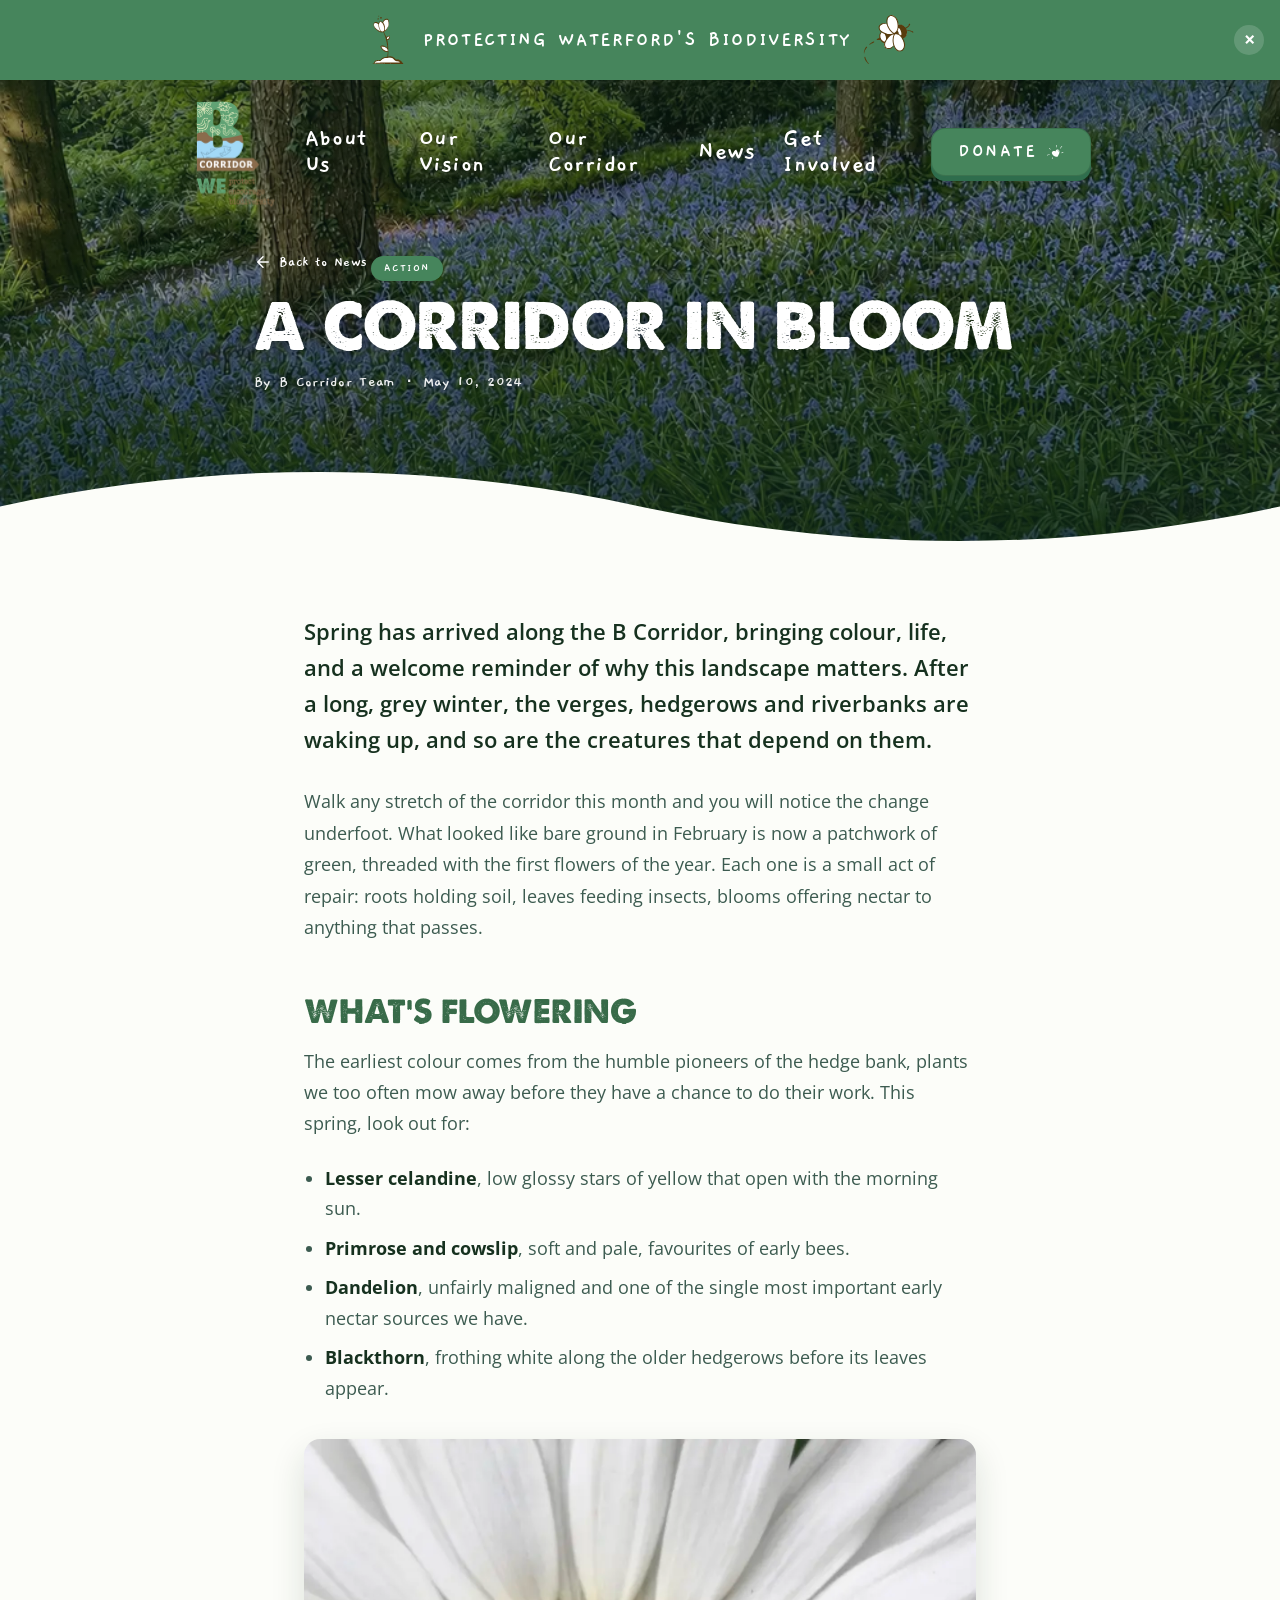
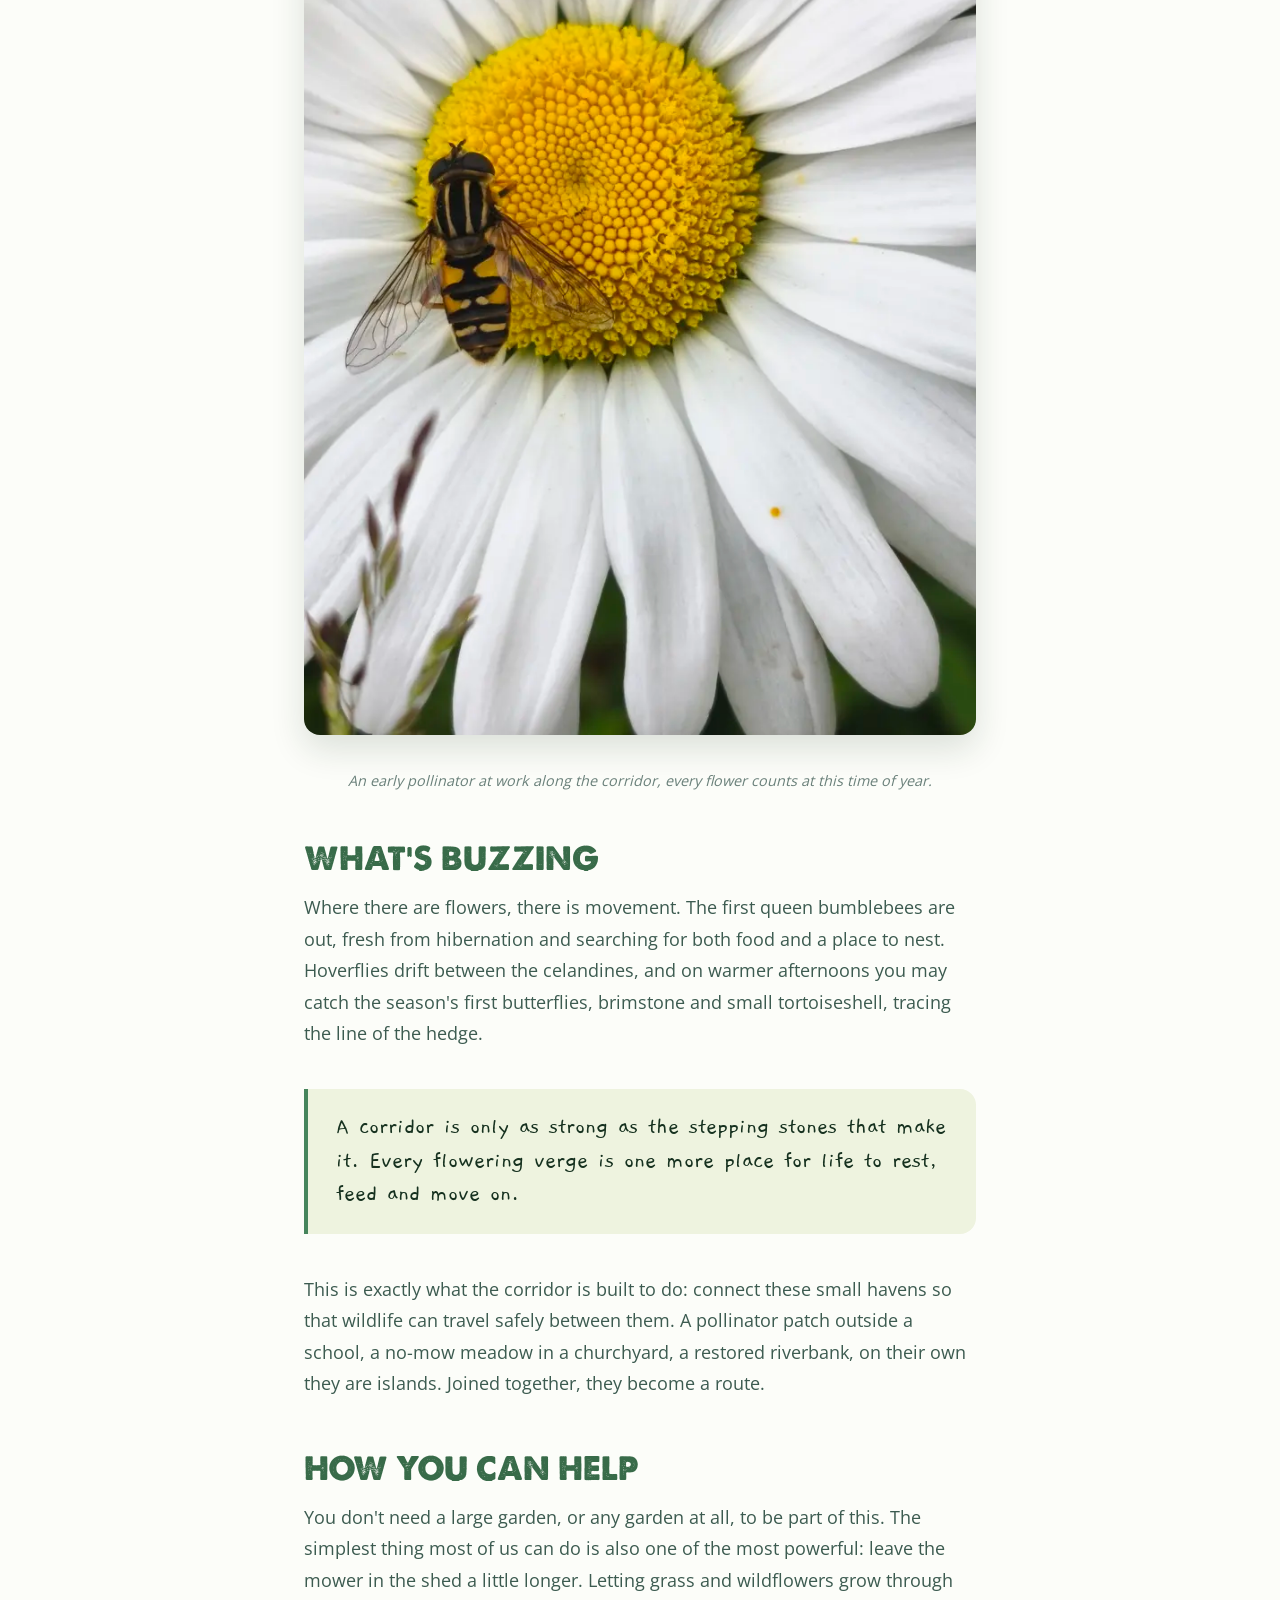
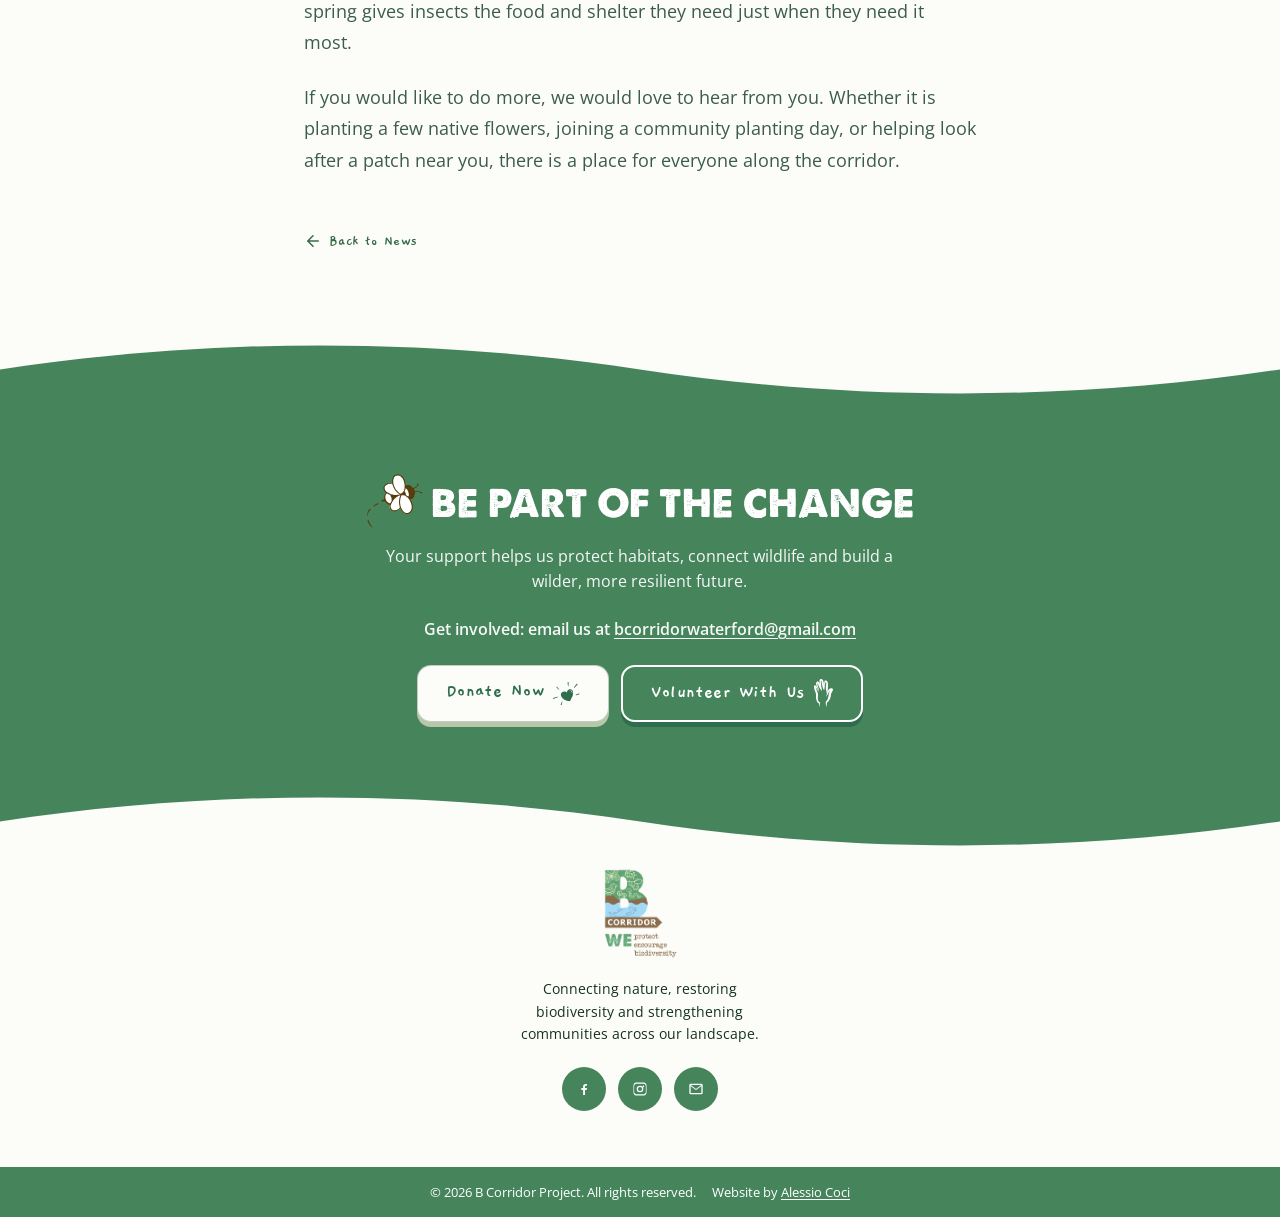
<file: article.html>
<!DOCTYPE html>
<html lang="en" class="no-js">
<head>
  <meta charset="UTF-8" />
  <meta name="viewport" content="width=device-width, initial-scale=1.0" />
  <meta name="description" content="A Corridor in Bloom: spring along the B Corridor, what's flowering, what's buzzing, and how you can help." />
  <meta name="theme-color" content="#46855c" />
  <meta name="color-scheme" content="light" />
  <meta property="og:title" content="A Corridor in Bloom" />
  <meta property="og:description" content="Spring along the B Corridor: what's flowering, what's buzzing, and how you can help." />
  <meta property="og:type" content="article" />
  <meta property="og:locale" content="en_IE" />
  <meta property="og:url" content="https://bcorridorwaterford.com/article.html" />
  <meta property="og:image" content="https://bcorridorwaterford.com/assets/plants-meadows.webp" />
  <meta property="og:image:width" content="1200" />
  <meta property="og:image:height" content="630" />
  <meta name="twitter:card" content="summary_large_image" />
  <meta name="twitter:image" content="https://bcorridorwaterford.com/assets/plants-meadows.webp" />
  <link rel="canonical" href="https://bcorridorwaterford.com/article.html" />
  <title>A Corridor in Bloom | B Corridor News</title>

  <link rel="icon" type="image/png" sizes="192x192" href="assets/icon-192.png" />
  <link rel="apple-touch-icon" href="assets/apple-touch-icon.png" />
  <link rel="manifest" href="site.webmanifest" />
  <link rel="preload" as="image" href="assets/plants-meadows.webp" fetchpriority="high" />
  <link rel="preload" as="font" type="font/woff2" crossorigin href="assets/fonts/display-heading.woff2" />
  <link rel="preload" as="font" type="font/woff2" crossorigin href="assets/fonts/gaegu-400-latin.woff2" />
  <link rel="preload" as="font" type="font/woff2" crossorigin href="assets/fonts/gaegu-700-latin.woff2" />
  <link rel="preload" as="font" type="font/woff2" crossorigin href="assets/fonts/open-sans-400-latin.woff2" />
  <link rel="stylesheet" href="styles.css" />
  <link rel="stylesheet" href="article.css" />

  <script>document.documentElement.classList.replace("no-js", "js");</script>
</head>

<body class="article-page">
  <a class="skip-link" href="#main-content">Skip to main content</a>

<header class="site-header" id="top">
    <div class="announce" role="status" aria-live="polite">
      <span class="announce-content">
        <img class="announce-icon announce-icon--plant" src="assets/announce-plant.svg" alt="" aria-hidden="true" />
        <span>Protecting Waterford's biodiversity</span>
        <img class="announce-icon announce-icon--art" src="assets/bee.svg" alt="" aria-hidden="true" />
      </span>
      <button class="announce-close" type="button" aria-label="Close announcement">&times;</button>
    </div>

    <div class="navbar">
      <a class="brand" href="index.html" aria-label="B Corridor home">
        <img class="brand-logo brand-logo--full" src="assets/logo-nav.png" alt="B Corridor" width="185" height="220" />
      </a>

      <nav class="nav-links" id="primary-navigation" aria-label="Primary navigation">
        <a href="index.html#about">About Us</a>
        <a href="index.html#work">Our Vision</a>
        <a href="index.html#wildlife">Our Corridor</a>
        <a class="is-active" href="news.html" aria-current="page">News</a>
        <a href="index.html#get-involved">Get Involved</a>
        <a class="nav-donate-link" href="https://www.idonate.ie/donate/cause/bcorridorwaterford">Donate</a>
      </nav>

      <a class="btn btn--donate" href="https://www.idonate.ie/donate/cause/bcorridorwaterford">
        <span class="donate-label">Donate</span><span class="donate-heart" aria-hidden="true"><svg viewBox="0 0 340 300" fill="currentColor" xmlns="http://www.w3.org/2000/svg" focusable="false"><path d="M303.246 22.7744C303.337 22.8968 303.596 23.3098 303.672 23.2792C305.328 22.6368 306.408 24.1051 307.791 24.4263C309.676 24.8699 311.393 28.5867 311.074 30.5904C310.648 33.3436 308.855 35.1485 307.031 36.984C305.906 38.1159 304.888 39.3548 303.778 40.502C302.972 41.3432 302.076 42.0927 301.24 42.9187C299.583 44.54 297.896 46.1307 296.3 47.8285C295.007 49.2051 293.867 50.75 292.591 52.1419C291.071 53.7938 289.414 55.3081 287.894 56.96C287.255 57.6483 286.906 58.5813 286.283 59.3002C284.185 61.7169 282.133 64.2101 279.838 66.4126C277.466 68.6917 275.536 71.3378 273.332 73.7545C272.086 75.1158 270.733 76.4771 268.605 76.4771C267.419 76.4771 266.948 75.8959 267.024 74.8711C267.1 73.8463 267.343 72.8368 267.602 71.8426C267.921 70.5883 268.65 69.5023 269.182 68.3399C270.474 65.4949 271.979 62.7264 273.545 60.0191C274.487 58.3978 275.81 57.0059 276.798 55.4151C278.029 53.4114 279.108 51.3006 280.248 49.2357C280.385 48.9757 280.507 48.6851 280.689 48.4862C283.79 45.1977 285.827 41.1138 288.639 37.5958C290.402 35.378 292.408 33.3589 294.339 31.2787C296.147 29.3209 297.972 27.3784 299.872 25.5123C300.86 24.5334 302.045 23.738 303.246 22.7744ZM287.559 49.9546C287.331 49.7558 287.179 49.5263 287.012 49.5263C286.875 49.5263 286.602 49.7864 286.617 49.9087C286.632 50.077 286.86 50.3064 287.027 50.337C287.164 50.3523 287.347 50.1229 287.559 49.9546Z"></path><path d="M67.2182 188.302C66.9294 189.633 66.139 190.137 65.2422 190.535C62.4454 191.789 59.6485 193.074 56.8517 194.328C53.4621 195.843 50.1636 197.709 46.6372 198.764C43.6732 199.651 41.0435 201.15 38.2011 202.175C37.5019 202.42 36.7571 202.833 35.7387 202.588C35.0091 202.42 34.0211 203.445 33.1395 203.903C31.8018 204.592 30.4794 205.326 29.1114 205.922C26.7858 206.932 24.4754 208.033 22.0585 208.737C19.3225 209.532 16.8905 210.909 14.3673 212.117C12.1632 213.172 9.83761 213.616 7.43598 213.693C5.83996 213.754 4.30475 213.968 2.76953 213.004C0.687108 211.719 -0.680907 209.073 0.352704 206.886C1.23431 205.035 2.19192 203.108 4.79115 202.833C6.81277 202.619 8.7888 201.961 10.7496 201.38C11.8592 201.058 12.8624 200.385 13.9721 200.079C17.3161 199.131 20.6601 197.831 24.065 197.51C26.7706 197.25 28.8074 195.46 31.4218 195.261C32.5467 195.17 33.6867 194.925 34.7811 194.619C39.4171 193.349 44.0076 191.973 48.6436 190.749C51.9725 189.862 55.3469 189.128 58.7061 188.378C60.3934 188.011 62.111 187.751 63.8286 187.491C65.0142 187.323 66.1086 187.583 67.2182 188.302Z"></path><path d="M112.258 279.265C112.394 279.632 112.774 280.106 112.668 280.427C112.045 282.446 111.239 284.42 110.677 286.439C110.206 288.121 109.81 289.85 109.689 291.593C109.521 293.796 108.533 295.692 107.697 297.62C107.363 298.384 106.557 298.889 105.493 299.119C104.384 299.348 103.411 299.929 102.134 299.99C99.8238 300.113 98.471 299.027 97.2246 297.39C95.5981 295.295 95.7349 293.016 96.5558 290.706C97.027 289.406 97.6958 288.182 98.2734 286.928C99.3526 284.527 100.447 282.125 101.496 279.709C101.891 278.791 102.21 277.812 102.469 276.833C103.274 273.682 104.87 270.868 105.995 267.839C107.713 263.235 109.613 258.677 111.011 253.981C111.528 252.222 112.47 250.861 113.337 249.408C114.614 247.282 117.091 247.527 118.186 249.821C118.535 250.571 118.687 251.534 118.611 252.36C118.398 254.853 118.079 257.346 117.699 259.824C117.486 261.247 117.061 262.623 116.757 264.031C116.529 265.132 116.392 266.248 116.164 267.334C115.906 268.482 116.134 269.797 114.826 270.608C114.386 270.883 114.051 271.847 114.158 272.397C114.477 274.065 113.762 275.563 113.55 277.139C113.458 277.843 112.774 278.47 112.288 279.25L112.258 279.265Z"></path><path d="M325.638 146.117C326.322 145.964 327.021 145.826 327.705 145.658C330.122 145.046 333.816 146.438 335.062 148.457C336.384 150.583 335.655 154.361 334.028 156.227C332.584 157.879 330.684 158.2 328.875 158.491C326.276 158.904 324.027 160.005 321.716 161.076C320.348 161.703 319.102 162.82 317.415 162.101C317.263 162.04 316.989 162.162 316.791 162.254C314.648 163.248 312.14 163.294 310.164 164.778C309.951 164.946 309.617 164.992 309.328 165.007C307.838 165.114 306.516 165.68 305.178 166.292C301.424 168.02 297.366 168.693 293.353 169.473C292.274 169.687 291.179 169.473 290.328 168.556C288.595 166.674 288.808 164.518 291.149 163.202C292.745 162.315 294.356 161.489 295.678 160.204C295.982 159.914 296.393 159.638 296.803 159.547C298.582 159.134 299.858 157.91 301.302 156.916C302.549 156.059 303.902 155.31 305.3 154.713C308.021 153.535 310.863 152.633 313.523 151.363C316.913 149.757 320.166 147.861 323.525 146.148C324.118 145.842 324.893 145.888 325.577 145.765C325.607 145.872 325.623 145.995 325.653 146.102L325.638 146.117Z"></path><path d="M196.998 52.8143C196.025 53.7167 194.946 53.4108 193.989 52.5696C193.061 51.7589 192.332 50.7953 191.8 49.6022C189.869 45.1971 189.109 40.4861 188.167 35.8515C187.407 32.0888 187.437 28.1884 186.92 24.3645C186.328 20.0053 185.841 15.6767 186.297 11.2716C186.358 10.6444 186.054 9.98673 185.887 9.34431C185.005 6.16284 186.145 3.59318 188.364 1.40592C189.839 -0.0624531 193.183 -0.444842 194.946 0.564665C196.481 1.45181 198.336 5.36747 198.229 7.12646C198.093 9.08429 198.108 11.0727 198.123 13.0305C198.123 14.1165 198.397 15.2178 198.26 16.2885C198.017 18.0016 198.032 19.6535 198.351 21.336C198.457 21.902 198.442 22.5444 198.275 23.095C197.165 26.7354 197.272 30.4369 197.545 34.169C197.606 34.9032 197.637 35.6986 197.393 36.3563C196.375 39.1554 197.074 42.0003 197.029 44.8147C196.983 47.4455 197.029 50.0764 197.029 52.8296L196.998 52.8143Z"></path><path d="M62.1433 86.4801C61.2921 86.526 60.7297 85.9141 60.0305 84.874C58.9209 83.2221 57.264 81.922 55.82 80.4995C54.3912 79.077 52.9624 77.6698 51.5032 76.2779C50.7432 75.559 49.968 74.8555 49.1168 74.2742C48.5088 73.8612 48.0832 73.433 47.7031 72.7447C46.6087 70.7715 45.3167 68.9208 44.1159 67.0088C43.8879 66.6417 43.4927 66.2746 43.4927 65.8923C43.4319 64.0874 43.7967 62.2366 44.9823 60.9824C46.3047 59.5752 48.2808 58.7186 50.1656 59.6517C51.6856 60.4164 53.4336 60.86 54.4216 62.7414C56.6864 66.9935 59.3617 71.0622 62.5233 74.6719C65.8977 78.5111 68.1322 83.2527 72.069 86.6177C73.817 88.1014 75.2002 89.8451 76.4923 91.7265C77.7691 93.5772 79.4867 95.1068 81.2955 97.0799C81.2043 97.2634 81.0371 98.2882 80.5963 98.4106C79.5323 98.7165 78.2707 98.8848 77.2219 98.6094C75.9299 98.2576 74.5618 97.5999 73.6042 96.6822C71.8106 94.9844 69.5306 93.9596 67.8282 92.1394C66.5058 90.7169 64.9249 89.5392 63.4961 88.2238C63.0705 87.8261 62.7665 87.2907 62.1585 86.4801H62.1433ZM44.9063 64.2097C44.7391 64.3933 44.6175 64.5157 44.4959 64.6533C44.6327 64.7757 44.7695 64.9745 44.9215 64.9898C45.0431 64.9898 45.1951 64.791 45.3319 64.6839C45.2103 64.5463 45.0735 64.3933 44.9063 64.2097Z"></path><path d="M176.705 132.24C176.959 130.862 177.39 129.748 177.322 128.667C177.11 125.382 178.335 122.449 179.355 119.449C179.601 118.728 179.907 118.029 180.125 117.303C180.363 116.499 180.737 115.85 181.329 115.2C182.05 114.406 182.383 113.283 182.987 112.366C184.131 110.633 185.328 108.932 186.546 107.25C186.749 106.97 187.155 106.728 187.499 106.677C187.95 106.609 188.091 106.502 188.229 106.033C188.375 105.542 188.874 104.762 189.181 104.777C190.197 104.831 189.687 103.127 190.811 103.527C190.843 103.294 190.886 103.062 190.91 102.829C191.013 101.902 191.167 101.035 192.449 101.186C192.564 101.2 192.754 101.153 192.8 101.073C193.947 99.1102 196.221 98.7154 197.972 97.7761C200.085 96.6407 201.958 94.7451 204.6 94.6831C206.354 93.4025 208.467 93.444 210.471 93.1223C212.542 92.7906 214.637 92.596 216.721 92.3195C217.225 92.2545 217.717 92.0521 218.221 92.0171C218.972 91.9632 219.732 91.9579 220.486 92.0072C221.417 92.0664 222.345 92.1901 223.27 92.3151C223.581 92.3585 223.933 92.424 224.175 92.6007C226.314 94.1573 228.946 94.3378 231.372 95.0161C234.899 96.0016 237.945 97.6748 240.641 100.063C240.83 100.229 241.028 100.429 241.258 100.502C243.29 101.145 244.006 102.949 244.989 104.544C245.642 105.605 246.436 106.581 247.156 107.6C247.515 108.107 247.935 108.593 248.202 109.149C249.434 111.702 250.64 114.265 251.813 116.844C252.065 117.398 252.215 118.016 252.324 118.622C252.622 120.303 252.816 121.999 253.159 123.671C253.501 125.328 254.09 126.947 253.581 128.673C253.547 128.786 253.533 128.922 253.568 129.029C254.866 132.989 254.511 137.177 255.16 141.232C255.351 142.414 254.907 143.709 254.722 144.946C254.626 145.571 254.381 146.18 254.334 146.806C254.193 148.689 254.059 150.573 254.035 152.457C254.018 153.887 253.674 155.205 253.038 156.468C252.953 156.638 252.839 156.821 252.83 157.004C252.743 159.252 252.703 161.504 252.581 163.75C252.506 165.115 252.306 166.477 252.166 167.836C249.938 169.215 250.641 171.704 249.881 173.641C249.255 175.241 248.456 176.77 247.799 178.359C247.125 179.992 246.731 181.773 245.842 183.275C244.68 185.236 244.621 187.735 242.742 189.315C242.65 189.393 242.586 189.518 242.539 189.636C241.601 191.892 240.635 194.139 239.745 196.412C239.303 197.545 238.796 198.582 237.896 199.464C236.893 200.448 236.025 201.561 235.766 203.031C235.681 203.51 235.337 203.942 235.111 204.399C233.983 206.668 232.843 208.916 232.456 211.479C232.354 212.151 231.606 212.735 231.148 213.351C230.7 213.952 229.909 214.514 229.843 215.147C229.558 217.867 227.758 219.971 226.976 222.488C226.585 223.748 225.657 224.865 225.209 226.179C225.013 226.756 224.381 227.174 223.998 227.706C223.326 228.643 222.38 229.381 222.361 230.752C222.351 231.417 221.841 232.384 221.28 232.676C220.182 233.245 220.199 234.218 219.735 235.075C218.73 236.941 217.502 238.762 216.049 240.309C214.474 241.988 212.206 242.649 210.05 243.408C209 243.777 208.657 242.449 207.714 242.708C207.515 242.762 207.222 242.331 206.962 242.322C205.648 242.268 204.326 242.202 203.017 242.289C201.765 242.373 200.526 242.71 199.272 242.799C198.393 242.863 197.456 242.839 196.621 242.599C194.608 242.017 192.564 242.66 190.57 242.347C189.421 242.165 188.309 241.758 187.186 241.44C186.941 241.369 186.722 241.195 186.476 241.15C183.721 240.645 180.969 240.105 178.202 239.682C176.639 239.443 175.216 239.182 173.854 238.171C172.791 237.383 171.23 237.262 169.903 236.821C168.124 236.228 166.317 235.693 164.589 234.973C163.752 234.625 163.134 233.771 162.301 233.403C160.338 232.533 158.305 231.824 156.302 231.043C154.991 230.532 153.679 230.022 152.38 229.492C152.154 229.399 151.948 229.228 151.773 229.049C150.683 227.957 149.317 227.422 147.919 226.797C145.891 225.887 144.208 224.216 142.17 223.329C140.375 222.547 139.176 221.353 138.103 219.873C138.033 219.776 137.884 219.617 137.824 219.639C136.339 220.126 136.084 218.751 135.368 218.071C135.044 217.764 134.734 217.422 134.36 217.192C131.546 215.464 129.326 213.025 126.748 211.013C126.7 210.974 126.68 210.888 126.627 210.867C124.059 209.893 122.931 207.552 121.439 205.546C121.029 204.993 120.508 204.496 119.957 204.085C118.886 203.281 117.923 202.445 117.372 201.163C117.118 200.572 116.492 200.151 116.106 199.601C115.326 198.481 114.614 197.318 113.835 196.199C113.524 195.752 113.184 195.256 112.733 194.991C111.784 194.43 111.325 193.597 110.933 192.631C110.231 190.896 109.612 189.101 108.059 187.857C107.776 187.631 107.517 187.263 107.444 186.92C106.843 184.079 105.109 181.71 104.119 179.004C102.836 175.498 101.959 171.963 101.301 168.329C101.27 168.161 101.114 168.013 101.016 167.858C99.68 165.765 99.7006 163.407 99.897 161.086C100.18 157.754 100.594 154.427 101.085 151.116C101.258 149.939 101.913 148.84 102.198 147.671C102.701 145.6 103.801 143.872 105.058 142.19C105.609 141.458 105.956 140.58 106.413 139.777C107.838 137.287 110.671 136.292 112.47 134.184C113.411 133.085 114.421 132.029 115.504 131.068C116.256 130.401 117.184 129.927 118.031 129.363C118.298 129.187 118.641 129.061 118.812 128.816C119.907 127.249 121.704 127.201 123.285 126.672C123.732 126.523 124.241 126.273 124.509 125.914C125.319 124.825 126.373 124.272 127.694 124.158C128.587 124.082 129.399 123.991 130.137 123.287C130.573 122.87 131.409 122.844 132.079 122.704C132.619 122.592 133.227 122.695 133.723 122.495C135.943 121.608 138.213 121.656 140.516 121.897C141.018 121.949 141.604 122.063 142.024 121.872C143.601 121.157 145.24 121.503 146.832 121.522C148.526 121.541 150.228 121.789 151.899 122.075C154.475 122.515 157.067 122.935 159.574 123.632C161.195 124.081 162.674 125.028 164.231 125.725C166.839 126.893 169.48 127.985 172.056 129.218C173.125 129.727 174.062 130.513 175.057 131.169C175.513 131.469 175.974 131.768 176.706 132.244L176.705 132.24ZM241.826 141.477C244.301 138.071 245.649 134.679 244.475 130.591C243.365 126.73 242.218 122.894 240.496 119.261C239.93 118.063 239.272 116.873 238.458 115.833C235.721 112.343 232.123 110.296 227.713 109.372C221.126 107.996 215.259 109.69 209.705 113.078C208.003 114.119 207.266 115.838 206.968 117.726C206.904 118.13 207.131 118.574 207.224 119.004C207.76 118.665 207.962 118.36 208.058 118.026C208.477 116.561 209.436 115.519 210.814 115.015C215.56 113.279 220.355 111.88 225.439 113.626C230.001 115.193 233.76 117.671 235.274 122.482C236.416 126.119 237.372 129.815 238.332 133.503C239.052 136.266 239.606 139.079 241.826 141.477Z"></path></svg></span>
      </a>
      <button class="mobile-menu" type="button" aria-label="Open menu" aria-controls="primary-navigation" aria-expanded="false"><span></span></button>
    </div>
  </header>

  <main id="main-content" tabindex="-1">
    <article class="article">

      <!-- ───────────── ARTICLE HERO ───────────── -->
      <header class="article-hero" aria-label="A Corridor in Bloom">
        <div class="article-hero__inner">
          <a class="article-back" href="news.html"><svg viewBox="0 0 24 24" fill="none" stroke="currentColor" stroke-width="2" stroke-linecap="round" stroke-linejoin="round" aria-hidden="true"><path d="M19 12H6M12 5l-7 7 7 7"/></svg>Back to News</a>
          <span class="article-tag">Action</span>
          <h1>A Corridor in Bloom</h1>
          <p class="article-meta">By B Corridor Team <span class="article-meta__dot" aria-hidden="true">&middot;</span> <time datetime="2024-05-10">May 10, 2024</time></p>
        </div>
        <div class="hero-wave" aria-hidden="true">
          <svg viewBox="0 0 1440 150" preserveAspectRatio="none" focusable="false">
            <path d="M0 80 C 240 20 480 20 720 80 C 960 140 1200 140 1440 80 L1440 150 L0 150 Z"></path>
          </svg>
        </div>
      </header>

      <!-- ───────────── ARTICLE BODY ───────────── -->
      <div class="article-body">
        <p class="article-lede">Spring has arrived along the B Corridor, bringing colour, life, and a welcome reminder of why this landscape matters. After a long, grey winter, the verges, hedgerows and riverbanks are waking up, and so are the creatures that depend on them.</p>

        <p>Walk any stretch of the corridor this month and you will notice the change underfoot. What looked like bare ground in February is now a patchwork of green, threaded with the first flowers of the year. Each one is a small act of repair: roots holding soil, leaves feeding insects, blooms offering nectar to anything that passes.</p>

        <h2>What's flowering</h2>
        <p>The earliest colour comes from the humble pioneers of the hedge bank, plants we too often mow away before they have a chance to do their work. This spring, look out for:</p>
        <ul>
          <li><strong>Lesser celandine</strong>, low glossy stars of yellow that open with the morning sun.</li>
          <li><strong>Primrose and cowslip</strong>, soft and pale, favourites of early bees.</li>
          <li><strong>Dandelion</strong>, unfairly maligned and one of the single most important early nectar sources we have.</li>
          <li><strong>Blackthorn</strong>, frothing white along the older hedgerows before its leaves appear.</li>
        </ul>

        <figure class="article-figure">
          <img src="assets/pollinator-photo.webp" alt="A pollinator visiting an early spring flower" loading="lazy" onerror="this.onerror=null;this.src='assets/placeholder.svg'" />
          <figcaption>An early pollinator at work along the corridor, every flower counts at this time of year.</figcaption>
        </figure>

        <h2>What's buzzing</h2>
        <p>Where there are flowers, there is movement. The first queen bumblebees are out, fresh from hibernation and searching for both food and a place to nest. Hoverflies drift between the celandines, and on warmer afternoons you may catch the season's first butterflies, brimstone and small tortoiseshell, tracing the line of the hedge.</p>

        <blockquote class="article-quote">
          <p>A corridor is only as strong as the stepping stones that make it. Every flowering verge is one more place for life to rest, feed and move on.</p>
        </blockquote>

        <p>This is exactly what the corridor is built to do: connect these small havens so that wildlife can travel safely between them. A pollinator patch outside a school, a no-mow meadow in a churchyard, a restored riverbank, on their own they are islands. Joined together, they become a route.</p>

        <h2>How you can help</h2>
        <p>You don't need a large garden, or any garden at all, to be part of this. The simplest thing most of us can do is also one of the most powerful: leave the mower in the shed a little longer. Letting grass and wildflowers grow through spring gives insects the food and shelter they need just when they need it most.</p>
        <p>If you would like to do more, we would love to hear from you. Whether it is planting a few native flowers, joining a community planting day, or helping look after a patch near you, there is a place for everyone along the corridor.</p>

        <a class="article-back article-back--bottom" href="news.html"><svg viewBox="0 0 24 24" fill="none" stroke="currentColor" stroke-width="2" stroke-linecap="round" stroke-linejoin="round" aria-hidden="true"><path d="M19 12H6M12 5l-7 7 7 7"/></svg>Back to News</a>
      </div>
    </article>

<section class="cta-section" id="get-involved" aria-label="Be part of the change">
      <div class="section-wave" aria-hidden="true">
        <svg viewBox="0 0 1440 120" preserveAspectRatio="none" focusable="false">
          <path d="M0 60 C 240 10 480 10 720 60 C 960 110 1200 110 1440 60 L1440 0 L0 0 Z"></path>
        </svg>
      </div>

      <span class="anchor-target" id="donate" aria-hidden="true"></span>
      <span class="anchor-target" id="volunteer" aria-hidden="true"></span>
      <span class="anchor-target" id="schools" aria-hidden="true"></span>

      <div class="cta-inner">
        <div class="cta-content">
          <h2><img class="cta-bee" src="assets/bee.svg" alt="" aria-hidden="true" />Be Part of the Change</h2>
          <p>Your support helps us protect habitats, connect wildlife and build a wilder, more resilient future.</p>
          <p class="cta-email">Get involved: email us at <a href="mailto:bcorridorwaterford@gmail.com">bcorridorwaterford@gmail.com</a></p>
          <div class="cta-actions">
            <a class="btn btn--cta-solid" href="https://www.idonate.ie/donate/cause/bcorridorwaterford"><span class="donate-label">Donate Now</span><span class="donate-heart" aria-hidden="true"><svg viewBox="0 0 340 300" fill="currentColor" xmlns="http://www.w3.org/2000/svg" focusable="false"><path d="M303.246 22.7744C303.337 22.8968 303.596 23.3098 303.672 23.2792C305.328 22.6368 306.408 24.1051 307.791 24.4263C309.676 24.8699 311.393 28.5867 311.074 30.5904C310.648 33.3436 308.855 35.1485 307.031 36.984C305.906 38.1159 304.888 39.3548 303.778 40.502C302.972 41.3432 302.076 42.0927 301.24 42.9187C299.583 44.54 297.896 46.1307 296.3 47.8285C295.007 49.2051 293.867 50.75 292.591 52.1419C291.071 53.7938 289.414 55.3081 287.894 56.96C287.255 57.6483 286.906 58.5813 286.283 59.3002C284.185 61.7169 282.133 64.2101 279.838 66.4126C277.466 68.6917 275.536 71.3378 273.332 73.7545C272.086 75.1158 270.733 76.4771 268.605 76.4771C267.419 76.4771 266.948 75.8959 267.024 74.8711C267.1 73.8463 267.343 72.8368 267.602 71.8426C267.921 70.5883 268.65 69.5023 269.182 68.3399C270.474 65.4949 271.979 62.7264 273.545 60.0191C274.487 58.3978 275.81 57.0059 276.798 55.4151C278.029 53.4114 279.108 51.3006 280.248 49.2357C280.385 48.9757 280.507 48.6851 280.689 48.4862C283.79 45.1977 285.827 41.1138 288.639 37.5958C290.402 35.378 292.408 33.3589 294.339 31.2787C296.147 29.3209 297.972 27.3784 299.872 25.5123C300.86 24.5334 302.045 23.738 303.246 22.7744ZM287.559 49.9546C287.331 49.7558 287.179 49.5263 287.012 49.5263C286.875 49.5263 286.602 49.7864 286.617 49.9087C286.632 50.077 286.86 50.3064 287.027 50.337C287.164 50.3523 287.347 50.1229 287.559 49.9546Z"></path><path d="M67.2182 188.302C66.9294 189.633 66.139 190.137 65.2422 190.535C62.4454 191.789 59.6485 193.074 56.8517 194.328C53.4621 195.843 50.1636 197.709 46.6372 198.764C43.6732 199.651 41.0435 201.15 38.2011 202.175C37.5019 202.42 36.7571 202.833 35.7387 202.588C35.0091 202.42 34.0211 203.445 33.1395 203.903C31.8018 204.592 30.4794 205.326 29.1114 205.922C26.7858 206.932 24.4754 208.033 22.0585 208.737C19.3225 209.532 16.8905 210.909 14.3673 212.117C12.1632 213.172 9.83761 213.616 7.43598 213.693C5.83996 213.754 4.30475 213.968 2.76953 213.004C0.687108 211.719 -0.680907 209.073 0.352704 206.886C1.23431 205.035 2.19192 203.108 4.79115 202.833C6.81277 202.619 8.7888 201.961 10.7496 201.38C11.8592 201.058 12.8624 200.385 13.9721 200.079C17.3161 199.131 20.6601 197.831 24.065 197.51C26.7706 197.25 28.8074 195.46 31.4218 195.261C32.5467 195.17 33.6867 194.925 34.7811 194.619C39.4171 193.349 44.0076 191.973 48.6436 190.749C51.9725 189.862 55.3469 189.128 58.7061 188.378C60.3934 188.011 62.111 187.751 63.8286 187.491C65.0142 187.323 66.1086 187.583 67.2182 188.302Z"></path><path d="M112.258 279.265C112.394 279.632 112.774 280.106 112.668 280.427C112.045 282.446 111.239 284.42 110.677 286.439C110.206 288.121 109.81 289.85 109.689 291.593C109.521 293.796 108.533 295.692 107.697 297.62C107.363 298.384 106.557 298.889 105.493 299.119C104.384 299.348 103.411 299.929 102.134 299.99C99.8238 300.113 98.471 299.027 97.2246 297.39C95.5981 295.295 95.7349 293.016 96.5558 290.706C97.027 289.406 97.6958 288.182 98.2734 286.928C99.3526 284.527 100.447 282.125 101.496 279.709C101.891 278.791 102.21 277.812 102.469 276.833C103.274 273.682 104.87 270.868 105.995 267.839C107.713 263.235 109.613 258.677 111.011 253.981C111.528 252.222 112.47 250.861 113.337 249.408C114.614 247.282 117.091 247.527 118.186 249.821C118.535 250.571 118.687 251.534 118.611 252.36C118.398 254.853 118.079 257.346 117.699 259.824C117.486 261.247 117.061 262.623 116.757 264.031C116.529 265.132 116.392 266.248 116.164 267.334C115.906 268.482 116.134 269.797 114.826 270.608C114.386 270.883 114.051 271.847 114.158 272.397C114.477 274.065 113.762 275.563 113.55 277.139C113.458 277.843 112.774 278.47 112.288 279.25L112.258 279.265Z"></path><path d="M325.638 146.117C326.322 145.964 327.021 145.826 327.705 145.658C330.122 145.046 333.816 146.438 335.062 148.457C336.384 150.583 335.655 154.361 334.028 156.227C332.584 157.879 330.684 158.2 328.875 158.491C326.276 158.904 324.027 160.005 321.716 161.076C320.348 161.703 319.102 162.82 317.415 162.101C317.263 162.04 316.989 162.162 316.791 162.254C314.648 163.248 312.14 163.294 310.164 164.778C309.951 164.946 309.617 164.992 309.328 165.007C307.838 165.114 306.516 165.68 305.178 166.292C301.424 168.02 297.366 168.693 293.353 169.473C292.274 169.687 291.179 169.473 290.328 168.556C288.595 166.674 288.808 164.518 291.149 163.202C292.745 162.315 294.356 161.489 295.678 160.204C295.982 159.914 296.393 159.638 296.803 159.547C298.582 159.134 299.858 157.91 301.302 156.916C302.549 156.059 303.902 155.31 305.3 154.713C308.021 153.535 310.863 152.633 313.523 151.363C316.913 149.757 320.166 147.861 323.525 146.148C324.118 145.842 324.893 145.888 325.577 145.765C325.607 145.872 325.623 145.995 325.653 146.102L325.638 146.117Z"></path><path d="M196.998 52.8143C196.025 53.7167 194.946 53.4108 193.989 52.5696C193.061 51.7589 192.332 50.7953 191.8 49.6022C189.869 45.1971 189.109 40.4861 188.167 35.8515C187.407 32.0888 187.437 28.1884 186.92 24.3645C186.328 20.0053 185.841 15.6767 186.297 11.2716C186.358 10.6444 186.054 9.98673 185.887 9.34431C185.005 6.16284 186.145 3.59318 188.364 1.40592C189.839 -0.0624531 193.183 -0.444842 194.946 0.564665C196.481 1.45181 198.336 5.36747 198.229 7.12646C198.093 9.08429 198.108 11.0727 198.123 13.0305C198.123 14.1165 198.397 15.2178 198.26 16.2885C198.017 18.0016 198.032 19.6535 198.351 21.336C198.457 21.902 198.442 22.5444 198.275 23.095C197.165 26.7354 197.272 30.4369 197.545 34.169C197.606 34.9032 197.637 35.6986 197.393 36.3563C196.375 39.1554 197.074 42.0003 197.029 44.8147C196.983 47.4455 197.029 50.0764 197.029 52.8296L196.998 52.8143Z"></path><path d="M62.1433 86.4801C61.2921 86.526 60.7297 85.9141 60.0305 84.874C58.9209 83.2221 57.264 81.922 55.82 80.4995C54.3912 79.077 52.9624 77.6698 51.5032 76.2779C50.7432 75.559 49.968 74.8555 49.1168 74.2742C48.5088 73.8612 48.0832 73.433 47.7031 72.7447C46.6087 70.7715 45.3167 68.9208 44.1159 67.0088C43.8879 66.6417 43.4927 66.2746 43.4927 65.8923C43.4319 64.0874 43.7967 62.2366 44.9823 60.9824C46.3047 59.5752 48.2808 58.7186 50.1656 59.6517C51.6856 60.4164 53.4336 60.86 54.4216 62.7414C56.6864 66.9935 59.3617 71.0622 62.5233 74.6719C65.8977 78.5111 68.1322 83.2527 72.069 86.6177C73.817 88.1014 75.2002 89.8451 76.4923 91.7265C77.7691 93.5772 79.4867 95.1068 81.2955 97.0799C81.2043 97.2634 81.0371 98.2882 80.5963 98.4106C79.5323 98.7165 78.2707 98.8848 77.2219 98.6094C75.9299 98.2576 74.5618 97.5999 73.6042 96.6822C71.8106 94.9844 69.5306 93.9596 67.8282 92.1394C66.5058 90.7169 64.9249 89.5392 63.4961 88.2238C63.0705 87.8261 62.7665 87.2907 62.1585 86.4801H62.1433ZM44.9063 64.2097C44.7391 64.3933 44.6175 64.5157 44.4959 64.6533C44.6327 64.7757 44.7695 64.9745 44.9215 64.9898C45.0431 64.9898 45.1951 64.791 45.3319 64.6839C45.2103 64.5463 45.0735 64.3933 44.9063 64.2097Z"></path><path d="M176.705 132.24C176.959 130.862 177.39 129.748 177.322 128.667C177.11 125.382 178.335 122.449 179.355 119.449C179.601 118.728 179.907 118.029 180.125 117.303C180.363 116.499 180.737 115.85 181.329 115.2C182.05 114.406 182.383 113.283 182.987 112.366C184.131 110.633 185.328 108.932 186.546 107.25C186.749 106.97 187.155 106.728 187.499 106.677C187.95 106.609 188.091 106.502 188.229 106.033C188.375 105.542 188.874 104.762 189.181 104.777C190.197 104.831 189.687 103.127 190.811 103.527C190.843 103.294 190.886 103.062 190.91 102.829C191.013 101.902 191.167 101.035 192.449 101.186C192.564 101.2 192.754 101.153 192.8 101.073C193.947 99.1102 196.221 98.7154 197.972 97.7761C200.085 96.6407 201.958 94.7451 204.6 94.6831C206.354 93.4025 208.467 93.444 210.471 93.1223C212.542 92.7906 214.637 92.596 216.721 92.3195C217.225 92.2545 217.717 92.0521 218.221 92.0171C218.972 91.9632 219.732 91.9579 220.486 92.0072C221.417 92.0664 222.345 92.1901 223.27 92.3151C223.581 92.3585 223.933 92.424 224.175 92.6007C226.314 94.1573 228.946 94.3378 231.372 95.0161C234.899 96.0016 237.945 97.6748 240.641 100.063C240.83 100.229 241.028 100.429 241.258 100.502C243.29 101.145 244.006 102.949 244.989 104.544C245.642 105.605 246.436 106.581 247.156 107.6C247.515 108.107 247.935 108.593 248.202 109.149C249.434 111.702 250.64 114.265 251.813 116.844C252.065 117.398 252.215 118.016 252.324 118.622C252.622 120.303 252.816 121.999 253.159 123.671C253.501 125.328 254.09 126.947 253.581 128.673C253.547 128.786 253.533 128.922 253.568 129.029C254.866 132.989 254.511 137.177 255.16 141.232C255.351 142.414 254.907 143.709 254.722 144.946C254.626 145.571 254.381 146.18 254.334 146.806C254.193 148.689 254.059 150.573 254.035 152.457C254.018 153.887 253.674 155.205 253.038 156.468C252.953 156.638 252.839 156.821 252.83 157.004C252.743 159.252 252.703 161.504 252.581 163.75C252.506 165.115 252.306 166.477 252.166 167.836C249.938 169.215 250.641 171.704 249.881 173.641C249.255 175.241 248.456 176.77 247.799 178.359C247.125 179.992 246.731 181.773 245.842 183.275C244.68 185.236 244.621 187.735 242.742 189.315C242.65 189.393 242.586 189.518 242.539 189.636C241.601 191.892 240.635 194.139 239.745 196.412C239.303 197.545 238.796 198.582 237.896 199.464C236.893 200.448 236.025 201.561 235.766 203.031C235.681 203.51 235.337 203.942 235.111 204.399C233.983 206.668 232.843 208.916 232.456 211.479C232.354 212.151 231.606 212.735 231.148 213.351C230.7 213.952 229.909 214.514 229.843 215.147C229.558 217.867 227.758 219.971 226.976 222.488C226.585 223.748 225.657 224.865 225.209 226.179C225.013 226.756 224.381 227.174 223.998 227.706C223.326 228.643 222.38 229.381 222.361 230.752C222.351 231.417 221.841 232.384 221.28 232.676C220.182 233.245 220.199 234.218 219.735 235.075C218.73 236.941 217.502 238.762 216.049 240.309C214.474 241.988 212.206 242.649 210.05 243.408C209 243.777 208.657 242.449 207.714 242.708C207.515 242.762 207.222 242.331 206.962 242.322C205.648 242.268 204.326 242.202 203.017 242.289C201.765 242.373 200.526 242.71 199.272 242.799C198.393 242.863 197.456 242.839 196.621 242.599C194.608 242.017 192.564 242.66 190.57 242.347C189.421 242.165 188.309 241.758 187.186 241.44C186.941 241.369 186.722 241.195 186.476 241.15C183.721 240.645 180.969 240.105 178.202 239.682C176.639 239.443 175.216 239.182 173.854 238.171C172.791 237.383 171.23 237.262 169.903 236.821C168.124 236.228 166.317 235.693 164.589 234.973C163.752 234.625 163.134 233.771 162.301 233.403C160.338 232.533 158.305 231.824 156.302 231.043C154.991 230.532 153.679 230.022 152.38 229.492C152.154 229.399 151.948 229.228 151.773 229.049C150.683 227.957 149.317 227.422 147.919 226.797C145.891 225.887 144.208 224.216 142.17 223.329C140.375 222.547 139.176 221.353 138.103 219.873C138.033 219.776 137.884 219.617 137.824 219.639C136.339 220.126 136.084 218.751 135.368 218.071C135.044 217.764 134.734 217.422 134.36 217.192C131.546 215.464 129.326 213.025 126.748 211.013C126.7 210.974 126.68 210.888 126.627 210.867C124.059 209.893 122.931 207.552 121.439 205.546C121.029 204.993 120.508 204.496 119.957 204.085C118.886 203.281 117.923 202.445 117.372 201.163C117.118 200.572 116.492 200.151 116.106 199.601C115.326 198.481 114.614 197.318 113.835 196.199C113.524 195.752 113.184 195.256 112.733 194.991C111.784 194.43 111.325 193.597 110.933 192.631C110.231 190.896 109.612 189.101 108.059 187.857C107.776 187.631 107.517 187.263 107.444 186.92C106.843 184.079 105.109 181.71 104.119 179.004C102.836 175.498 101.959 171.963 101.301 168.329C101.27 168.161 101.114 168.013 101.016 167.858C99.68 165.765 99.7006 163.407 99.897 161.086C100.18 157.754 100.594 154.427 101.085 151.116C101.258 149.939 101.913 148.84 102.198 147.671C102.701 145.6 103.801 143.872 105.058 142.19C105.609 141.458 105.956 140.58 106.413 139.777C107.838 137.287 110.671 136.292 112.47 134.184C113.411 133.085 114.421 132.029 115.504 131.068C116.256 130.401 117.184 129.927 118.031 129.363C118.298 129.187 118.641 129.061 118.812 128.816C119.907 127.249 121.704 127.201 123.285 126.672C123.732 126.523 124.241 126.273 124.509 125.914C125.319 124.825 126.373 124.272 127.694 124.158C128.587 124.082 129.399 123.991 130.137 123.287C130.573 122.87 131.409 122.844 132.079 122.704C132.619 122.592 133.227 122.695 133.723 122.495C135.943 121.608 138.213 121.656 140.516 121.897C141.018 121.949 141.604 122.063 142.024 121.872C143.601 121.157 145.24 121.503 146.832 121.522C148.526 121.541 150.228 121.789 151.899 122.075C154.475 122.515 157.067 122.935 159.574 123.632C161.195 124.081 162.674 125.028 164.231 125.725C166.839 126.893 169.48 127.985 172.056 129.218C173.125 129.727 174.062 130.513 175.057 131.169C175.513 131.469 175.974 131.768 176.706 132.244L176.705 132.24ZM241.826 141.477C244.301 138.071 245.649 134.679 244.475 130.591C243.365 126.73 242.218 122.894 240.496 119.261C239.93 118.063 239.272 116.873 238.458 115.833C235.721 112.343 232.123 110.296 227.713 109.372C221.126 107.996 215.259 109.69 209.705 113.078C208.003 114.119 207.266 115.838 206.968 117.726C206.904 118.13 207.131 118.574 207.224 119.004C207.76 118.665 207.962 118.36 208.058 118.026C208.477 116.561 209.436 115.519 210.814 115.015C215.56 113.279 220.355 111.88 225.439 113.626C230.001 115.193 233.76 117.671 235.274 122.482C236.416 126.119 237.372 129.815 238.332 133.503C239.052 136.266 239.606 139.079 241.826 141.477Z"></path></svg></span></a>
            <a class="btn btn--cta-outline" href="mailto:bcorridorwaterford@gmail.com?subject=Volunteering%20with%20B%20Corridor">Volunteer With Us<span class="btn-leaf" aria-hidden="true"><svg viewBox="0 0 99.53 148.45" fill="currentColor" xmlns="http://www.w3.org/2000/svg" focusable="false"><path d="M53.65,57.18c.33-.14.51-.6.65-1.15.37-1.75.33-3.59.32-5.4,0-8.84-1.67-17.54-1.4-26.42.16-2.58.37-5.15.72-7.75.38-2.27.72-4.64,2.26-6.78,1.75-2.55,5.2-3.1,7.84-1.6,4.85,2.85,7.58,8.03,9.09,13.25,1.25,4.05.32,8.67.14,12.71-.34,9.54-1.52,19.16-1.16,28.74-.08,5.34-1,10.6-3.01,15.45-.11.27-.43.4-.7.29-.17-.07-.29-.23-.32-.4-.93-5.07-1.88-9.87-3.18-14.44-3.22-9.98-3.54-20.67-1.71-30.97.5-3.29,1.93-6.32,1.52-9.56-.44-3.14-2.12-6.76-4.26-8.7.36.06.85-.08,1.14-.3.05-.03.08-.09.12-.12.02-.02.02-.07,0-.02-1.32,1.88-1.72,4.84-2.29,7.21-1.12,4.92-1.36,9.43-1.52,14.46-.33,3.72-.4,21.75-3.94,22.48-.6.14-.9-.72-.32-.97h0Z"/><path d="M39.58,58.92c-.18.11-.6-.18-.57-.22-.04-.04-.09-.16-.1-.19l-.06-.14c-.06-.12-.18-.55-.23-.69-2.56-8.93-4.66-18.55-6.63-27.61-.99-4.79-1.95-9.55-2.83-14.43-.52-3.5-1.11-7.29.11-10.85,3.02-8.2,13.76-4.58,17.62,1.02,2.7,3.75,3.05,8.2,3.84,12.42,1.6,8.28,2.47,16.86,2.45,25.27.04,3.55-.08,7.3-.08,10.8-.02,1.02.36,2.11,1.01,2.94.32.38-.1,1-.57.84-1.42-.43-2.57-1.49-3.31-2.79-2.97-5.65-4.58-11.69-6.21-17.76-1.09-4.14-2.58-9.94-3.23-14.12-.67-3.36-.65-7.33-.99-10.63-.12-2.39-1.86-4.05-3.85-4.78.03-.03.35-.13.5-.35.15-.13.07-.21-.02-.01-.83,2.07-.59,4.48-.47,7.21.3,4.77.7,9.64,1.12,14.46.68,8.24,1.53,17.15,2.36,25.4.11.9.27,2.51.45,3.41,0,.01,0,.03,0,0l-.02-.03s-.36-.3-.52-.18c.65-.17.9.84.25,1h0Z"/><path d="M25.52,65.28c-.2.09-.12.11-.14,0-.51-4.02-2.28-7.83-3.64-11.64-1.57-3.99-3.23-7.94-5.04-11.81-1.83-4.15-3.99-7.78-5.36-12.31-1.45-4.76-.67-10.4,2.85-14.19,2.19-2.56,6.35-3.25,9.25-1.23,3.72,2.62,5.56,6.44,7.57,9.96,4.17,7.97,6.4,16.29,8.05,25.02.75,4.34,1.29,8.74,1.24,13.31,0,.3-.25.54-.55.54-.17,0-.33-.09-.43-.22-2.75-3.64-4.99-7.41-7.11-11.2-2.1-3.8-4.04-7.65-5.84-11.54-1.81-3.88-3.33-7.91-4.66-11.79-.85-2.48-1.82-5.15-3.1-7,.4.12.96.11,1.29-.1.31-.25-.23,0-.6.54-3.75,4.77.76,12.62,2.2,18.41,1.06,3.51,6.95,24.49,4.45,26.19-.61.27-1.05-.63-.44-.93h0Z"/><path d="M28.37,146.84c-.47-2.69-.97-6.88-1.28-9.66-.31-3.86-.96-7.78-.49-11.79,0-.12-.07-.04-.07.17,0,.18.07.53.34.88.25.36.7.59.86.65.35.11.05.08-.44.14-.65.02-1.47-.07-2.08-.25-5.48-1.6-9.02-6.63-10.78-11.73-2.1-5.69-3.6-11.57-3.94-17.68-.32-5.56.84-10.97.22-16.42-.38-4.58-1.69-8.02-3.37-12.5C3.88,59.21-.6,49.2.07,38.83c.38-4.01,3.86-6.65,7.65-5,2.47,1.12,4.29,3.25,5.73,4.98,4.62,5.2,4.99,12.49,7.77,18.48,1.29,2.92,2.86,5.71,4.53,8.46-2.58-2.04-4.88-4.4-6.95-6.97-2.14-2.58-3.78-5.67-5.24-8.5-1.93-4.05-4.72-7.16-8.17-9.21-.34-.2-.62-.16-.15-.03,1,.24,2.41-.57,2.78-1.43.11-.26.08-.11.1.03.56,5.51,2.84,11.32,4.95,16.47,2.67,6.63,6.58,14.21,7.54,21.49.63,4.26.55,8.95,0,13.15-.59,4.5-.72,8.69-.11,13.18.37,2.98.91,5.95,1.63,8.88.26.95.71,2.91,1.17,3.78.98,1.94,2.16,3.72,4.06,4.66.01.01.07.03-.04.03.29.11.83,0,2.03.34.55.16,1.36.61,1.86,1.28.84,1.09.92,2.31.68,3.41-1.05,3.44-1.29,7.22-1.95,10.94-.42,2.72-1.03,6.9-1.55,9.6h0Z"/><path d="M64.92,94.09c-.12-6.62,1.45-13.34,3.4-19.61,1.6-4.75,2.79-10.16,5.44-14.46,3.24-5.63,8.63-10.6,15.43-11.5,8.3-1.59,12.98,5.48,8.76,12.7-4.58,7.93-9.28,15.49-9.32,24.81-1.37,10.53-5.68,20.29-11.54,29.07-2.51,3.94-5.86,7.98-10.43,9.85.83-.37,1.64-1.31,1.79-2.21.03-.15.05-.29.06-.42.01-.2,0-.04,0-.07v.07c-.11.68-.19,1.29-.28,1.91-1.14,8.07-2.38,16.22-4.22,24.22-1.32-8.1-2.04-16.34-2.58-24.48-.05-.59-.08-1.55-.11-2.12.01-.89.44-1.96,1.12-2.65.32-.34.6-.54.93-.73,2.69-1.91,3.99-4.43,5.69-7.92,2.66-5.45,5.01-11.16,6.46-17.09.7-2.82,1.38-5.67,1.56-8.5.11-1.61.16-3.38.36-5.06,1.09-9.21,6.46-17.55,11.24-24.8-.29,1.53,1.01,3.65,2.56,3.83.13,0,.06-.04-.1-.05-.39-.03-1.16.02-1.61.08-3.73.22-7.77,4.32-10.05,7.43-.75,1.08-5.14,9.02-5.91,10.35-3.32,5.66-6.28,11.19-8.67,17.35h0Z"/></svg></span></a>
          </div>
        </div>
      </div>
    </section>
  </main>

<footer class="site-footer" role="contentinfo">
    <div class="section-wave" aria-hidden="true">
      <svg viewBox="0 0 1440 120" preserveAspectRatio="none" focusable="false">
        <path d="M0 60 C 240 10 480 10 720 60 C 960 110 1200 110 1440 60 L1440 0 L0 0 Z"></path>
      </svg>
    </div>

    <div class="footer-inner">
      <div class="footer-brand">
        <a class="footer-brand-logo" href="index.html" aria-label="B Corridor home">
          <img src="assets/logo-nav.png" alt="B Corridor" width="185" height="220" />
        </a>
        <p class="footer-tagline">Connecting nature, restoring biodiversity and strengthening communities across our landscape.</p>
        <ul class="footer-socials" aria-label="Social media">
          <li>
            <a href="https://www.facebook.com/people/B-Corridor/61587389275249/" target="_blank" rel="noopener" aria-label="Facebook">
              <svg viewBox="0 0 24 24" aria-hidden="true"><path d="M13.5 21v-7.5h2.5l.4-3h-2.9V8.6c0-.86.24-1.45 1.49-1.45H16.5V4.46c-.26-.04-1.15-.11-2.18-.11-2.16 0-3.64 1.32-3.64 3.74V10.5H8v3h2.68V21h2.82Z"/></svg>
            </a>
          </li>
          <li>
            <a href="https://www.instagram.com/waterfordbcorridor/" target="_blank" rel="noopener" aria-label="Instagram">
              <svg viewBox="0 0 24 24" aria-hidden="true"><path d="M12 2.2c3.2 0 3.58.01 4.85.07 1.17.05 1.8.25 2.23.41.56.22.96.48 1.38.9.42.42.68.82.9 1.38.16.42.36 1.06.41 2.23.06 1.27.07 1.65.07 4.85s-.01 3.58-.07 4.85c-.05 1.17-.25 1.8-.41 2.23a3.7 3.7 0 0 1-.9 1.38c-.42.42-.82.68-1.38.9-.42.16-1.06.36-2.23.41-1.27.06-1.65.07-4.85.07s-3.58-.01-4.85-.07c-1.17-.05-1.8-.25-2.23-.41a3.7 3.7 0 0 1-1.38-.9 3.7 3.7 0 0 1-.9-1.38c-.16-.42-.36-1.06-.41-2.23C2.21 15.58 2.2 15.2 2.2 12s.01-3.58.07-4.85c.05-1.17.25-1.8.41-2.23.22-.56.48-.96.9-1.38.42-.42.82-.68 1.38-.9.42-.16 1.06-.36 2.23-.41C8.42 2.21 8.8 2.2 12 2.2Zm0 1.8c-3.14 0-3.51.01-4.75.07-.95.04-1.46.2-1.8.34-.45.17-.78.38-1.12.72-.34.34-.55.67-.72 1.12-.14.34-.3.85-.34 1.8C3.21 9.29 3.2 9.66 3.2 12s.01 2.71.07 3.95c.04.95.2 1.46.34 1.8.17.45.38.78.72 1.12.34.34.67.55 1.12.72.34.14.85.3 1.8.34 1.24.06 1.61.07 4.75.07s3.51-.01 4.75-.07c.95-.04 1.46-.2 1.8-.34.45-.17.78-.38 1.12-.72.34-.34.55-.67.72-1.12.14-.34.3-.85.34-1.8.06-1.24.07-1.61.07-3.95s-.01-2.71-.07-3.95c-.04-.95-.2-1.46-.34-1.8a3 3 0 0 0-.72-1.12 3 3 0 0 0-1.12-.72c-.34-.14-.85-.3-1.8-.34C15.51 4.01 15.14 4 12 4Zm0 3.05a4.95 4.95 0 1 1 0 9.9 4.95 4.95 0 0 1 0-9.9Zm0 1.8a3.15 3.15 0 1 0 0 6.3 3.15 3.15 0 0 0 0-6.3Zm5.16-1.92a1.16 1.16 0 1 1 0 2.32 1.16 1.16 0 0 1 0-2.32Z"/></svg>
            </a>
          </li>
          <li>
            <a href="mailto:bcorridorwaterford@gmail.com" aria-label="Email">
              <svg viewBox="0 0 24 24" aria-hidden="true"><path d="M4 4h16a2 2 0 0 1 2 2v12a2 2 0 0 1-2 2H4a2 2 0 0 1-2-2V6a2 2 0 0 1 2-2Zm0 1.8.2.15L12 11.9l7.8-5.95.2-.15V6H4v-.2Zm16 1.86-7.39 5.64a1 1 0 0 1-1.22 0L4 7.66V18h16V7.66Z"/></svg>
            </a>
          </li>
        </ul>
      </div>
    </div>

    <div class="footer-legal">
      <div class="footer-legal-inner">
        <p>&copy; 2026 B Corridor Project. All rights reserved.</p>
        <p class="footer-credit">Website by <a href="https://acoci.dev/" target="_blank" rel="noopener">Alessio Coci</a></p>
      </div>
    </div>
  </footer>

  <script src="script.js" defer></script>
</body>
</html>
</file>
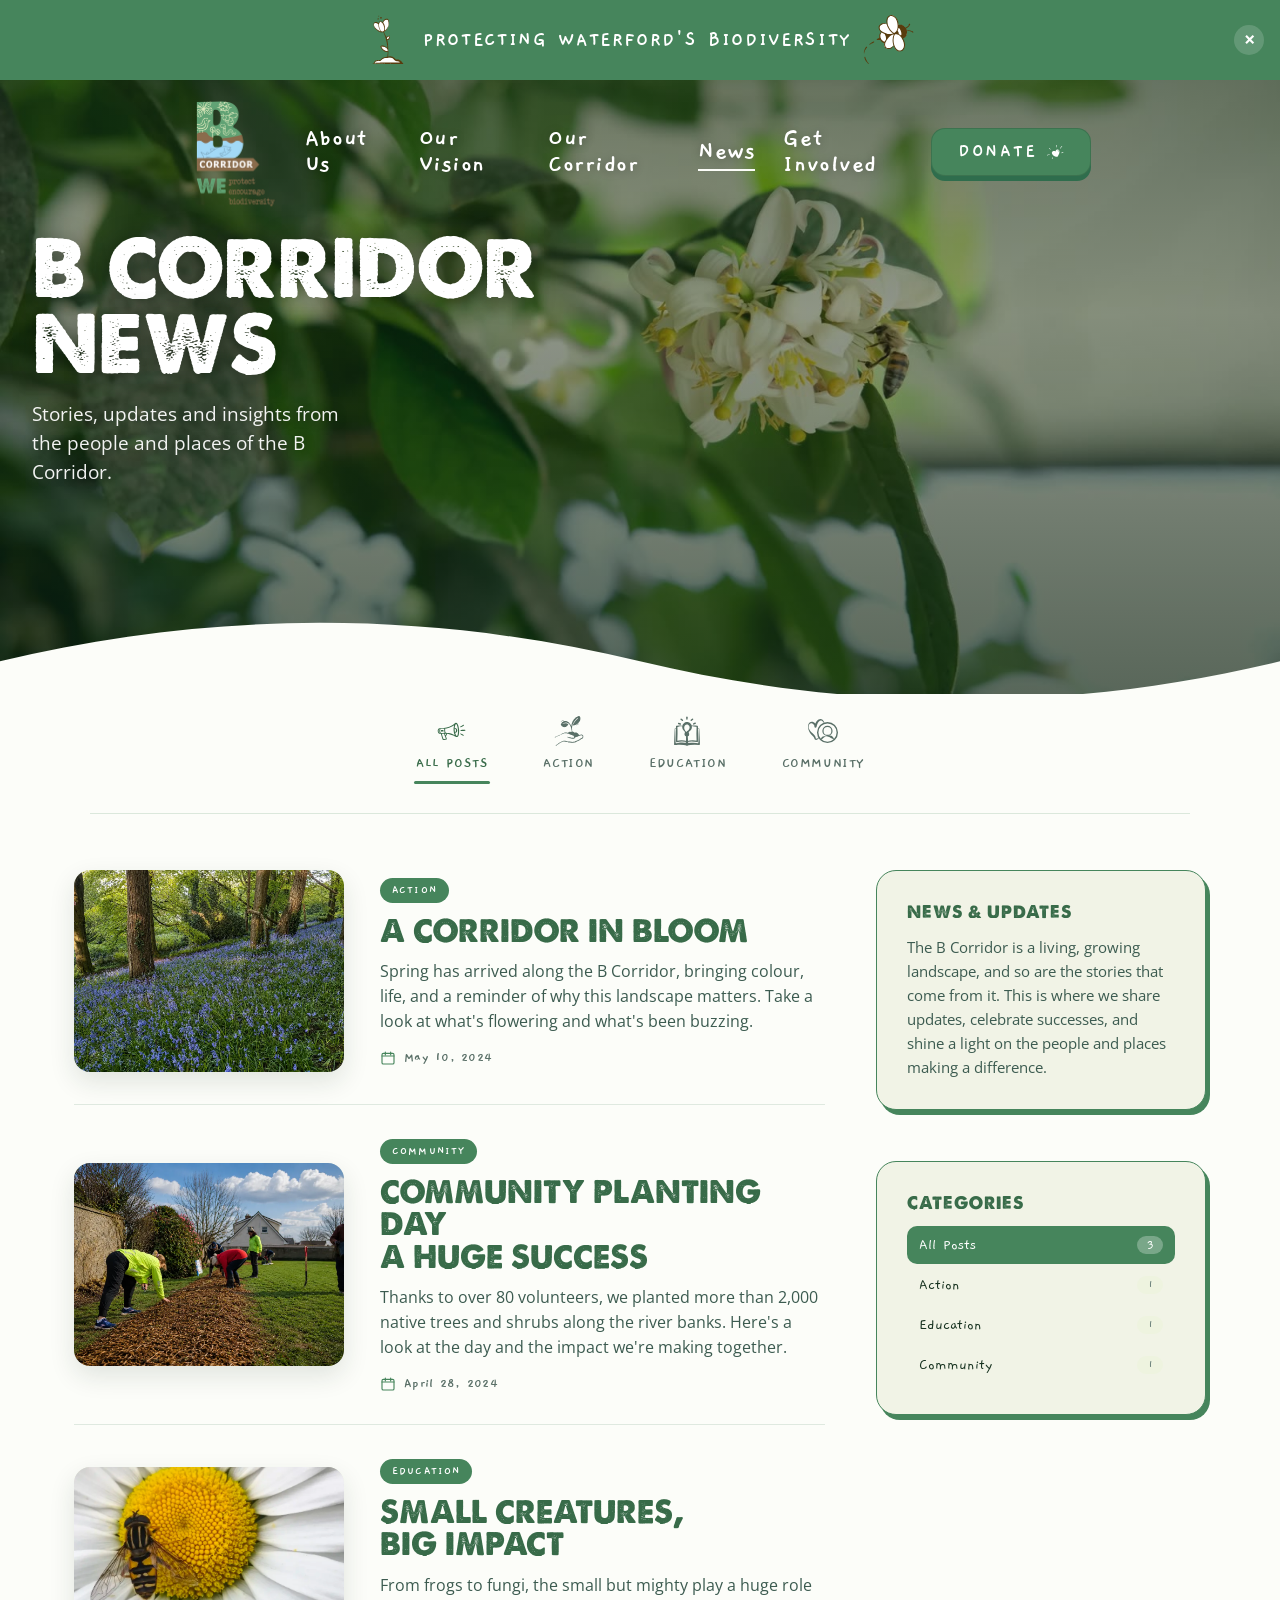
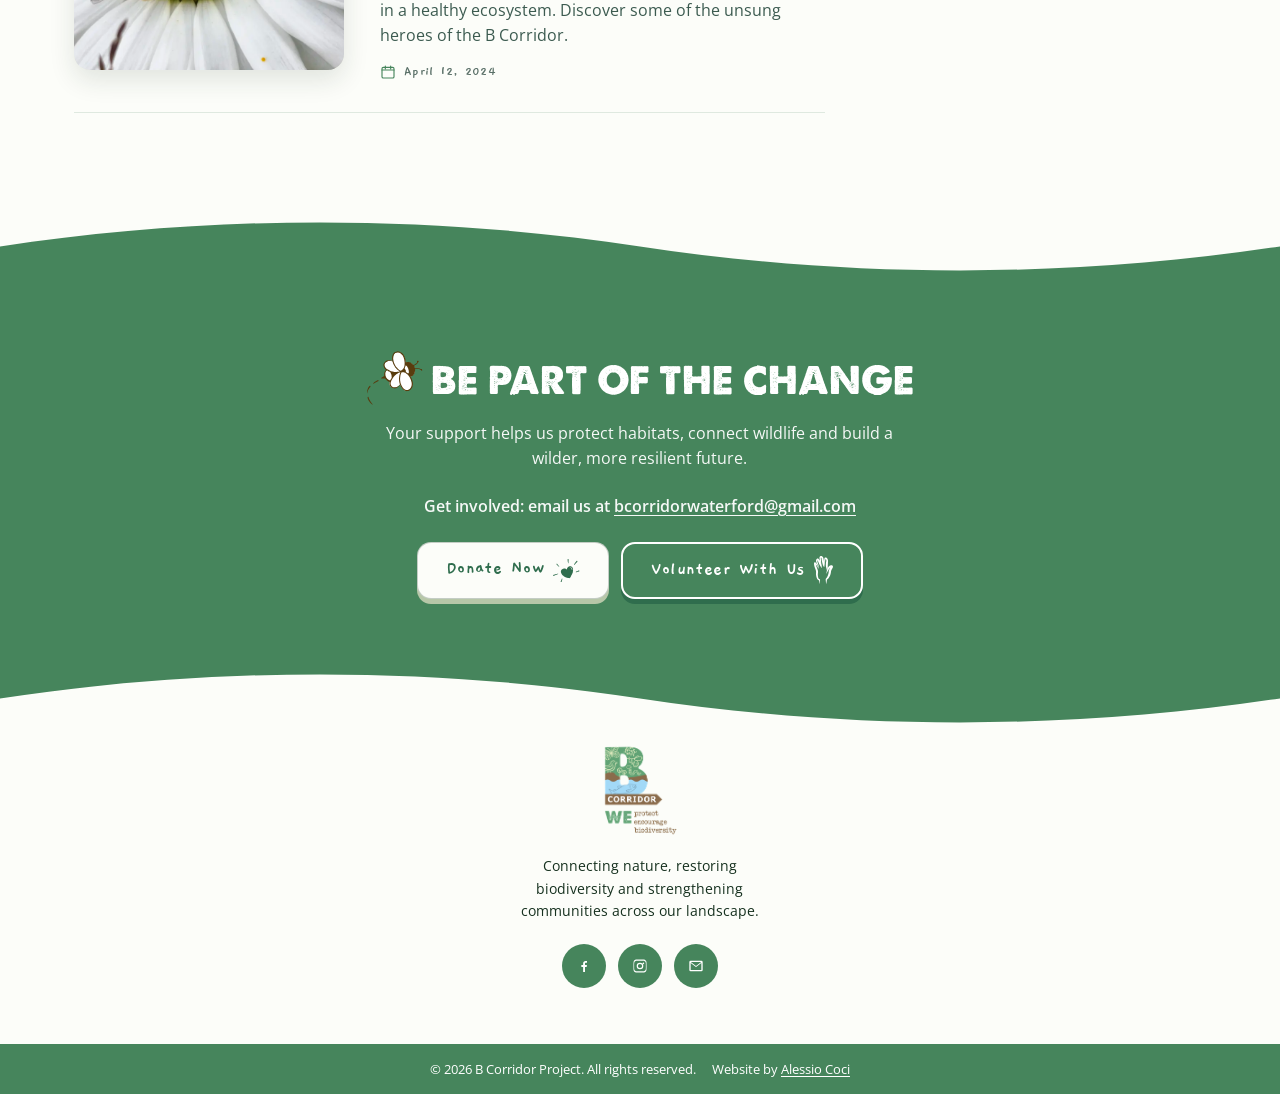
<file: blog.html>
<!DOCTYPE html>
<html lang="en" class="no-js">
<head>
  <meta charset="UTF-8" />
  <meta name="viewport" content="width=device-width, initial-scale=1.0" />
  <meta name="description" content="Stories, updates and insights from the people and places of the B Corridor, a Waterford biodiversity corridor connecting habitats, wildlife and communities." />
  <meta name="theme-color" content="#46855c" />
  <meta name="color-scheme" content="light" />
  <meta property="og:title" content="B Corridor News" />
  <meta property="og:description" content="Stories, updates and insights from the people and places of the B Corridor." />
  <meta property="og:type" content="website" />
  <meta property="og:locale" content="en_IE" />
  <meta property="og:url" content="https://bcorridorwaterford.com/blog.html" />
  <meta property="og:image" content="https://bcorridorwaterford.com/assets/og-image.jpg" />
  <meta property="og:image:width" content="1200" />
  <meta property="og:image:height" content="630" />
  <meta name="twitter:card" content="summary_large_image" />
  <meta name="twitter:image" content="https://bcorridorwaterford.com/assets/og-image.jpg" />
  <link rel="canonical" href="https://bcorridorwaterford.com/blog.html" />
  <title>B Corridor News</title>

  <link rel="icon" type="image/png" sizes="192x192" href="assets/icon-192.png" />
  <link rel="apple-touch-icon" href="assets/apple-touch-icon.png" />
  <link rel="manifest" href="site.webmanifest" />
  <!-- News hero background is the largest above-the-fold image; fetch it early -->
  <link rel="preload" as="image" href="assets/hero-poster.jpg" fetchpriority="high" />
  <!-- Self-hosted fonts (see @font-face in styles.css); preload the above-the-fold faces -->
  <link rel="preload" as="font" type="font/woff2" crossorigin href="display-heading/display-heading.woff2" />
  <link rel="preload" as="font" type="font/woff2" crossorigin href="assets/fonts/gaegu-400-latin.woff2" />
  <link rel="preload" as="font" type="font/woff2" crossorigin href="assets/fonts/gaegu-700-latin.woff2" />
  <link rel="preload" as="font" type="font/woff2" crossorigin href="assets/fonts/open-sans-400-latin.woff2" />
  <link rel="stylesheet" href="styles.css" />
  <link rel="stylesheet" href="blog.css" />

  <script>document.documentElement.classList.replace("no-js", "js");</script>
</head>

<body class="blog-page">
  <a class="skip-link" href="#main-content">Skip to main content</a>

  <!-- ───────────── HEADER (announcement + transparent navbar over hero) ───────────── -->
  <header class="site-header" id="top">
    <div class="announce" role="status" aria-live="polite">
      <span class="announce-content">
        <img class="announce-icon announce-icon--plant" src="assets/announce-plant.svg" alt="" aria-hidden="true" />
        <span>Protecting Waterford's biodiversity</span>
        <img class="announce-icon announce-icon--art" src="assets/bee.svg" alt="" aria-hidden="true" />
      </span>
      <button class="announce-close" type="button" aria-label="Close announcement">&times;</button>
    </div>

    <div class="navbar">
      <a class="brand" href="index.html" aria-label="B Corridor home">
        <img class="brand-logo brand-logo--full" src="assets/logo-nav.png" alt="B Corridor" width="185" height="220" />
      </a>

      <nav class="nav-links" id="primary-navigation" aria-label="Primary navigation">
        <a href="index.html#about">About Us</a>
        <a href="index.html#work">Our Vision</a>
        <a href="index.html#wildlife">Our Corridor</a>
        <a class="is-active" href="blog.html" aria-current="page">News</a>
        <a href="index.html#get-involved">Get Involved</a>
        <a class="nav-donate-link" href="index.html#donate">Donate</a>
      </nav>

      <a class="btn btn--donate" href="index.html#donate">
        <span class="donate-label">Donate</span><span class="donate-heart" aria-hidden="true"><svg viewBox="0 0 340 300" fill="currentColor" xmlns="http://www.w3.org/2000/svg" focusable="false"><path d="M303.246 22.7744C303.337 22.8968 303.596 23.3098 303.672 23.2792C305.328 22.6368 306.408 24.1051 307.791 24.4263C309.676 24.8699 311.393 28.5867 311.074 30.5904C310.648 33.3436 308.855 35.1485 307.031 36.984C305.906 38.1159 304.888 39.3548 303.778 40.502C302.972 41.3432 302.076 42.0927 301.24 42.9187C299.583 44.54 297.896 46.1307 296.3 47.8285C295.007 49.2051 293.867 50.75 292.591 52.1419C291.071 53.7938 289.414 55.3081 287.894 56.96C287.255 57.6483 286.906 58.5813 286.283 59.3002C284.185 61.7169 282.133 64.2101 279.838 66.4126C277.466 68.6917 275.536 71.3378 273.332 73.7545C272.086 75.1158 270.733 76.4771 268.605 76.4771C267.419 76.4771 266.948 75.8959 267.024 74.8711C267.1 73.8463 267.343 72.8368 267.602 71.8426C267.921 70.5883 268.65 69.5023 269.182 68.3399C270.474 65.4949 271.979 62.7264 273.545 60.0191C274.487 58.3978 275.81 57.0059 276.798 55.4151C278.029 53.4114 279.108 51.3006 280.248 49.2357C280.385 48.9757 280.507 48.6851 280.689 48.4862C283.79 45.1977 285.827 41.1138 288.639 37.5958C290.402 35.378 292.408 33.3589 294.339 31.2787C296.147 29.3209 297.972 27.3784 299.872 25.5123C300.86 24.5334 302.045 23.738 303.246 22.7744ZM287.559 49.9546C287.331 49.7558 287.179 49.5263 287.012 49.5263C286.875 49.5263 286.602 49.7864 286.617 49.9087C286.632 50.077 286.86 50.3064 287.027 50.337C287.164 50.3523 287.347 50.1229 287.559 49.9546Z"></path><path d="M67.2182 188.302C66.9294 189.633 66.139 190.137 65.2422 190.535C62.4454 191.789 59.6485 193.074 56.8517 194.328C53.4621 195.843 50.1636 197.709 46.6372 198.764C43.6732 199.651 41.0435 201.15 38.2011 202.175C37.5019 202.42 36.7571 202.833 35.7387 202.588C35.0091 202.42 34.0211 203.445 33.1395 203.903C31.8018 204.592 30.4794 205.326 29.1114 205.922C26.7858 206.932 24.4754 208.033 22.0585 208.737C19.3225 209.532 16.8905 210.909 14.3673 212.117C12.1632 213.172 9.83761 213.616 7.43598 213.693C5.83996 213.754 4.30475 213.968 2.76953 213.004C0.687108 211.719 -0.680907 209.073 0.352704 206.886C1.23431 205.035 2.19192 203.108 4.79115 202.833C6.81277 202.619 8.7888 201.961 10.7496 201.38C11.8592 201.058 12.8624 200.385 13.9721 200.079C17.3161 199.131 20.6601 197.831 24.065 197.51C26.7706 197.25 28.8074 195.46 31.4218 195.261C32.5467 195.17 33.6867 194.925 34.7811 194.619C39.4171 193.349 44.0076 191.973 48.6436 190.749C51.9725 189.862 55.3469 189.128 58.7061 188.378C60.3934 188.011 62.111 187.751 63.8286 187.491C65.0142 187.323 66.1086 187.583 67.2182 188.302Z"></path><path d="M112.258 279.265C112.394 279.632 112.774 280.106 112.668 280.427C112.045 282.446 111.239 284.42 110.677 286.439C110.206 288.121 109.81 289.85 109.689 291.593C109.521 293.796 108.533 295.692 107.697 297.62C107.363 298.384 106.557 298.889 105.493 299.119C104.384 299.348 103.411 299.929 102.134 299.99C99.8238 300.113 98.471 299.027 97.2246 297.39C95.5981 295.295 95.7349 293.016 96.5558 290.706C97.027 289.406 97.6958 288.182 98.2734 286.928C99.3526 284.527 100.447 282.125 101.496 279.709C101.891 278.791 102.21 277.812 102.469 276.833C103.274 273.682 104.87 270.868 105.995 267.839C107.713 263.235 109.613 258.677 111.011 253.981C111.528 252.222 112.47 250.861 113.337 249.408C114.614 247.282 117.091 247.527 118.186 249.821C118.535 250.571 118.687 251.534 118.611 252.36C118.398 254.853 118.079 257.346 117.699 259.824C117.486 261.247 117.061 262.623 116.757 264.031C116.529 265.132 116.392 266.248 116.164 267.334C115.906 268.482 116.134 269.797 114.826 270.608C114.386 270.883 114.051 271.847 114.158 272.397C114.477 274.065 113.762 275.563 113.55 277.139C113.458 277.843 112.774 278.47 112.288 279.25L112.258 279.265Z"></path><path d="M325.638 146.117C326.322 145.964 327.021 145.826 327.705 145.658C330.122 145.046 333.816 146.438 335.062 148.457C336.384 150.583 335.655 154.361 334.028 156.227C332.584 157.879 330.684 158.2 328.875 158.491C326.276 158.904 324.027 160.005 321.716 161.076C320.348 161.703 319.102 162.82 317.415 162.101C317.263 162.04 316.989 162.162 316.791 162.254C314.648 163.248 312.14 163.294 310.164 164.778C309.951 164.946 309.617 164.992 309.328 165.007C307.838 165.114 306.516 165.68 305.178 166.292C301.424 168.02 297.366 168.693 293.353 169.473C292.274 169.687 291.179 169.473 290.328 168.556C288.595 166.674 288.808 164.518 291.149 163.202C292.745 162.315 294.356 161.489 295.678 160.204C295.982 159.914 296.393 159.638 296.803 159.547C298.582 159.134 299.858 157.91 301.302 156.916C302.549 156.059 303.902 155.31 305.3 154.713C308.021 153.535 310.863 152.633 313.523 151.363C316.913 149.757 320.166 147.861 323.525 146.148C324.118 145.842 324.893 145.888 325.577 145.765C325.607 145.872 325.623 145.995 325.653 146.102L325.638 146.117Z"></path><path d="M196.998 52.8143C196.025 53.7167 194.946 53.4108 193.989 52.5696C193.061 51.7589 192.332 50.7953 191.8 49.6022C189.869 45.1971 189.109 40.4861 188.167 35.8515C187.407 32.0888 187.437 28.1884 186.92 24.3645C186.328 20.0053 185.841 15.6767 186.297 11.2716C186.358 10.6444 186.054 9.98673 185.887 9.34431C185.005 6.16284 186.145 3.59318 188.364 1.40592C189.839 -0.0624531 193.183 -0.444842 194.946 0.564665C196.481 1.45181 198.336 5.36747 198.229 7.12646C198.093 9.08429 198.108 11.0727 198.123 13.0305C198.123 14.1165 198.397 15.2178 198.26 16.2885C198.017 18.0016 198.032 19.6535 198.351 21.336C198.457 21.902 198.442 22.5444 198.275 23.095C197.165 26.7354 197.272 30.4369 197.545 34.169C197.606 34.9032 197.637 35.6986 197.393 36.3563C196.375 39.1554 197.074 42.0003 197.029 44.8147C196.983 47.4455 197.029 50.0764 197.029 52.8296L196.998 52.8143Z"></path><path d="M62.1433 86.4801C61.2921 86.526 60.7297 85.9141 60.0305 84.874C58.9209 83.2221 57.264 81.922 55.82 80.4995C54.3912 79.077 52.9624 77.6698 51.5032 76.2779C50.7432 75.559 49.968 74.8555 49.1168 74.2742C48.5088 73.8612 48.0832 73.433 47.7031 72.7447C46.6087 70.7715 45.3167 68.9208 44.1159 67.0088C43.8879 66.6417 43.4927 66.2746 43.4927 65.8923C43.4319 64.0874 43.7967 62.2366 44.9823 60.9824C46.3047 59.5752 48.2808 58.7186 50.1656 59.6517C51.6856 60.4164 53.4336 60.86 54.4216 62.7414C56.6864 66.9935 59.3617 71.0622 62.5233 74.6719C65.8977 78.5111 68.1322 83.2527 72.069 86.6177C73.817 88.1014 75.2002 89.8451 76.4923 91.7265C77.7691 93.5772 79.4867 95.1068 81.2955 97.0799C81.2043 97.2634 81.0371 98.2882 80.5963 98.4106C79.5323 98.7165 78.2707 98.8848 77.2219 98.6094C75.9299 98.2576 74.5618 97.5999 73.6042 96.6822C71.8106 94.9844 69.5306 93.9596 67.8282 92.1394C66.5058 90.7169 64.9249 89.5392 63.4961 88.2238C63.0705 87.8261 62.7665 87.2907 62.1585 86.4801H62.1433ZM44.9063 64.2097C44.7391 64.3933 44.6175 64.5157 44.4959 64.6533C44.6327 64.7757 44.7695 64.9745 44.9215 64.9898C45.0431 64.9898 45.1951 64.791 45.3319 64.6839C45.2103 64.5463 45.0735 64.3933 44.9063 64.2097Z"></path><path d="M176.705 132.24C176.959 130.862 177.39 129.748 177.322 128.667C177.11 125.382 178.335 122.449 179.355 119.449C179.601 118.728 179.907 118.029 180.125 117.303C180.363 116.499 180.737 115.85 181.329 115.2C182.05 114.406 182.383 113.283 182.987 112.366C184.131 110.633 185.328 108.932 186.546 107.25C186.749 106.97 187.155 106.728 187.499 106.677C187.95 106.609 188.091 106.502 188.229 106.033C188.375 105.542 188.874 104.762 189.181 104.777C190.197 104.831 189.687 103.127 190.811 103.527C190.843 103.294 190.886 103.062 190.91 102.829C191.013 101.902 191.167 101.035 192.449 101.186C192.564 101.2 192.754 101.153 192.8 101.073C193.947 99.1102 196.221 98.7154 197.972 97.7761C200.085 96.6407 201.958 94.7451 204.6 94.6831C206.354 93.4025 208.467 93.444 210.471 93.1223C212.542 92.7906 214.637 92.596 216.721 92.3195C217.225 92.2545 217.717 92.0521 218.221 92.0171C218.972 91.9632 219.732 91.9579 220.486 92.0072C221.417 92.0664 222.345 92.1901 223.27 92.3151C223.581 92.3585 223.933 92.424 224.175 92.6007C226.314 94.1573 228.946 94.3378 231.372 95.0161C234.899 96.0016 237.945 97.6748 240.641 100.063C240.83 100.229 241.028 100.429 241.258 100.502C243.29 101.145 244.006 102.949 244.989 104.544C245.642 105.605 246.436 106.581 247.156 107.6C247.515 108.107 247.935 108.593 248.202 109.149C249.434 111.702 250.64 114.265 251.813 116.844C252.065 117.398 252.215 118.016 252.324 118.622C252.622 120.303 252.816 121.999 253.159 123.671C253.501 125.328 254.09 126.947 253.581 128.673C253.547 128.786 253.533 128.922 253.568 129.029C254.866 132.989 254.511 137.177 255.16 141.232C255.351 142.414 254.907 143.709 254.722 144.946C254.626 145.571 254.381 146.18 254.334 146.806C254.193 148.689 254.059 150.573 254.035 152.457C254.018 153.887 253.674 155.205 253.038 156.468C252.953 156.638 252.839 156.821 252.83 157.004C252.743 159.252 252.703 161.504 252.581 163.75C252.506 165.115 252.306 166.477 252.166 167.836C249.938 169.215 250.641 171.704 249.881 173.641C249.255 175.241 248.456 176.77 247.799 178.359C247.125 179.992 246.731 181.773 245.842 183.275C244.68 185.236 244.621 187.735 242.742 189.315C242.65 189.393 242.586 189.518 242.539 189.636C241.601 191.892 240.635 194.139 239.745 196.412C239.303 197.545 238.796 198.582 237.896 199.464C236.893 200.448 236.025 201.561 235.766 203.031C235.681 203.51 235.337 203.942 235.111 204.399C233.983 206.668 232.843 208.916 232.456 211.479C232.354 212.151 231.606 212.735 231.148 213.351C230.7 213.952 229.909 214.514 229.843 215.147C229.558 217.867 227.758 219.971 226.976 222.488C226.585 223.748 225.657 224.865 225.209 226.179C225.013 226.756 224.381 227.174 223.998 227.706C223.326 228.643 222.38 229.381 222.361 230.752C222.351 231.417 221.841 232.384 221.28 232.676C220.182 233.245 220.199 234.218 219.735 235.075C218.73 236.941 217.502 238.762 216.049 240.309C214.474 241.988 212.206 242.649 210.05 243.408C209 243.777 208.657 242.449 207.714 242.708C207.515 242.762 207.222 242.331 206.962 242.322C205.648 242.268 204.326 242.202 203.017 242.289C201.765 242.373 200.526 242.71 199.272 242.799C198.393 242.863 197.456 242.839 196.621 242.599C194.608 242.017 192.564 242.66 190.57 242.347C189.421 242.165 188.309 241.758 187.186 241.44C186.941 241.369 186.722 241.195 186.476 241.15C183.721 240.645 180.969 240.105 178.202 239.682C176.639 239.443 175.216 239.182 173.854 238.171C172.791 237.383 171.23 237.262 169.903 236.821C168.124 236.228 166.317 235.693 164.589 234.973C163.752 234.625 163.134 233.771 162.301 233.403C160.338 232.533 158.305 231.824 156.302 231.043C154.991 230.532 153.679 230.022 152.38 229.492C152.154 229.399 151.948 229.228 151.773 229.049C150.683 227.957 149.317 227.422 147.919 226.797C145.891 225.887 144.208 224.216 142.17 223.329C140.375 222.547 139.176 221.353 138.103 219.873C138.033 219.776 137.884 219.617 137.824 219.639C136.339 220.126 136.084 218.751 135.368 218.071C135.044 217.764 134.734 217.422 134.36 217.192C131.546 215.464 129.326 213.025 126.748 211.013C126.7 210.974 126.68 210.888 126.627 210.867C124.059 209.893 122.931 207.552 121.439 205.546C121.029 204.993 120.508 204.496 119.957 204.085C118.886 203.281 117.923 202.445 117.372 201.163C117.118 200.572 116.492 200.151 116.106 199.601C115.326 198.481 114.614 197.318 113.835 196.199C113.524 195.752 113.184 195.256 112.733 194.991C111.784 194.43 111.325 193.597 110.933 192.631C110.231 190.896 109.612 189.101 108.059 187.857C107.776 187.631 107.517 187.263 107.444 186.92C106.843 184.079 105.109 181.71 104.119 179.004C102.836 175.498 101.959 171.963 101.301 168.329C101.27 168.161 101.114 168.013 101.016 167.858C99.68 165.765 99.7006 163.407 99.897 161.086C100.18 157.754 100.594 154.427 101.085 151.116C101.258 149.939 101.913 148.84 102.198 147.671C102.701 145.6 103.801 143.872 105.058 142.19C105.609 141.458 105.956 140.58 106.413 139.777C107.838 137.287 110.671 136.292 112.47 134.184C113.411 133.085 114.421 132.029 115.504 131.068C116.256 130.401 117.184 129.927 118.031 129.363C118.298 129.187 118.641 129.061 118.812 128.816C119.907 127.249 121.704 127.201 123.285 126.672C123.732 126.523 124.241 126.273 124.509 125.914C125.319 124.825 126.373 124.272 127.694 124.158C128.587 124.082 129.399 123.991 130.137 123.287C130.573 122.87 131.409 122.844 132.079 122.704C132.619 122.592 133.227 122.695 133.723 122.495C135.943 121.608 138.213 121.656 140.516 121.897C141.018 121.949 141.604 122.063 142.024 121.872C143.601 121.157 145.24 121.503 146.832 121.522C148.526 121.541 150.228 121.789 151.899 122.075C154.475 122.515 157.067 122.935 159.574 123.632C161.195 124.081 162.674 125.028 164.231 125.725C166.839 126.893 169.48 127.985 172.056 129.218C173.125 129.727 174.062 130.513 175.057 131.169C175.513 131.469 175.974 131.768 176.706 132.244L176.705 132.24ZM241.826 141.477C244.301 138.071 245.649 134.679 244.475 130.591C243.365 126.73 242.218 122.894 240.496 119.261C239.93 118.063 239.272 116.873 238.458 115.833C235.721 112.343 232.123 110.296 227.713 109.372C221.126 107.996 215.259 109.69 209.705 113.078C208.003 114.119 207.266 115.838 206.968 117.726C206.904 118.13 207.131 118.574 207.224 119.004C207.76 118.665 207.962 118.36 208.058 118.026C208.477 116.561 209.436 115.519 210.814 115.015C215.56 113.279 220.355 111.88 225.439 113.626C230.001 115.193 233.76 117.671 235.274 122.482C236.416 126.119 237.372 129.815 238.332 133.503C239.052 136.266 239.606 139.079 241.826 141.477Z"></path></svg></span>
      </a>
      <button class="mobile-menu" type="button" aria-label="Open menu" aria-controls="primary-navigation" aria-expanded="false"><span></span></button>
    </div>
  </header>

  <main id="main-content" tabindex="-1">

    <!-- ───────────── NEWS HERO ───────────── -->
    <section class="blog-hero" aria-label="B Corridor news introduction">
      <div class="blog-hero__inner">
        <div class="blog-hero__copy">
          <h1>B Corridor<br />News</h1>
          <p class="blog-hero__lede">Stories, updates and insights from the people and places of the B Corridor.</p>
        </div>
      </div>
      <div class="hero-wave" aria-hidden="true">
        <svg viewBox="0 0 1440 150" preserveAspectRatio="none" focusable="false">
          <path d="M0 80 C 240 20 480 20 720 80 C 960 140 1200 140 1440 80 L1440 150 L0 150 Z"></path>
        </svg>
      </div>
    </section>

    <!-- ───────────── CATEGORY FILTER ───────────── -->
    <nav class="blog-filter" aria-label="Filter posts by category">
      <a class="blog-filter__item is-active" href="#blog-posts" aria-current="true" data-filter="all">
        <svg class="blog-filter__icon" viewBox="600 350 950 600" fill="currentColor" aria-hidden="true"><path d="M1196.85 392.26c21.99-1.062 39.5 7.714 50.83 26.845 36.21 61.151 51.81 155.663 53.43 225.57.86 36.494-1.9 72.983-8.24 108.932-4.73 25.416-14.84 65.15-37.26 80.4-29.26 19.914-71.53-6.056-99.28-19.336a836 836 0 0 0-43.95-19.191c-73.9-30.228-126.199-43.041-203.535-57.566 2.115 5.992 3.552 12.118 5.236 18.151 10.282 36.838-8.577 39.945-38.284 42.859a1310 1310 0 0 0 21.151 53.645c17.139 41.21 32.684 66.299-25.684 76.079-20.596 3.893-67.949 5.81-86.591-4.647-13.335-7.48-25.574-58.109-30.316-74.251a8692 8692 0 0 1-32.013-112.074c-20.484.788-48.176 3.537-65.723-8.506-39.654-27.215-43.217-103.962-18.98-141.836 20.227-31.607 65.539-25.987 98.932-27.821 56.738-3.118 110.487-2.77 166.309-16.463a635.4 635.4 0 0 0 165.358-66.851 602 602 0 0 0 51.71-34.018c22.53-16.488 51.22-45.261 76.9-49.921m-336.454 183.97c-4.262 43.817-7.766 87.01 15.508 126.713 26.221 1.518 65.203 5.659 90.882 11.053 63.824 12.117 140.704 34.926 196.204 69.153-42.53-86.44-51.57-224.305-20.28-315.613.22-.639.44-1.275.67-1.911l-.57-.471c-68.08 46.634-134.15 78.273-214.831 97.964a702 702 0 0 1-39.982 8.35c-7.778 1.316-20.201 2.848-27.601 4.762m300.124-23.399c23.66 2.852 52.01 10.628 65.63 31.076 36.05 54.103 9.91 113.276-51.6 124.697 6.74 23.093 11.32 39.429 21.86 61.625 5.95 11.39 22.48 45.558 39.63 34.19 13.6-9.01 18.68-41.465 22.14-56.645 14.98-83.462 6.45-172.128-17.46-253.112-5.27-17.816-13.23-40.576-23.1-56.358-4.26-6.813-9.61-11.667-17.53-13.636-26.7 24.903-36.45 92.359-39.57 128.163m-449.08 30.354c-19.09 33.796-16.156 103.332 14.352 129.944 7.598 4.143 102.751-7.994 120.19-8.13-20.197-34.834-19.751-68.122-17.295-107.61.294-4.715 2.825-15.654 1.646-18.755l-1.55-.169c-37.858 2.014-79.473 3.982-117.343 4.72m41.702 152.811a4879 4879 0 0 0 30.306 104.922c4.754 15.443 12.958 51.211 25.726 61.214 5.873 4.602 29.762 3.71 38.045 2.247 7.587-.79 28.531-2.64 31.4-10.15-2.839-14.043-13.989-38.603-19.029-53.405-11.96-35.124-25.211-71.052-35.145-106.764-10.696.06-29.833-.348-39.865.378zm99.976-1.601c3.382 12.643 9.52 28.925 13.84 41.674 7.904-.233 14.486-.76 22.204-2.717 4.474-6.94-4.295-30.938-7.174-39.071-9.43.009-19.496-.161-28.87.114m-159.082-21.435c-21.29-32.685-26.12-67.32-18.939-105.519.932-4.956 5.603-18.651 5.467-21.058l-1.996-.556c-12.579 6.796-18.65 14.632-22.593 28.582-8.475 29.989-3.559 75.574 24.713 93.638 4.432 1.638 8.901 3.332 13.348 4.913m494.944-38.61c26.06-31.353 15.13-91.641-30.17-100.041-1.24 39.395 3.11 75.672 9.94 114.226 8.89-4.843 13.11-6.811 20.23-14.185"/><path d="M774.031 620.569c5.989-.537 23.834-1.843 27.222 1.943 5.835 6.52 8.966 36.156 3.534 43.183-5.984 3.489-40.338 3.192-50.545 3.972-6.12.477-21.064 2.38-25.236-.7-7.587-5.6-8.56-37.941-2.053-43.156 6.991-5.604 37.567-4.805 47.078-5.242m678.869-8.011c8.09-.741 36.97-2.196 43.63 2.214 1.11 4.104-.47 3.117-1.54 8.243l3.54 1.714c2.06 3.39 1.74 1.868 1.29 5.705-2.53 3.799-5.39 3.915-6.42 5.838 1.45 2.219 2.33 3.681 3.54 6.04l-.78 2.056c-11.39 7.946-83.08 7.304-100.41 7.19-16.92.262-69.47 5.353-49.32-27.419 5.16-8.395 95.33-11.12 106.47-11.581m-112.86 114.484c20.22-1.283 82.08 34.6 101.68 45.789 4.84 2.763 8.93 5.315 10.29 10.756l-1.38 1.918c-4.42 1.515-5.57.548-9.94-.124l.81 2.185c3 1.933 3.82 2.211 5.84 5.024.66 3.576.21 3.909-1.54 7.352-7.38.331-7.63-1.13-14.53-2.233l.41 2.879c-1.28.931-1.64 1.176-3.23 1.37-7.89.962-86.71-46.412-95.62-53.118-3.95-8.24 1.55-16.081 7.21-21.798m94.36-272.026c12.98-.376 25.36 9.299 18.38 18.869-17.63 24.162-77.28 49.382-102.56 59.367-1.66.591-6.45 1.668-7.94.91-7.36-3.7-15.26-18.621-5.36-24.083 23.85-13.165 48.01-25.647 71.18-40.041 8.33-5.179 17.3-11.203 26.3-15.022"/></svg>
        <span>All Posts</span>
      </a>
      <a class="blog-filter__item" href="#blog-posts" data-filter="Action">
        <svg class="blog-filter__icon" viewBox="0 0 290.566 300" aria-hidden="true" focusable="false">
              <g clip-path="url(#clip0_1203_558)" fill="currentColor">
                <path d="M249.96 70.9546C246.167 80.4872 226.433 92.5586 216.378 93.0082C215.567 92.0605 216.17 91.5555 216.968 91.092C219.263 89.7846 221.509 88.3803 223.853 87.1697C229.733 84.1466 235.093 80.3557 240.37 76.4057C242.943 74.4757 245.827 72.9538 248.587 71.2728C248.871 71.0999 249.273 71.1068 249.96 70.9546Z"></path>
                <path d="M79.9026 44.8268C79.8541 43.5885 80.2008 42.9036 81.1923 42.5024C83.6401 41.5063 85.9907 40.1988 88.5147 39.4794C90.1026 39.0228 91.9332 39.3964 93.7292 39.3964C94.0481 41.1673 92.9595 42.1081 91.9887 42.7929C89.957 44.218 87.7936 45.4217 85.3667 46.2034C82.3573 47.1719 79.5767 48.6384 76.8585 50.3609C72.9477 52.8305 69.5015 55.7775 66.2078 58.9596C65.5698 59.5753 65.0983 60.3639 64.5159 61.0418C64.0513 61.5883 63.5381 62.0933 62.817 62.8681C62.1513 60.8482 63.0666 59.4923 63.8294 58.4062C66.3257 54.8713 68.704 51.2118 72.5178 48.8113C73.6411 48.1057 74.4455 46.909 75.4648 46.0235C76.0819 45.4839 76.8308 45.0965 77.5173 44.6469C78.2662 44.1557 79.0081 44.0589 79.9026 44.8406V44.8268Z"></path>
                <path d="M169.136 103.061C169.268 102.335 169.448 101.615 169.525 100.882C169.809 98.0387 169.975 95.1817 170.336 92.3454C170.814 88.596 171.196 84.8397 171.917 81.1041C172.798 76.5246 174.281 72.1457 175.592 67.7184C176.376 65.0827 177.755 62.62 178.941 60.1089C180.806 56.1589 182.686 52.2158 184.655 48.3211C186.319 45.0352 188.205 41.8808 190.479 38.9615C191.194 38.0414 191.637 36.9208 192.303 35.9592C193.073 34.8385 193.926 33.7801 194.779 32.7217C196.096 31.0822 197.427 29.4566 198.793 27.8586C199.279 27.2913 199.882 26.8209 200.409 26.2883C202.898 23.7841 205.374 21.2729 207.856 18.7756C208.12 18.5058 208.397 18.243 208.702 18.0285C211.24 16.2507 213.729 14.3898 216.351 12.7503C219.707 10.6473 223 8.43367 226.786 7.05705C230.038 5.88104 233.124 4.24155 236.376 3.07245C239.434 1.97254 242.596 1.1355 245.751 0.353796C247.921 -0.185784 249.606 1.01098 250.938 2.53287C252.852 4.7327 254.641 7.04321 256.423 9.36064C256.908 9.99016 257.276 10.758 257.504 11.5259C258.635 15.2891 259.113 19.1907 259.217 23.0854C259.293 25.9285 258.857 28.7855 258.628 31.6356C258.538 32.7425 258.392 33.8424 258.26 34.9423C258.191 35.5372 258.156 36.146 258.004 36.7202C257.282 39.3973 256.825 42.1921 255.715 44.6963C253.746 49.1374 251.936 53.7585 248.088 57.079C247.977 57.1758 247.783 57.2865 247.783 57.3833C247.845 59.6938 245.848 60.7661 244.732 62.3433C243.608 63.9344 242.242 65.3456 240.994 66.8537C240.564 67.3794 240.204 67.9605 239.76 68.4724C238.983 69.3786 238.2 70.2848 237.361 71.1288C236.092 72.4086 234.816 73.6884 233.471 74.8851C232.354 75.8744 231.148 76.7667 229.955 77.673C228.825 78.5307 227.695 79.3816 226.516 80.1702C222.203 83.0757 217.8 85.8358 213.043 87.9527C210.907 88.9004 208.647 89.5645 206.435 90.3462C206.15 90.443 205.797 90.3946 205.554 90.5468C203.335 91.9303 200.777 92.3454 198.377 93.1963C195.451 94.2339 192.532 94.6075 189.495 94.7389C188.136 94.7943 186.791 95.0986 185.431 95.2162C184.537 95.2923 183.629 95.2301 182.38 95.2301C182.734 94.1648 182.984 93.3139 183.296 92.4976C186.354 84.4454 190.597 77.0089 195.153 69.7384C203.647 56.1658 213.764 43.9007 225.351 32.8393C226.828 31.4281 228.34 30.0169 229.969 28.7925C231.855 27.3743 232.687 25.4166 233.381 23.3067C233.977 21.4943 233.145 20.5535 231.28 20.4636C229.56 20.3736 227.847 20.8371 226.454 22.1238C209.895 37.4188 196.249 54.9137 186.264 75.148C183.206 81.3393 180.931 87.8351 179.232 94.5521C177.97 99.526 177.152 104.569 176.292 109.598C175.738 112.843 175.64 116.184 175.557 119.49C175.481 122.576 175.675 125.668 175.807 128.753C175.849 129.777 176.112 130.794 176.216 131.825C176.403 133.699 176.577 135.581 176.694 137.463C176.792 139.109 177.069 140.811 176.792 142.402C176.299 145.162 176.736 147.936 176.362 150.689C176.147 152.253 176.036 153.837 175.849 155.712C176.993 155.739 177.873 155.822 178.74 155.767C181.729 155.573 184.481 156.106 187.297 157.337C189.03 158.098 190.382 159.087 191.769 160.243C192.678 161.004 193.787 161.516 194.792 162.166C196.369 163.18 197.471 164.575 198.1 166.351C199.48 166.261 200.894 166.143 202.316 166.081C205.554 165.943 208.855 165.396 212.024 165.811C216.26 166.365 220.629 166.434 224.658 168.274C227.417 169.533 229.518 171.602 231.682 173.58C234.164 175.849 236.432 178.312 238.54 180.982C240.745 183.777 243.692 185.983 246.264 188.488C247.27 189.47 248.157 190.577 249.225 191.767C251.597 190.646 253.982 189.387 256.471 188.398C258.121 187.741 259.924 187.443 261.665 187.021C262.247 186.883 262.913 186.966 263.454 186.744C267.247 185.167 271.026 185.755 274.812 186.744C275.616 186.952 276.434 187.139 277.26 187.263C281.58 187.934 284.624 190.335 286.718 194.084C287.591 195.647 288.604 197.128 289.491 198.684C290.566 200.566 290.843 202.551 290.316 204.71C290.032 205.865 290.275 207.138 290.074 208.321C289.727 210.396 289.616 212.637 288.708 214.464C287.397 217.12 285.782 219.7 283.244 221.527C281.025 223.118 278.986 224.965 276.726 226.493C274.548 227.967 272.482 229.62 270.013 230.679C268.647 231.26 267.51 232.353 266.255 233.19C262.996 235.362 259.73 237.513 256.464 239.672C255.327 240.419 254.183 241.159 253.046 241.906C252.352 242.363 251.721 242.992 250.959 243.262C249.475 243.795 247.81 243.912 246.438 244.618C245.065 245.323 243.893 246.361 242.388 246.97C239.406 248.18 236.536 249.689 233.637 251.093C232.417 251.681 231.245 252.366 230.025 252.954C228.069 253.901 226.017 254.579 224.346 256.122C223.465 256.931 222.078 257.499 220.885 257.575C219.512 257.665 218.334 258.038 217.321 258.792C214.985 260.522 212.135 260.854 209.52 261.795C205.901 263.102 202.247 264.354 198.53 265.316C195.687 266.049 192.733 266.381 189.807 266.761C186.021 267.253 182.221 267.688 178.414 268C177.319 268.09 176.188 267.612 175.065 267.502C171.986 267.211 168.901 266.817 165.815 266.817C164.705 266.817 163.811 266.45 162.812 266.284C160.753 265.931 158.68 265.71 156.613 265.406C155.511 265.246 154.422 265.011 153.32 264.845C151.753 264.617 150.172 264.458 148.604 264.209C143.869 263.455 139.126 262.756 134.473 261.539C133.044 261.165 131.512 261.234 130.049 260.957C124.862 259.982 119.689 258.931 114.51 257.928C111.833 257.409 109.156 256.938 106.473 256.461C105.877 256.357 105.266 256.316 104.663 256.267C102.195 256.074 99.7053 256.025 97.2714 255.652C94.8237 255.278 92.473 255.458 90.0738 255.914C88.4166 256.233 86.6831 256.177 85.0466 256.565C83.4657 256.938 81.9055 257.533 80.4563 258.26C77.3359 259.823 74.2849 261.532 71.2062 263.185C66.4425 265.738 61.3806 267.716 56.9012 270.822C55.3063 271.929 53.4272 272.635 51.6729 273.52C51.6035 273.555 51.5203 273.548 51.4579 273.589C48.8576 275.222 46.2504 276.854 43.6571 278.501C43.0191 278.902 42.4713 279.518 41.7849 279.76C39.4481 280.576 37.8047 282.485 35.6898 283.551C32.7359 285.038 30.614 287.542 27.889 289.285C27.147 289.763 26.5576 290.482 25.8919 291.084C25.2263 291.693 24.623 292.398 23.8741 292.89C21.3293 294.564 18.833 296.238 17.4601 299.136C17.0094 300.084 15.1441 300.478 13.9861 300.07C12.8836 299.683 12.1971 298.41 12.4467 297.109C12.7588 295.484 13.896 294.349 14.9153 293.152C15.8791 292.018 16.8776 290.911 17.8761 289.811C18.1812 289.479 18.521 289.161 18.8885 288.898C21.9534 286.712 25.0598 284.588 28.09 282.354C30.6002 280.5 32.9994 278.508 35.4887 276.626C36.3763 275.955 37.3817 275.422 38.3317 274.834C39.039 274.399 39.878 274.087 40.4396 273.506C42.4575 271.417 45.03 270.123 47.3599 268.498C49.135 267.259 50.709 265.668 52.9418 265.15C53.3371 265.06 53.6214 264.582 53.9958 264.326C54.9804 263.642 55.9373 262.922 56.9775 262.334C58.9675 261.2 60.9992 260.141 63.017 259.055C64.6674 258.163 66.3107 257.243 67.9749 256.364C70.1592 255.202 72.3018 253.929 74.5692 252.947C77.8629 251.515 81.1358 249.958 84.7485 249.419C84.9773 249.384 85.2269 249.384 85.4142 249.28C88.5553 247.496 92.1333 247.689 95.531 247.184C97.5349 246.887 99.6984 246.797 101.508 248.208C101.661 248.333 101.98 248.381 102.16 248.312C103.748 247.689 105.246 248.637 106.73 248.589C109.108 248.506 111.251 249.446 113.56 249.557C116.937 249.716 120.202 250.664 123.475 251.446C129.043 252.774 134.66 253.735 140.36 254.31C142.066 254.482 143.737 254.994 145.436 255.292C147.412 255.638 149.402 255.894 151.378 256.233C154.887 256.828 158.382 257.492 161.89 258.052C163.152 258.253 164.442 258.253 165.725 258.356C169.344 258.661 172.964 258.986 176.584 259.27C180.654 259.595 184.676 259.152 188.69 258.495C191.214 258.087 193.759 257.817 196.283 257.395C197.386 257.208 198.474 256.848 199.535 256.482C202.073 255.603 204.646 254.794 207.121 253.749C211.185 252.027 215.484 250.885 219.346 248.644C221.405 247.447 223.673 246.61 225.788 245.503C227.653 244.528 229.428 243.387 231.259 242.335C233.297 241.159 235.558 240.481 237.624 239.312C240.946 237.437 244.572 236.116 247.998 234.428C249.468 233.702 250.771 232.643 252.165 231.758C252.713 231.412 253.295 231.121 253.878 230.838C254.134 230.713 254.53 230.769 254.689 230.589C256.624 228.423 259.245 227.206 261.589 225.608C262.615 224.909 263.412 223.643 264.515 223.325C267.33 222.516 269.161 220.309 271.539 218.912C273.987 217.473 276.4 215.889 278.556 214.049C279.853 212.942 280.886 211.33 280.997 209.455C281.136 207.207 281.267 204.952 281.191 202.703C281.115 200.455 279.818 198.601 278.605 196.83C277.315 194.942 275.117 194.561 273.016 194.153C271.906 193.939 270.797 193.697 269.674 193.524C269.167 193.448 268.634 193.448 268.12 193.496C265.728 193.717 263.336 193.925 260.958 194.236C260.077 194.354 259.224 194.741 258.371 195.039C256.658 195.634 254.939 196.215 253.254 196.886C251.777 197.467 250.355 198.179 248.892 198.802C248.129 199.127 247.353 199.501 246.548 199.625C245.245 199.833 244.129 200.234 243.026 201.029C242.111 201.694 240.863 201.908 239.753 202.302C237.874 202.966 235.967 203.547 234.123 204.295C232.243 205.056 230.427 205.982 228.582 206.833C227.563 207.304 226.558 207.809 225.51 208.217C220.719 210.071 215.921 211.918 211.101 213.71C209.971 214.132 208.737 214.263 207.593 214.643C206.657 214.948 206.005 215.46 205.651 216.587C204.452 220.399 201.324 222.433 197.996 224.148C194.557 225.919 190.694 225.954 187.005 226.749C183.636 227.476 180.307 226.632 176.986 227.137C176.133 227.268 175.197 226.978 174.309 226.798C170.516 226.023 166.73 225.234 162.951 224.404C162.001 224.197 161.1 223.74 160.157 223.484C158.707 223.09 157.237 222.751 155.774 222.419C155.331 222.315 154.838 222.384 154.422 222.225C149.506 220.268 144.389 219.036 139.257 217.791C137.066 217.258 134.965 216.345 132.864 215.508C130.957 214.747 129.841 212.603 130.222 210.763C130.458 209.635 131.061 208.763 132.129 208.424C133.051 208.134 134.147 207.414 134.937 208.784C135.041 208.957 135.506 209.082 135.735 209.006C137.212 208.507 138.522 209.158 139.861 209.559C143.043 210.527 146.191 211.607 149.388 212.513C151.198 213.025 153.07 213.371 154.935 213.654C158.319 214.166 161.467 215.439 164.712 216.414C166.155 216.85 167.652 217.099 169.136 217.39C171.064 217.763 172.992 218.171 174.94 218.421C176.119 218.573 177.346 218.58 178.532 218.455C180.709 218.22 182.866 217.68 185.078 218.282C185.459 218.386 185.924 218.165 186.354 218.088C188.122 217.784 189.883 217.397 191.665 217.189C195.236 216.767 197.386 213.952 196.755 210.396C196.685 210.022 196.491 209.594 196.602 209.282C197.171 207.74 196.117 206.695 195.59 205.464C194.432 202.78 192.858 200.469 190.265 198.954C189.821 198.698 189.523 198.2 189.141 197.833C188.261 197.003 187.643 195.717 186.062 196.111C185.951 196.139 185.785 196 185.66 195.91C183.136 194.098 180.12 193.448 177.263 192.431C175.294 191.725 173.255 191.192 171.23 190.639C169.448 190.148 167.68 189.726 166.231 188.412C165.787 188.01 164.803 188.287 164.151 188.024C161.849 187.097 159.574 186.108 157.321 185.084C155.337 184.185 153.396 183.189 151.434 182.248C151.309 182.186 151.135 182.186 150.997 182.213C148.729 182.781 147.065 181.369 145.207 180.525C143.362 179.688 141.462 178.962 139.542 178.326C136.276 177.253 132.698 177.239 129.667 175.358C129.3 175.13 128.808 175.053 128.364 174.977C123.725 174.154 119.093 172.819 114.433 172.688C110.245 172.57 105.911 171.366 101.744 173.061C101.675 173.089 101.591 173.11 101.522 173.103C98.0758 172.867 95.2259 174.638 92.1541 175.745C89.8381 176.575 87.64 177.952 85.012 177.779C84.6791 177.758 84.3047 178.007 83.9788 178.173C80.276 180.076 76.6009 182.033 72.8704 183.867C71.1161 184.724 69.2161 185.285 67.4271 186.08C63.2112 187.955 58.9883 189.795 54.8417 191.815C50.709 193.828 46.715 196.125 42.5892 198.138C39.1222 199.826 35.5372 201.272 32.0147 202.863C27.882 204.723 23.7701 206.647 19.6374 208.501C16.947 209.711 14.1317 210.687 11.5384 212.077C9.35413 213.253 6.87173 213.827 4.94405 215.536C3.82073 216.532 2.10801 216.366 0.977754 215.467C-0.221843 214.512 -0.339723 213.295 0.728127 212.188C1.0887 211.814 1.51861 211.447 1.99013 211.261C4.85391 210.105 7.75929 209.04 10.6161 207.857C11.8504 207.345 12.9668 206.57 14.1872 206.024C15.8999 205.249 17.682 204.627 19.3947 203.845C20.6844 203.257 21.8771 202.475 23.1668 201.873C25.358 200.856 27.5977 199.957 29.7889 198.933C32.1603 197.833 34.4763 196.63 36.8409 195.516C37.7978 195.066 38.8171 194.741 39.8017 194.34C45.8968 191.863 51.9849 189.359 58.1008 186.91C61.235 185.658 64.286 184.261 67.1844 182.511C68.0512 181.985 69.0774 181.729 70.0205 181.335C70.2008 181.259 70.4018 181.155 70.5267 181.01C73.7718 177.184 78.2027 175.171 82.6336 173.179C85.1715 172.037 87.7717 171.09 90.2403 169.748C92.6117 168.461 95.316 167.783 97.8816 166.856C98.2353 166.731 98.7137 166.814 98.9703 166.6C101.155 164.836 103.803 165.265 106.307 164.961C110.009 164.504 113.671 165.258 117.366 165.223C120.043 165.196 122.726 165.908 125.41 166.289C126.748 166.475 128.093 166.628 129.425 166.849C131.2 167.14 132.968 167.472 135.083 167.845C136.907 166.22 139.001 164.324 141.13 162.47C141.573 162.083 142.114 161.771 142.662 161.529C144.368 160.775 146.157 160.187 147.8 159.33C150.837 157.745 153.902 157.987 157.106 158.679C159.595 159.219 162.112 159.731 164.719 159.323C165.961 159.129 167.25 159.288 168.485 159.288C169.74 158.195 171.064 157.04 172.763 155.559C172.499 153.422 172 150.869 171.91 148.303C171.827 145.833 171.438 143.433 170.981 141.025C170.586 138.957 170.059 136.909 169.649 134.848C169.095 132.032 168.658 129.189 168.055 126.387C167.611 124.333 167.008 122.306 166.397 120.293C165.947 118.785 165.309 117.332 164.872 115.817C164.234 113.59 163.762 111.321 163.104 109.1C162.854 108.27 162.244 107.551 161.869 106.741C160.829 104.493 159.879 102.196 158.784 99.9756C158.049 98.4883 156.946 97.174 156.308 95.659C154.457 91.2662 151.128 87.7797 149.041 83.5392C148.688 82.8266 147.911 82.3355 147.405 81.6852C144.645 78.1572 141.58 74.9958 137.857 72.4224C133.322 69.2887 128.336 67.4278 122.934 66.6531C111.043 64.9513 99.8162 67.4624 89.0199 72.2771C83.3201 74.8159 77.9877 78.0327 72.9675 81.7475C72.4058 82.1625 71.5182 82.3977 71.7055 83.7121C72.2741 83.5046 72.8149 83.387 73.2656 83.1241C80.4909 78.9181 88.2363 76.1303 96.4463 74.6084C105.946 72.8444 115.453 72.4155 124.904 74.892C129.737 76.158 134.195 78.2056 137.635 82.0173C138.911 83.4354 139.022 83.4769 138.037 85.151C137.163 86.6245 136.082 87.9803 135.028 89.3362C133.634 91.1279 132.129 92.8296 130.777 94.649C130.167 95.4653 128.981 95.5345 128.634 96.8488C128.44 97.589 127.358 98.3915 126.665 99.1455C125.41 100.508 123.836 101.574 122.387 102.757C121.804 103.234 121.229 103.732 120.591 104.126C119.904 104.548 119.148 105.164 118.434 105.157C116.992 105.136 117.047 105.959 117.096 106.79C115.785 107.544 114.572 108.277 113.317 108.941C112.589 109.328 111.805 109.626 111.036 109.951C110.016 110.38 109.025 110.947 107.964 111.182C106.071 111.604 104.143 111.881 102.215 112.109C101.203 112.227 100.142 112.213 99.1367 112.068C98.6305 111.999 98.1798 111.507 97.5419 111.099C95.635 112.116 93.5617 111.874 91.4191 111.058C89.0268 110.152 86.3988 109.73 84.1729 108.54C80.9209 106.796 77.9253 104.583 74.8535 102.521C71.2478 100.1 68.6475 96.7243 66.9209 92.8573C65.8045 90.3462 63.8769 88.174 63.5163 85.3447C63.4262 84.6391 63.4262 83.7951 63.7313 83.1864C65.7352 79.2087 67.753 75.231 69.9511 71.3502C70.7555 69.9251 72.0244 68.7491 73.12 67.4901C75.013 65.3249 76.7951 63.042 78.8822 61.0843C80.6782 59.4033 82.8 58.0544 84.8594 56.6777C86.6068 55.5086 88.4651 54.5125 90.2819 53.4472C93.3606 51.6416 96.4532 49.7946 100.128 49.6078C101.994 49.511 103.88 49.85 105.759 49.9399C107.936 50.0436 110.12 50.0298 112.298 50.1613C116.236 50.3895 120.043 51.2473 123.697 52.7208C125.771 53.5509 127.816 54.4502 129.882 55.3149C130.021 55.3703 130.201 55.3772 130.305 55.474C132.649 57.4733 135.679 58.3795 138.085 60.2196C140.457 62.032 142.593 64.1558 144.846 66.1342C147.661 68.6108 149.915 71.5646 152.085 74.5946C153.965 77.2233 156.024 79.7275 157.917 82.3493C158.666 83.3801 159.151 84.5976 159.803 85.7044C161.211 88.1118 162.875 90.4015 164.012 92.9334C165.44 96.1155 167.562 99.021 168.117 102.577C168.166 102.867 168.339 103.137 168.45 103.414C168.686 103.296 168.914 103.179 169.15 103.061H169.136Z"></path>
              </g>
              <defs>
                <clipPath id="clip0_1203_558">
                  <rect width="290.566" height="300" fill="white" transform="translate(0 0.214355)"></rect>
                </clipPath>
              </defs>
            </svg>
        <span>Action</span>
      </a>
      <a class="blog-filter__item" href="#blog-posts" data-filter="Education">
        <svg class="blog-filter__icon" viewBox="0 0 78 84" aria-hidden="true" focusable="false">
              <g fill="currentColor">
                <path d="M38.944,63.588c.14,3.153.42,9.5.532,12.653l.49,12.654a1.038,1.038,0,0,1-1,1.078,64.745,64.745,0,0,0-14.269-1.4A57.04,57.04,0,0,0,10.957,90.6,1.823,1.823,0,0,1,8.711,88.86L8.436,78.289a302.938,302.938,0,0,1,.121-31.712,1.861,1.861,0,0,1,1.48-1.9,38.112,38.112,0,0,1,10.016-.642,16.38,16.38,0,0,1,9.532,2.894.239.239,0,0,1-.222.416c-4.48-1.742-9.318-.8-13.884-.022-1.519.32-3.019.693-4.492,1.148l1.48-1.9c.4,7.043.588,14.09.449,21.142-.185,6.127-.459,14.928-.6,21.142l-2.245-1.745a57.614,57.614,0,0,1,14.646-1.476,60.938,60.938,0,0,1,14.441,2.228l-1.321,1.042c.135-6.313.468-19.007.639-25.317a.236.236,0,0,1,.471,0" transform="translate(-3.199 -17.4)"></path>
                <path d="M59.116,72.339a6.938,6.938,0,0,0,1.151,2.245,10.039,10.039,0,0,1,1.3,4.649,5.313,5.313,0,0,1-5.886,5.719c-7.85.506-8.4-5.744-6.023-11.449.136-.349.648-1.589.738-1.934a6.876,6.876,0,0,0-.042-1.133,2.89,2.89,0,0,1,1.331.735,7.2,7.2,0,0,1,1.27,2.245c.785,1.894.916,3.875,1.73,5.515.095.216.151-.207-.463-.563a1.7,1.7,0,0,0-.318-.157c-.16-.056.281.013.463.012.588.038,1.5.1,2.07.17.112.022.065.021-.167.138-.555.281-.529.607-.412.54.93-.939,1.291-2.746,1.812-4.153a4.367,4.367,0,0,1,1.441-2.579" transform="translate(-19.17 -27.884)"></path>
                <path d="M47.787,60.672a15.482,15.482,0,0,0-4.066-6.988c-3.735-2.587-6.712-8-6.036-13.046.519-7.6,8-14.116,15.687-12.674a14.168,14.168,0,0,1,9.273,6.1c4.391,6.277,2.2,14.63-3.533,19.193a39.045,39.045,0,0,1-3.59,2.809l.524-.752a108.69,108.69,0,0,1-5.6,9.4A108.682,108.682,0,0,1,52.51,53.967c.027-.225.4-.576.524-.752a35.719,35.719,0,0,0,4.549-6.4c1.792-3.839.889-8.392-2.859-10.684-5.866-3.8-12.166,2.589-11.468,8.69a12.51,12.51,0,0,0,1.757,5.133,7.17,7.17,0,0,0,.427.7,12.816,12.816,0,0,1,2.346,10.014" transform="translate(-14.881 -10.991)"></path>
                <path d="M36.3,17.907l-3.634-3.271" transform="translate(-12.933 -5.794)" fill="none" stroke="currentColor" stroke-linecap="round" stroke-linejoin="round" stroke-width="4"></path>
                <path d="M25.79,36.373l-4.684-1.4" transform="translate(-8.356 -13.845)" fill="none" stroke="currentColor" stroke-linecap="round" stroke-linejoin="round" stroke-width="4"></path>
                <path d="M95.417,33.325l-4.465,1.991" transform="translate(-36.007 -13.193)" fill="none" stroke="currentColor" stroke-linecap="round" stroke-linejoin="round" stroke-width="4"></path>
                <path d="M59.571,10.442q0,-2.444 0,-4.888" transform="translate(-23.583 -2.199)" fill="none" stroke="currentColor" stroke-linecap="round" stroke-linejoin="round" stroke-width="4"></path>
                <path d="M79.633,17.907l3.634-3.271" transform="translate(-31.526 -5.794)" fill="none" stroke="currentColor" stroke-linecap="round" stroke-linejoin="round" stroke-width="4"></path>
                <path d="M52.75,70.46a.127.127,0,0,0,.058-.081l0,.011a3.843,3.843,0,0,0,.791,2.461,7.948,7.948,0,0,0,1.737,1.808c.26.188.483.208.529.14a5.485,5.485,0,0,0,1.087-3.3c-.014-.036-.031-.115-.059,0a2.2,2.2,0,0,0,2.842,2.037,2.267,2.267,0,0,0,.625-.292c.237-.169.224-.167.247-.169s0,.035-.019.068c-.974,1.981-3.933,3.649-6.06,2.141-1.745-1.243-1.363-3.1-2.007-4.761-.03-.057-.024-.055.008-.033a.218.218,0,0,0,.226-.029m-.294-.384c.175-.137.393.005.492.141.071.094.3.333.376.426.559.628,2.043,1.53,2.735.922.111-.193-.169-.356-.233-.384-.066-.043.051-.141.243-.326.3-.282.518-.468.857-.8a5,5,0,0,1,.941-.745A2.389,2.389,0,0,1,61.4,70.962a2.882,2.882,0,0,1-.111,1.316,9.4,9.4,0,0,1-3.4,4.867,3.2,3.2,0,0,1-4.331-.842c-1.057-1.518-.838-3-1.055-4.594-.021-.24-.126-.849-.15-1.081-.021-.182-.06-.407.1-.55" transform="translate(-20.719 -27.315)"></path>
                <path d="M58.148,63.54c.4,7.355.944,17.914,1.3,25.374l-1.329-1.027A63.51,63.51,0,0,1,88.039,87l-2.249,1.787c-.353-14.1-1.109-28.19-.117-42.29l1.758,1.943c-3.148-.529-6.3-1.075-9.419-1.748-3.05-.607-6.028-1.706-9.057-.57a.242.242,0,0,1-.207-.429c2.723-2.061,6.421-1.673,9.588-1.555l4.75.181q2.372.083,4.733.235A1.889,1.889,0,0,1,89.578,46.5c.994,14.127.231,28.242-.12,42.37a1.805,1.805,0,0,1-2.247,1.708,63.214,63.214,0,0,0-28.658-.582,1.052,1.052,0,0,1-1.26-1.041l.173-12.7.206-12.7a.238.238,0,0,1,.476-.008" transform="translate(-22.681 -17.431)"></path>
                <path d="M5.763,59.6a8.284,8.284,0,0,0-3.387-.048l.439-.5c.3,6.228.715,15.285.986,21.612q.459,10.8.809,21.611l-2.767-2.256a86.287,86.287,0,0,1,8.632-1.583c8.74-1.1,17.755-1.387,26.386.675l-4.019,3.3a209.869,209.869,0,0,1,2.386-29.646.226.226,0,0,1,.239-.189.54.54,0,0,0,.138-.027c.214-.06.05-.376-.145-.513a.328.328,0,0,1,.272-.577,1.257,1.257,0,0,1,.933.82,1.324,1.324,0,0,1-.465,1.4l.3-.561c.221,1.216.446,2.432.626,3.648a222.717,222.717,0,0,1,2.38,25.564,3.28,3.28,0,0,1-4.02,3.3c-2.684-.488-5.369-.949-8.076-1.316a77.12,77.12,0,0,0-16.42-.763,81.588,81.588,0,0,0-8.218.982A2.264,2.264,0,0,1,0,102.265Q.336,91.458.811,80.654c.335-6.372.625-15.378.989-21.664,0-1.023,3.552-.247,4.138-.018a.325.325,0,0,1-.175.623" transform="translate(0 -23.149)"></path>
                <path d="M88.249,58.754a7.948,7.948,0,0,1,3.483-.361.475.475,0,0,1,.415.491c.367,6.225.673,15.286.99,21.611.171,3.6.288,7.2.432,10.806s.277,7.2.381,10.806a2.241,2.241,0,0,1-2.177,2.3,98.349,98.349,0,0,0-25.342.094c-2.736.321-5.459.7-8.185,1.086a3.285,3.285,0,0,1-3.886-3.276c.236-7.94.67-15.848,1.553-23.754.242-1.775.479-3.731.779-5.492.017-.092.026-.311.114-.379.417-.413.822-.834,1.25-1.24a.333.333,0,0,1,.536.363c-.22.548-.463,1.08-.694,1.62l.114-.379c.224,1.217.451,2.433.635,3.649a189.714,189.714,0,0,1,2.377,25.591l-3.886-3.275a74.093,74.093,0,0,1,17.508-1.085A121.951,121.951,0,0,1,92,99.833l-2.653,2.273c.1-3.6.239-7.2.381-10.806.4-10.388.9-22.033,1.422-32.417l.415.49a7.144,7.144,0,0,0-3.142,0,.325.325,0,0,1-.177-.623" transform="translate(-21.52 -23.095)"></path>
              </g>
            </svg>
        <span>Education</span>
      </a>
      <a class="blog-filter__item" href="#blog-posts" data-filter="Community">
        <svg class="blog-filter__icon" viewBox="0 0 149.32 119.97" aria-hidden="true" focusable="false">
              <path fill="currentColor" d="M55.68,93.44c-4.41,5.56-13.56,15.55-21.07,9.37-2.09-2.01-2.48-3.98-3.25-6.26-1.49-4.3-4.38-7.79-7.79-11.53-6.48-6.71-13.34-14.12-17.49-22.86C1.85,53.23-.87,43.43.25,33.45,3.26,12.23,23.33,8.4,36.96,23.57c1.86,2.2,3.48,4.83,4.36,8.03.51,1.79.61,3.63.8,5.04-.03-.22-.15-.66-.26-.89-1.35-3.35-6.52-4.11-8.67-.68-.08.12-.17.3-.23.42-.02.02-.01,0,0-.04l.06-.24c1.44-7.42,3.58-14.89,7.97-21.21,3.15-4.44,6.79-8.2,11.54-11.15,11.73-7.15,22.37.13,27.12,11.41.99,2.27,1.74,4.71,2.01,7.13.03.28-.17.53-.45.56-.21.02-.41-.09-.51-.27-1.11-2.1-2.39-3.96-3.87-5.71-7.72-9.1-15.11-12.17-23.56-1.45-5.82,6.63-8.01,15.06-10.17,23.5-.3,1-.7,2.08-1.35,2.94-1.65,2.32-5.08,3-7.47,1.32-1.53-1.14-1.79-2.02-2.11-2.81-.16-.44-.26-.97-.3-1.35-.16-1.43-.05-3.05-.3-4.18-1.06-5.13-6.15-9.41-10.96-11.32-8.3-3.55-15.41,3.52-17.05,11.42-.96,4.32-.54,8.99.75,13.34,4.1,13.84,17.08,21.02,25.92,31.76,4.18,4.83,7.96,10.7,8.75,17.29.11.82.33,1.4.46,1.66.16.36.32.45.79.56,2.82.25,5.79-1.31,8.56-2.61,2.08-1.02,4.13-2.19,6.24-3.34.46-.3.99.36.65.76h0Z"></path>
              <circle cx="97.03" cy="67.68" r="48.79" fill="none" stroke="currentColor" stroke-width="7" stroke-linecap="round" stroke-linejoin="round"></circle>
              <path fill="currentColor" d="M63.5,103.25c.47-6.57,4.71-12.25,10.04-15.79,3.92-2.48,9-2.49,13.21-3.21,5.15-.81,10.38-2.85,15.74-3.14,9.35-.14,18.86,4.03,24.09,11.95,2.09,3.05,3.6,6.5,3.98,10.19.05.41-.45.7-.77.45-10.25-7.5-20.61-13.54-32.76-16.92-7.61-2.01-12.08.82-17.27,5.9-2.01,1.77-5.15,3.74-7.33,5.32-2.53,1.78-5.03,3.7-8.15,5.7-.32.23-.81-.05-.77-.45h0Z"></path>
              <circle cx="96.83" cy="59.74" r="22.41" fill="none" stroke="currentColor" stroke-width="6" stroke-linecap="round" stroke-linejoin="round"></circle>
            </svg>
        <span>Community</span>
      </a>
    </nav>

    <!-- ───────────── NEWS LAYOUT (posts + sidebar) ───────────── -->
    <div class="blog-layout" id="blog-posts">
      <aside class="blog-about" aria-label="About this section">
        <div class="blog-sidebar__card">
          <section class="sidebar-block">
            <h2 class="sidebar-block__title">News &amp; Updates</h2>
            <p>The B Corridor is a living, growing landscape, and so are the stories that come from it. This is where we share updates, celebrate successes, and shine a light on the people and places making a difference.</p>
          </section>
        </div>
      </aside>

      <div class="blog-posts">
        <!-- CMS:NEWS:START -->

        <article class="post-card" data-category="Action">
          <a class="post-card__media" href="article.html" aria-label="Read: A Corridor in Bloom">
            <img src="assets/plants-meadows.webp" alt="Wildflower meadow at sunset" loading="lazy" onerror="this.onerror=null;this.src='assets/placeholder.svg'" />
          </a>
          <div class="post-card__body">
            <span class="post-card__tag">Action</span>
            <h3 class="post-card__title"><a href="article.html">A Corridor in Bloom</a></h3>
            <p class="post-card__excerpt">Spring has arrived along the B Corridor, bringing colour, life, and a reminder of why this landscape matters. Take a look at what's flowering and what's been buzzing.</p>
            <p class="post-card__meta">
              <span class="post-card__date"><svg viewBox="0 0 24 24" fill="none" stroke="currentColor" stroke-width="1.7" stroke-linecap="round" stroke-linejoin="round" aria-hidden="true"><rect x="3" y="5" width="18" height="16" rx="2"/><path d="M3 9h18M8 3v4M16 3v4"/></svg>May 10, 2024</span>
            </p>
          </div>
        </article>

        <article class="post-card" data-category="Community">
          <a class="post-card__media" href="#" aria-label="Read: Community Planting Day A Huge Success">
            <img src="assets/connecting-communities.webp" alt="Volunteers planting along the river" loading="lazy" onerror="this.onerror=null;this.src='assets/placeholder.svg'" />
          </a>
          <div class="post-card__body">
            <span class="post-card__tag">Community</span>
            <h3 class="post-card__title"><a href="#">Community Planting Day<br />A Huge Success</a></h3>
            <p class="post-card__excerpt">Thanks to over 80 volunteers, we planted more than 2,000 native trees and shrubs along the river banks. Here's a look at the day and the impact we're making together.</p>
            <p class="post-card__meta">
              <span class="post-card__date"><svg viewBox="0 0 24 24" fill="none" stroke="currentColor" stroke-width="1.7" stroke-linecap="round" stroke-linejoin="round" aria-hidden="true"><rect x="3" y="5" width="18" height="16" rx="2"/><path d="M3 9h18M8 3v4M16 3v4"/></svg>April 28, 2024</span>
            </p>
          </div>
        </article>

        <article class="post-card" data-category="Education">
          <a class="post-card__media" href="#" aria-label="Read: Small Creatures, Big Impact">
            <img src="assets/pollinator-photo.webp" alt="A small pollinator on a flower" loading="lazy" onerror="this.onerror=null;this.src='assets/placeholder.svg'" />
          </a>
          <div class="post-card__body">
            <span class="post-card__tag">Education</span>
            <h3 class="post-card__title"><a href="#">Small Creatures,<br />Big Impact</a></h3>
            <p class="post-card__excerpt">From frogs to fungi, the small but mighty play a huge role in a healthy ecosystem. Discover some of the unsung heroes of the B Corridor.</p>
            <p class="post-card__meta">
              <span class="post-card__date"><svg viewBox="0 0 24 24" fill="none" stroke="currentColor" stroke-width="1.7" stroke-linecap="round" stroke-linejoin="round" aria-hidden="true"><rect x="3" y="5" width="18" height="16" rx="2"/><path d="M3 9h18M8 3v4M16 3v4"/></svg>April 12, 2024</span>
            </p>
          </div>
        </article>
        <!-- CMS:NEWS:END -->

        <nav class="blog-pagination" aria-label="News pages" hidden></nav>
      </div>

      <!-- Sidebar: Categories -->
      <aside class="blog-sidebar" aria-label="Browse by category">
        <div class="blog-sidebar__card">
                    <section class="sidebar-block">
            <h2 class="sidebar-block__title">Categories</h2>
            <ul class="cat-list">
              <li><button type="button" class="cat-link" data-filter="all">All Posts <span class="cat-count" data-count="all">0</span></button></li>
              <li><button type="button" class="cat-link" data-filter="Action">Action <span class="cat-count" data-count="Action">0</span></button></li>
              <li><button type="button" class="cat-link" data-filter="Education">Education <span class="cat-count" data-count="Education">0</span></button></li>
              <li><button type="button" class="cat-link" data-filter="Community">Community <span class="cat-count" data-count="Community">0</span></button></li>
            </ul>
          </section>
        </div>
      </aside>
    </div>

    <!-- ───────────── CTA (reused, same as main page) ───────────── -->
    <section class="cta-section" id="get-involved" aria-label="Be part of the change">
      <div class="section-wave" aria-hidden="true">
        <svg viewBox="0 0 1440 120" preserveAspectRatio="none" focusable="false">
          <path d="M0 60 C 240 10 480 10 720 60 C 960 110 1200 110 1440 60 L1440 0 L0 0 Z"></path>
        </svg>
      </div>

      <span class="anchor-target" id="donate" aria-hidden="true"></span>
      <span class="anchor-target" id="volunteer" aria-hidden="true"></span>
      <span class="anchor-target" id="schools" aria-hidden="true"></span>

      <div class="cta-inner">
        <div class="cta-content">
          <h2><img class="cta-bee" src="assets/bee.svg" alt="" aria-hidden="true" />Be Part of the Change</h2>
          <p>Your support helps us protect habitats, connect wildlife and build a wilder, more resilient future.</p>
          <p class="cta-email">Get involved: email us at <a href="mailto:bcorridorwaterford@gmail.com">bcorridorwaterford@gmail.com</a></p>
          <div class="cta-actions">
            <a class="btn btn--cta-solid" href="#donate"><span class="donate-label">Donate Now</span><span class="donate-heart" aria-hidden="true"><svg viewBox="0 0 340 300" fill="currentColor" xmlns="http://www.w3.org/2000/svg" focusable="false"><path d="M303.246 22.7744C303.337 22.8968 303.596 23.3098 303.672 23.2792C305.328 22.6368 306.408 24.1051 307.791 24.4263C309.676 24.8699 311.393 28.5867 311.074 30.5904C310.648 33.3436 308.855 35.1485 307.031 36.984C305.906 38.1159 304.888 39.3548 303.778 40.502C302.972 41.3432 302.076 42.0927 301.24 42.9187C299.583 44.54 297.896 46.1307 296.3 47.8285C295.007 49.2051 293.867 50.75 292.591 52.1419C291.071 53.7938 289.414 55.3081 287.894 56.96C287.255 57.6483 286.906 58.5813 286.283 59.3002C284.185 61.7169 282.133 64.2101 279.838 66.4126C277.466 68.6917 275.536 71.3378 273.332 73.7545C272.086 75.1158 270.733 76.4771 268.605 76.4771C267.419 76.4771 266.948 75.8959 267.024 74.8711C267.1 73.8463 267.343 72.8368 267.602 71.8426C267.921 70.5883 268.65 69.5023 269.182 68.3399C270.474 65.4949 271.979 62.7264 273.545 60.0191C274.487 58.3978 275.81 57.0059 276.798 55.4151C278.029 53.4114 279.108 51.3006 280.248 49.2357C280.385 48.9757 280.507 48.6851 280.689 48.4862C283.79 45.1977 285.827 41.1138 288.639 37.5958C290.402 35.378 292.408 33.3589 294.339 31.2787C296.147 29.3209 297.972 27.3784 299.872 25.5123C300.86 24.5334 302.045 23.738 303.246 22.7744ZM287.559 49.9546C287.331 49.7558 287.179 49.5263 287.012 49.5263C286.875 49.5263 286.602 49.7864 286.617 49.9087C286.632 50.077 286.86 50.3064 287.027 50.337C287.164 50.3523 287.347 50.1229 287.559 49.9546Z"></path><path d="M67.2182 188.302C66.9294 189.633 66.139 190.137 65.2422 190.535C62.4454 191.789 59.6485 193.074 56.8517 194.328C53.4621 195.843 50.1636 197.709 46.6372 198.764C43.6732 199.651 41.0435 201.15 38.2011 202.175C37.5019 202.42 36.7571 202.833 35.7387 202.588C35.0091 202.42 34.0211 203.445 33.1395 203.903C31.8018 204.592 30.4794 205.326 29.1114 205.922C26.7858 206.932 24.4754 208.033 22.0585 208.737C19.3225 209.532 16.8905 210.909 14.3673 212.117C12.1632 213.172 9.83761 213.616 7.43598 213.693C5.83996 213.754 4.30475 213.968 2.76953 213.004C0.687108 211.719 -0.680907 209.073 0.352704 206.886C1.23431 205.035 2.19192 203.108 4.79115 202.833C6.81277 202.619 8.7888 201.961 10.7496 201.38C11.8592 201.058 12.8624 200.385 13.9721 200.079C17.3161 199.131 20.6601 197.831 24.065 197.51C26.7706 197.25 28.8074 195.46 31.4218 195.261C32.5467 195.17 33.6867 194.925 34.7811 194.619C39.4171 193.349 44.0076 191.973 48.6436 190.749C51.9725 189.862 55.3469 189.128 58.7061 188.378C60.3934 188.011 62.111 187.751 63.8286 187.491C65.0142 187.323 66.1086 187.583 67.2182 188.302Z"></path><path d="M112.258 279.265C112.394 279.632 112.774 280.106 112.668 280.427C112.045 282.446 111.239 284.42 110.677 286.439C110.206 288.121 109.81 289.85 109.689 291.593C109.521 293.796 108.533 295.692 107.697 297.62C107.363 298.384 106.557 298.889 105.493 299.119C104.384 299.348 103.411 299.929 102.134 299.99C99.8238 300.113 98.471 299.027 97.2246 297.39C95.5981 295.295 95.7349 293.016 96.5558 290.706C97.027 289.406 97.6958 288.182 98.2734 286.928C99.3526 284.527 100.447 282.125 101.496 279.709C101.891 278.791 102.21 277.812 102.469 276.833C103.274 273.682 104.87 270.868 105.995 267.839C107.713 263.235 109.613 258.677 111.011 253.981C111.528 252.222 112.47 250.861 113.337 249.408C114.614 247.282 117.091 247.527 118.186 249.821C118.535 250.571 118.687 251.534 118.611 252.36C118.398 254.853 118.079 257.346 117.699 259.824C117.486 261.247 117.061 262.623 116.757 264.031C116.529 265.132 116.392 266.248 116.164 267.334C115.906 268.482 116.134 269.797 114.826 270.608C114.386 270.883 114.051 271.847 114.158 272.397C114.477 274.065 113.762 275.563 113.55 277.139C113.458 277.843 112.774 278.47 112.288 279.25L112.258 279.265Z"></path><path d="M325.638 146.117C326.322 145.964 327.021 145.826 327.705 145.658C330.122 145.046 333.816 146.438 335.062 148.457C336.384 150.583 335.655 154.361 334.028 156.227C332.584 157.879 330.684 158.2 328.875 158.491C326.276 158.904 324.027 160.005 321.716 161.076C320.348 161.703 319.102 162.82 317.415 162.101C317.263 162.04 316.989 162.162 316.791 162.254C314.648 163.248 312.14 163.294 310.164 164.778C309.951 164.946 309.617 164.992 309.328 165.007C307.838 165.114 306.516 165.68 305.178 166.292C301.424 168.02 297.366 168.693 293.353 169.473C292.274 169.687 291.179 169.473 290.328 168.556C288.595 166.674 288.808 164.518 291.149 163.202C292.745 162.315 294.356 161.489 295.678 160.204C295.982 159.914 296.393 159.638 296.803 159.547C298.582 159.134 299.858 157.91 301.302 156.916C302.549 156.059 303.902 155.31 305.3 154.713C308.021 153.535 310.863 152.633 313.523 151.363C316.913 149.757 320.166 147.861 323.525 146.148C324.118 145.842 324.893 145.888 325.577 145.765C325.607 145.872 325.623 145.995 325.653 146.102L325.638 146.117Z"></path><path d="M196.998 52.8143C196.025 53.7167 194.946 53.4108 193.989 52.5696C193.061 51.7589 192.332 50.7953 191.8 49.6022C189.869 45.1971 189.109 40.4861 188.167 35.8515C187.407 32.0888 187.437 28.1884 186.92 24.3645C186.328 20.0053 185.841 15.6767 186.297 11.2716C186.358 10.6444 186.054 9.98673 185.887 9.34431C185.005 6.16284 186.145 3.59318 188.364 1.40592C189.839 -0.0624531 193.183 -0.444842 194.946 0.564665C196.481 1.45181 198.336 5.36747 198.229 7.12646C198.093 9.08429 198.108 11.0727 198.123 13.0305C198.123 14.1165 198.397 15.2178 198.26 16.2885C198.017 18.0016 198.032 19.6535 198.351 21.336C198.457 21.902 198.442 22.5444 198.275 23.095C197.165 26.7354 197.272 30.4369 197.545 34.169C197.606 34.9032 197.637 35.6986 197.393 36.3563C196.375 39.1554 197.074 42.0003 197.029 44.8147C196.983 47.4455 197.029 50.0764 197.029 52.8296L196.998 52.8143Z"></path><path d="M62.1433 86.4801C61.2921 86.526 60.7297 85.9141 60.0305 84.874C58.9209 83.2221 57.264 81.922 55.82 80.4995C54.3912 79.077 52.9624 77.6698 51.5032 76.2779C50.7432 75.559 49.968 74.8555 49.1168 74.2742C48.5088 73.8612 48.0832 73.433 47.7031 72.7447C46.6087 70.7715 45.3167 68.9208 44.1159 67.0088C43.8879 66.6417 43.4927 66.2746 43.4927 65.8923C43.4319 64.0874 43.7967 62.2366 44.9823 60.9824C46.3047 59.5752 48.2808 58.7186 50.1656 59.6517C51.6856 60.4164 53.4336 60.86 54.4216 62.7414C56.6864 66.9935 59.3617 71.0622 62.5233 74.6719C65.8977 78.5111 68.1322 83.2527 72.069 86.6177C73.817 88.1014 75.2002 89.8451 76.4923 91.7265C77.7691 93.5772 79.4867 95.1068 81.2955 97.0799C81.2043 97.2634 81.0371 98.2882 80.5963 98.4106C79.5323 98.7165 78.2707 98.8848 77.2219 98.6094C75.9299 98.2576 74.5618 97.5999 73.6042 96.6822C71.8106 94.9844 69.5306 93.9596 67.8282 92.1394C66.5058 90.7169 64.9249 89.5392 63.4961 88.2238C63.0705 87.8261 62.7665 87.2907 62.1585 86.4801H62.1433ZM44.9063 64.2097C44.7391 64.3933 44.6175 64.5157 44.4959 64.6533C44.6327 64.7757 44.7695 64.9745 44.9215 64.9898C45.0431 64.9898 45.1951 64.791 45.3319 64.6839C45.2103 64.5463 45.0735 64.3933 44.9063 64.2097Z"></path><path d="M176.705 132.24C176.959 130.862 177.39 129.748 177.322 128.667C177.11 125.382 178.335 122.449 179.355 119.449C179.601 118.728 179.907 118.029 180.125 117.303C180.363 116.499 180.737 115.85 181.329 115.2C182.05 114.406 182.383 113.283 182.987 112.366C184.131 110.633 185.328 108.932 186.546 107.25C186.749 106.97 187.155 106.728 187.499 106.677C187.95 106.609 188.091 106.502 188.229 106.033C188.375 105.542 188.874 104.762 189.181 104.777C190.197 104.831 189.687 103.127 190.811 103.527C190.843 103.294 190.886 103.062 190.91 102.829C191.013 101.902 191.167 101.035 192.449 101.186C192.564 101.2 192.754 101.153 192.8 101.073C193.947 99.1102 196.221 98.7154 197.972 97.7761C200.085 96.6407 201.958 94.7451 204.6 94.6831C206.354 93.4025 208.467 93.444 210.471 93.1223C212.542 92.7906 214.637 92.596 216.721 92.3195C217.225 92.2545 217.717 92.0521 218.221 92.0171C218.972 91.9632 219.732 91.9579 220.486 92.0072C221.417 92.0664 222.345 92.1901 223.27 92.3151C223.581 92.3585 223.933 92.424 224.175 92.6007C226.314 94.1573 228.946 94.3378 231.372 95.0161C234.899 96.0016 237.945 97.6748 240.641 100.063C240.83 100.229 241.028 100.429 241.258 100.502C243.29 101.145 244.006 102.949 244.989 104.544C245.642 105.605 246.436 106.581 247.156 107.6C247.515 108.107 247.935 108.593 248.202 109.149C249.434 111.702 250.64 114.265 251.813 116.844C252.065 117.398 252.215 118.016 252.324 118.622C252.622 120.303 252.816 121.999 253.159 123.671C253.501 125.328 254.09 126.947 253.581 128.673C253.547 128.786 253.533 128.922 253.568 129.029C254.866 132.989 254.511 137.177 255.16 141.232C255.351 142.414 254.907 143.709 254.722 144.946C254.626 145.571 254.381 146.18 254.334 146.806C254.193 148.689 254.059 150.573 254.035 152.457C254.018 153.887 253.674 155.205 253.038 156.468C252.953 156.638 252.839 156.821 252.83 157.004C252.743 159.252 252.703 161.504 252.581 163.75C252.506 165.115 252.306 166.477 252.166 167.836C249.938 169.215 250.641 171.704 249.881 173.641C249.255 175.241 248.456 176.77 247.799 178.359C247.125 179.992 246.731 181.773 245.842 183.275C244.68 185.236 244.621 187.735 242.742 189.315C242.65 189.393 242.586 189.518 242.539 189.636C241.601 191.892 240.635 194.139 239.745 196.412C239.303 197.545 238.796 198.582 237.896 199.464C236.893 200.448 236.025 201.561 235.766 203.031C235.681 203.51 235.337 203.942 235.111 204.399C233.983 206.668 232.843 208.916 232.456 211.479C232.354 212.151 231.606 212.735 231.148 213.351C230.7 213.952 229.909 214.514 229.843 215.147C229.558 217.867 227.758 219.971 226.976 222.488C226.585 223.748 225.657 224.865 225.209 226.179C225.013 226.756 224.381 227.174 223.998 227.706C223.326 228.643 222.38 229.381 222.361 230.752C222.351 231.417 221.841 232.384 221.28 232.676C220.182 233.245 220.199 234.218 219.735 235.075C218.73 236.941 217.502 238.762 216.049 240.309C214.474 241.988 212.206 242.649 210.05 243.408C209 243.777 208.657 242.449 207.714 242.708C207.515 242.762 207.222 242.331 206.962 242.322C205.648 242.268 204.326 242.202 203.017 242.289C201.765 242.373 200.526 242.71 199.272 242.799C198.393 242.863 197.456 242.839 196.621 242.599C194.608 242.017 192.564 242.66 190.57 242.347C189.421 242.165 188.309 241.758 187.186 241.44C186.941 241.369 186.722 241.195 186.476 241.15C183.721 240.645 180.969 240.105 178.202 239.682C176.639 239.443 175.216 239.182 173.854 238.171C172.791 237.383 171.23 237.262 169.903 236.821C168.124 236.228 166.317 235.693 164.589 234.973C163.752 234.625 163.134 233.771 162.301 233.403C160.338 232.533 158.305 231.824 156.302 231.043C154.991 230.532 153.679 230.022 152.38 229.492C152.154 229.399 151.948 229.228 151.773 229.049C150.683 227.957 149.317 227.422 147.919 226.797C145.891 225.887 144.208 224.216 142.17 223.329C140.375 222.547 139.176 221.353 138.103 219.873C138.033 219.776 137.884 219.617 137.824 219.639C136.339 220.126 136.084 218.751 135.368 218.071C135.044 217.764 134.734 217.422 134.36 217.192C131.546 215.464 129.326 213.025 126.748 211.013C126.7 210.974 126.68 210.888 126.627 210.867C124.059 209.893 122.931 207.552 121.439 205.546C121.029 204.993 120.508 204.496 119.957 204.085C118.886 203.281 117.923 202.445 117.372 201.163C117.118 200.572 116.492 200.151 116.106 199.601C115.326 198.481 114.614 197.318 113.835 196.199C113.524 195.752 113.184 195.256 112.733 194.991C111.784 194.43 111.325 193.597 110.933 192.631C110.231 190.896 109.612 189.101 108.059 187.857C107.776 187.631 107.517 187.263 107.444 186.92C106.843 184.079 105.109 181.71 104.119 179.004C102.836 175.498 101.959 171.963 101.301 168.329C101.27 168.161 101.114 168.013 101.016 167.858C99.68 165.765 99.7006 163.407 99.897 161.086C100.18 157.754 100.594 154.427 101.085 151.116C101.258 149.939 101.913 148.84 102.198 147.671C102.701 145.6 103.801 143.872 105.058 142.19C105.609 141.458 105.956 140.58 106.413 139.777C107.838 137.287 110.671 136.292 112.47 134.184C113.411 133.085 114.421 132.029 115.504 131.068C116.256 130.401 117.184 129.927 118.031 129.363C118.298 129.187 118.641 129.061 118.812 128.816C119.907 127.249 121.704 127.201 123.285 126.672C123.732 126.523 124.241 126.273 124.509 125.914C125.319 124.825 126.373 124.272 127.694 124.158C128.587 124.082 129.399 123.991 130.137 123.287C130.573 122.87 131.409 122.844 132.079 122.704C132.619 122.592 133.227 122.695 133.723 122.495C135.943 121.608 138.213 121.656 140.516 121.897C141.018 121.949 141.604 122.063 142.024 121.872C143.601 121.157 145.24 121.503 146.832 121.522C148.526 121.541 150.228 121.789 151.899 122.075C154.475 122.515 157.067 122.935 159.574 123.632C161.195 124.081 162.674 125.028 164.231 125.725C166.839 126.893 169.48 127.985 172.056 129.218C173.125 129.727 174.062 130.513 175.057 131.169C175.513 131.469 175.974 131.768 176.706 132.244L176.705 132.24ZM241.826 141.477C244.301 138.071 245.649 134.679 244.475 130.591C243.365 126.73 242.218 122.894 240.496 119.261C239.93 118.063 239.272 116.873 238.458 115.833C235.721 112.343 232.123 110.296 227.713 109.372C221.126 107.996 215.259 109.69 209.705 113.078C208.003 114.119 207.266 115.838 206.968 117.726C206.904 118.13 207.131 118.574 207.224 119.004C207.76 118.665 207.962 118.36 208.058 118.026C208.477 116.561 209.436 115.519 210.814 115.015C215.56 113.279 220.355 111.88 225.439 113.626C230.001 115.193 233.76 117.671 235.274 122.482C236.416 126.119 237.372 129.815 238.332 133.503C239.052 136.266 239.606 139.079 241.826 141.477Z"></path></svg></span></a>
            <a class="btn btn--cta-outline" href="mailto:bcorridorwaterford@gmail.com?subject=Volunteering%20with%20B%20Corridor">Volunteer With Us<span class="btn-leaf" aria-hidden="true"><svg viewBox="0 0 99.53 148.45" fill="currentColor" xmlns="http://www.w3.org/2000/svg" focusable="false"><path d="M53.65,57.18c.33-.14.51-.6.65-1.15.37-1.75.33-3.59.32-5.4,0-8.84-1.67-17.54-1.4-26.42.16-2.58.37-5.15.72-7.75.38-2.27.72-4.64,2.26-6.78,1.75-2.55,5.2-3.1,7.84-1.6,4.85,2.85,7.58,8.03,9.09,13.25,1.25,4.05.32,8.67.14,12.71-.34,9.54-1.52,19.16-1.16,28.74-.08,5.34-1,10.6-3.01,15.45-.11.27-.43.4-.7.29-.17-.07-.29-.23-.32-.4-.93-5.07-1.88-9.87-3.18-14.44-3.22-9.98-3.54-20.67-1.71-30.97.5-3.29,1.93-6.32,1.52-9.56-.44-3.14-2.12-6.76-4.26-8.7.36.06.85-.08,1.14-.3.05-.03.08-.09.12-.12.02-.02.02-.07,0-.02-1.32,1.88-1.72,4.84-2.29,7.21-1.12,4.92-1.36,9.43-1.52,14.46-.33,3.72-.4,21.75-3.94,22.48-.6.14-.9-.72-.32-.97h0Z"/><path d="M39.58,58.92c-.18.11-.6-.18-.57-.22-.04-.04-.09-.16-.1-.19l-.06-.14c-.06-.12-.18-.55-.23-.69-2.56-8.93-4.66-18.55-6.63-27.61-.99-4.79-1.95-9.55-2.83-14.43-.52-3.5-1.11-7.29.11-10.85,3.02-8.2,13.76-4.58,17.62,1.02,2.7,3.75,3.05,8.2,3.84,12.42,1.6,8.28,2.47,16.86,2.45,25.27.04,3.55-.08,7.3-.08,10.8-.02,1.02.36,2.11,1.01,2.94.32.38-.1,1-.57.84-1.42-.43-2.57-1.49-3.31-2.79-2.97-5.65-4.58-11.69-6.21-17.76-1.09-4.14-2.58-9.94-3.23-14.12-.67-3.36-.65-7.33-.99-10.63-.12-2.39-1.86-4.05-3.85-4.78.03-.03.35-.13.5-.35.15-.13.07-.21-.02-.01-.83,2.07-.59,4.48-.47,7.21.3,4.77.7,9.64,1.12,14.46.68,8.24,1.53,17.15,2.36,25.4.11.9.27,2.51.45,3.41,0,.01,0,.03,0,0l-.02-.03s-.36-.3-.52-.18c.65-.17.9.84.25,1h0Z"/><path d="M25.52,65.28c-.2.09-.12.11-.14,0-.51-4.02-2.28-7.83-3.64-11.64-1.57-3.99-3.23-7.94-5.04-11.81-1.83-4.15-3.99-7.78-5.36-12.31-1.45-4.76-.67-10.4,2.85-14.19,2.19-2.56,6.35-3.25,9.25-1.23,3.72,2.62,5.56,6.44,7.57,9.96,4.17,7.97,6.4,16.29,8.05,25.02.75,4.34,1.29,8.74,1.24,13.31,0,.3-.25.54-.55.54-.17,0-.33-.09-.43-.22-2.75-3.64-4.99-7.41-7.11-11.2-2.1-3.8-4.04-7.65-5.84-11.54-1.81-3.88-3.33-7.91-4.66-11.79-.85-2.48-1.82-5.15-3.1-7,.4.12.96.11,1.29-.1.31-.25-.23,0-.6.54-3.75,4.77.76,12.62,2.2,18.41,1.06,3.51,6.95,24.49,4.45,26.19-.61.27-1.05-.63-.44-.93h0Z"/><path d="M28.37,146.84c-.47-2.69-.97-6.88-1.28-9.66-.31-3.86-.96-7.78-.49-11.79,0-.12-.07-.04-.07.17,0,.18.07.53.34.88.25.36.7.59.86.65.35.11.05.08-.44.14-.65.02-1.47-.07-2.08-.25-5.48-1.6-9.02-6.63-10.78-11.73-2.1-5.69-3.6-11.57-3.94-17.68-.32-5.56.84-10.97.22-16.42-.38-4.58-1.69-8.02-3.37-12.5C3.88,59.21-.6,49.2.07,38.83c.38-4.01,3.86-6.65,7.65-5,2.47,1.12,4.29,3.25,5.73,4.98,4.62,5.2,4.99,12.49,7.77,18.48,1.29,2.92,2.86,5.71,4.53,8.46-2.58-2.04-4.88-4.4-6.95-6.97-2.14-2.58-3.78-5.67-5.24-8.5-1.93-4.05-4.72-7.16-8.17-9.21-.34-.2-.62-.16-.15-.03,1,.24,2.41-.57,2.78-1.43.11-.26.08-.11.1.03.56,5.51,2.84,11.32,4.95,16.47,2.67,6.63,6.58,14.21,7.54,21.49.63,4.26.55,8.95,0,13.15-.59,4.5-.72,8.69-.11,13.18.37,2.98.91,5.95,1.63,8.88.26.95.71,2.91,1.17,3.78.98,1.94,2.16,3.72,4.06,4.66.01.01.07.03-.04.03.29.11.83,0,2.03.34.55.16,1.36.61,1.86,1.28.84,1.09.92,2.31.68,3.41-1.05,3.44-1.29,7.22-1.95,10.94-.42,2.72-1.03,6.9-1.55,9.6h0Z"/><path d="M64.92,94.09c-.12-6.62,1.45-13.34,3.4-19.61,1.6-4.75,2.79-10.16,5.44-14.46,3.24-5.63,8.63-10.6,15.43-11.5,8.3-1.59,12.98,5.48,8.76,12.7-4.58,7.93-9.28,15.49-9.32,24.81-1.37,10.53-5.68,20.29-11.54,29.07-2.51,3.94-5.86,7.98-10.43,9.85.83-.37,1.64-1.31,1.79-2.21.03-.15.05-.29.06-.42.01-.2,0-.04,0-.07v.07c-.11.68-.19,1.29-.28,1.91-1.14,8.07-2.38,16.22-4.22,24.22-1.32-8.1-2.04-16.34-2.58-24.48-.05-.59-.08-1.55-.11-2.12.01-.89.44-1.96,1.12-2.65.32-.34.6-.54.93-.73,2.69-1.91,3.99-4.43,5.69-7.92,2.66-5.45,5.01-11.16,6.46-17.09.7-2.82,1.38-5.67,1.56-8.5.11-1.61.16-3.38.36-5.06,1.09-9.21,6.46-17.55,11.24-24.8-.29,1.53,1.01,3.65,2.56,3.83.13,0,.06-.04-.1-.05-.39-.03-1.16.02-1.61.08-3.73.22-7.77,4.32-10.05,7.43-.75,1.08-5.14,9.02-5.91,10.35-3.32,5.66-6.28,11.19-8.67,17.35h0Z"/></svg></span></a>
          </div>
        </div>
      </div>
    </section>
  </main>

  <!-- ───────────── FOOTER ───────────── -->
  <footer class="site-footer" role="contentinfo">
    <div class="section-wave" aria-hidden="true">
      <svg viewBox="0 0 1440 120" preserveAspectRatio="none" focusable="false">
        <path d="M0 60 C 240 10 480 10 720 60 C 960 110 1200 110 1440 60 L1440 0 L0 0 Z"></path>
      </svg>
    </div>

    <div class="footer-inner">
      <div class="footer-brand">
        <a class="footer-brand-logo" href="index.html" aria-label="B Corridor home">
          <img src="assets/logo-nav.png" alt="B Corridor" width="185" height="220" />
        </a>
        <p class="footer-tagline">Connecting nature, restoring biodiversity and strengthening communities across our landscape.</p>
        <ul class="footer-socials" aria-label="Social media">
          <li>
            <a href="https://www.facebook.com/people/B-Corridor/61587389275249/" target="_blank" rel="noopener" aria-label="Facebook">
              <svg viewBox="0 0 24 24" aria-hidden="true"><path d="M13.5 21v-7.5h2.5l.4-3h-2.9V8.6c0-.86.24-1.45 1.49-1.45H16.5V4.46c-.26-.04-1.15-.11-2.18-.11-2.16 0-3.64 1.32-3.64 3.74V10.5H8v3h2.68V21h2.82Z"/></svg>
            </a>
          </li>
          <li>
            <a href="#" aria-label="Instagram">
              <svg viewBox="0 0 24 24" aria-hidden="true"><path d="M12 2.2c3.2 0 3.58.01 4.85.07 1.17.05 1.8.25 2.23.41.56.22.96.48 1.38.9.42.42.68.82.9 1.38.16.42.36 1.06.41 2.23.06 1.27.07 1.65.07 4.85s-.01 3.58-.07 4.85c-.05 1.17-.25 1.8-.41 2.23a3.7 3.7 0 0 1-.9 1.38c-.42.42-.82.68-1.38.9-.42.16-1.06.36-2.23.41-1.27.06-1.65.07-4.85.07s-3.58-.01-4.85-.07c-1.17-.05-1.8-.25-2.23-.41a3.7 3.7 0 0 1-1.38-.9 3.7 3.7 0 0 1-.9-1.38c-.16-.42-.36-1.06-.41-2.23C2.21 15.58 2.2 15.2 2.2 12s.01-3.58.07-4.85c.05-1.17.25-1.8.41-2.23.22-.56.48-.96.9-1.38.42-.42.82-.68 1.38-.9.42-.16 1.06-.36 2.23-.41C8.42 2.21 8.8 2.2 12 2.2Zm0 1.8c-3.14 0-3.51.01-4.75.07-.95.04-1.46.2-1.8.34-.45.17-.78.38-1.12.72-.34.34-.55.67-.72 1.12-.14.34-.3.85-.34 1.8C3.21 9.29 3.2 9.66 3.2 12s.01 2.71.07 3.95c.04.95.2 1.46.34 1.8.17.45.38.78.72 1.12.34.34.67.55 1.12.72.34.14.85.3 1.8.34 1.24.06 1.61.07 4.75.07s3.51-.01 4.75-.07c.95-.04 1.46-.2 1.8-.34.45-.17.78-.38 1.12-.72.34-.34.55-.67.72-1.12.14-.34.3-.85.34-1.8.06-1.24.07-1.61.07-3.95s-.01-2.71-.07-3.95c-.04-.95-.2-1.46-.34-1.8a3 3 0 0 0-.72-1.12 3 3 0 0 0-1.12-.72c-.34-.14-.85-.3-1.8-.34C15.51 4.01 15.14 4 12 4Zm0 3.05a4.95 4.95 0 1 1 0 9.9 4.95 4.95 0 0 1 0-9.9Zm0 1.8a3.15 3.15 0 1 0 0 6.3 3.15 3.15 0 0 0 0-6.3Zm5.16-1.92a1.16 1.16 0 1 1 0 2.32 1.16 1.16 0 0 1 0-2.32Z"/></svg>
            </a>
          </li>
          <li>
            <a href="mailto:bcorridorwaterford@gmail.com" aria-label="Email">
              <svg viewBox="0 0 24 24" aria-hidden="true"><path d="M4 4h16a2 2 0 0 1 2 2v12a2 2 0 0 1-2 2H4a2 2 0 0 1-2-2V6a2 2 0 0 1 2-2Zm0 1.8.2.15L12 11.9l7.8-5.95.2-.15V6H4v-.2Zm16 1.86-7.39 5.64a1 1 0 0 1-1.22 0L4 7.66V18h16V7.66Z"/></svg>
            </a>
          </li>
        </ul>
      </div>
    </div>

    <div class="footer-legal">
      <div class="footer-legal-inner">
        <p>&copy; 2026 B Corridor Project. All rights reserved.</p>
        <p class="footer-credit">Website by <a href="https://github.com/ACoci86" target="_blank" rel="noopener">Alessio Coci</a></p>
      </div>
    </div>
  </footer>

  <script src="script.js" defer></script>
</body>
</html>
</file>
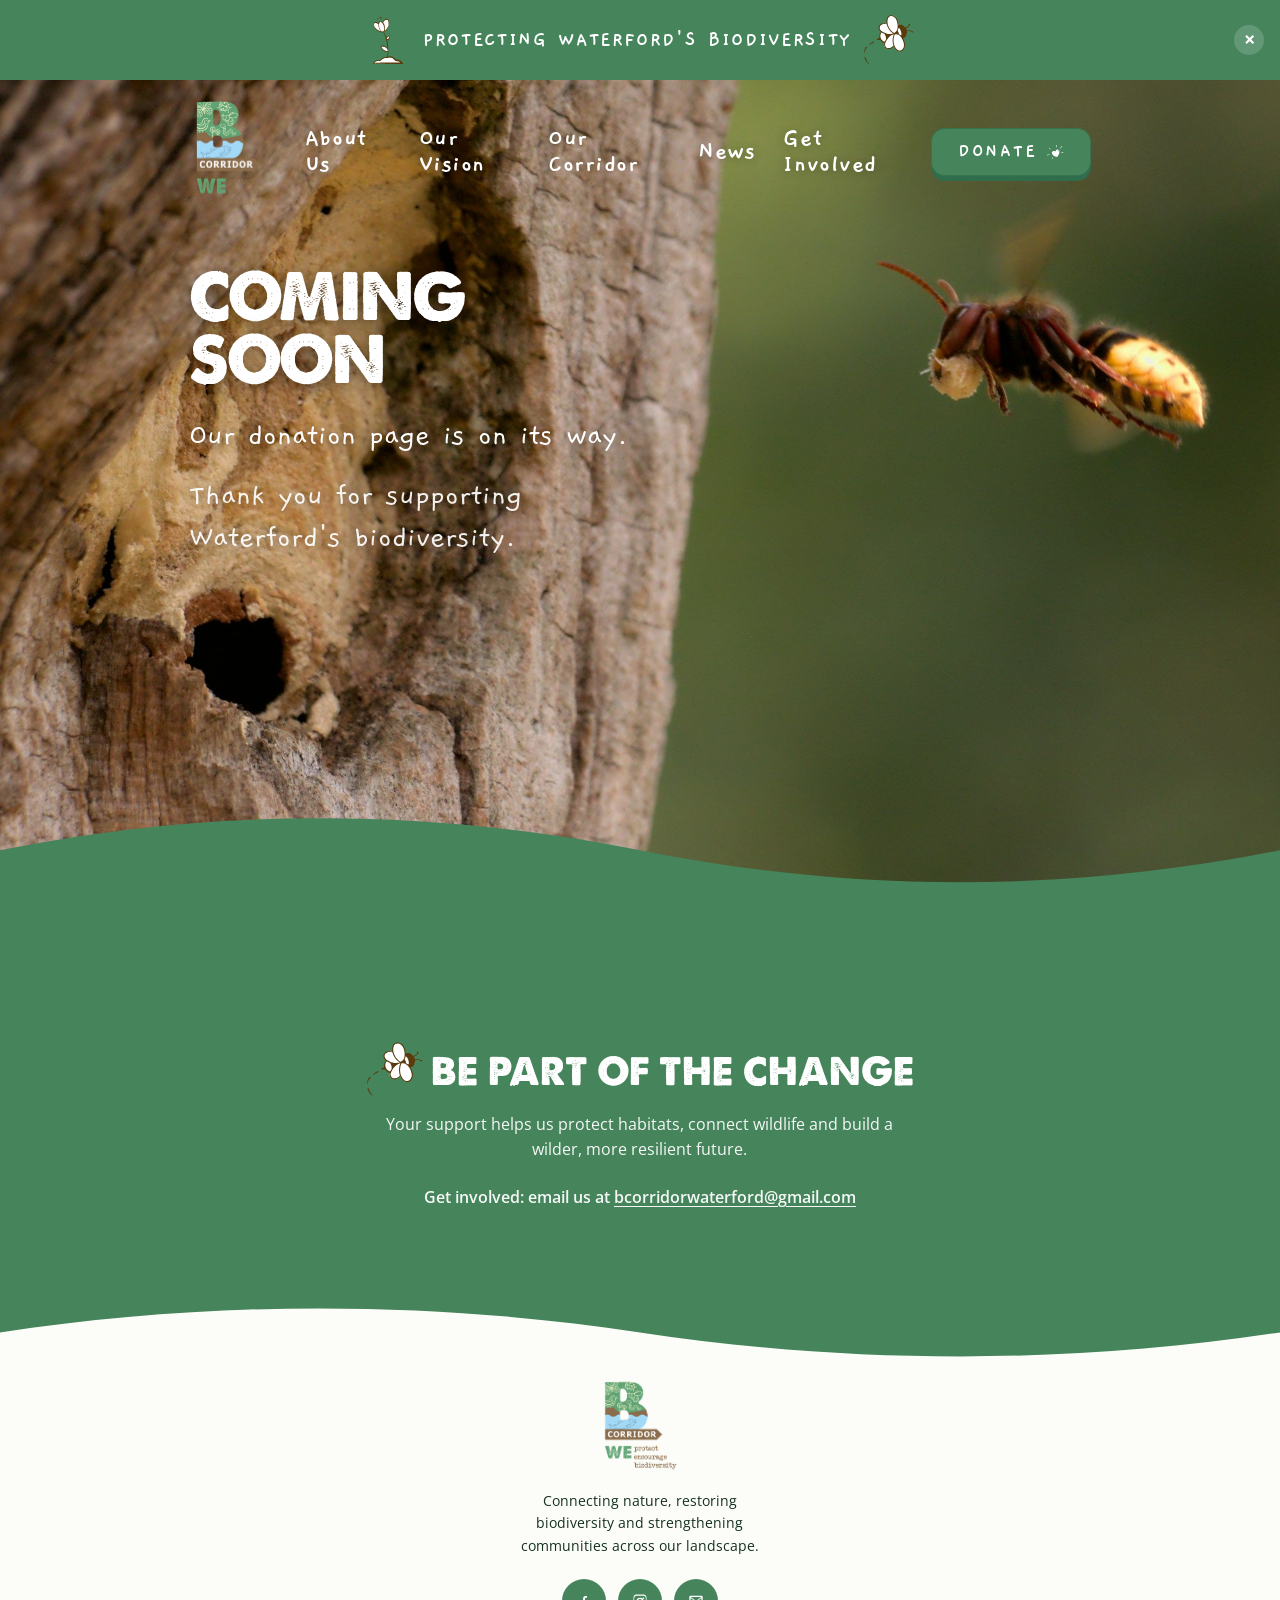
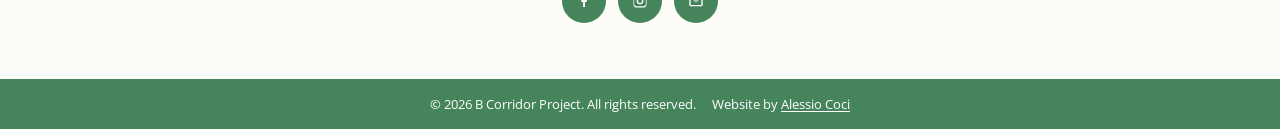
<file: donate.html>
<!DOCTYPE html>
<html lang="en" class="no-js">
  <head>
    <meta charset="UTF-8" />
    <meta name="viewport" content="width=device-width, initial-scale=1.0" />
    <meta name="robots" content="noindex" />
    <meta
      name="description"
      content="Our donation page is on its way. Thank you for supporting Waterford's biodiversity."
    />
    <meta name="theme-color" content="#46855c" />
    <meta name="color-scheme" content="light" />
    <title>Donate Coming Soon | B Corridor</title>

    <link rel="icon" href="assets/icon-192.png" sizes="192x192" />
    <link rel="apple-touch-icon" href="assets/apple-touch-icon.png" />
    <link rel="manifest" href="site.webmanifest" />

    <link rel="preload" as="image" href="assets/donate-hero.jpg" media="(min-width: 1025px)" fetchpriority="high" />
    <link rel="preload" as="image" href="assets/donate-hero-mobile.jpg" media="(max-width: 1024px)" fetchpriority="high" />
    <link rel="stylesheet" href="styles.css" />
    <link rel="stylesheet" href="donate.css" />

    <script>
      document.documentElement.classList.replace("no-js", "js");
    </script>
  </head>

  <body class="donate-page">
    <header class="site-header" id="top">
        <div class="announce" role="status" aria-live="polite">
          <span class="announce-content">
            <img class="announce-icon announce-icon--plant" src="assets/announce-plant.svg" alt="" aria-hidden="true" />
            <span>Protecting Waterford's biodiversity</span>
            <img class="announce-icon announce-icon--art" src="assets/bee.svg" alt="" aria-hidden="true" />
          </span>
          <button class="announce-close" type="button" aria-label="Close announcement">&times;</button>
        </div>

        <div class="navbar">
          <a class="brand" href="index.html" aria-label="B Corridor home">
            <img class="brand-logo brand-logo--full" src="assets/logo-nav.png" alt="B Corridor" width="185" height="220" />
          </a>

          <nav class="nav-links" id="primary-navigation" aria-label="Primary navigation">
            <a href="index.html#about">About Us</a>
            <a href="index.html#work">Our Vision</a>
            <a href="index.html#wildlife">Our Corridor</a>
            <a href="news.html">News</a>
            <a href="index.html#get-involved">Get Involved</a>
            <a class="nav-donate-link" href="donate.html">Donate</a>
          </nav>

          <a class="btn btn--donate" href="donate.html">
            <span class="donate-label">Donate</span><span class="donate-heart" aria-hidden="true"><svg viewBox="0 0 340 300" fill="currentColor" xmlns="http://www.w3.org/2000/svg" focusable="false"><path d="M303.246 22.7744C303.337 22.8968 303.596 23.3098 303.672 23.2792C305.328 22.6368 306.408 24.1051 307.791 24.4263C309.676 24.8699 311.393 28.5867 311.074 30.5904C310.648 33.3436 308.855 35.1485 307.031 36.984C305.906 38.1159 304.888 39.3548 303.778 40.502C302.972 41.3432 302.076 42.0927 301.24 42.9187C299.583 44.54 297.896 46.1307 296.3 47.8285C295.007 49.2051 293.867 50.75 292.591 52.1419C291.071 53.7938 289.414 55.3081 287.894 56.96C287.255 57.6483 286.906 58.5813 286.283 59.3002C284.185 61.7169 282.133 64.2101 279.838 66.4126C277.466 68.6917 275.536 71.3378 273.332 73.7545C272.086 75.1158 270.733 76.4771 268.605 76.4771C267.419 76.4771 266.948 75.8959 267.024 74.8711C267.1 73.8463 267.343 72.8368 267.602 71.8426C267.921 70.5883 268.65 69.5023 269.182 68.3399C270.474 65.4949 271.979 62.7264 273.545 60.0191C274.487 58.3978 275.81 57.0059 276.798 55.4151C278.029 53.4114 279.108 51.3006 280.248 49.2357C280.385 48.9757 280.507 48.6851 280.689 48.4862C283.79 45.1977 285.827 41.1138 288.639 37.5958C290.402 35.378 292.408 33.3589 294.339 31.2787C296.147 29.3209 297.972 27.3784 299.872 25.5123C300.86 24.5334 302.045 23.738 303.246 22.7744ZM287.559 49.9546C287.331 49.7558 287.179 49.5263 287.012 49.5263C286.875 49.5263 286.602 49.7864 286.617 49.9087C286.632 50.077 286.86 50.3064 287.027 50.337C287.164 50.3523 287.347 50.1229 287.559 49.9546Z"></path><path d="M67.2182 188.302C66.9294 189.633 66.139 190.137 65.2422 190.535C62.4454 191.789 59.6485 193.074 56.8517 194.328C53.4621 195.843 50.1636 197.709 46.6372 198.764C43.6732 199.651 41.0435 201.15 38.2011 202.175C37.5019 202.42 36.7571 202.833 35.7387 202.588C35.0091 202.42 34.0211 203.445 33.1395 203.903C31.8018 204.592 30.4794 205.326 29.1114 205.922C26.7858 206.932 24.4754 208.033 22.0585 208.737C19.3225 209.532 16.8905 210.909 14.3673 212.117C12.1632 213.172 9.83761 213.616 7.43598 213.693C5.83996 213.754 4.30475 213.968 2.76953 213.004C0.687108 211.719 -0.680907 209.073 0.352704 206.886C1.23431 205.035 2.19192 203.108 4.79115 202.833C6.81277 202.619 8.7888 201.961 10.7496 201.38C11.8592 201.058 12.8624 200.385 13.9721 200.079C17.3161 199.131 20.6601 197.831 24.065 197.51C26.7706 197.25 28.8074 195.46 31.4218 195.261C32.5467 195.17 33.6867 194.925 34.7811 194.619C39.4171 193.349 44.0076 191.973 48.6436 190.749C51.9725 189.862 55.3469 189.128 58.7061 188.378C60.3934 188.011 62.111 187.751 63.8286 187.491C65.0142 187.323 66.1086 187.583 67.2182 188.302Z"></path><path d="M112.258 279.265C112.394 279.632 112.774 280.106 112.668 280.427C112.045 282.446 111.239 284.42 110.677 286.439C110.206 288.121 109.81 289.85 109.689 291.593C109.521 293.796 108.533 295.692 107.697 297.62C107.363 298.384 106.557 298.889 105.493 299.119C104.384 299.348 103.411 299.929 102.134 299.99C99.8238 300.113 98.471 299.027 97.2246 297.39C95.5981 295.295 95.7349 293.016 96.5558 290.706C97.027 289.406 97.6958 288.182 98.2734 286.928C99.3526 284.527 100.447 282.125 101.496 279.709C101.891 278.791 102.21 277.812 102.469 276.833C103.274 273.682 104.87 270.868 105.995 267.839C107.713 263.235 109.613 258.677 111.011 253.981C111.528 252.222 112.47 250.861 113.337 249.408C114.614 247.282 117.091 247.527 118.186 249.821C118.535 250.571 118.687 251.534 118.611 252.36C118.398 254.853 118.079 257.346 117.699 259.824C117.486 261.247 117.061 262.623 116.757 264.031C116.529 265.132 116.392 266.248 116.164 267.334C115.906 268.482 116.134 269.797 114.826 270.608C114.386 270.883 114.051 271.847 114.158 272.397C114.477 274.065 113.762 275.563 113.55 277.139C113.458 277.843 112.774 278.47 112.288 279.25L112.258 279.265Z"></path><path d="M325.638 146.117C326.322 145.964 327.021 145.826 327.705 145.658C330.122 145.046 333.816 146.438 335.062 148.457C336.384 150.583 335.655 154.361 334.028 156.227C332.584 157.879 330.684 158.2 328.875 158.491C326.276 158.904 324.027 160.005 321.716 161.076C320.348 161.703 319.102 162.82 317.415 162.101C317.263 162.04 316.989 162.162 316.791 162.254C314.648 163.248 312.14 163.294 310.164 164.778C309.951 164.946 309.617 164.992 309.328 165.007C307.838 165.114 306.516 165.68 305.178 166.292C301.424 168.02 297.366 168.693 293.353 169.473C292.274 169.687 291.179 169.473 290.328 168.556C288.595 166.674 288.808 164.518 291.149 163.202C292.745 162.315 294.356 161.489 295.678 160.204C295.982 159.914 296.393 159.638 296.803 159.547C298.582 159.134 299.858 157.91 301.302 156.916C302.549 156.059 303.902 155.31 305.3 154.713C308.021 153.535 310.863 152.633 313.523 151.363C316.913 149.757 320.166 147.861 323.525 146.148C324.118 145.842 324.893 145.888 325.577 145.765C325.607 145.872 325.623 145.995 325.653 146.102L325.638 146.117Z"></path><path d="M196.998 52.8143C196.025 53.7167 194.946 53.4108 193.989 52.5696C193.061 51.7589 192.332 50.7953 191.8 49.6022C189.869 45.1971 189.109 40.4861 188.167 35.8515C187.407 32.0888 187.437 28.1884 186.92 24.3645C186.328 20.0053 185.841 15.6767 186.297 11.2716C186.358 10.6444 186.054 9.98673 185.887 9.34431C185.005 6.16284 186.145 3.59318 188.364 1.40592C189.839 -0.0624531 193.183 -0.444842 194.946 0.564665C196.481 1.45181 198.336 5.36747 198.229 7.12646C198.093 9.08429 198.108 11.0727 198.123 13.0305C198.123 14.1165 198.397 15.2178 198.26 16.2885C198.017 18.0016 198.032 19.6535 198.351 21.336C198.457 21.902 198.442 22.5444 198.275 23.095C197.165 26.7354 197.272 30.4369 197.545 34.169C197.606 34.9032 197.637 35.6986 197.393 36.3563C196.375 39.1554 197.074 42.0003 197.029 44.8147C196.983 47.4455 197.029 50.0764 197.029 52.8296L196.998 52.8143Z"></path><path d="M62.1433 86.4801C61.2921 86.526 60.7297 85.9141 60.0305 84.874C58.9209 83.2221 57.264 81.922 55.82 80.4995C54.3912 79.077 52.9624 77.6698 51.5032 76.2779C50.7432 75.559 49.968 74.8555 49.1168 74.2742C48.5088 73.8612 48.0832 73.433 47.7031 72.7447C46.6087 70.7715 45.3167 68.9208 44.1159 67.0088C43.8879 66.6417 43.4927 66.2746 43.4927 65.8923C43.4319 64.0874 43.7967 62.2366 44.9823 60.9824C46.3047 59.5752 48.2808 58.7186 50.1656 59.6517C51.6856 60.4164 53.4336 60.86 54.4216 62.7414C56.6864 66.9935 59.3617 71.0622 62.5233 74.6719C65.8977 78.5111 68.1322 83.2527 72.069 86.6177C73.817 88.1014 75.2002 89.8451 76.4923 91.7265C77.7691 93.5772 79.4867 95.1068 81.2955 97.0799C81.2043 97.2634 81.0371 98.2882 80.5963 98.4106C79.5323 98.7165 78.2707 98.8848 77.2219 98.6094C75.9299 98.2576 74.5618 97.5999 73.6042 96.6822C71.8106 94.9844 69.5306 93.9596 67.8282 92.1394C66.5058 90.7169 64.9249 89.5392 63.4961 88.2238C63.0705 87.8261 62.7665 87.2907 62.1585 86.4801H62.1433ZM44.9063 64.2097C44.7391 64.3933 44.6175 64.5157 44.4959 64.6533C44.6327 64.7757 44.7695 64.9745 44.9215 64.9898C45.0431 64.9898 45.1951 64.791 45.3319 64.6839C45.2103 64.5463 45.0735 64.3933 44.9063 64.2097Z"></path><path d="M176.705 132.24C176.959 130.862 177.39 129.748 177.322 128.667C177.11 125.382 178.335 122.449 179.355 119.449C179.601 118.728 179.907 118.029 180.125 117.303C180.363 116.499 180.737 115.85 181.329 115.2C182.05 114.406 182.383 113.283 182.987 112.366C184.131 110.633 185.328 108.932 186.546 107.25C186.749 106.97 187.155 106.728 187.499 106.677C187.95 106.609 188.091 106.502 188.229 106.033C188.375 105.542 188.874 104.762 189.181 104.777C190.197 104.831 189.687 103.127 190.811 103.527C190.843 103.294 190.886 103.062 190.91 102.829C191.013 101.902 191.167 101.035 192.449 101.186C192.564 101.2 192.754 101.153 192.8 101.073C193.947 99.1102 196.221 98.7154 197.972 97.7761C200.085 96.6407 201.958 94.7451 204.6 94.6831C206.354 93.4025 208.467 93.444 210.471 93.1223C212.542 92.7906 214.637 92.596 216.721 92.3195C217.225 92.2545 217.717 92.0521 218.221 92.0171C218.972 91.9632 219.732 91.9579 220.486 92.0072C221.417 92.0664 222.345 92.1901 223.27 92.3151C223.581 92.3585 223.933 92.424 224.175 92.6007C226.314 94.1573 228.946 94.3378 231.372 95.0161C234.899 96.0016 237.945 97.6748 240.641 100.063C240.83 100.229 241.028 100.429 241.258 100.502C243.29 101.145 244.006 102.949 244.989 104.544C245.642 105.605 246.436 106.581 247.156 107.6C247.515 108.107 247.935 108.593 248.202 109.149C249.434 111.702 250.64 114.265 251.813 116.844C252.065 117.398 252.215 118.016 252.324 118.622C252.622 120.303 252.816 121.999 253.159 123.671C253.501 125.328 254.09 126.947 253.581 128.673C253.547 128.786 253.533 128.922 253.568 129.029C254.866 132.989 254.511 137.177 255.16 141.232C255.351 142.414 254.907 143.709 254.722 144.946C254.626 145.571 254.381 146.18 254.334 146.806C254.193 148.689 254.059 150.573 254.035 152.457C254.018 153.887 253.674 155.205 253.038 156.468C252.953 156.638 252.839 156.821 252.83 157.004C252.743 159.252 252.703 161.504 252.581 163.75C252.506 165.115 252.306 166.477 252.166 167.836C249.938 169.215 250.641 171.704 249.881 173.641C249.255 175.241 248.456 176.77 247.799 178.359C247.125 179.992 246.731 181.773 245.842 183.275C244.68 185.236 244.621 187.735 242.742 189.315C242.65 189.393 242.586 189.518 242.539 189.636C241.601 191.892 240.635 194.139 239.745 196.412C239.303 197.545 238.796 198.582 237.896 199.464C236.893 200.448 236.025 201.561 235.766 203.031C235.681 203.51 235.337 203.942 235.111 204.399C233.983 206.668 232.843 208.916 232.456 211.479C232.354 212.151 231.606 212.735 231.148 213.351C230.7 213.952 229.909 214.514 229.843 215.147C229.558 217.867 227.758 219.971 226.976 222.488C226.585 223.748 225.657 224.865 225.209 226.179C225.013 226.756 224.381 227.174 223.998 227.706C223.326 228.643 222.38 229.381 222.361 230.752C222.351 231.417 221.841 232.384 221.28 232.676C220.182 233.245 220.199 234.218 219.735 235.075C218.73 236.941 217.502 238.762 216.049 240.309C214.474 241.988 212.206 242.649 210.05 243.408C209 243.777 208.657 242.449 207.714 242.708C207.515 242.762 207.222 242.331 206.962 242.322C205.648 242.268 204.326 242.202 203.017 242.289C201.765 242.373 200.526 242.71 199.272 242.799C198.393 242.863 197.456 242.839 196.621 242.599C194.608 242.017 192.564 242.66 190.57 242.347C189.421 242.165 188.309 241.758 187.186 241.44C186.941 241.369 186.722 241.195 186.476 241.15C183.721 240.645 180.969 240.105 178.202 239.682C176.639 239.443 175.216 239.182 173.854 238.171C172.791 237.383 171.23 237.262 169.903 236.821C168.124 236.228 166.317 235.693 164.589 234.973C163.752 234.625 163.134 233.771 162.301 233.403C160.338 232.533 158.305 231.824 156.302 231.043C154.991 230.532 153.679 230.022 152.38 229.492C152.154 229.399 151.948 229.228 151.773 229.049C150.683 227.957 149.317 227.422 147.919 226.797C145.891 225.887 144.208 224.216 142.17 223.329C140.375 222.547 139.176 221.353 138.103 219.873C138.033 219.776 137.884 219.617 137.824 219.639C136.339 220.126 136.084 218.751 135.368 218.071C135.044 217.764 134.734 217.422 134.36 217.192C131.546 215.464 129.326 213.025 126.748 211.013C126.7 210.974 126.68 210.888 126.627 210.867C124.059 209.893 122.931 207.552 121.439 205.546C121.029 204.993 120.508 204.496 119.957 204.085C118.886 203.281 117.923 202.445 117.372 201.163C117.118 200.572 116.492 200.151 116.106 199.601C115.326 198.481 114.614 197.318 113.835 196.199C113.524 195.752 113.184 195.256 112.733 194.991C111.784 194.43 111.325 193.597 110.933 192.631C110.231 190.896 109.612 189.101 108.059 187.857C107.776 187.631 107.517 187.263 107.444 186.92C106.843 184.079 105.109 181.71 104.119 179.004C102.836 175.498 101.959 171.963 101.301 168.329C101.27 168.161 101.114 168.013 101.016 167.858C99.68 165.765 99.7006 163.407 99.897 161.086C100.18 157.754 100.594 154.427 101.085 151.116C101.258 149.939 101.913 148.84 102.198 147.671C102.701 145.6 103.801 143.872 105.058 142.19C105.609 141.458 105.956 140.58 106.413 139.777C107.838 137.287 110.671 136.292 112.47 134.184C113.411 133.085 114.421 132.029 115.504 131.068C116.256 130.401 117.184 129.927 118.031 129.363C118.298 129.187 118.641 129.061 118.812 128.816C119.907 127.249 121.704 127.201 123.285 126.672C123.732 126.523 124.241 126.273 124.509 125.914C125.319 124.825 126.373 124.272 127.694 124.158C128.587 124.082 129.399 123.991 130.137 123.287C130.573 122.87 131.409 122.844 132.079 122.704C132.619 122.592 133.227 122.695 133.723 122.495C135.943 121.608 138.213 121.656 140.516 121.897C141.018 121.949 141.604 122.063 142.024 121.872C143.601 121.157 145.24 121.503 146.832 121.522C148.526 121.541 150.228 121.789 151.899 122.075C154.475 122.515 157.067 122.935 159.574 123.632C161.195 124.081 162.674 125.028 164.231 125.725C166.839 126.893 169.48 127.985 172.056 129.218C173.125 129.727 174.062 130.513 175.057 131.169C175.513 131.469 175.974 131.768 176.706 132.244L176.705 132.24ZM241.826 141.477C244.301 138.071 245.649 134.679 244.475 130.591C243.365 126.73 242.218 122.894 240.496 119.261C239.93 118.063 239.272 116.873 238.458 115.833C235.721 112.343 232.123 110.296 227.713 109.372C221.126 107.996 215.259 109.69 209.705 113.078C208.003 114.119 207.266 115.838 206.968 117.726C206.904 118.13 207.131 118.574 207.224 119.004C207.76 118.665 207.962 118.36 208.058 118.026C208.477 116.561 209.436 115.519 210.814 115.015C215.56 113.279 220.355 111.88 225.439 113.626C230.001 115.193 233.76 117.671 235.274 122.482C236.416 126.119 237.372 129.815 238.332 133.503C239.052 136.266 239.606 139.079 241.826 141.477Z"></path></svg></span>
          </a>
          <button class="mobile-menu" type="button" aria-label="Open menu" aria-controls="primary-navigation" aria-expanded="false"><span></span></button>
        </div>
      </header>

      <main class="cs-hero">
        <picture>
          <source media="(max-width: 1024px)" srcset="assets/donate-hero-mobile.jpg" />
          <img class="cs-bg" src="assets/donate-hero.jpg"
            alt="A European hornet flying to its nest in a tree trunk" />
        </picture>

        <div class="cs-inner">
          <section class="cs-content">
            <h1 class="cs-title">Coming<br />Soon</h1>

            <p class="cs-lead">Our donation page is on its way.</p>
            <p class="cs-thanks">
              Thank you for supporting<br />Waterford's biodiversity.
            </p>
          </section>
        </div>

        <div class="cs-wave" aria-hidden="true">
          <svg viewBox="0 0 1440 120" preserveAspectRatio="none" focusable="false">
            <path d="M0 60 C 240 10 480 10 720 60 C 960 110 1200 110 1440 60 L1440 120 L0 120 Z" />
          </svg>
        </div>
      </main>

    <section class="cta-section" id="get-involved" aria-label="Be part of the change">
          <div class="section-wave" aria-hidden="true">
            <svg viewBox="0 0 1440 120" preserveAspectRatio="none" focusable="false">
              <path d="M0 60 C 240 10 480 10 720 60 C 960 110 1200 110 1440 60 L1440 0 L0 0 Z"></path>
            </svg>
          </div>

          <span class="anchor-target" id="donate" aria-hidden="true"></span>
          <span class="anchor-target" id="volunteer" aria-hidden="true"></span>
          <span class="anchor-target" id="schools" aria-hidden="true"></span>

          <div class="cta-inner">
            <div class="cta-content">
              <h2><img class="cta-bee" src="assets/bee.svg" alt="" aria-hidden="true" />Be Part of the Change</h2>
              <p>Your support helps us protect habitats, connect wildlife and build a wilder, more resilient future.</p>
              <p class="cta-email">Get involved: email us at <a href="mailto:bcorridorwaterford@gmail.com">bcorridorwaterford@gmail.com</a></p>
            </div>
          </div>
        </section>

    <footer class="site-footer" role="contentinfo">
        <div class="section-wave" aria-hidden="true">
          <svg viewBox="0 0 1440 120" preserveAspectRatio="none" focusable="false">
            <path d="M0 60 C 240 10 480 10 720 60 C 960 110 1200 110 1440 60 L1440 0 L0 0 Z"></path>
          </svg>
        </div>

        <div class="footer-inner">
          <div class="footer-brand">
            <a class="footer-brand-logo" href="index.html" aria-label="B Corridor home">
              <img src="assets/logo-nav.png" alt="B Corridor" width="185" height="220" />
            </a>
            <p class="footer-tagline">Connecting nature, restoring biodiversity and strengthening communities across our landscape.</p>
            <ul class="footer-socials" aria-label="Social media">
              <li>
                <a href="https://www.facebook.com/people/B-Corridor/61587389275249/" target="_blank" rel="noopener" aria-label="Facebook">
                  <svg viewBox="0 0 24 24" aria-hidden="true"><path d="M13.5 21v-7.5h2.5l.4-3h-2.9V8.6c0-.86.24-1.45 1.49-1.45H16.5V4.46c-.26-.04-1.15-.11-2.18-.11-2.16 0-3.64 1.32-3.64 3.74V10.5H8v3h2.68V21h2.82Z"/></svg>
                </a>
              </li>
              <li>
                <a href="https://www.instagram.com/waterfordbcorridor/" target="_blank" rel="noopener" aria-label="Instagram">
                  <svg viewBox="0 0 24 24" aria-hidden="true"><path d="M12 2.2c3.2 0 3.58.01 4.85.07 1.17.05 1.8.25 2.23.41.56.22.96.48 1.38.9.42.42.68.82.9 1.38.16.42.36 1.06.41 2.23.06 1.27.07 1.65.07 4.85s-.01 3.58-.07 4.85c-.05 1.17-.25 1.8-.41 2.23a3.7 3.7 0 0 1-.9 1.38c-.42.42-.82.68-1.38.9-.42.16-1.06.36-2.23.41-1.27.06-1.65.07-4.85.07s-3.58-.01-4.85-.07c-1.17-.05-1.8-.25-2.23-.41a3.7 3.7 0 0 1-1.38-.9 3.7 3.7 0 0 1-.9-1.38c-.16-.42-.36-1.06-.41-2.23C2.21 15.58 2.2 15.2 2.2 12s.01-3.58.07-4.85c.05-1.17.25-1.8.41-2.23.22-.56.48-.96.9-1.38.42-.42.82-.68 1.38-.9.42-.16 1.06-.36 2.23-.41C8.42 2.21 8.8 2.2 12 2.2Zm0 1.8c-3.14 0-3.51.01-4.75.07-.95.04-1.46.2-1.8.34-.45.17-.78.38-1.12.72-.34.34-.55.67-.72 1.12-.14.34-.3.85-.34 1.8C3.21 9.29 3.2 9.66 3.2 12s.01 2.71.07 3.95c.04.95.2 1.46.34 1.8.17.45.38.78.72 1.12.34.34.67.55 1.12.72.34.14.85.3 1.8.34 1.24.06 1.61.07 4.75.07s3.51-.01 4.75-.07c.95-.04 1.46-.2 1.8-.34.45-.17.78-.38 1.12-.72.34-.34.55-.67.72-1.12.14-.34.3-.85.34-1.8.06-1.24.07-1.61.07-3.95s-.01-2.71-.07-3.95c-.04-.95-.2-1.46-.34-1.8a3 3 0 0 0-.72-1.12 3 3 0 0 0-1.12-.72c-.34-.14-.85-.3-1.8-.34C15.51 4.01 15.14 4 12 4Zm0 3.05a4.95 4.95 0 1 1 0 9.9 4.95 4.95 0 0 1 0-9.9Zm0 1.8a3.15 3.15 0 1 0 0 6.3 3.15 3.15 0 0 0 0-6.3Zm5.16-1.92a1.16 1.16 0 1 1 0 2.32 1.16 1.16 0 0 1 0-2.32Z"/></svg>
                </a>
              </li>
              <li>
                <a href="mailto:bcorridorwaterford@gmail.com" aria-label="Email">
                  <svg viewBox="0 0 24 24" aria-hidden="true"><path d="M4 4h16a2 2 0 0 1 2 2v12a2 2 0 0 1-2 2H4a2 2 0 0 1-2-2V6a2 2 0 0 1 2-2Zm0 1.8.2.15L12 11.9l7.8-5.95.2-.15V6H4v-.2Zm16 1.86-7.39 5.64a1 1 0 0 1-1.22 0L4 7.66V18h16V7.66Z"/></svg>
                </a>
              </li>
            </ul>
          </div>
        </div>

        <div class="footer-legal">
          <div class="footer-legal-inner">
            <p>&copy; 2026 B Corridor Project. All rights reserved.</p>
            <p class="footer-credit">Website by <a href="https://acoci.dev/" target="_blank" rel="noopener">Alessio Coci</a></p>
          </div>
        </div>
      </footer>

    <script src="script.js" defer></script>
  </body>
</html>
</file>
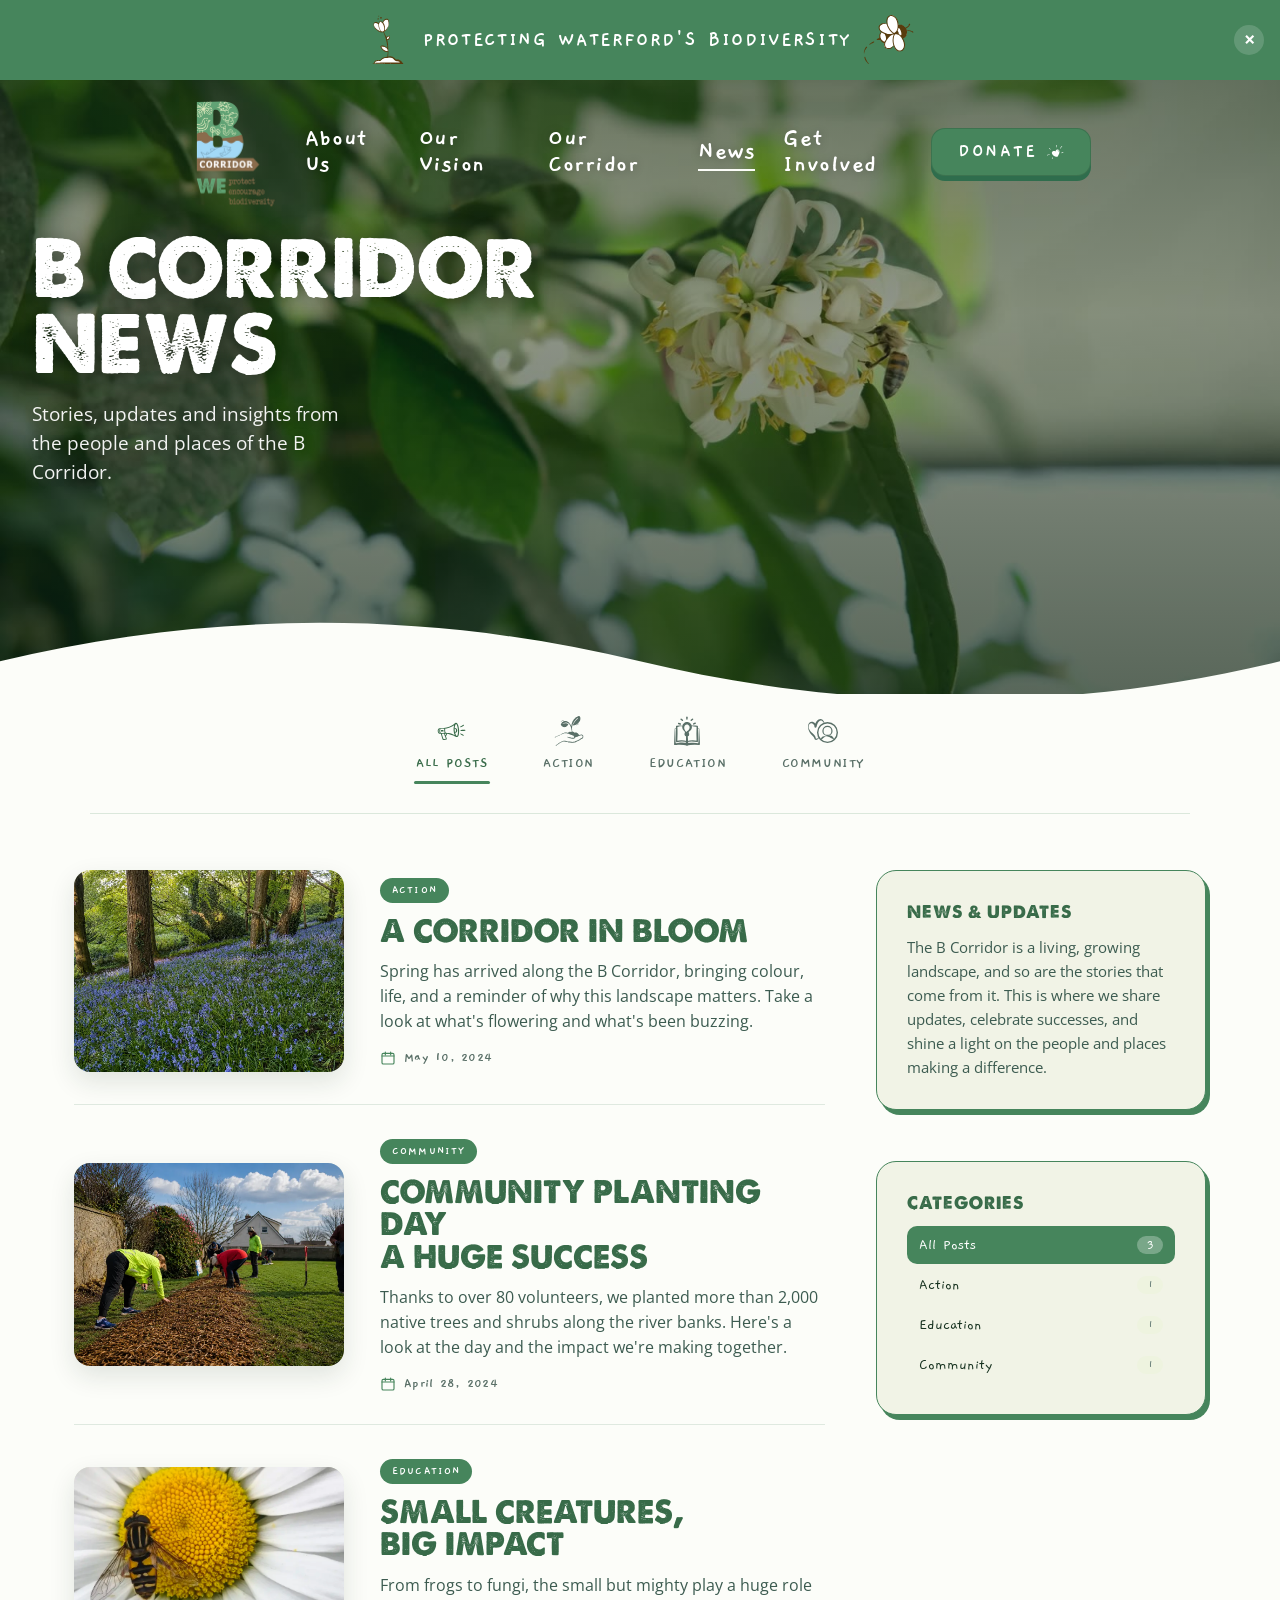
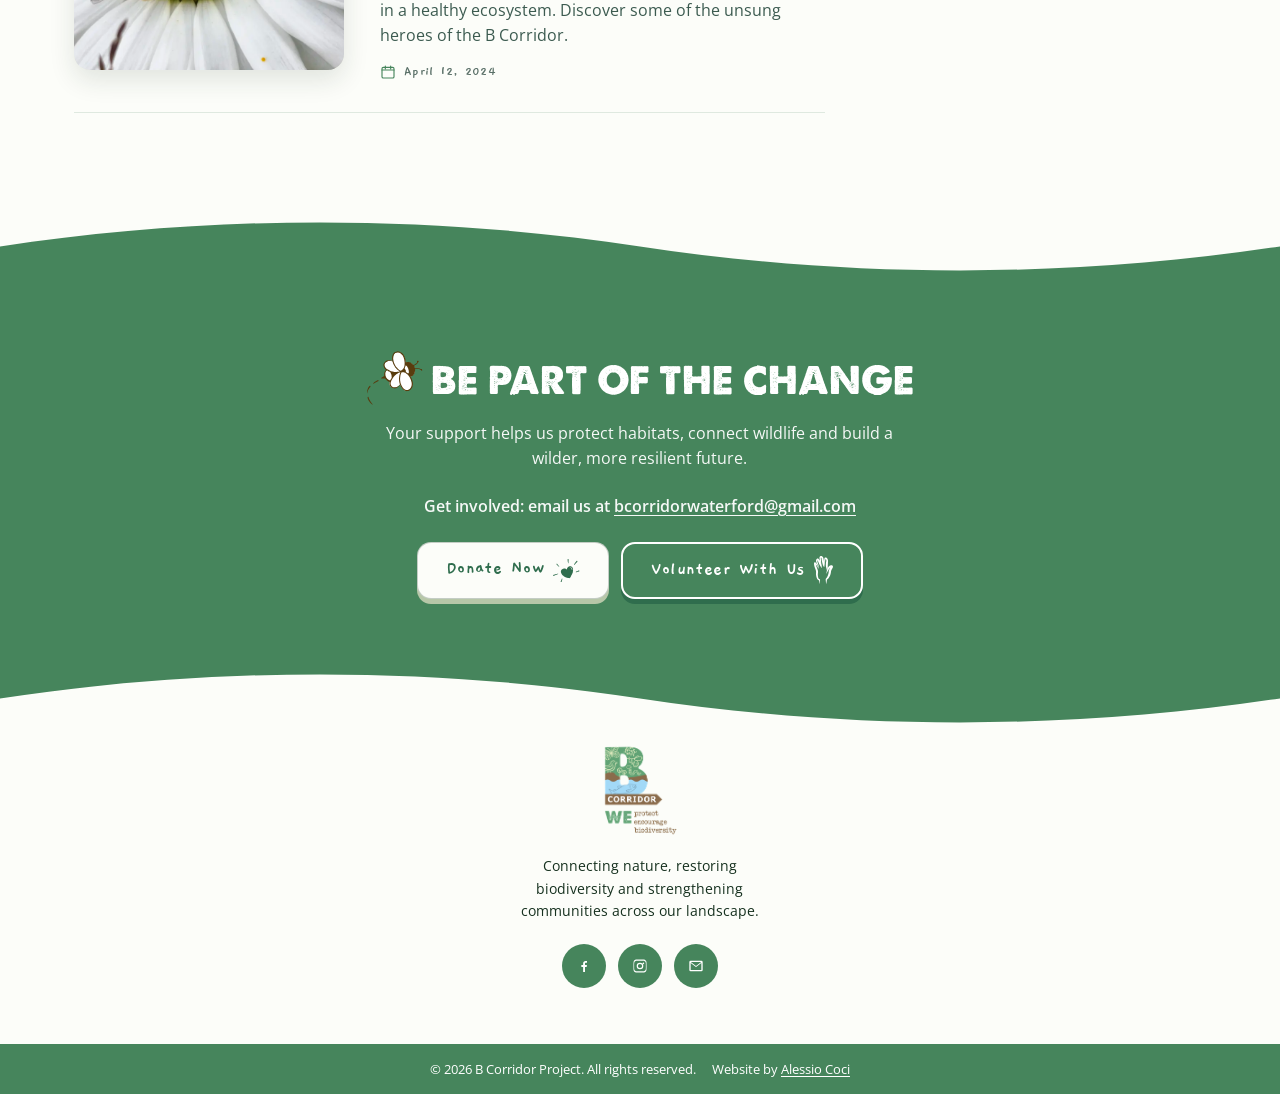
<file: news.html>
<!DOCTYPE html>
<html lang="en" class="no-js">
<head>
  <meta charset="UTF-8" />
  <meta name="viewport" content="width=device-width, initial-scale=1.0" />
  <meta name="description" content="Stories, updates and insights from the people and places of the B Corridor, a Waterford biodiversity corridor connecting habitats, wildlife and communities." />
  <meta name="theme-color" content="#46855c" />
  <meta name="color-scheme" content="light" />
  <meta property="og:title" content="B Corridor News" />
  <meta property="og:description" content="Stories, updates and insights from the people and places of the B Corridor." />
  <meta property="og:type" content="website" />
  <meta property="og:locale" content="en_IE" />
  <meta property="og:url" content="https://bcorridorwaterford.com/news" />
  <meta property="og:image" content="https://bcorridorwaterford.com/assets/og-image.jpg" />
  <meta property="og:image:width" content="1200" />
  <meta property="og:image:height" content="630" />
  <meta name="twitter:card" content="summary_large_image" />
  <meta name="twitter:image" content="https://bcorridorwaterford.com/assets/og-image.jpg" />
  <link rel="canonical" href="https://bcorridorwaterford.com/news" />
  <title>B Corridor News</title>

  <link rel="icon" type="image/png" sizes="192x192" href="assets/icon-192.png" />
  <link rel="apple-touch-icon" href="assets/apple-touch-icon.png" />
  <link rel="manifest" href="site.webmanifest" />
  <!-- News hero background is the largest above-the-fold image; fetch it early -->
  <link rel="preload" as="image" href="assets/hero-poster.jpg" fetchpriority="high" />
  <!-- Self-hosted fonts (see @font-face in styles.css); preload the above-the-fold faces -->
  <link rel="preload" as="font" type="font/woff2" crossorigin href="assets/fonts/display-heading.woff2" />
  <link rel="preload" as="font" type="font/woff2" crossorigin href="assets/fonts/gaegu-400-latin.woff2" />
  <link rel="preload" as="font" type="font/woff2" crossorigin href="assets/fonts/gaegu-700-latin.woff2" />
  <link rel="preload" as="font" type="font/woff2" crossorigin href="assets/fonts/open-sans-400-latin.woff2" />
  <link rel="stylesheet" href="styles.css" />
  <link rel="stylesheet" href="blog.css" />

  <script>document.documentElement.classList.replace("no-js", "js");</script>
</head>

<body class="blog-page">
  <a class="skip-link" href="#main-content">Skip to main content</a>

  <!-- ───────────── HEADER (announcement + transparent navbar over hero) ───────────── -->
  <header class="site-header" id="top">
    <div class="announce" role="status" aria-live="polite">
      <span class="announce-content">
        <img class="announce-icon announce-icon--plant" src="assets/announce-plant.svg" alt="" aria-hidden="true" />
        <span>Protecting Waterford's biodiversity</span>
        <img class="announce-icon announce-icon--art" src="assets/bee.svg" alt="" aria-hidden="true" />
      </span>
      <button class="announce-close" type="button" aria-label="Close announcement">&times;</button>
    </div>

    <div class="navbar">
      <a class="brand" href="index.html" aria-label="B Corridor home">
        <img class="brand-logo brand-logo--full" src="assets/logo-nav.png" alt="B Corridor" width="185" height="220" />
      </a>

      <nav class="nav-links" id="primary-navigation" aria-label="Primary navigation">
        <a href="index.html#about">About Us</a>
        <a href="index.html#work">Our Vision</a>
        <a href="index.html#wildlife">Our Corridor</a>
        <a class="is-active" href="news.html" aria-current="page">News</a>
        <a href="index.html#get-involved">Get Involved</a>
        <a class="nav-donate-link" href="https://www.idonate.ie/donate/cause/bcorridorwaterford">Donate</a>
      </nav>

      <a class="btn btn--donate" href="https://www.idonate.ie/donate/cause/bcorridorwaterford">
        <span class="donate-label">Donate</span><span class="donate-heart" aria-hidden="true"><svg viewBox="0 0 340 300" fill="currentColor" xmlns="http://www.w3.org/2000/svg" focusable="false"><path d="M303.246 22.7744C303.337 22.8968 303.596 23.3098 303.672 23.2792C305.328 22.6368 306.408 24.1051 307.791 24.4263C309.676 24.8699 311.393 28.5867 311.074 30.5904C310.648 33.3436 308.855 35.1485 307.031 36.984C305.906 38.1159 304.888 39.3548 303.778 40.502C302.972 41.3432 302.076 42.0927 301.24 42.9187C299.583 44.54 297.896 46.1307 296.3 47.8285C295.007 49.2051 293.867 50.75 292.591 52.1419C291.071 53.7938 289.414 55.3081 287.894 56.96C287.255 57.6483 286.906 58.5813 286.283 59.3002C284.185 61.7169 282.133 64.2101 279.838 66.4126C277.466 68.6917 275.536 71.3378 273.332 73.7545C272.086 75.1158 270.733 76.4771 268.605 76.4771C267.419 76.4771 266.948 75.8959 267.024 74.8711C267.1 73.8463 267.343 72.8368 267.602 71.8426C267.921 70.5883 268.65 69.5023 269.182 68.3399C270.474 65.4949 271.979 62.7264 273.545 60.0191C274.487 58.3978 275.81 57.0059 276.798 55.4151C278.029 53.4114 279.108 51.3006 280.248 49.2357C280.385 48.9757 280.507 48.6851 280.689 48.4862C283.79 45.1977 285.827 41.1138 288.639 37.5958C290.402 35.378 292.408 33.3589 294.339 31.2787C296.147 29.3209 297.972 27.3784 299.872 25.5123C300.86 24.5334 302.045 23.738 303.246 22.7744ZM287.559 49.9546C287.331 49.7558 287.179 49.5263 287.012 49.5263C286.875 49.5263 286.602 49.7864 286.617 49.9087C286.632 50.077 286.86 50.3064 287.027 50.337C287.164 50.3523 287.347 50.1229 287.559 49.9546Z"></path><path d="M67.2182 188.302C66.9294 189.633 66.139 190.137 65.2422 190.535C62.4454 191.789 59.6485 193.074 56.8517 194.328C53.4621 195.843 50.1636 197.709 46.6372 198.764C43.6732 199.651 41.0435 201.15 38.2011 202.175C37.5019 202.42 36.7571 202.833 35.7387 202.588C35.0091 202.42 34.0211 203.445 33.1395 203.903C31.8018 204.592 30.4794 205.326 29.1114 205.922C26.7858 206.932 24.4754 208.033 22.0585 208.737C19.3225 209.532 16.8905 210.909 14.3673 212.117C12.1632 213.172 9.83761 213.616 7.43598 213.693C5.83996 213.754 4.30475 213.968 2.76953 213.004C0.687108 211.719 -0.680907 209.073 0.352704 206.886C1.23431 205.035 2.19192 203.108 4.79115 202.833C6.81277 202.619 8.7888 201.961 10.7496 201.38C11.8592 201.058 12.8624 200.385 13.9721 200.079C17.3161 199.131 20.6601 197.831 24.065 197.51C26.7706 197.25 28.8074 195.46 31.4218 195.261C32.5467 195.17 33.6867 194.925 34.7811 194.619C39.4171 193.349 44.0076 191.973 48.6436 190.749C51.9725 189.862 55.3469 189.128 58.7061 188.378C60.3934 188.011 62.111 187.751 63.8286 187.491C65.0142 187.323 66.1086 187.583 67.2182 188.302Z"></path><path d="M112.258 279.265C112.394 279.632 112.774 280.106 112.668 280.427C112.045 282.446 111.239 284.42 110.677 286.439C110.206 288.121 109.81 289.85 109.689 291.593C109.521 293.796 108.533 295.692 107.697 297.62C107.363 298.384 106.557 298.889 105.493 299.119C104.384 299.348 103.411 299.929 102.134 299.99C99.8238 300.113 98.471 299.027 97.2246 297.39C95.5981 295.295 95.7349 293.016 96.5558 290.706C97.027 289.406 97.6958 288.182 98.2734 286.928C99.3526 284.527 100.447 282.125 101.496 279.709C101.891 278.791 102.21 277.812 102.469 276.833C103.274 273.682 104.87 270.868 105.995 267.839C107.713 263.235 109.613 258.677 111.011 253.981C111.528 252.222 112.47 250.861 113.337 249.408C114.614 247.282 117.091 247.527 118.186 249.821C118.535 250.571 118.687 251.534 118.611 252.36C118.398 254.853 118.079 257.346 117.699 259.824C117.486 261.247 117.061 262.623 116.757 264.031C116.529 265.132 116.392 266.248 116.164 267.334C115.906 268.482 116.134 269.797 114.826 270.608C114.386 270.883 114.051 271.847 114.158 272.397C114.477 274.065 113.762 275.563 113.55 277.139C113.458 277.843 112.774 278.47 112.288 279.25L112.258 279.265Z"></path><path d="M325.638 146.117C326.322 145.964 327.021 145.826 327.705 145.658C330.122 145.046 333.816 146.438 335.062 148.457C336.384 150.583 335.655 154.361 334.028 156.227C332.584 157.879 330.684 158.2 328.875 158.491C326.276 158.904 324.027 160.005 321.716 161.076C320.348 161.703 319.102 162.82 317.415 162.101C317.263 162.04 316.989 162.162 316.791 162.254C314.648 163.248 312.14 163.294 310.164 164.778C309.951 164.946 309.617 164.992 309.328 165.007C307.838 165.114 306.516 165.68 305.178 166.292C301.424 168.02 297.366 168.693 293.353 169.473C292.274 169.687 291.179 169.473 290.328 168.556C288.595 166.674 288.808 164.518 291.149 163.202C292.745 162.315 294.356 161.489 295.678 160.204C295.982 159.914 296.393 159.638 296.803 159.547C298.582 159.134 299.858 157.91 301.302 156.916C302.549 156.059 303.902 155.31 305.3 154.713C308.021 153.535 310.863 152.633 313.523 151.363C316.913 149.757 320.166 147.861 323.525 146.148C324.118 145.842 324.893 145.888 325.577 145.765C325.607 145.872 325.623 145.995 325.653 146.102L325.638 146.117Z"></path><path d="M196.998 52.8143C196.025 53.7167 194.946 53.4108 193.989 52.5696C193.061 51.7589 192.332 50.7953 191.8 49.6022C189.869 45.1971 189.109 40.4861 188.167 35.8515C187.407 32.0888 187.437 28.1884 186.92 24.3645C186.328 20.0053 185.841 15.6767 186.297 11.2716C186.358 10.6444 186.054 9.98673 185.887 9.34431C185.005 6.16284 186.145 3.59318 188.364 1.40592C189.839 -0.0624531 193.183 -0.444842 194.946 0.564665C196.481 1.45181 198.336 5.36747 198.229 7.12646C198.093 9.08429 198.108 11.0727 198.123 13.0305C198.123 14.1165 198.397 15.2178 198.26 16.2885C198.017 18.0016 198.032 19.6535 198.351 21.336C198.457 21.902 198.442 22.5444 198.275 23.095C197.165 26.7354 197.272 30.4369 197.545 34.169C197.606 34.9032 197.637 35.6986 197.393 36.3563C196.375 39.1554 197.074 42.0003 197.029 44.8147C196.983 47.4455 197.029 50.0764 197.029 52.8296L196.998 52.8143Z"></path><path d="M62.1433 86.4801C61.2921 86.526 60.7297 85.9141 60.0305 84.874C58.9209 83.2221 57.264 81.922 55.82 80.4995C54.3912 79.077 52.9624 77.6698 51.5032 76.2779C50.7432 75.559 49.968 74.8555 49.1168 74.2742C48.5088 73.8612 48.0832 73.433 47.7031 72.7447C46.6087 70.7715 45.3167 68.9208 44.1159 67.0088C43.8879 66.6417 43.4927 66.2746 43.4927 65.8923C43.4319 64.0874 43.7967 62.2366 44.9823 60.9824C46.3047 59.5752 48.2808 58.7186 50.1656 59.6517C51.6856 60.4164 53.4336 60.86 54.4216 62.7414C56.6864 66.9935 59.3617 71.0622 62.5233 74.6719C65.8977 78.5111 68.1322 83.2527 72.069 86.6177C73.817 88.1014 75.2002 89.8451 76.4923 91.7265C77.7691 93.5772 79.4867 95.1068 81.2955 97.0799C81.2043 97.2634 81.0371 98.2882 80.5963 98.4106C79.5323 98.7165 78.2707 98.8848 77.2219 98.6094C75.9299 98.2576 74.5618 97.5999 73.6042 96.6822C71.8106 94.9844 69.5306 93.9596 67.8282 92.1394C66.5058 90.7169 64.9249 89.5392 63.4961 88.2238C63.0705 87.8261 62.7665 87.2907 62.1585 86.4801H62.1433ZM44.9063 64.2097C44.7391 64.3933 44.6175 64.5157 44.4959 64.6533C44.6327 64.7757 44.7695 64.9745 44.9215 64.9898C45.0431 64.9898 45.1951 64.791 45.3319 64.6839C45.2103 64.5463 45.0735 64.3933 44.9063 64.2097Z"></path><path d="M176.705 132.24C176.959 130.862 177.39 129.748 177.322 128.667C177.11 125.382 178.335 122.449 179.355 119.449C179.601 118.728 179.907 118.029 180.125 117.303C180.363 116.499 180.737 115.85 181.329 115.2C182.05 114.406 182.383 113.283 182.987 112.366C184.131 110.633 185.328 108.932 186.546 107.25C186.749 106.97 187.155 106.728 187.499 106.677C187.95 106.609 188.091 106.502 188.229 106.033C188.375 105.542 188.874 104.762 189.181 104.777C190.197 104.831 189.687 103.127 190.811 103.527C190.843 103.294 190.886 103.062 190.91 102.829C191.013 101.902 191.167 101.035 192.449 101.186C192.564 101.2 192.754 101.153 192.8 101.073C193.947 99.1102 196.221 98.7154 197.972 97.7761C200.085 96.6407 201.958 94.7451 204.6 94.6831C206.354 93.4025 208.467 93.444 210.471 93.1223C212.542 92.7906 214.637 92.596 216.721 92.3195C217.225 92.2545 217.717 92.0521 218.221 92.0171C218.972 91.9632 219.732 91.9579 220.486 92.0072C221.417 92.0664 222.345 92.1901 223.27 92.3151C223.581 92.3585 223.933 92.424 224.175 92.6007C226.314 94.1573 228.946 94.3378 231.372 95.0161C234.899 96.0016 237.945 97.6748 240.641 100.063C240.83 100.229 241.028 100.429 241.258 100.502C243.29 101.145 244.006 102.949 244.989 104.544C245.642 105.605 246.436 106.581 247.156 107.6C247.515 108.107 247.935 108.593 248.202 109.149C249.434 111.702 250.64 114.265 251.813 116.844C252.065 117.398 252.215 118.016 252.324 118.622C252.622 120.303 252.816 121.999 253.159 123.671C253.501 125.328 254.09 126.947 253.581 128.673C253.547 128.786 253.533 128.922 253.568 129.029C254.866 132.989 254.511 137.177 255.16 141.232C255.351 142.414 254.907 143.709 254.722 144.946C254.626 145.571 254.381 146.18 254.334 146.806C254.193 148.689 254.059 150.573 254.035 152.457C254.018 153.887 253.674 155.205 253.038 156.468C252.953 156.638 252.839 156.821 252.83 157.004C252.743 159.252 252.703 161.504 252.581 163.75C252.506 165.115 252.306 166.477 252.166 167.836C249.938 169.215 250.641 171.704 249.881 173.641C249.255 175.241 248.456 176.77 247.799 178.359C247.125 179.992 246.731 181.773 245.842 183.275C244.68 185.236 244.621 187.735 242.742 189.315C242.65 189.393 242.586 189.518 242.539 189.636C241.601 191.892 240.635 194.139 239.745 196.412C239.303 197.545 238.796 198.582 237.896 199.464C236.893 200.448 236.025 201.561 235.766 203.031C235.681 203.51 235.337 203.942 235.111 204.399C233.983 206.668 232.843 208.916 232.456 211.479C232.354 212.151 231.606 212.735 231.148 213.351C230.7 213.952 229.909 214.514 229.843 215.147C229.558 217.867 227.758 219.971 226.976 222.488C226.585 223.748 225.657 224.865 225.209 226.179C225.013 226.756 224.381 227.174 223.998 227.706C223.326 228.643 222.38 229.381 222.361 230.752C222.351 231.417 221.841 232.384 221.28 232.676C220.182 233.245 220.199 234.218 219.735 235.075C218.73 236.941 217.502 238.762 216.049 240.309C214.474 241.988 212.206 242.649 210.05 243.408C209 243.777 208.657 242.449 207.714 242.708C207.515 242.762 207.222 242.331 206.962 242.322C205.648 242.268 204.326 242.202 203.017 242.289C201.765 242.373 200.526 242.71 199.272 242.799C198.393 242.863 197.456 242.839 196.621 242.599C194.608 242.017 192.564 242.66 190.57 242.347C189.421 242.165 188.309 241.758 187.186 241.44C186.941 241.369 186.722 241.195 186.476 241.15C183.721 240.645 180.969 240.105 178.202 239.682C176.639 239.443 175.216 239.182 173.854 238.171C172.791 237.383 171.23 237.262 169.903 236.821C168.124 236.228 166.317 235.693 164.589 234.973C163.752 234.625 163.134 233.771 162.301 233.403C160.338 232.533 158.305 231.824 156.302 231.043C154.991 230.532 153.679 230.022 152.38 229.492C152.154 229.399 151.948 229.228 151.773 229.049C150.683 227.957 149.317 227.422 147.919 226.797C145.891 225.887 144.208 224.216 142.17 223.329C140.375 222.547 139.176 221.353 138.103 219.873C138.033 219.776 137.884 219.617 137.824 219.639C136.339 220.126 136.084 218.751 135.368 218.071C135.044 217.764 134.734 217.422 134.36 217.192C131.546 215.464 129.326 213.025 126.748 211.013C126.7 210.974 126.68 210.888 126.627 210.867C124.059 209.893 122.931 207.552 121.439 205.546C121.029 204.993 120.508 204.496 119.957 204.085C118.886 203.281 117.923 202.445 117.372 201.163C117.118 200.572 116.492 200.151 116.106 199.601C115.326 198.481 114.614 197.318 113.835 196.199C113.524 195.752 113.184 195.256 112.733 194.991C111.784 194.43 111.325 193.597 110.933 192.631C110.231 190.896 109.612 189.101 108.059 187.857C107.776 187.631 107.517 187.263 107.444 186.92C106.843 184.079 105.109 181.71 104.119 179.004C102.836 175.498 101.959 171.963 101.301 168.329C101.27 168.161 101.114 168.013 101.016 167.858C99.68 165.765 99.7006 163.407 99.897 161.086C100.18 157.754 100.594 154.427 101.085 151.116C101.258 149.939 101.913 148.84 102.198 147.671C102.701 145.6 103.801 143.872 105.058 142.19C105.609 141.458 105.956 140.58 106.413 139.777C107.838 137.287 110.671 136.292 112.47 134.184C113.411 133.085 114.421 132.029 115.504 131.068C116.256 130.401 117.184 129.927 118.031 129.363C118.298 129.187 118.641 129.061 118.812 128.816C119.907 127.249 121.704 127.201 123.285 126.672C123.732 126.523 124.241 126.273 124.509 125.914C125.319 124.825 126.373 124.272 127.694 124.158C128.587 124.082 129.399 123.991 130.137 123.287C130.573 122.87 131.409 122.844 132.079 122.704C132.619 122.592 133.227 122.695 133.723 122.495C135.943 121.608 138.213 121.656 140.516 121.897C141.018 121.949 141.604 122.063 142.024 121.872C143.601 121.157 145.24 121.503 146.832 121.522C148.526 121.541 150.228 121.789 151.899 122.075C154.475 122.515 157.067 122.935 159.574 123.632C161.195 124.081 162.674 125.028 164.231 125.725C166.839 126.893 169.48 127.985 172.056 129.218C173.125 129.727 174.062 130.513 175.057 131.169C175.513 131.469 175.974 131.768 176.706 132.244L176.705 132.24ZM241.826 141.477C244.301 138.071 245.649 134.679 244.475 130.591C243.365 126.73 242.218 122.894 240.496 119.261C239.93 118.063 239.272 116.873 238.458 115.833C235.721 112.343 232.123 110.296 227.713 109.372C221.126 107.996 215.259 109.69 209.705 113.078C208.003 114.119 207.266 115.838 206.968 117.726C206.904 118.13 207.131 118.574 207.224 119.004C207.76 118.665 207.962 118.36 208.058 118.026C208.477 116.561 209.436 115.519 210.814 115.015C215.56 113.279 220.355 111.88 225.439 113.626C230.001 115.193 233.76 117.671 235.274 122.482C236.416 126.119 237.372 129.815 238.332 133.503C239.052 136.266 239.606 139.079 241.826 141.477Z"></path></svg></span>
      </a>
      <button class="mobile-menu" type="button" aria-label="Open menu" aria-controls="primary-navigation" aria-expanded="false"><span></span></button>
    </div>
  </header>

  <main id="main-content" tabindex="-1">

    <!-- ───────────── NEWS HERO ───────────── -->
    <section class="blog-hero" aria-label="B Corridor news introduction">
      <div class="blog-hero__inner">
        <div class="blog-hero__copy">
          <h1>B Corridor<br />News</h1>
          <p class="blog-hero__lede">Stories, updates and insights from the people and places of the B Corridor.</p>
        </div>
      </div>
      <div class="hero-wave" aria-hidden="true">
        <svg viewBox="0 0 1440 150" preserveAspectRatio="none" focusable="false">
          <path d="M0 80 C 240 20 480 20 720 80 C 960 140 1200 140 1440 80 L1440 150 L0 150 Z"></path>
        </svg>
      </div>
    </section>

    <!-- ───────────── CATEGORY FILTER ───────────── -->
    <nav class="blog-filter" aria-label="Filter posts by category">
      <a class="blog-filter__item is-active" href="#blog-posts" aria-current="true" data-filter="all">
        <svg class="blog-filter__icon" viewBox="600 350 950 600" fill="currentColor" aria-hidden="true"><path d="M1196.85 392.26c21.99-1.062 39.5 7.714 50.83 26.845 36.21 61.151 51.81 155.663 53.43 225.57.86 36.494-1.9 72.983-8.24 108.932-4.73 25.416-14.84 65.15-37.26 80.4-29.26 19.914-71.53-6.056-99.28-19.336a836 836 0 0 0-43.95-19.191c-73.9-30.228-126.199-43.041-203.535-57.566 2.115 5.992 3.552 12.118 5.236 18.151 10.282 36.838-8.577 39.945-38.284 42.859a1310 1310 0 0 0 21.151 53.645c17.139 41.21 32.684 66.299-25.684 76.079-20.596 3.893-67.949 5.81-86.591-4.647-13.335-7.48-25.574-58.109-30.316-74.251a8692 8692 0 0 1-32.013-112.074c-20.484.788-48.176 3.537-65.723-8.506-39.654-27.215-43.217-103.962-18.98-141.836 20.227-31.607 65.539-25.987 98.932-27.821 56.738-3.118 110.487-2.77 166.309-16.463a635.4 635.4 0 0 0 165.358-66.851 602 602 0 0 0 51.71-34.018c22.53-16.488 51.22-45.261 76.9-49.921m-336.454 183.97c-4.262 43.817-7.766 87.01 15.508 126.713 26.221 1.518 65.203 5.659 90.882 11.053 63.824 12.117 140.704 34.926 196.204 69.153-42.53-86.44-51.57-224.305-20.28-315.613.22-.639.44-1.275.67-1.911l-.57-.471c-68.08 46.634-134.15 78.273-214.831 97.964a702 702 0 0 1-39.982 8.35c-7.778 1.316-20.201 2.848-27.601 4.762m300.124-23.399c23.66 2.852 52.01 10.628 65.63 31.076 36.05 54.103 9.91 113.276-51.6 124.697 6.74 23.093 11.32 39.429 21.86 61.625 5.95 11.39 22.48 45.558 39.63 34.19 13.6-9.01 18.68-41.465 22.14-56.645 14.98-83.462 6.45-172.128-17.46-253.112-5.27-17.816-13.23-40.576-23.1-56.358-4.26-6.813-9.61-11.667-17.53-13.636-26.7 24.903-36.45 92.359-39.57 128.163m-449.08 30.354c-19.09 33.796-16.156 103.332 14.352 129.944 7.598 4.143 102.751-7.994 120.19-8.13-20.197-34.834-19.751-68.122-17.295-107.61.294-4.715 2.825-15.654 1.646-18.755l-1.55-.169c-37.858 2.014-79.473 3.982-117.343 4.72m41.702 152.811a4879 4879 0 0 0 30.306 104.922c4.754 15.443 12.958 51.211 25.726 61.214 5.873 4.602 29.762 3.71 38.045 2.247 7.587-.79 28.531-2.64 31.4-10.15-2.839-14.043-13.989-38.603-19.029-53.405-11.96-35.124-25.211-71.052-35.145-106.764-10.696.06-29.833-.348-39.865.378zm99.976-1.601c3.382 12.643 9.52 28.925 13.84 41.674 7.904-.233 14.486-.76 22.204-2.717 4.474-6.94-4.295-30.938-7.174-39.071-9.43.009-19.496-.161-28.87.114m-159.082-21.435c-21.29-32.685-26.12-67.32-18.939-105.519.932-4.956 5.603-18.651 5.467-21.058l-1.996-.556c-12.579 6.796-18.65 14.632-22.593 28.582-8.475 29.989-3.559 75.574 24.713 93.638 4.432 1.638 8.901 3.332 13.348 4.913m494.944-38.61c26.06-31.353 15.13-91.641-30.17-100.041-1.24 39.395 3.11 75.672 9.94 114.226 8.89-4.843 13.11-6.811 20.23-14.185"/><path d="M774.031 620.569c5.989-.537 23.834-1.843 27.222 1.943 5.835 6.52 8.966 36.156 3.534 43.183-5.984 3.489-40.338 3.192-50.545 3.972-6.12.477-21.064 2.38-25.236-.7-7.587-5.6-8.56-37.941-2.053-43.156 6.991-5.604 37.567-4.805 47.078-5.242m678.869-8.011c8.09-.741 36.97-2.196 43.63 2.214 1.11 4.104-.47 3.117-1.54 8.243l3.54 1.714c2.06 3.39 1.74 1.868 1.29 5.705-2.53 3.799-5.39 3.915-6.42 5.838 1.45 2.219 2.33 3.681 3.54 6.04l-.78 2.056c-11.39 7.946-83.08 7.304-100.41 7.19-16.92.262-69.47 5.353-49.32-27.419 5.16-8.395 95.33-11.12 106.47-11.581m-112.86 114.484c20.22-1.283 82.08 34.6 101.68 45.789 4.84 2.763 8.93 5.315 10.29 10.756l-1.38 1.918c-4.42 1.515-5.57.548-9.94-.124l.81 2.185c3 1.933 3.82 2.211 5.84 5.024.66 3.576.21 3.909-1.54 7.352-7.38.331-7.63-1.13-14.53-2.233l.41 2.879c-1.28.931-1.64 1.176-3.23 1.37-7.89.962-86.71-46.412-95.62-53.118-3.95-8.24 1.55-16.081 7.21-21.798m94.36-272.026c12.98-.376 25.36 9.299 18.38 18.869-17.63 24.162-77.28 49.382-102.56 59.367-1.66.591-6.45 1.668-7.94.91-7.36-3.7-15.26-18.621-5.36-24.083 23.85-13.165 48.01-25.647 71.18-40.041 8.33-5.179 17.3-11.203 26.3-15.022"/></svg>
        <span>All Posts</span>
      </a>
      <a class="blog-filter__item" href="#blog-posts" data-filter="Action">
        <svg class="blog-filter__icon" viewBox="0 0 290.566 300" aria-hidden="true" focusable="false">
              <g clip-path="url(#clip0_1203_558)" fill="currentColor">
                <path d="M249.96 70.9546C246.167 80.4872 226.433 92.5586 216.378 93.0082C215.567 92.0605 216.17 91.5555 216.968 91.092C219.263 89.7846 221.509 88.3803 223.853 87.1697C229.733 84.1466 235.093 80.3557 240.37 76.4057C242.943 74.4757 245.827 72.9538 248.587 71.2728C248.871 71.0999 249.273 71.1068 249.96 70.9546Z"></path>
                <path d="M79.9026 44.8268C79.8541 43.5885 80.2008 42.9036 81.1923 42.5024C83.6401 41.5063 85.9907 40.1988 88.5147 39.4794C90.1026 39.0228 91.9332 39.3964 93.7292 39.3964C94.0481 41.1673 92.9595 42.1081 91.9887 42.7929C89.957 44.218 87.7936 45.4217 85.3667 46.2034C82.3573 47.1719 79.5767 48.6384 76.8585 50.3609C72.9477 52.8305 69.5015 55.7775 66.2078 58.9596C65.5698 59.5753 65.0983 60.3639 64.5159 61.0418C64.0513 61.5883 63.5381 62.0933 62.817 62.8681C62.1513 60.8482 63.0666 59.4923 63.8294 58.4062C66.3257 54.8713 68.704 51.2118 72.5178 48.8113C73.6411 48.1057 74.4455 46.909 75.4648 46.0235C76.0819 45.4839 76.8308 45.0965 77.5173 44.6469C78.2662 44.1557 79.0081 44.0589 79.9026 44.8406V44.8268Z"></path>
                <path d="M169.136 103.061C169.268 102.335 169.448 101.615 169.525 100.882C169.809 98.0387 169.975 95.1817 170.336 92.3454C170.814 88.596 171.196 84.8397 171.917 81.1041C172.798 76.5246 174.281 72.1457 175.592 67.7184C176.376 65.0827 177.755 62.62 178.941 60.1089C180.806 56.1589 182.686 52.2158 184.655 48.3211C186.319 45.0352 188.205 41.8808 190.479 38.9615C191.194 38.0414 191.637 36.9208 192.303 35.9592C193.073 34.8385 193.926 33.7801 194.779 32.7217C196.096 31.0822 197.427 29.4566 198.793 27.8586C199.279 27.2913 199.882 26.8209 200.409 26.2883C202.898 23.7841 205.374 21.2729 207.856 18.7756C208.12 18.5058 208.397 18.243 208.702 18.0285C211.24 16.2507 213.729 14.3898 216.351 12.7503C219.707 10.6473 223 8.43367 226.786 7.05705C230.038 5.88104 233.124 4.24155 236.376 3.07245C239.434 1.97254 242.596 1.1355 245.751 0.353796C247.921 -0.185784 249.606 1.01098 250.938 2.53287C252.852 4.7327 254.641 7.04321 256.423 9.36064C256.908 9.99016 257.276 10.758 257.504 11.5259C258.635 15.2891 259.113 19.1907 259.217 23.0854C259.293 25.9285 258.857 28.7855 258.628 31.6356C258.538 32.7425 258.392 33.8424 258.26 34.9423C258.191 35.5372 258.156 36.146 258.004 36.7202C257.282 39.3973 256.825 42.1921 255.715 44.6963C253.746 49.1374 251.936 53.7585 248.088 57.079C247.977 57.1758 247.783 57.2865 247.783 57.3833C247.845 59.6938 245.848 60.7661 244.732 62.3433C243.608 63.9344 242.242 65.3456 240.994 66.8537C240.564 67.3794 240.204 67.9605 239.76 68.4724C238.983 69.3786 238.2 70.2848 237.361 71.1288C236.092 72.4086 234.816 73.6884 233.471 74.8851C232.354 75.8744 231.148 76.7667 229.955 77.673C228.825 78.5307 227.695 79.3816 226.516 80.1702C222.203 83.0757 217.8 85.8358 213.043 87.9527C210.907 88.9004 208.647 89.5645 206.435 90.3462C206.15 90.443 205.797 90.3946 205.554 90.5468C203.335 91.9303 200.777 92.3454 198.377 93.1963C195.451 94.2339 192.532 94.6075 189.495 94.7389C188.136 94.7943 186.791 95.0986 185.431 95.2162C184.537 95.2923 183.629 95.2301 182.38 95.2301C182.734 94.1648 182.984 93.3139 183.296 92.4976C186.354 84.4454 190.597 77.0089 195.153 69.7384C203.647 56.1658 213.764 43.9007 225.351 32.8393C226.828 31.4281 228.34 30.0169 229.969 28.7925C231.855 27.3743 232.687 25.4166 233.381 23.3067C233.977 21.4943 233.145 20.5535 231.28 20.4636C229.56 20.3736 227.847 20.8371 226.454 22.1238C209.895 37.4188 196.249 54.9137 186.264 75.148C183.206 81.3393 180.931 87.8351 179.232 94.5521C177.97 99.526 177.152 104.569 176.292 109.598C175.738 112.843 175.64 116.184 175.557 119.49C175.481 122.576 175.675 125.668 175.807 128.753C175.849 129.777 176.112 130.794 176.216 131.825C176.403 133.699 176.577 135.581 176.694 137.463C176.792 139.109 177.069 140.811 176.792 142.402C176.299 145.162 176.736 147.936 176.362 150.689C176.147 152.253 176.036 153.837 175.849 155.712C176.993 155.739 177.873 155.822 178.74 155.767C181.729 155.573 184.481 156.106 187.297 157.337C189.03 158.098 190.382 159.087 191.769 160.243C192.678 161.004 193.787 161.516 194.792 162.166C196.369 163.18 197.471 164.575 198.1 166.351C199.48 166.261 200.894 166.143 202.316 166.081C205.554 165.943 208.855 165.396 212.024 165.811C216.26 166.365 220.629 166.434 224.658 168.274C227.417 169.533 229.518 171.602 231.682 173.58C234.164 175.849 236.432 178.312 238.54 180.982C240.745 183.777 243.692 185.983 246.264 188.488C247.27 189.47 248.157 190.577 249.225 191.767C251.597 190.646 253.982 189.387 256.471 188.398C258.121 187.741 259.924 187.443 261.665 187.021C262.247 186.883 262.913 186.966 263.454 186.744C267.247 185.167 271.026 185.755 274.812 186.744C275.616 186.952 276.434 187.139 277.26 187.263C281.58 187.934 284.624 190.335 286.718 194.084C287.591 195.647 288.604 197.128 289.491 198.684C290.566 200.566 290.843 202.551 290.316 204.71C290.032 205.865 290.275 207.138 290.074 208.321C289.727 210.396 289.616 212.637 288.708 214.464C287.397 217.12 285.782 219.7 283.244 221.527C281.025 223.118 278.986 224.965 276.726 226.493C274.548 227.967 272.482 229.62 270.013 230.679C268.647 231.26 267.51 232.353 266.255 233.19C262.996 235.362 259.73 237.513 256.464 239.672C255.327 240.419 254.183 241.159 253.046 241.906C252.352 242.363 251.721 242.992 250.959 243.262C249.475 243.795 247.81 243.912 246.438 244.618C245.065 245.323 243.893 246.361 242.388 246.97C239.406 248.18 236.536 249.689 233.637 251.093C232.417 251.681 231.245 252.366 230.025 252.954C228.069 253.901 226.017 254.579 224.346 256.122C223.465 256.931 222.078 257.499 220.885 257.575C219.512 257.665 218.334 258.038 217.321 258.792C214.985 260.522 212.135 260.854 209.52 261.795C205.901 263.102 202.247 264.354 198.53 265.316C195.687 266.049 192.733 266.381 189.807 266.761C186.021 267.253 182.221 267.688 178.414 268C177.319 268.09 176.188 267.612 175.065 267.502C171.986 267.211 168.901 266.817 165.815 266.817C164.705 266.817 163.811 266.45 162.812 266.284C160.753 265.931 158.68 265.71 156.613 265.406C155.511 265.246 154.422 265.011 153.32 264.845C151.753 264.617 150.172 264.458 148.604 264.209C143.869 263.455 139.126 262.756 134.473 261.539C133.044 261.165 131.512 261.234 130.049 260.957C124.862 259.982 119.689 258.931 114.51 257.928C111.833 257.409 109.156 256.938 106.473 256.461C105.877 256.357 105.266 256.316 104.663 256.267C102.195 256.074 99.7053 256.025 97.2714 255.652C94.8237 255.278 92.473 255.458 90.0738 255.914C88.4166 256.233 86.6831 256.177 85.0466 256.565C83.4657 256.938 81.9055 257.533 80.4563 258.26C77.3359 259.823 74.2849 261.532 71.2062 263.185C66.4425 265.738 61.3806 267.716 56.9012 270.822C55.3063 271.929 53.4272 272.635 51.6729 273.52C51.6035 273.555 51.5203 273.548 51.4579 273.589C48.8576 275.222 46.2504 276.854 43.6571 278.501C43.0191 278.902 42.4713 279.518 41.7849 279.76C39.4481 280.576 37.8047 282.485 35.6898 283.551C32.7359 285.038 30.614 287.542 27.889 289.285C27.147 289.763 26.5576 290.482 25.8919 291.084C25.2263 291.693 24.623 292.398 23.8741 292.89C21.3293 294.564 18.833 296.238 17.4601 299.136C17.0094 300.084 15.1441 300.478 13.9861 300.07C12.8836 299.683 12.1971 298.41 12.4467 297.109C12.7588 295.484 13.896 294.349 14.9153 293.152C15.8791 292.018 16.8776 290.911 17.8761 289.811C18.1812 289.479 18.521 289.161 18.8885 288.898C21.9534 286.712 25.0598 284.588 28.09 282.354C30.6002 280.5 32.9994 278.508 35.4887 276.626C36.3763 275.955 37.3817 275.422 38.3317 274.834C39.039 274.399 39.878 274.087 40.4396 273.506C42.4575 271.417 45.03 270.123 47.3599 268.498C49.135 267.259 50.709 265.668 52.9418 265.15C53.3371 265.06 53.6214 264.582 53.9958 264.326C54.9804 263.642 55.9373 262.922 56.9775 262.334C58.9675 261.2 60.9992 260.141 63.017 259.055C64.6674 258.163 66.3107 257.243 67.9749 256.364C70.1592 255.202 72.3018 253.929 74.5692 252.947C77.8629 251.515 81.1358 249.958 84.7485 249.419C84.9773 249.384 85.2269 249.384 85.4142 249.28C88.5553 247.496 92.1333 247.689 95.531 247.184C97.5349 246.887 99.6984 246.797 101.508 248.208C101.661 248.333 101.98 248.381 102.16 248.312C103.748 247.689 105.246 248.637 106.73 248.589C109.108 248.506 111.251 249.446 113.56 249.557C116.937 249.716 120.202 250.664 123.475 251.446C129.043 252.774 134.66 253.735 140.36 254.31C142.066 254.482 143.737 254.994 145.436 255.292C147.412 255.638 149.402 255.894 151.378 256.233C154.887 256.828 158.382 257.492 161.89 258.052C163.152 258.253 164.442 258.253 165.725 258.356C169.344 258.661 172.964 258.986 176.584 259.27C180.654 259.595 184.676 259.152 188.69 258.495C191.214 258.087 193.759 257.817 196.283 257.395C197.386 257.208 198.474 256.848 199.535 256.482C202.073 255.603 204.646 254.794 207.121 253.749C211.185 252.027 215.484 250.885 219.346 248.644C221.405 247.447 223.673 246.61 225.788 245.503C227.653 244.528 229.428 243.387 231.259 242.335C233.297 241.159 235.558 240.481 237.624 239.312C240.946 237.437 244.572 236.116 247.998 234.428C249.468 233.702 250.771 232.643 252.165 231.758C252.713 231.412 253.295 231.121 253.878 230.838C254.134 230.713 254.53 230.769 254.689 230.589C256.624 228.423 259.245 227.206 261.589 225.608C262.615 224.909 263.412 223.643 264.515 223.325C267.33 222.516 269.161 220.309 271.539 218.912C273.987 217.473 276.4 215.889 278.556 214.049C279.853 212.942 280.886 211.33 280.997 209.455C281.136 207.207 281.267 204.952 281.191 202.703C281.115 200.455 279.818 198.601 278.605 196.83C277.315 194.942 275.117 194.561 273.016 194.153C271.906 193.939 270.797 193.697 269.674 193.524C269.167 193.448 268.634 193.448 268.12 193.496C265.728 193.717 263.336 193.925 260.958 194.236C260.077 194.354 259.224 194.741 258.371 195.039C256.658 195.634 254.939 196.215 253.254 196.886C251.777 197.467 250.355 198.179 248.892 198.802C248.129 199.127 247.353 199.501 246.548 199.625C245.245 199.833 244.129 200.234 243.026 201.029C242.111 201.694 240.863 201.908 239.753 202.302C237.874 202.966 235.967 203.547 234.123 204.295C232.243 205.056 230.427 205.982 228.582 206.833C227.563 207.304 226.558 207.809 225.51 208.217C220.719 210.071 215.921 211.918 211.101 213.71C209.971 214.132 208.737 214.263 207.593 214.643C206.657 214.948 206.005 215.46 205.651 216.587C204.452 220.399 201.324 222.433 197.996 224.148C194.557 225.919 190.694 225.954 187.005 226.749C183.636 227.476 180.307 226.632 176.986 227.137C176.133 227.268 175.197 226.978 174.309 226.798C170.516 226.023 166.73 225.234 162.951 224.404C162.001 224.197 161.1 223.74 160.157 223.484C158.707 223.09 157.237 222.751 155.774 222.419C155.331 222.315 154.838 222.384 154.422 222.225C149.506 220.268 144.389 219.036 139.257 217.791C137.066 217.258 134.965 216.345 132.864 215.508C130.957 214.747 129.841 212.603 130.222 210.763C130.458 209.635 131.061 208.763 132.129 208.424C133.051 208.134 134.147 207.414 134.937 208.784C135.041 208.957 135.506 209.082 135.735 209.006C137.212 208.507 138.522 209.158 139.861 209.559C143.043 210.527 146.191 211.607 149.388 212.513C151.198 213.025 153.07 213.371 154.935 213.654C158.319 214.166 161.467 215.439 164.712 216.414C166.155 216.85 167.652 217.099 169.136 217.39C171.064 217.763 172.992 218.171 174.94 218.421C176.119 218.573 177.346 218.58 178.532 218.455C180.709 218.22 182.866 217.68 185.078 218.282C185.459 218.386 185.924 218.165 186.354 218.088C188.122 217.784 189.883 217.397 191.665 217.189C195.236 216.767 197.386 213.952 196.755 210.396C196.685 210.022 196.491 209.594 196.602 209.282C197.171 207.74 196.117 206.695 195.59 205.464C194.432 202.78 192.858 200.469 190.265 198.954C189.821 198.698 189.523 198.2 189.141 197.833C188.261 197.003 187.643 195.717 186.062 196.111C185.951 196.139 185.785 196 185.66 195.91C183.136 194.098 180.12 193.448 177.263 192.431C175.294 191.725 173.255 191.192 171.23 190.639C169.448 190.148 167.68 189.726 166.231 188.412C165.787 188.01 164.803 188.287 164.151 188.024C161.849 187.097 159.574 186.108 157.321 185.084C155.337 184.185 153.396 183.189 151.434 182.248C151.309 182.186 151.135 182.186 150.997 182.213C148.729 182.781 147.065 181.369 145.207 180.525C143.362 179.688 141.462 178.962 139.542 178.326C136.276 177.253 132.698 177.239 129.667 175.358C129.3 175.13 128.808 175.053 128.364 174.977C123.725 174.154 119.093 172.819 114.433 172.688C110.245 172.57 105.911 171.366 101.744 173.061C101.675 173.089 101.591 173.11 101.522 173.103C98.0758 172.867 95.2259 174.638 92.1541 175.745C89.8381 176.575 87.64 177.952 85.012 177.779C84.6791 177.758 84.3047 178.007 83.9788 178.173C80.276 180.076 76.6009 182.033 72.8704 183.867C71.1161 184.724 69.2161 185.285 67.4271 186.08C63.2112 187.955 58.9883 189.795 54.8417 191.815C50.709 193.828 46.715 196.125 42.5892 198.138C39.1222 199.826 35.5372 201.272 32.0147 202.863C27.882 204.723 23.7701 206.647 19.6374 208.501C16.947 209.711 14.1317 210.687 11.5384 212.077C9.35413 213.253 6.87173 213.827 4.94405 215.536C3.82073 216.532 2.10801 216.366 0.977754 215.467C-0.221843 214.512 -0.339723 213.295 0.728127 212.188C1.0887 211.814 1.51861 211.447 1.99013 211.261C4.85391 210.105 7.75929 209.04 10.6161 207.857C11.8504 207.345 12.9668 206.57 14.1872 206.024C15.8999 205.249 17.682 204.627 19.3947 203.845C20.6844 203.257 21.8771 202.475 23.1668 201.873C25.358 200.856 27.5977 199.957 29.7889 198.933C32.1603 197.833 34.4763 196.63 36.8409 195.516C37.7978 195.066 38.8171 194.741 39.8017 194.34C45.8968 191.863 51.9849 189.359 58.1008 186.91C61.235 185.658 64.286 184.261 67.1844 182.511C68.0512 181.985 69.0774 181.729 70.0205 181.335C70.2008 181.259 70.4018 181.155 70.5267 181.01C73.7718 177.184 78.2027 175.171 82.6336 173.179C85.1715 172.037 87.7717 171.09 90.2403 169.748C92.6117 168.461 95.316 167.783 97.8816 166.856C98.2353 166.731 98.7137 166.814 98.9703 166.6C101.155 164.836 103.803 165.265 106.307 164.961C110.009 164.504 113.671 165.258 117.366 165.223C120.043 165.196 122.726 165.908 125.41 166.289C126.748 166.475 128.093 166.628 129.425 166.849C131.2 167.14 132.968 167.472 135.083 167.845C136.907 166.22 139.001 164.324 141.13 162.47C141.573 162.083 142.114 161.771 142.662 161.529C144.368 160.775 146.157 160.187 147.8 159.33C150.837 157.745 153.902 157.987 157.106 158.679C159.595 159.219 162.112 159.731 164.719 159.323C165.961 159.129 167.25 159.288 168.485 159.288C169.74 158.195 171.064 157.04 172.763 155.559C172.499 153.422 172 150.869 171.91 148.303C171.827 145.833 171.438 143.433 170.981 141.025C170.586 138.957 170.059 136.909 169.649 134.848C169.095 132.032 168.658 129.189 168.055 126.387C167.611 124.333 167.008 122.306 166.397 120.293C165.947 118.785 165.309 117.332 164.872 115.817C164.234 113.59 163.762 111.321 163.104 109.1C162.854 108.27 162.244 107.551 161.869 106.741C160.829 104.493 159.879 102.196 158.784 99.9756C158.049 98.4883 156.946 97.174 156.308 95.659C154.457 91.2662 151.128 87.7797 149.041 83.5392C148.688 82.8266 147.911 82.3355 147.405 81.6852C144.645 78.1572 141.58 74.9958 137.857 72.4224C133.322 69.2887 128.336 67.4278 122.934 66.6531C111.043 64.9513 99.8162 67.4624 89.0199 72.2771C83.3201 74.8159 77.9877 78.0327 72.9675 81.7475C72.4058 82.1625 71.5182 82.3977 71.7055 83.7121C72.2741 83.5046 72.8149 83.387 73.2656 83.1241C80.4909 78.9181 88.2363 76.1303 96.4463 74.6084C105.946 72.8444 115.453 72.4155 124.904 74.892C129.737 76.158 134.195 78.2056 137.635 82.0173C138.911 83.4354 139.022 83.4769 138.037 85.151C137.163 86.6245 136.082 87.9803 135.028 89.3362C133.634 91.1279 132.129 92.8296 130.777 94.649C130.167 95.4653 128.981 95.5345 128.634 96.8488C128.44 97.589 127.358 98.3915 126.665 99.1455C125.41 100.508 123.836 101.574 122.387 102.757C121.804 103.234 121.229 103.732 120.591 104.126C119.904 104.548 119.148 105.164 118.434 105.157C116.992 105.136 117.047 105.959 117.096 106.79C115.785 107.544 114.572 108.277 113.317 108.941C112.589 109.328 111.805 109.626 111.036 109.951C110.016 110.38 109.025 110.947 107.964 111.182C106.071 111.604 104.143 111.881 102.215 112.109C101.203 112.227 100.142 112.213 99.1367 112.068C98.6305 111.999 98.1798 111.507 97.5419 111.099C95.635 112.116 93.5617 111.874 91.4191 111.058C89.0268 110.152 86.3988 109.73 84.1729 108.54C80.9209 106.796 77.9253 104.583 74.8535 102.521C71.2478 100.1 68.6475 96.7243 66.9209 92.8573C65.8045 90.3462 63.8769 88.174 63.5163 85.3447C63.4262 84.6391 63.4262 83.7951 63.7313 83.1864C65.7352 79.2087 67.753 75.231 69.9511 71.3502C70.7555 69.9251 72.0244 68.7491 73.12 67.4901C75.013 65.3249 76.7951 63.042 78.8822 61.0843C80.6782 59.4033 82.8 58.0544 84.8594 56.6777C86.6068 55.5086 88.4651 54.5125 90.2819 53.4472C93.3606 51.6416 96.4532 49.7946 100.128 49.6078C101.994 49.511 103.88 49.85 105.759 49.9399C107.936 50.0436 110.12 50.0298 112.298 50.1613C116.236 50.3895 120.043 51.2473 123.697 52.7208C125.771 53.5509 127.816 54.4502 129.882 55.3149C130.021 55.3703 130.201 55.3772 130.305 55.474C132.649 57.4733 135.679 58.3795 138.085 60.2196C140.457 62.032 142.593 64.1558 144.846 66.1342C147.661 68.6108 149.915 71.5646 152.085 74.5946C153.965 77.2233 156.024 79.7275 157.917 82.3493C158.666 83.3801 159.151 84.5976 159.803 85.7044C161.211 88.1118 162.875 90.4015 164.012 92.9334C165.44 96.1155 167.562 99.021 168.117 102.577C168.166 102.867 168.339 103.137 168.45 103.414C168.686 103.296 168.914 103.179 169.15 103.061H169.136Z"></path>
              </g>
              <defs>
                <clipPath id="clip0_1203_558">
                  <rect width="290.566" height="300" fill="white" transform="translate(0 0.214355)"></rect>
                </clipPath>
              </defs>
            </svg>
        <span>Action</span>
      </a>
      <a class="blog-filter__item" href="#blog-posts" data-filter="Education">
        <svg class="blog-filter__icon" viewBox="0 0 78 84" aria-hidden="true" focusable="false">
              <g fill="currentColor">
                <path d="M38.944,63.588c.14,3.153.42,9.5.532,12.653l.49,12.654a1.038,1.038,0,0,1-1,1.078,64.745,64.745,0,0,0-14.269-1.4A57.04,57.04,0,0,0,10.957,90.6,1.823,1.823,0,0,1,8.711,88.86L8.436,78.289a302.938,302.938,0,0,1,.121-31.712,1.861,1.861,0,0,1,1.48-1.9,38.112,38.112,0,0,1,10.016-.642,16.38,16.38,0,0,1,9.532,2.894.239.239,0,0,1-.222.416c-4.48-1.742-9.318-.8-13.884-.022-1.519.32-3.019.693-4.492,1.148l1.48-1.9c.4,7.043.588,14.09.449,21.142-.185,6.127-.459,14.928-.6,21.142l-2.245-1.745a57.614,57.614,0,0,1,14.646-1.476,60.938,60.938,0,0,1,14.441,2.228l-1.321,1.042c.135-6.313.468-19.007.639-25.317a.236.236,0,0,1,.471,0" transform="translate(-3.199 -17.4)"></path>
                <path d="M59.116,72.339a6.938,6.938,0,0,0,1.151,2.245,10.039,10.039,0,0,1,1.3,4.649,5.313,5.313,0,0,1-5.886,5.719c-7.85.506-8.4-5.744-6.023-11.449.136-.349.648-1.589.738-1.934a6.876,6.876,0,0,0-.042-1.133,2.89,2.89,0,0,1,1.331.735,7.2,7.2,0,0,1,1.27,2.245c.785,1.894.916,3.875,1.73,5.515.095.216.151-.207-.463-.563a1.7,1.7,0,0,0-.318-.157c-.16-.056.281.013.463.012.588.038,1.5.1,2.07.17.112.022.065.021-.167.138-.555.281-.529.607-.412.54.93-.939,1.291-2.746,1.812-4.153a4.367,4.367,0,0,1,1.441-2.579" transform="translate(-19.17 -27.884)"></path>
                <path d="M47.787,60.672a15.482,15.482,0,0,0-4.066-6.988c-3.735-2.587-6.712-8-6.036-13.046.519-7.6,8-14.116,15.687-12.674a14.168,14.168,0,0,1,9.273,6.1c4.391,6.277,2.2,14.63-3.533,19.193a39.045,39.045,0,0,1-3.59,2.809l.524-.752a108.69,108.69,0,0,1-5.6,9.4A108.682,108.682,0,0,1,52.51,53.967c.027-.225.4-.576.524-.752a35.719,35.719,0,0,0,4.549-6.4c1.792-3.839.889-8.392-2.859-10.684-5.866-3.8-12.166,2.589-11.468,8.69a12.51,12.51,0,0,0,1.757,5.133,7.17,7.17,0,0,0,.427.7,12.816,12.816,0,0,1,2.346,10.014" transform="translate(-14.881 -10.991)"></path>
                <path d="M36.3,17.907l-3.634-3.271" transform="translate(-12.933 -5.794)" fill="none" stroke="currentColor" stroke-linecap="round" stroke-linejoin="round" stroke-width="4"></path>
                <path d="M25.79,36.373l-4.684-1.4" transform="translate(-8.356 -13.845)" fill="none" stroke="currentColor" stroke-linecap="round" stroke-linejoin="round" stroke-width="4"></path>
                <path d="M95.417,33.325l-4.465,1.991" transform="translate(-36.007 -13.193)" fill="none" stroke="currentColor" stroke-linecap="round" stroke-linejoin="round" stroke-width="4"></path>
                <path d="M59.571,10.442q0,-2.444 0,-4.888" transform="translate(-23.583 -2.199)" fill="none" stroke="currentColor" stroke-linecap="round" stroke-linejoin="round" stroke-width="4"></path>
                <path d="M79.633,17.907l3.634-3.271" transform="translate(-31.526 -5.794)" fill="none" stroke="currentColor" stroke-linecap="round" stroke-linejoin="round" stroke-width="4"></path>
                <path d="M52.75,70.46a.127.127,0,0,0,.058-.081l0,.011a3.843,3.843,0,0,0,.791,2.461,7.948,7.948,0,0,0,1.737,1.808c.26.188.483.208.529.14a5.485,5.485,0,0,0,1.087-3.3c-.014-.036-.031-.115-.059,0a2.2,2.2,0,0,0,2.842,2.037,2.267,2.267,0,0,0,.625-.292c.237-.169.224-.167.247-.169s0,.035-.019.068c-.974,1.981-3.933,3.649-6.06,2.141-1.745-1.243-1.363-3.1-2.007-4.761-.03-.057-.024-.055.008-.033a.218.218,0,0,0,.226-.029m-.294-.384c.175-.137.393.005.492.141.071.094.3.333.376.426.559.628,2.043,1.53,2.735.922.111-.193-.169-.356-.233-.384-.066-.043.051-.141.243-.326.3-.282.518-.468.857-.8a5,5,0,0,1,.941-.745A2.389,2.389,0,0,1,61.4,70.962a2.882,2.882,0,0,1-.111,1.316,9.4,9.4,0,0,1-3.4,4.867,3.2,3.2,0,0,1-4.331-.842c-1.057-1.518-.838-3-1.055-4.594-.021-.24-.126-.849-.15-1.081-.021-.182-.06-.407.1-.55" transform="translate(-20.719 -27.315)"></path>
                <path d="M58.148,63.54c.4,7.355.944,17.914,1.3,25.374l-1.329-1.027A63.51,63.51,0,0,1,88.039,87l-2.249,1.787c-.353-14.1-1.109-28.19-.117-42.29l1.758,1.943c-3.148-.529-6.3-1.075-9.419-1.748-3.05-.607-6.028-1.706-9.057-.57a.242.242,0,0,1-.207-.429c2.723-2.061,6.421-1.673,9.588-1.555l4.75.181q2.372.083,4.733.235A1.889,1.889,0,0,1,89.578,46.5c.994,14.127.231,28.242-.12,42.37a1.805,1.805,0,0,1-2.247,1.708,63.214,63.214,0,0,0-28.658-.582,1.052,1.052,0,0,1-1.26-1.041l.173-12.7.206-12.7a.238.238,0,0,1,.476-.008" transform="translate(-22.681 -17.431)"></path>
                <path d="M5.763,59.6a8.284,8.284,0,0,0-3.387-.048l.439-.5c.3,6.228.715,15.285.986,21.612q.459,10.8.809,21.611l-2.767-2.256a86.287,86.287,0,0,1,8.632-1.583c8.74-1.1,17.755-1.387,26.386.675l-4.019,3.3a209.869,209.869,0,0,1,2.386-29.646.226.226,0,0,1,.239-.189.54.54,0,0,0,.138-.027c.214-.06.05-.376-.145-.513a.328.328,0,0,1,.272-.577,1.257,1.257,0,0,1,.933.82,1.324,1.324,0,0,1-.465,1.4l.3-.561c.221,1.216.446,2.432.626,3.648a222.717,222.717,0,0,1,2.38,25.564,3.28,3.28,0,0,1-4.02,3.3c-2.684-.488-5.369-.949-8.076-1.316a77.12,77.12,0,0,0-16.42-.763,81.588,81.588,0,0,0-8.218.982A2.264,2.264,0,0,1,0,102.265Q.336,91.458.811,80.654c.335-6.372.625-15.378.989-21.664,0-1.023,3.552-.247,4.138-.018a.325.325,0,0,1-.175.623" transform="translate(0 -23.149)"></path>
                <path d="M88.249,58.754a7.948,7.948,0,0,1,3.483-.361.475.475,0,0,1,.415.491c.367,6.225.673,15.286.99,21.611.171,3.6.288,7.2.432,10.806s.277,7.2.381,10.806a2.241,2.241,0,0,1-2.177,2.3,98.349,98.349,0,0,0-25.342.094c-2.736.321-5.459.7-8.185,1.086a3.285,3.285,0,0,1-3.886-3.276c.236-7.94.67-15.848,1.553-23.754.242-1.775.479-3.731.779-5.492.017-.092.026-.311.114-.379.417-.413.822-.834,1.25-1.24a.333.333,0,0,1,.536.363c-.22.548-.463,1.08-.694,1.62l.114-.379c.224,1.217.451,2.433.635,3.649a189.714,189.714,0,0,1,2.377,25.591l-3.886-3.275a74.093,74.093,0,0,1,17.508-1.085A121.951,121.951,0,0,1,92,99.833l-2.653,2.273c.1-3.6.239-7.2.381-10.806.4-10.388.9-22.033,1.422-32.417l.415.49a7.144,7.144,0,0,0-3.142,0,.325.325,0,0,1-.177-.623" transform="translate(-21.52 -23.095)"></path>
              </g>
            </svg>
        <span>Education</span>
      </a>
      <a class="blog-filter__item" href="#blog-posts" data-filter="Community">
        <svg class="blog-filter__icon" viewBox="0 0 149.32 119.97" aria-hidden="true" focusable="false">
              <path fill="currentColor" d="M55.68,93.44c-4.41,5.56-13.56,15.55-21.07,9.37-2.09-2.01-2.48-3.98-3.25-6.26-1.49-4.3-4.38-7.79-7.79-11.53-6.48-6.71-13.34-14.12-17.49-22.86C1.85,53.23-.87,43.43.25,33.45,3.26,12.23,23.33,8.4,36.96,23.57c1.86,2.2,3.48,4.83,4.36,8.03.51,1.79.61,3.63.8,5.04-.03-.22-.15-.66-.26-.89-1.35-3.35-6.52-4.11-8.67-.68-.08.12-.17.3-.23.42-.02.02-.01,0,0-.04l.06-.24c1.44-7.42,3.58-14.89,7.97-21.21,3.15-4.44,6.79-8.2,11.54-11.15,11.73-7.15,22.37.13,27.12,11.41.99,2.27,1.74,4.71,2.01,7.13.03.28-.17.53-.45.56-.21.02-.41-.09-.51-.27-1.11-2.1-2.39-3.96-3.87-5.71-7.72-9.1-15.11-12.17-23.56-1.45-5.82,6.63-8.01,15.06-10.17,23.5-.3,1-.7,2.08-1.35,2.94-1.65,2.32-5.08,3-7.47,1.32-1.53-1.14-1.79-2.02-2.11-2.81-.16-.44-.26-.97-.3-1.35-.16-1.43-.05-3.05-.3-4.18-1.06-5.13-6.15-9.41-10.96-11.32-8.3-3.55-15.41,3.52-17.05,11.42-.96,4.32-.54,8.99.75,13.34,4.1,13.84,17.08,21.02,25.92,31.76,4.18,4.83,7.96,10.7,8.75,17.29.11.82.33,1.4.46,1.66.16.36.32.45.79.56,2.82.25,5.79-1.31,8.56-2.61,2.08-1.02,4.13-2.19,6.24-3.34.46-.3.99.36.65.76h0Z"></path>
              <circle cx="97.03" cy="67.68" r="48.79" fill="none" stroke="currentColor" stroke-width="7" stroke-linecap="round" stroke-linejoin="round"></circle>
              <path fill="currentColor" d="M63.5,103.25c.47-6.57,4.71-12.25,10.04-15.79,3.92-2.48,9-2.49,13.21-3.21,5.15-.81,10.38-2.85,15.74-3.14,9.35-.14,18.86,4.03,24.09,11.95,2.09,3.05,3.6,6.5,3.98,10.19.05.41-.45.7-.77.45-10.25-7.5-20.61-13.54-32.76-16.92-7.61-2.01-12.08.82-17.27,5.9-2.01,1.77-5.15,3.74-7.33,5.32-2.53,1.78-5.03,3.7-8.15,5.7-.32.23-.81-.05-.77-.45h0Z"></path>
              <circle cx="96.83" cy="59.74" r="22.41" fill="none" stroke="currentColor" stroke-width="6" stroke-linecap="round" stroke-linejoin="round"></circle>
            </svg>
        <span>Community</span>
      </a>
    </nav>

    <!-- ───────────── NEWS LAYOUT (posts + sidebar) ───────────── -->
    <div class="blog-layout" id="blog-posts">
      <aside class="blog-about" aria-label="About this section">
        <div class="blog-sidebar__card">
          <section class="sidebar-block">
            <h2 class="sidebar-block__title">News &amp; Updates</h2>
            <p>The B Corridor is a living, growing landscape, and so are the stories that come from it. This is where we share updates, celebrate successes, and shine a light on the people and places making a difference.</p>
          </section>
        </div>
      </aside>

      <div class="blog-posts">
        <!-- CMS:NEWS:START -->

        <article class="post-card" data-category="Action">
          <a class="post-card__media" href="article.html" aria-label="Read: A Corridor in Bloom">
            <img src="assets/plants-meadows.webp" alt="Wildflower meadow at sunset" loading="lazy" onerror="this.onerror=null;this.src='assets/placeholder.svg'" />
          </a>
          <div class="post-card__body">
            <span class="post-card__tag">Action</span>
            <h3 class="post-card__title"><a href="article.html">A Corridor in Bloom</a></h3>
            <p class="post-card__excerpt">Spring has arrived along the B Corridor, bringing colour, life, and a reminder of why this landscape matters. Take a look at what's flowering and what's been buzzing.</p>
            <p class="post-card__meta">
              <span class="post-card__date"><svg viewBox="0 0 24 24" fill="none" stroke="currentColor" stroke-width="1.7" stroke-linecap="round" stroke-linejoin="round" aria-hidden="true"><rect x="3" y="5" width="18" height="16" rx="2"/><path d="M3 9h18M8 3v4M16 3v4"/></svg>May 10, 2024</span>
            </p>
          </div>
        </article>

        <article class="post-card" data-category="Community">
          <a class="post-card__media" href="#" aria-label="Read: Community Planting Day A Huge Success">
            <img src="assets/connecting-communities.webp" alt="Volunteers planting along the river" loading="lazy" onerror="this.onerror=null;this.src='assets/placeholder.svg'" />
          </a>
          <div class="post-card__body">
            <span class="post-card__tag">Community</span>
            <h3 class="post-card__title"><a href="#">Community Planting Day<br />A Huge Success</a></h3>
            <p class="post-card__excerpt">Thanks to over 80 volunteers, we planted more than 2,000 native trees and shrubs along the river banks. Here's a look at the day and the impact we're making together.</p>
            <p class="post-card__meta">
              <span class="post-card__date"><svg viewBox="0 0 24 24" fill="none" stroke="currentColor" stroke-width="1.7" stroke-linecap="round" stroke-linejoin="round" aria-hidden="true"><rect x="3" y="5" width="18" height="16" rx="2"/><path d="M3 9h18M8 3v4M16 3v4"/></svg>April 28, 2024</span>
            </p>
          </div>
        </article>

        <article class="post-card" data-category="Education">
          <a class="post-card__media" href="#" aria-label="Read: Small Creatures, Big Impact">
            <img src="assets/pollinator-photo.webp" alt="A small pollinator on a flower" loading="lazy" onerror="this.onerror=null;this.src='assets/placeholder.svg'" />
          </a>
          <div class="post-card__body">
            <span class="post-card__tag">Education</span>
            <h3 class="post-card__title"><a href="#">Small Creatures,<br />Big Impact</a></h3>
            <p class="post-card__excerpt">From frogs to fungi, the small but mighty play a huge role in a healthy ecosystem. Discover some of the unsung heroes of the B Corridor.</p>
            <p class="post-card__meta">
              <span class="post-card__date"><svg viewBox="0 0 24 24" fill="none" stroke="currentColor" stroke-width="1.7" stroke-linecap="round" stroke-linejoin="round" aria-hidden="true"><rect x="3" y="5" width="18" height="16" rx="2"/><path d="M3 9h18M8 3v4M16 3v4"/></svg>April 12, 2024</span>
            </p>
          </div>
        </article>
        <!-- CMS:NEWS:END -->

        <nav class="blog-pagination" aria-label="News pages" hidden></nav>
      </div>

      <!-- Sidebar: Categories -->
      <aside class="blog-sidebar" aria-label="Browse by category">
        <div class="blog-sidebar__card">
                    <section class="sidebar-block">
            <h2 class="sidebar-block__title">Categories</h2>
            <ul class="cat-list">
              <li><button type="button" class="cat-link" data-filter="all">All Posts <span class="cat-count" data-count="all">0</span></button></li>
              <li><button type="button" class="cat-link" data-filter="Action">Action <span class="cat-count" data-count="Action">0</span></button></li>
              <li><button type="button" class="cat-link" data-filter="Education">Education <span class="cat-count" data-count="Education">0</span></button></li>
              <li><button type="button" class="cat-link" data-filter="Community">Community <span class="cat-count" data-count="Community">0</span></button></li>
            </ul>
          </section>
        </div>
      </aside>
    </div>

    <!-- ───────────── CTA (reused, same as main page) ───────────── -->
    <section class="cta-section" id="get-involved" aria-label="Be part of the change">
      <div class="section-wave" aria-hidden="true">
        <svg viewBox="0 0 1440 120" preserveAspectRatio="none" focusable="false">
          <path d="M0 60 C 240 10 480 10 720 60 C 960 110 1200 110 1440 60 L1440 0 L0 0 Z"></path>
        </svg>
      </div>

      <span class="anchor-target" id="donate" aria-hidden="true"></span>
      <span class="anchor-target" id="volunteer" aria-hidden="true"></span>
      <span class="anchor-target" id="schools" aria-hidden="true"></span>

      <div class="cta-inner">
        <div class="cta-content">
          <h2><img class="cta-bee" src="assets/bee.svg" alt="" aria-hidden="true" />Be Part of the Change</h2>
          <p>Your support helps us protect habitats, connect wildlife and build a wilder, more resilient future.</p>
          <p class="cta-email">Get involved: email us at <a href="mailto:bcorridorwaterford@gmail.com">bcorridorwaterford@gmail.com</a></p>
          <div class="cta-actions">
            <a class="btn btn--cta-solid" href="https://www.idonate.ie/donate/cause/bcorridorwaterford"><span class="donate-label">Donate Now</span><span class="donate-heart" aria-hidden="true"><svg viewBox="0 0 340 300" fill="currentColor" xmlns="http://www.w3.org/2000/svg" focusable="false"><path d="M303.246 22.7744C303.337 22.8968 303.596 23.3098 303.672 23.2792C305.328 22.6368 306.408 24.1051 307.791 24.4263C309.676 24.8699 311.393 28.5867 311.074 30.5904C310.648 33.3436 308.855 35.1485 307.031 36.984C305.906 38.1159 304.888 39.3548 303.778 40.502C302.972 41.3432 302.076 42.0927 301.24 42.9187C299.583 44.54 297.896 46.1307 296.3 47.8285C295.007 49.2051 293.867 50.75 292.591 52.1419C291.071 53.7938 289.414 55.3081 287.894 56.96C287.255 57.6483 286.906 58.5813 286.283 59.3002C284.185 61.7169 282.133 64.2101 279.838 66.4126C277.466 68.6917 275.536 71.3378 273.332 73.7545C272.086 75.1158 270.733 76.4771 268.605 76.4771C267.419 76.4771 266.948 75.8959 267.024 74.8711C267.1 73.8463 267.343 72.8368 267.602 71.8426C267.921 70.5883 268.65 69.5023 269.182 68.3399C270.474 65.4949 271.979 62.7264 273.545 60.0191C274.487 58.3978 275.81 57.0059 276.798 55.4151C278.029 53.4114 279.108 51.3006 280.248 49.2357C280.385 48.9757 280.507 48.6851 280.689 48.4862C283.79 45.1977 285.827 41.1138 288.639 37.5958C290.402 35.378 292.408 33.3589 294.339 31.2787C296.147 29.3209 297.972 27.3784 299.872 25.5123C300.86 24.5334 302.045 23.738 303.246 22.7744ZM287.559 49.9546C287.331 49.7558 287.179 49.5263 287.012 49.5263C286.875 49.5263 286.602 49.7864 286.617 49.9087C286.632 50.077 286.86 50.3064 287.027 50.337C287.164 50.3523 287.347 50.1229 287.559 49.9546Z"></path><path d="M67.2182 188.302C66.9294 189.633 66.139 190.137 65.2422 190.535C62.4454 191.789 59.6485 193.074 56.8517 194.328C53.4621 195.843 50.1636 197.709 46.6372 198.764C43.6732 199.651 41.0435 201.15 38.2011 202.175C37.5019 202.42 36.7571 202.833 35.7387 202.588C35.0091 202.42 34.0211 203.445 33.1395 203.903C31.8018 204.592 30.4794 205.326 29.1114 205.922C26.7858 206.932 24.4754 208.033 22.0585 208.737C19.3225 209.532 16.8905 210.909 14.3673 212.117C12.1632 213.172 9.83761 213.616 7.43598 213.693C5.83996 213.754 4.30475 213.968 2.76953 213.004C0.687108 211.719 -0.680907 209.073 0.352704 206.886C1.23431 205.035 2.19192 203.108 4.79115 202.833C6.81277 202.619 8.7888 201.961 10.7496 201.38C11.8592 201.058 12.8624 200.385 13.9721 200.079C17.3161 199.131 20.6601 197.831 24.065 197.51C26.7706 197.25 28.8074 195.46 31.4218 195.261C32.5467 195.17 33.6867 194.925 34.7811 194.619C39.4171 193.349 44.0076 191.973 48.6436 190.749C51.9725 189.862 55.3469 189.128 58.7061 188.378C60.3934 188.011 62.111 187.751 63.8286 187.491C65.0142 187.323 66.1086 187.583 67.2182 188.302Z"></path><path d="M112.258 279.265C112.394 279.632 112.774 280.106 112.668 280.427C112.045 282.446 111.239 284.42 110.677 286.439C110.206 288.121 109.81 289.85 109.689 291.593C109.521 293.796 108.533 295.692 107.697 297.62C107.363 298.384 106.557 298.889 105.493 299.119C104.384 299.348 103.411 299.929 102.134 299.99C99.8238 300.113 98.471 299.027 97.2246 297.39C95.5981 295.295 95.7349 293.016 96.5558 290.706C97.027 289.406 97.6958 288.182 98.2734 286.928C99.3526 284.527 100.447 282.125 101.496 279.709C101.891 278.791 102.21 277.812 102.469 276.833C103.274 273.682 104.87 270.868 105.995 267.839C107.713 263.235 109.613 258.677 111.011 253.981C111.528 252.222 112.47 250.861 113.337 249.408C114.614 247.282 117.091 247.527 118.186 249.821C118.535 250.571 118.687 251.534 118.611 252.36C118.398 254.853 118.079 257.346 117.699 259.824C117.486 261.247 117.061 262.623 116.757 264.031C116.529 265.132 116.392 266.248 116.164 267.334C115.906 268.482 116.134 269.797 114.826 270.608C114.386 270.883 114.051 271.847 114.158 272.397C114.477 274.065 113.762 275.563 113.55 277.139C113.458 277.843 112.774 278.47 112.288 279.25L112.258 279.265Z"></path><path d="M325.638 146.117C326.322 145.964 327.021 145.826 327.705 145.658C330.122 145.046 333.816 146.438 335.062 148.457C336.384 150.583 335.655 154.361 334.028 156.227C332.584 157.879 330.684 158.2 328.875 158.491C326.276 158.904 324.027 160.005 321.716 161.076C320.348 161.703 319.102 162.82 317.415 162.101C317.263 162.04 316.989 162.162 316.791 162.254C314.648 163.248 312.14 163.294 310.164 164.778C309.951 164.946 309.617 164.992 309.328 165.007C307.838 165.114 306.516 165.68 305.178 166.292C301.424 168.02 297.366 168.693 293.353 169.473C292.274 169.687 291.179 169.473 290.328 168.556C288.595 166.674 288.808 164.518 291.149 163.202C292.745 162.315 294.356 161.489 295.678 160.204C295.982 159.914 296.393 159.638 296.803 159.547C298.582 159.134 299.858 157.91 301.302 156.916C302.549 156.059 303.902 155.31 305.3 154.713C308.021 153.535 310.863 152.633 313.523 151.363C316.913 149.757 320.166 147.861 323.525 146.148C324.118 145.842 324.893 145.888 325.577 145.765C325.607 145.872 325.623 145.995 325.653 146.102L325.638 146.117Z"></path><path d="M196.998 52.8143C196.025 53.7167 194.946 53.4108 193.989 52.5696C193.061 51.7589 192.332 50.7953 191.8 49.6022C189.869 45.1971 189.109 40.4861 188.167 35.8515C187.407 32.0888 187.437 28.1884 186.92 24.3645C186.328 20.0053 185.841 15.6767 186.297 11.2716C186.358 10.6444 186.054 9.98673 185.887 9.34431C185.005 6.16284 186.145 3.59318 188.364 1.40592C189.839 -0.0624531 193.183 -0.444842 194.946 0.564665C196.481 1.45181 198.336 5.36747 198.229 7.12646C198.093 9.08429 198.108 11.0727 198.123 13.0305C198.123 14.1165 198.397 15.2178 198.26 16.2885C198.017 18.0016 198.032 19.6535 198.351 21.336C198.457 21.902 198.442 22.5444 198.275 23.095C197.165 26.7354 197.272 30.4369 197.545 34.169C197.606 34.9032 197.637 35.6986 197.393 36.3563C196.375 39.1554 197.074 42.0003 197.029 44.8147C196.983 47.4455 197.029 50.0764 197.029 52.8296L196.998 52.8143Z"></path><path d="M62.1433 86.4801C61.2921 86.526 60.7297 85.9141 60.0305 84.874C58.9209 83.2221 57.264 81.922 55.82 80.4995C54.3912 79.077 52.9624 77.6698 51.5032 76.2779C50.7432 75.559 49.968 74.8555 49.1168 74.2742C48.5088 73.8612 48.0832 73.433 47.7031 72.7447C46.6087 70.7715 45.3167 68.9208 44.1159 67.0088C43.8879 66.6417 43.4927 66.2746 43.4927 65.8923C43.4319 64.0874 43.7967 62.2366 44.9823 60.9824C46.3047 59.5752 48.2808 58.7186 50.1656 59.6517C51.6856 60.4164 53.4336 60.86 54.4216 62.7414C56.6864 66.9935 59.3617 71.0622 62.5233 74.6719C65.8977 78.5111 68.1322 83.2527 72.069 86.6177C73.817 88.1014 75.2002 89.8451 76.4923 91.7265C77.7691 93.5772 79.4867 95.1068 81.2955 97.0799C81.2043 97.2634 81.0371 98.2882 80.5963 98.4106C79.5323 98.7165 78.2707 98.8848 77.2219 98.6094C75.9299 98.2576 74.5618 97.5999 73.6042 96.6822C71.8106 94.9844 69.5306 93.9596 67.8282 92.1394C66.5058 90.7169 64.9249 89.5392 63.4961 88.2238C63.0705 87.8261 62.7665 87.2907 62.1585 86.4801H62.1433ZM44.9063 64.2097C44.7391 64.3933 44.6175 64.5157 44.4959 64.6533C44.6327 64.7757 44.7695 64.9745 44.9215 64.9898C45.0431 64.9898 45.1951 64.791 45.3319 64.6839C45.2103 64.5463 45.0735 64.3933 44.9063 64.2097Z"></path><path d="M176.705 132.24C176.959 130.862 177.39 129.748 177.322 128.667C177.11 125.382 178.335 122.449 179.355 119.449C179.601 118.728 179.907 118.029 180.125 117.303C180.363 116.499 180.737 115.85 181.329 115.2C182.05 114.406 182.383 113.283 182.987 112.366C184.131 110.633 185.328 108.932 186.546 107.25C186.749 106.97 187.155 106.728 187.499 106.677C187.95 106.609 188.091 106.502 188.229 106.033C188.375 105.542 188.874 104.762 189.181 104.777C190.197 104.831 189.687 103.127 190.811 103.527C190.843 103.294 190.886 103.062 190.91 102.829C191.013 101.902 191.167 101.035 192.449 101.186C192.564 101.2 192.754 101.153 192.8 101.073C193.947 99.1102 196.221 98.7154 197.972 97.7761C200.085 96.6407 201.958 94.7451 204.6 94.6831C206.354 93.4025 208.467 93.444 210.471 93.1223C212.542 92.7906 214.637 92.596 216.721 92.3195C217.225 92.2545 217.717 92.0521 218.221 92.0171C218.972 91.9632 219.732 91.9579 220.486 92.0072C221.417 92.0664 222.345 92.1901 223.27 92.3151C223.581 92.3585 223.933 92.424 224.175 92.6007C226.314 94.1573 228.946 94.3378 231.372 95.0161C234.899 96.0016 237.945 97.6748 240.641 100.063C240.83 100.229 241.028 100.429 241.258 100.502C243.29 101.145 244.006 102.949 244.989 104.544C245.642 105.605 246.436 106.581 247.156 107.6C247.515 108.107 247.935 108.593 248.202 109.149C249.434 111.702 250.64 114.265 251.813 116.844C252.065 117.398 252.215 118.016 252.324 118.622C252.622 120.303 252.816 121.999 253.159 123.671C253.501 125.328 254.09 126.947 253.581 128.673C253.547 128.786 253.533 128.922 253.568 129.029C254.866 132.989 254.511 137.177 255.16 141.232C255.351 142.414 254.907 143.709 254.722 144.946C254.626 145.571 254.381 146.18 254.334 146.806C254.193 148.689 254.059 150.573 254.035 152.457C254.018 153.887 253.674 155.205 253.038 156.468C252.953 156.638 252.839 156.821 252.83 157.004C252.743 159.252 252.703 161.504 252.581 163.75C252.506 165.115 252.306 166.477 252.166 167.836C249.938 169.215 250.641 171.704 249.881 173.641C249.255 175.241 248.456 176.77 247.799 178.359C247.125 179.992 246.731 181.773 245.842 183.275C244.68 185.236 244.621 187.735 242.742 189.315C242.65 189.393 242.586 189.518 242.539 189.636C241.601 191.892 240.635 194.139 239.745 196.412C239.303 197.545 238.796 198.582 237.896 199.464C236.893 200.448 236.025 201.561 235.766 203.031C235.681 203.51 235.337 203.942 235.111 204.399C233.983 206.668 232.843 208.916 232.456 211.479C232.354 212.151 231.606 212.735 231.148 213.351C230.7 213.952 229.909 214.514 229.843 215.147C229.558 217.867 227.758 219.971 226.976 222.488C226.585 223.748 225.657 224.865 225.209 226.179C225.013 226.756 224.381 227.174 223.998 227.706C223.326 228.643 222.38 229.381 222.361 230.752C222.351 231.417 221.841 232.384 221.28 232.676C220.182 233.245 220.199 234.218 219.735 235.075C218.73 236.941 217.502 238.762 216.049 240.309C214.474 241.988 212.206 242.649 210.05 243.408C209 243.777 208.657 242.449 207.714 242.708C207.515 242.762 207.222 242.331 206.962 242.322C205.648 242.268 204.326 242.202 203.017 242.289C201.765 242.373 200.526 242.71 199.272 242.799C198.393 242.863 197.456 242.839 196.621 242.599C194.608 242.017 192.564 242.66 190.57 242.347C189.421 242.165 188.309 241.758 187.186 241.44C186.941 241.369 186.722 241.195 186.476 241.15C183.721 240.645 180.969 240.105 178.202 239.682C176.639 239.443 175.216 239.182 173.854 238.171C172.791 237.383 171.23 237.262 169.903 236.821C168.124 236.228 166.317 235.693 164.589 234.973C163.752 234.625 163.134 233.771 162.301 233.403C160.338 232.533 158.305 231.824 156.302 231.043C154.991 230.532 153.679 230.022 152.38 229.492C152.154 229.399 151.948 229.228 151.773 229.049C150.683 227.957 149.317 227.422 147.919 226.797C145.891 225.887 144.208 224.216 142.17 223.329C140.375 222.547 139.176 221.353 138.103 219.873C138.033 219.776 137.884 219.617 137.824 219.639C136.339 220.126 136.084 218.751 135.368 218.071C135.044 217.764 134.734 217.422 134.36 217.192C131.546 215.464 129.326 213.025 126.748 211.013C126.7 210.974 126.68 210.888 126.627 210.867C124.059 209.893 122.931 207.552 121.439 205.546C121.029 204.993 120.508 204.496 119.957 204.085C118.886 203.281 117.923 202.445 117.372 201.163C117.118 200.572 116.492 200.151 116.106 199.601C115.326 198.481 114.614 197.318 113.835 196.199C113.524 195.752 113.184 195.256 112.733 194.991C111.784 194.43 111.325 193.597 110.933 192.631C110.231 190.896 109.612 189.101 108.059 187.857C107.776 187.631 107.517 187.263 107.444 186.92C106.843 184.079 105.109 181.71 104.119 179.004C102.836 175.498 101.959 171.963 101.301 168.329C101.27 168.161 101.114 168.013 101.016 167.858C99.68 165.765 99.7006 163.407 99.897 161.086C100.18 157.754 100.594 154.427 101.085 151.116C101.258 149.939 101.913 148.84 102.198 147.671C102.701 145.6 103.801 143.872 105.058 142.19C105.609 141.458 105.956 140.58 106.413 139.777C107.838 137.287 110.671 136.292 112.47 134.184C113.411 133.085 114.421 132.029 115.504 131.068C116.256 130.401 117.184 129.927 118.031 129.363C118.298 129.187 118.641 129.061 118.812 128.816C119.907 127.249 121.704 127.201 123.285 126.672C123.732 126.523 124.241 126.273 124.509 125.914C125.319 124.825 126.373 124.272 127.694 124.158C128.587 124.082 129.399 123.991 130.137 123.287C130.573 122.87 131.409 122.844 132.079 122.704C132.619 122.592 133.227 122.695 133.723 122.495C135.943 121.608 138.213 121.656 140.516 121.897C141.018 121.949 141.604 122.063 142.024 121.872C143.601 121.157 145.24 121.503 146.832 121.522C148.526 121.541 150.228 121.789 151.899 122.075C154.475 122.515 157.067 122.935 159.574 123.632C161.195 124.081 162.674 125.028 164.231 125.725C166.839 126.893 169.48 127.985 172.056 129.218C173.125 129.727 174.062 130.513 175.057 131.169C175.513 131.469 175.974 131.768 176.706 132.244L176.705 132.24ZM241.826 141.477C244.301 138.071 245.649 134.679 244.475 130.591C243.365 126.73 242.218 122.894 240.496 119.261C239.93 118.063 239.272 116.873 238.458 115.833C235.721 112.343 232.123 110.296 227.713 109.372C221.126 107.996 215.259 109.69 209.705 113.078C208.003 114.119 207.266 115.838 206.968 117.726C206.904 118.13 207.131 118.574 207.224 119.004C207.76 118.665 207.962 118.36 208.058 118.026C208.477 116.561 209.436 115.519 210.814 115.015C215.56 113.279 220.355 111.88 225.439 113.626C230.001 115.193 233.76 117.671 235.274 122.482C236.416 126.119 237.372 129.815 238.332 133.503C239.052 136.266 239.606 139.079 241.826 141.477Z"></path></svg></span></a>
            <a class="btn btn--cta-outline" href="mailto:bcorridorwaterford@gmail.com?subject=Volunteering%20with%20B%20Corridor">Volunteer With Us<span class="btn-leaf" aria-hidden="true"><svg viewBox="0 0 99.53 148.45" fill="currentColor" xmlns="http://www.w3.org/2000/svg" focusable="false"><path d="M53.65,57.18c.33-.14.51-.6.65-1.15.37-1.75.33-3.59.32-5.4,0-8.84-1.67-17.54-1.4-26.42.16-2.58.37-5.15.72-7.75.38-2.27.72-4.64,2.26-6.78,1.75-2.55,5.2-3.1,7.84-1.6,4.85,2.85,7.58,8.03,9.09,13.25,1.25,4.05.32,8.67.14,12.71-.34,9.54-1.52,19.16-1.16,28.74-.08,5.34-1,10.6-3.01,15.45-.11.27-.43.4-.7.29-.17-.07-.29-.23-.32-.4-.93-5.07-1.88-9.87-3.18-14.44-3.22-9.98-3.54-20.67-1.71-30.97.5-3.29,1.93-6.32,1.52-9.56-.44-3.14-2.12-6.76-4.26-8.7.36.06.85-.08,1.14-.3.05-.03.08-.09.12-.12.02-.02.02-.07,0-.02-1.32,1.88-1.72,4.84-2.29,7.21-1.12,4.92-1.36,9.43-1.52,14.46-.33,3.72-.4,21.75-3.94,22.48-.6.14-.9-.72-.32-.97h0Z"/><path d="M39.58,58.92c-.18.11-.6-.18-.57-.22-.04-.04-.09-.16-.1-.19l-.06-.14c-.06-.12-.18-.55-.23-.69-2.56-8.93-4.66-18.55-6.63-27.61-.99-4.79-1.95-9.55-2.83-14.43-.52-3.5-1.11-7.29.11-10.85,3.02-8.2,13.76-4.58,17.62,1.02,2.7,3.75,3.05,8.2,3.84,12.42,1.6,8.28,2.47,16.86,2.45,25.27.04,3.55-.08,7.3-.08,10.8-.02,1.02.36,2.11,1.01,2.94.32.38-.1,1-.57.84-1.42-.43-2.57-1.49-3.31-2.79-2.97-5.65-4.58-11.69-6.21-17.76-1.09-4.14-2.58-9.94-3.23-14.12-.67-3.36-.65-7.33-.99-10.63-.12-2.39-1.86-4.05-3.85-4.78.03-.03.35-.13.5-.35.15-.13.07-.21-.02-.01-.83,2.07-.59,4.48-.47,7.21.3,4.77.7,9.64,1.12,14.46.68,8.24,1.53,17.15,2.36,25.4.11.9.27,2.51.45,3.41,0,.01,0,.03,0,0l-.02-.03s-.36-.3-.52-.18c.65-.17.9.84.25,1h0Z"/><path d="M25.52,65.28c-.2.09-.12.11-.14,0-.51-4.02-2.28-7.83-3.64-11.64-1.57-3.99-3.23-7.94-5.04-11.81-1.83-4.15-3.99-7.78-5.36-12.31-1.45-4.76-.67-10.4,2.85-14.19,2.19-2.56,6.35-3.25,9.25-1.23,3.72,2.62,5.56,6.44,7.57,9.96,4.17,7.97,6.4,16.29,8.05,25.02.75,4.34,1.29,8.74,1.24,13.31,0,.3-.25.54-.55.54-.17,0-.33-.09-.43-.22-2.75-3.64-4.99-7.41-7.11-11.2-2.1-3.8-4.04-7.65-5.84-11.54-1.81-3.88-3.33-7.91-4.66-11.79-.85-2.48-1.82-5.15-3.1-7,.4.12.96.11,1.29-.1.31-.25-.23,0-.6.54-3.75,4.77.76,12.62,2.2,18.41,1.06,3.51,6.95,24.49,4.45,26.19-.61.27-1.05-.63-.44-.93h0Z"/><path d="M28.37,146.84c-.47-2.69-.97-6.88-1.28-9.66-.31-3.86-.96-7.78-.49-11.79,0-.12-.07-.04-.07.17,0,.18.07.53.34.88.25.36.7.59.86.65.35.11.05.08-.44.14-.65.02-1.47-.07-2.08-.25-5.48-1.6-9.02-6.63-10.78-11.73-2.1-5.69-3.6-11.57-3.94-17.68-.32-5.56.84-10.97.22-16.42-.38-4.58-1.69-8.02-3.37-12.5C3.88,59.21-.6,49.2.07,38.83c.38-4.01,3.86-6.65,7.65-5,2.47,1.12,4.29,3.25,5.73,4.98,4.62,5.2,4.99,12.49,7.77,18.48,1.29,2.92,2.86,5.71,4.53,8.46-2.58-2.04-4.88-4.4-6.95-6.97-2.14-2.58-3.78-5.67-5.24-8.5-1.93-4.05-4.72-7.16-8.17-9.21-.34-.2-.62-.16-.15-.03,1,.24,2.41-.57,2.78-1.43.11-.26.08-.11.1.03.56,5.51,2.84,11.32,4.95,16.47,2.67,6.63,6.58,14.21,7.54,21.49.63,4.26.55,8.95,0,13.15-.59,4.5-.72,8.69-.11,13.18.37,2.98.91,5.95,1.63,8.88.26.95.71,2.91,1.17,3.78.98,1.94,2.16,3.72,4.06,4.66.01.01.07.03-.04.03.29.11.83,0,2.03.34.55.16,1.36.61,1.86,1.28.84,1.09.92,2.31.68,3.41-1.05,3.44-1.29,7.22-1.95,10.94-.42,2.72-1.03,6.9-1.55,9.6h0Z"/><path d="M64.92,94.09c-.12-6.62,1.45-13.34,3.4-19.61,1.6-4.75,2.79-10.16,5.44-14.46,3.24-5.63,8.63-10.6,15.43-11.5,8.3-1.59,12.98,5.48,8.76,12.7-4.58,7.93-9.28,15.49-9.32,24.81-1.37,10.53-5.68,20.29-11.54,29.07-2.51,3.94-5.86,7.98-10.43,9.85.83-.37,1.64-1.31,1.79-2.21.03-.15.05-.29.06-.42.01-.2,0-.04,0-.07v.07c-.11.68-.19,1.29-.28,1.91-1.14,8.07-2.38,16.22-4.22,24.22-1.32-8.1-2.04-16.34-2.58-24.48-.05-.59-.08-1.55-.11-2.12.01-.89.44-1.96,1.12-2.65.32-.34.6-.54.93-.73,2.69-1.91,3.99-4.43,5.69-7.92,2.66-5.45,5.01-11.16,6.46-17.09.7-2.82,1.38-5.67,1.56-8.5.11-1.61.16-3.38.36-5.06,1.09-9.21,6.46-17.55,11.24-24.8-.29,1.53,1.01,3.65,2.56,3.83.13,0,.06-.04-.1-.05-.39-.03-1.16.02-1.61.08-3.73.22-7.77,4.32-10.05,7.43-.75,1.08-5.14,9.02-5.91,10.35-3.32,5.66-6.28,11.19-8.67,17.35h0Z"/></svg></span></a>
          </div>
        </div>
      </div>
    </section>
  </main>

  <!-- ───────────── FOOTER ───────────── -->
  <footer class="site-footer" role="contentinfo">
    <div class="section-wave" aria-hidden="true">
      <svg viewBox="0 0 1440 120" preserveAspectRatio="none" focusable="false">
        <path d="M0 60 C 240 10 480 10 720 60 C 960 110 1200 110 1440 60 L1440 0 L0 0 Z"></path>
      </svg>
    </div>

    <div class="footer-inner">
      <div class="footer-brand">
        <a class="footer-brand-logo" href="index.html" aria-label="B Corridor home">
          <img src="assets/logo-nav.png" alt="B Corridor" width="185" height="220" />
        </a>
        <p class="footer-tagline">Connecting nature, restoring biodiversity and strengthening communities across our landscape.</p>
        <ul class="footer-socials" aria-label="Social media">
          <li>
            <a href="https://www.facebook.com/people/B-Corridor/61587389275249/" target="_blank" rel="noopener" aria-label="Facebook">
              <svg viewBox="0 0 24 24" aria-hidden="true"><path d="M13.5 21v-7.5h2.5l.4-3h-2.9V8.6c0-.86.24-1.45 1.49-1.45H16.5V4.46c-.26-.04-1.15-.11-2.18-.11-2.16 0-3.64 1.32-3.64 3.74V10.5H8v3h2.68V21h2.82Z"/></svg>
            </a>
          </li>
          <li>
            <a href="https://www.instagram.com/waterfordbcorridor/" target="_blank" rel="noopener" aria-label="Instagram">
              <svg viewBox="0 0 24 24" aria-hidden="true"><path d="M12 2.2c3.2 0 3.58.01 4.85.07 1.17.05 1.8.25 2.23.41.56.22.96.48 1.38.9.42.42.68.82.9 1.38.16.42.36 1.06.41 2.23.06 1.27.07 1.65.07 4.85s-.01 3.58-.07 4.85c-.05 1.17-.25 1.8-.41 2.23a3.7 3.7 0 0 1-.9 1.38c-.42.42-.82.68-1.38.9-.42.16-1.06.36-2.23.41-1.27.06-1.65.07-4.85.07s-3.58-.01-4.85-.07c-1.17-.05-1.8-.25-2.23-.41a3.7 3.7 0 0 1-1.38-.9 3.7 3.7 0 0 1-.9-1.38c-.16-.42-.36-1.06-.41-2.23C2.21 15.58 2.2 15.2 2.2 12s.01-3.58.07-4.85c.05-1.17.25-1.8.41-2.23.22-.56.48-.96.9-1.38.42-.42.82-.68 1.38-.9.42-.16 1.06-.36 2.23-.41C8.42 2.21 8.8 2.2 12 2.2Zm0 1.8c-3.14 0-3.51.01-4.75.07-.95.04-1.46.2-1.8.34-.45.17-.78.38-1.12.72-.34.34-.55.67-.72 1.12-.14.34-.3.85-.34 1.8C3.21 9.29 3.2 9.66 3.2 12s.01 2.71.07 3.95c.04.95.2 1.46.34 1.8.17.45.38.78.72 1.12.34.34.67.55 1.12.72.34.14.85.3 1.8.34 1.24.06 1.61.07 4.75.07s3.51-.01 4.75-.07c.95-.04 1.46-.2 1.8-.34.45-.17.78-.38 1.12-.72.34-.34.55-.67.72-1.12.14-.34.3-.85.34-1.8.06-1.24.07-1.61.07-3.95s-.01-2.71-.07-3.95c-.04-.95-.2-1.46-.34-1.8a3 3 0 0 0-.72-1.12 3 3 0 0 0-1.12-.72c-.34-.14-.85-.3-1.8-.34C15.51 4.01 15.14 4 12 4Zm0 3.05a4.95 4.95 0 1 1 0 9.9 4.95 4.95 0 0 1 0-9.9Zm0 1.8a3.15 3.15 0 1 0 0 6.3 3.15 3.15 0 0 0 0-6.3Zm5.16-1.92a1.16 1.16 0 1 1 0 2.32 1.16 1.16 0 0 1 0-2.32Z"/></svg>
            </a>
          </li>
          <li>
            <a href="mailto:bcorridorwaterford@gmail.com" aria-label="Email">
              <svg viewBox="0 0 24 24" aria-hidden="true"><path d="M4 4h16a2 2 0 0 1 2 2v12a2 2 0 0 1-2 2H4a2 2 0 0 1-2-2V6a2 2 0 0 1 2-2Zm0 1.8.2.15L12 11.9l7.8-5.95.2-.15V6H4v-.2Zm16 1.86-7.39 5.64a1 1 0 0 1-1.22 0L4 7.66V18h16V7.66Z"/></svg>
            </a>
          </li>
        </ul>
      </div>
    </div>

    <div class="footer-legal">
      <div class="footer-legal-inner">
        <p>&copy; 2026 B Corridor Project. All rights reserved.</p>
        <p class="footer-credit">Website by <a href="https://acoci.dev/" target="_blank" rel="noopener">Alessio Coci</a></p>
      </div>
    </div>
  </footer>

  <script src="script.js" defer></script>
</body>
</html>
</file>
<file: styles.css>
/* ============================================================
   B Corridor — site styles
   Organised by component. The brand palette and layout tokens
   live in :root; everything else references them by name.
   ============================================================ */
 
:root {
  /* Typography */
  --font-display: 'Gaegu', sans-serif;          /* headings + UI labels */
  --font-body: 'Open Sans', sans-serif;          /* readable body copy */
  --font-hand: 'Gaegu', sans-serif;              /* hand-drawn numerals; sans fallback flashes far less than cursive */
 
  /* Brand palette */
  --forest: #16311f;            /* darkest leaf green — headings & body */
  --green: #46855c;             /* primary green — buttons & accents */
  --green-dark: #386b49;        /* primary green, hover */
  --brown: #896c4b;             /* earth brown — donate, route lines */
  --brown-dark: #6f5638;        /* earth brown, hover */
  --blue: #83b0ca;              /* dusty blue — secondary buttons */
  --blue-dark: #6f9fbc;
  --sage: #d8e4b9;
  --sage-light: #eef3df;
  --sage-tint: #e3ecc9;
  --cream: #fcfdf9;             /* page background */
  --cream-panel: #f1f3e6;       /* framed panel background */
  --white: #ffffff;
 
  /* Text tones */
  --text-body: #16311f;
  --text-muted: #3c5b50;
  --text-muted-2: #5a7068;
  --text-muted-3: #6a807a;
 
  /* Layout */
  --page-gutter: 5cm;           /* desktop side margin */
  --announce-h: 80px;
  --section-y: clamp(64px, 7vw, 112px);
  --section-y-tight: clamp(38px, 4.5vw, 72px);
}
 
body.announce-closed { --announce-h: 0px; }
 
/* ───────────── Reset & base ───────────── */
*,
*::before,
*::after { box-sizing: border-box; margin: 0; padding: 0; }
 
html {
  scroll-behavior: smooth;
  scroll-padding-top: calc(92px + var(--announce-h));
}
 
body {
  min-height: 100vh;
  font-family: var(--font-body);
  color: var(--text-body);
  background: var(--cream);
}
 
img { max-width: 100%; }
 
h1, h2, h3, h4, h5 { font-family: var(--font-display); font-weight: 500; }
h1 { font-size: clamp(2.75rem, 6vw, 5.25rem); }
h2 { font-size: clamp(2.25rem, 5vw, 3.875rem); }
h3 { font-size: clamp(1.25rem, 2.4vw, 1.6rem); }
h4 { font-size: clamp(1rem, 2vw, 1.25rem); }
 
p { font-family: var(--font-body); font-size: clamp(1rem, 1.6vw, 1.125rem); }
 
button, input, textarea, select { font: inherit; }
 
/* ───────────── Accessibility helpers ───────────── */
.visually-hidden,
.skip-link:not(:focus):not(:focus-visible) {
  position: absolute !important;
  width: 1px; height: 1px;
  padding: 0; margin: -1px;
  overflow: hidden;
  clip: rect(0, 0, 0, 0);
  white-space: nowrap;
  border: 0;
}
 
.skip-link {
  position: fixed;
  top: 14px; left: 14px;
  z-index: 9999;
  display: inline-flex;
  padding: 10px 16px;
  border-radius: 999px;
  background: var(--green);
  color: var(--white);
  text-decoration: none;
  box-shadow: 0 12px 30px rgba(0, 0, 0, 0.22);
}
 
:where(a, button, input, textarea, select):focus-visible {
  outline: 3px solid rgba(137, 108, 75, 0.85);
  outline-offset: 4px;
  border-radius: 10px;
}
 
/* Offset anchor jumps so fixed header doesn't cover the target */
.anchor-target {
  position: absolute;
  top: calc(-1 * (96px + var(--announce-h)));
  left: 0;
  width: 1px; height: 1px;
  pointer-events: none;
}
 
/* ============================================================
   BUTTONS
   ============================================================ */
.btn {
  display: inline-flex;
  align-items: center;
  justify-content: center;
  border: 1px solid rgba(28, 63, 42, 0.25);
  border-radius: 14px;
  font-family: var(--font-hand);
  font-weight: 500;
  line-height: 1.2;
  text-align: center;
  text-decoration: none;
  cursor: pointer;
  box-shadow: 0 5px 0 var(--btn-shadow, #2f6d4d);
  transition: background-color .2s ease, color .2s ease, transform .12s ease, box-shadow .12s ease;
}
/* chunky block button: it sinks toward its bottom shadow on hover/press */
.btn:hover,
.btn:focus-visible { transform: translateY(2px); box-shadow: 0 3px 0 var(--btn-shadow, #2f6d4d); }
.btn:active { transform: translateY(5px); box-shadow: 0 0 0 var(--btn-shadow, #2f6d4d); }
 
/* Primary — solid green */
.btn--primary {
  --btn-shadow: #2f6d4d;
  padding: 15px 34px;
  font-size: 1.05rem;
  letter-spacing: 0.03em;
  background: var(--green);
  color: var(--white);
}
.btn--primary:hover,
.btn--primary:focus-visible { background: var(--green-dark); }
 
/* Secondary — dusty blue (over light sections) */
.btn--secondary {
  --btn-shadow: #5a86a3;
  padding: 15px 33px;
  font-size: 1.05rem;
  letter-spacing: 0.03em;
  background: var(--blue);
  color: var(--forest);
  border-color: var(--blue-dark);
}
.btn--secondary:hover,
.btn--secondary:focus-visible {
  background: var(--blue-dark);
  border-color: var(--blue-dark);
  color: var(--forest);
}
 
/* Donate — green to match primary CTA, label + heart */
.btn--donate {
  --btn-shadow: #2f6d4d;
  padding: 12px 26px;
  gap: 0.48em;
  font-weight: 700;
  font-size: 1.25rem;
  letter-spacing: 0.12em;
  text-transform: uppercase;
  background: var(--green);
  color: var(--white);
}
.btn--donate:hover,
.btn--donate:focus-visible { background: var(--green-dark); }
 
.donate-label {
  order: 1;
  border-bottom: 1.5px solid transparent;
  padding-bottom: 1px;
  line-height: 1;
}
.donate-heart {
  order: 2;
  display: inline-flex;
  align-items: center;
  font-size: 1.05em;
  line-height: 1;
}
.donate-heart svg {
  width: 1.35em;
  height: auto;
  display: block;
  fill: currentColor;   /* matches the button's text color */
}
 
/* Heartbeat the Donate heart on hover */
@keyframes heart-pulse {
  0%   { transform: scale(1); }
  15%  { transform: scale(1.28); }
  30%  { transform: scale(1); }
  45%  { transform: scale(1.2); }
  60%, 100% { transform: scale(1); }
}
.btn--donate:hover .donate-heart,
.btn--donate:focus-visible .donate-heart,
.btn--cta-solid:hover .donate-heart,
.btn--cta-solid:focus-visible .donate-heart {
  transform-origin: center;
  animation: heart-pulse 0.9s ease-in-out infinite;
}
.btn:hover .donate-label,
.btn:focus-visible .donate-label { border-bottom-color: currentColor; }
 
/* Map — solid green pill */
.btn--map {
  --btn-shadow: #2f6d4d;
  min-height: 52px;
  padding: 0 30px;
  font-size: 1.05rem;
  letter-spacing: 0.02em;
  background: var(--green);
  color: var(--white);
}
.btn--map:hover,
.btn--map:focus-visible { background: var(--green-dark); color: var(--white); }
 
/* News — white pill on the green panel */
.btn--news {
  --btn-shadow: #b7c7a8;
  padding: 12px 24px;
  min-width: 188px;
  font-size: 0.86rem;
  letter-spacing: 0.08em;
  text-transform: uppercase;
  background: var(--cream);
  color: var(--forest);
}
.btn--news:hover,
.btn--news:focus-visible { background: var(--white); color: var(--forest); }
 
/* CTA buttons (on the green CTA panel) */
.btn--cta-solid,
.btn--cta-outline {
  padding: 12px 28px;
  font-family: var(--font-hand);
  font-size: 1.18rem;
  font-weight: 700;
  letter-spacing: 0.03em;
}
.btn--cta-solid {
  --btn-shadow: #b7c7a8;
  gap: 0.48em;
  background: var(--cream);
  color: #2f6d4d;   /* "Donate Now" label + heart (heart inherits this color) */
}
.btn--cta-solid:hover,
.btn--cta-solid:focus-visible { --btn-shadow: #2f6d4d; background: var(--green); color: var(--white); border-color: var(--white); }
.btn--cta-solid .donate-label,
.btn--cta-solid .donate-heart { color: inherit; }
 
.btn--cta-outline {
  --btn-shadow: #2f6d4d;   /* dark green ledge so it reads on the green section */
  background: transparent;
  color: var(--white);
  border: 2px solid var(--white);
}
/* on hover/focus and on click: label + hand icon and the shadow turn dark green */
.btn--cta-outline:hover,
.btn--cta-outline:focus-visible,
.btn--cta-outline:active { --btn-shadow: #2f6d4d; background: var(--cream); color: #2f6d4d; }
 
/* Trailing circular arrow badge (Explore the corridor / map / news) */
.btn-icon {
  display: inline-flex;
  align-items: center;
  justify-content: center;
  flex: 0 0 auto;
  width: 1.75em;
  height: 1.75em;
  margin-left: 0.7em;
  border-radius: 50%;
  background: var(--white);
  color: var(--green);
  font-size: 0.86em;
  line-height: 1;
  transition: transform .2s ease;
}
/* SVG arrow used in CTA badges + 'Learn more' links */
.cta-arrow {
  width: 0.95em;
  height: auto;
  display: inline-block;
  vertical-align: middle;
  fill: currentColor;
  transition: transform .2s ease;
}
/* slide the arrow inside the circular badge from left to right on hover */
:hover > .btn-icon .cta-arrow,
:focus-visible > .btn-icon .cta-arrow { transform: translateX(3px); }
/* On the cream news button, invert: green circle, white arrow */
.btn--news .btn-icon { background: var(--green); color: var(--white); }
 
/* Trailing plant sprig icon — sits right of the label, follows button text color */
.btn-leaf {
  display: inline-flex;
  align-items: center;
  flex: 0 0 auto;
  margin-left: 0.5em;
}
.btn-leaf svg {
  height: 1.5em;
  width: auto;
  display: block;
  fill: currentColor;
}
 
/* ============================================================
   SHARED ACCENTS
   ============================================================ */
/* Brown "kicker" pill above a section heading */
.kicker {
  display: inline-flex;
  align-items: center;
  margin-bottom: 18px;
  padding: 9px 18px;
  border-radius: 6px;
  background: var(--brown);
  color: var(--white);
  font-family: var(--font-hand);   /* Gaegu */
  font-size: 0.92rem;
  font-weight: 700;
  letter-spacing: 0.08em;
  line-height: 1.05;
  text-transform: uppercase;
  white-space: nowrap;
  transition: background-color .2s ease;
}
.kicker:hover { background: var(--brown-dark); }
 
/* ============================================================
   HEADER — announcement + transparent navbar
   ============================================================ */
.site-header {
  position: fixed;
  top: 0; left: 0;
  width: 100%;
  z-index: 5000;
  background: transparent;
  transition:
    background-color .55s cubic-bezier(.22, 1, .36, 1),
    box-shadow .55s cubic-bezier(.22, 1, .36, 1),
    backdrop-filter .55s cubic-bezier(.22, 1, .36, 1);
}
.site-header.is-scrolled,
.site-header.menu-is-open {
  background: rgba(255, 255, 255, 0.9);
  /* lighter blur: an 18px backdrop-blur over the autoplaying hero video made
     scrolling janky; 10px (and a touch more opacity) keeps the glass look cheap */
  backdrop-filter: blur(10px);
  -webkit-backdrop-filter: blur(10px);
  box-shadow: 0 14px 36px rgba(70, 133, 92, 0.12);
}
 
/* Announcement bar */
.announce {
  position: relative;
  z-index: 110;
  min-height: var(--announce-h);
  display: flex;
  align-items: center;
  justify-content: center;
  background: var(--green);
  color: var(--white);
  font-size: 0.95rem;
  font-weight: 700;
  letter-spacing: 0.04em;
  text-align: center;
}
.announce.is-hidden { display: none; }
 
.announce-content {
  display: inline-flex;
  align-items: center;
  justify-content: center;
  gap: 12px;
}
/* "PROTECTING WATERFORD'S BIODIVERSITY" — Gaegu, compact, spaced */
.announce-content > span {
  font-family: var(--font-hand);   /* Gaegu */
  text-transform: uppercase;
  letter-spacing: 0.08em;
  font-size: 1.3rem;
  font-weight: 700;
}
.announce-icon {
  display: block;
  width: 74px; height: 80px;
  flex: 0 0 74px;
  object-fit: contain;
  pointer-events: none;
  user-select: none;
}
.announce-icon--art { width: 52px; height: 56px; flex-basis: 52px; }
.announce-icon--plant { width: 46px; height: 50px; flex-basis: 46px; }
 
.announce-close {
  position: absolute;
  right: 16px; top: 50%;
  transform: translateY(-50%);
  width: 30px; height: 30px;
  display: inline-flex;
  align-items: center;
  justify-content: center;
  border: 0;
  border-radius: 999px;
  background: rgba(255, 255, 255, 0.16);
  color: var(--white);
  font-size: 1.25rem;
  line-height: 1;
  cursor: pointer;
  transition: background-color .2s ease, transform .2s ease;
}
.announce-close:hover,
.announce-close:focus-visible {
  background: rgba(255, 255, 255, 0.26);
  transform: translateY(-50%) scale(1.04);
}
 
/* Navbar */
.navbar {
  max-width: 1280px;
  margin: 0 auto;
  padding: 12px 32px;
  display: flex;
  align-items: center;
  justify-content: space-between;
  gap: 24px;
  transition: padding .55s cubic-bezier(.22, 1, .36, 1);
}
 
/* Brand — full / short logo crossfade on scroll */
.brand {
  position: relative;
  display: inline-grid;
  align-items: center;
  justify-items: start;
  min-width: 92px;
  text-decoration: none;
  transition: min-width .55s cubic-bezier(.22, 1, .36, 1);
}
.brand-logo {
  grid-area: 1 / 1;
  display: block;
  width: auto;
  transform-origin: left center;
  transition: height .55s cubic-bezier(.22, 1, .36, 1), opacity .55s cubic-bezier(.22, 1, .36, 1), transform .55s cubic-bezier(.22, 1, .36, 1);
  will-change: height, transform;
}
.brand-logo--full { height: 120px; opacity: 1; transform: scale(1); }
 
.site-header.is-scrolled .brand,
.site-header.menu-is-open .brand { min-width: 74px; }
.site-header.is-scrolled .navbar,
.site-header.menu-is-open .navbar { padding-top: 6px; padding-bottom: 6px; }
.site-header.is-scrolled .brand-logo--full,
.site-header.menu-is-open .brand-logo--full { height: 74px; }
 
/* Nav links — white over the hero, forest once scrolled */
.nav-links {
  margin-left: auto;
  display: flex;
  align-items: center;
  gap: 28px;
  z-index: 5001;
}
.nav-links a {
  position: relative;
  color: var(--white);
  text-decoration: none;
  font-family: var(--font-display);
  font-size: 1.6rem;
  font-weight: 501;
  letter-spacing: 0.02em;
  line-height: 1;
  padding: 4px 0;
  text-shadow: 0 1px 10px rgba(0, 0, 0, 0.28);
  transition: color .2s ease;
}
.nav-links a::after {
  content: "";
  position: absolute;
  left: 0; bottom: -2px;
  width: 100%; height: 2px;
  background: var(--cream);
  transform: scaleX(0);
  transform-origin: left center;
  transition: transform .35s cubic-bezier(.45, .05, .25, 1);
}
.nav-links a:hover::after,
.nav-links a:focus-visible::after { transform: scaleX(1); }
 
.site-header.is-scrolled .nav-links a,
.site-header.menu-is-open .nav-links a { color: #386b49; text-shadow: none; }
.site-header.is-scrolled .nav-links a::after,
.site-header.menu-is-open .nav-links a::after { background: var(--green); }
 
.nav-donate-link { display: none; }
 
.mobile-menu {
  display: none;
  position: relative;
  width: 44px; height: 44px;
  border: 0;
  border-radius: 50%;
  background: rgba(255, 255, 255, 0.16);
  cursor: pointer;
}
.mobile-menu span,
.mobile-menu::before,
.mobile-menu::after {
  content: "";
  position: absolute;
  left: 50%; top: 50%;
  width: 18px; height: 2px;
  border-radius: 999px;
  background: var(--cream);
  transition: transform .3s cubic-bezier(.4, 0, .2, 1), opacity .2s ease;
}
.mobile-menu span    { transform: translate(-50%, -50%); }
.mobile-menu::before { transform: translate(-50%, -50%) translateY(-6px); }
.mobile-menu::after  { transform: translate(-50%, -50%) translateY(6px); }
.site-header.is-scrolled .mobile-menu,
.site-header.menu-is-open .mobile-menu { background: var(--green); }
/* hamburger morphs into an X while the menu is open (and back on close) */
.site-header.menu-is-open .mobile-menu span    { opacity: 0; }
.site-header.menu-is-open .mobile-menu::before { transform: translate(-50%, -50%) rotate(45deg); }
.site-header.menu-is-open .mobile-menu::after  { transform: translate(-50%, -50%) rotate(-45deg); }
 
/* ============================================================
   HERO
   ============================================================ */
.site-hero {
  position: relative;
  width: 100%;
  height: 112vh;
  min-height: 760px;
  overflow: hidden;
  /* Poster always shows behind the video, so the hero is never black even if
     the video is slow to start or autoplay is blocked. */
  background: var(--green) url('assets/hero-poster.jpg') center / cover no-repeat;
  isolation: isolate;
  z-index: 1;
}
 
.hero-video {
  position: absolute;
  inset: 0;
  width: 100%; height: 100%;
  object-fit: cover;
  object-position: center;
  z-index: 0;
  pointer-events: none;
  /* Hidden until it's actually playing, then fade in over the poster. */
  opacity: 0;
  transition: opacity .7s ease;
}
.hero-video.is-playing { opacity: 1; }
/* On tablet/laptop the centered crop hides the bee — nudge the window a touch. */
@media (max-width: 1200px) {
  .hero-video { object-position: 56% center; }
}
@media (max-width: 900px) {
  .hero-video { object-position: 68% center; }
}
 
/* Legibility gradient between video and copy */
.site-hero::after {
  content: "";
  position: absolute;
  inset: 0;
  z-index: 1;
  pointer-events: none;
  background:
    linear-gradient(90deg, rgba(0, 0, 0, .35) 0%, rgba(0, 0, 0, .15) 45%, rgba(0, 0, 0, 0) 75%),
    linear-gradient(180deg, rgba(0, 0, 0, .15) 0%, rgba(0, 0, 0, 0) 40%);
}
 
.hero-inner {
  position: relative;
  z-index: 2;
  width: 100%;
  max-width: 1280px;
  height: 100%;
  margin: 0 auto;
  padding: clamp(180px, 24vh, 240px) 32px 160px;
  display: flex;
  align-items: flex-start;
}
 
.hero-copy {
  display: grid;
  gap: 22px;
  width: min(86vw, 460px);
}
 
.site-hero h1 {
  color: var(--white);
  font-size: clamp(2.35rem, 8.2vw, 3.5rem);
  line-height: 0.98;
  letter-spacing: -0.02em;
  text-shadow: 0 2px 18px rgba(0, 0, 0, 0.45);
}
 
.hero-copy p {
  max-width: 470px;
  color: rgba(255, 255, 255, 0.95);
  font-size: clamp(1rem, 1.6vw, 1.125rem);
  line-height: 1.5;
  text-shadow: 0 1px 8px rgba(0, 0, 0, 0.3);
}
 
.hero-actions {
  display: flex;
  align-items: center;
  gap: 14px;
  flex-wrap: wrap;
  margin-top: 6px;
}
 
/* Hero secondary button is a glass pill so it reads over the video */
.site-hero .btn--secondary {
  --btn-shadow: rgba(0, 0, 0, 0.3);
  color: var(--white);
  background: rgba(255, 255, 255, 0.14);
  border: 1.5px solid rgba(255, 255, 255, 0.92);
  text-shadow: 0 1px 8px rgba(0, 0, 0, 0.35);
  backdrop-filter: blur(8px);
  -webkit-backdrop-filter: blur(8px);
}
.site-hero .btn--secondary:hover,
.site-hero .btn--secondary:focus-visible {
  color: var(--white);
  background: rgba(255, 255, 255, 0.24);
  border-color: var(--white);
}
 
/* Organic cream wave at the foot of the hero */
.hero-wave {
  position: absolute;
  left: 0; right: 0; bottom: -2px;
  width: 100%;
  height: clamp(108px, 10vw, 162px);
  z-index: 5;
  line-height: 0;
  pointer-events: none;
  overflow: hidden;
}
.hero-wave svg { display: block; width: 100%; height: 100%; }
.hero-wave path { fill: var(--cream); }
 
@media (min-width: 901px) {
  .site-hero { height: 118vh; min-height: 920px; }
  .hero-inner { align-items: stretch; padding: 0; }
  .hero-copy {
    position: absolute;
    top: clamp(265px, 29vh, 380px);
    left: 0;
    width: min(720px, 56vw);
    z-index: 6;
  }
  .site-hero h1 {
    max-width: 720px;
    margin-bottom: 10px;
    font-size: clamp(3.45rem, 5.1vw, 5.6rem);
    line-height: 0.96;
  }
}
@media (min-width: 901px) and (max-height: 800px) {
  .site-hero { height: 124vh; min-height: 900px; }
  .hero-copy { top: clamp(235px, 27vh, 320px); }
}
@media (max-width: 900px) {
  .hero-wave { height: 92px; }
  .hero-actions { margin-top: clamp(150px, 28vw, 220px); justify-content: center; }
}
@media (max-width: 560px) {
  .hero-inner { padding-top: 190px; padding-bottom: 140px; }
  .hero-wave { height: 76px; }
  .hero-actions { margin-top: clamp(220px, 44vw, 320px); justify-content: center; }
}
 
/* ============================================================
   POST-HERO IMPACT CARD
   ============================================================ */
.impact-card-section {
  position: relative;
  z-index: 30;
  margin-top: calc(-1 * clamp(92px, 8.4vw, 136px));
  padding: 0 0 var(--section-y);
  background: transparent;
  overflow: visible;
}
.impact-card-inner {
  position: relative;
  z-index: 31;
  width: min(1280px, calc(100% - 64px));
  max-width: 1280px;
  margin: 0 auto;
}
.impact-card {
  position: relative;
  z-index: 32;
  min-height: clamp(160px, 13vw, 212px);
  padding: clamp(30px, 3.8vw, 50px) clamp(28px, 4.8vw, 66px) clamp(58px, 5vw, 74px);
  /* asymmetric corners give a sketched / hand-drawn feel */
  border-radius: 26px 42px 22px 36px / 32px 22px 36px 26px;
  background: linear-gradient(180deg, var(--sage-light) 0%, var(--sage-tint) 100%);
  border: 1.5px solid #46855c;
  /* offset solid shadow = quick double-trace of the ink line */
  box-shadow: 4px 5px 0 0 #46855c;
  transform: rotate(-0.4deg);
  display: grid;
  grid-template-columns: repeat(3, minmax(0, 1fr));
  align-items: center;
  overflow: visible;
}
 
.impact-card-item {
  position: relative;
  min-height: 100px;
  padding: 0 clamp(16px, 2.4vw, 30px);
  display: grid;
  grid-template-columns: auto minmax(0, 1fr);
  column-gap: clamp(10px, 1.2vw, 18px);
  row-gap: 6px;
  align-content: center;
  justify-items: start;
  text-align: left;
  color: var(--forest);
}
/* icon in the left column, spanning the text rows; copy in the right column */
.impact-card-item .impact-card-icon { grid-column: 1; grid-row: 1 / span 3; align-self: center; }
.impact-card-item .impact-card-title,
.impact-card-item p,
.impact-card-item .impact-card-list { grid-column: 2; }
.impact-card-title {
  margin: 0;
  font-size: clamp(1.05rem, 1.4vw, 1.35rem);
  letter-spacing: 0.04em;
  line-height: 1;
  color: #593c0e !important;   /* brown, matching the SVG icons */
}
.impact-card-list {
  list-style: none;
  display: grid;
  gap: 4px;
  margin: 2px 0 0;
  padding: 0;
}
.impact-card-list li {
  font-family: var(--font-hand);   /* Gaegu */
  font-size: 0.98rem;
  font-weight: 700;
  line-height: 1.35;
  color: var(--text-muted);
}
.impact-card-list li::before { content: "\2713 "; }   /* ✓ + space */
.impact-card-item:not(:last-of-type)::after {
  content: "";
  position: absolute;
  right: 0; top: 16%; bottom: 16%;
  width: 1px;
  background: rgba(22, 49, 31, 0.16);
}
.impact-card-icon {
  width: clamp(50px, 4vw, 66px);
  height: clamp(50px, 4vw, 66px);
  display: block;
  filter: drop-shadow(4px 4px 0 #ffffff);
}
.impact-card-icon :where(path, circle, line, polyline) { stroke: var(--green); }
/* Filled "Action" icon: solid green silhouette, no line-art stroke */
.impact-card-icon--action { color: var(--green); }
.impact-card-icon--action path { fill: currentColor; stroke: none; }
/* "Education" icon: brand-green book + cap (white overlay removed) */
.impact-card-icon--education { color: var(--green); }
/* "Community" icon: brand-green people + rings */
.impact-card-icon--community { color: var(--green); }
.impact-card-item p {
  max-width: 230px;
  margin: 0;
  font-size: 0.9rem;
  line-height: 1.4;
  font-weight: 400;
  color: var(--forest);
}
 
.impact-card-cta {
  position: absolute;
  left: 50%; bottom: 0;
  transform: translate(-50%, 50%);
  z-index: 34;
  display: inline-flex;
  align-items: center;
  justify-content: space-between;
  gap: 14px;
  min-width: min(320px, calc(100% - 48px));
  padding: 16px 22px 16px 32px;
  border-radius: 14px;
  border: 1px solid rgba(28, 63, 42, 0.25);
  background: var(--green);
  color: var(--white);
  font-family: var(--font-hand);
  font-size: clamp(1rem, 1.25vw, 1.2rem);
  font-weight: 500;
  letter-spacing: 0.02em;
  text-align: center;
  text-decoration: none;
  box-shadow: 0 5px 0 #2f6d4d;   /* solid block shadow */
  transition: transform .12s ease, box-shadow .12s ease, background-color .2s ease;
}
/* sink toward the block shadow on hover/press (keeps its centered translate) */
.impact-card-cta:hover,
.impact-card-cta:focus-visible {
  transform: translate(-50%, calc(50% + 2px));
  background: var(--green-dark);
  box-shadow: 0 3px 0 #2f6d4d;
}
.impact-card-cta:active {
  transform: translate(-50%, calc(50% + 5px));
  box-shadow: 0 0 0 #2f6d4d;
}
 
@media (max-width: 900px) {
  .impact-card-section { margin-top: -72px; padding-bottom: clamp(76px, 10vw, 104px); }
  .impact-card-inner { width: calc(100% - 44px); max-width: calc(100% - 44px); }
  .impact-card { padding: 28px 20px 62px; }
  .impact-card-item { padding: 0 16px; }
}
@media (max-width: 660px) {
  .impact-card-section { margin-top: -58px; padding-bottom: 78px; }
  .impact-card-inner { width: calc(100% - 28px); max-width: calc(100% - 28px); }
  .impact-card { grid-template-columns: 1fr; gap: 22px; padding: 28px 20px 66px; }
  .impact-card-item { min-height: 0; padding: 0; }
  .impact-card-item:not(:last-of-type)::after { display: none; }
}
 
/* ============================================================
   BIODIVERSITY + HONEYCOMB
   ============================================================ */
.biodiversity-section {
  position: relative;
  z-index: 2;
  background: var(--cream);
  overflow: visible;
}
.biodiversity-inner {
  position: relative;
  z-index: 1;
  display: grid;
  grid-template-columns: minmax(280px, 0.9fr) minmax(520px, 1.1fr);
  align-items: center;
  gap: clamp(32px, 5vw, 56px);
  max-width: 1280px;
  margin: 0 auto;
  padding: var(--section-y-tight) 32px var(--section-y);
}
 
.content-left {
  position: relative;
  max-width: 500px;
}
.content-left > * { position: relative; z-index: 1; }
.content-left h2 {
  margin-bottom: 26px;
  color: var(--forest);
  font-size: clamp(2.25rem, 5vw, 3.875rem);
  line-height: 1.05;
  letter-spacing: -0.02em;
}
.content-left p {
  max-width: 400px;
  margin-bottom: 14px;
  color: var(--text-body);
  font-size: clamp(1rem, 1.6vw, 1.125rem);
  line-height: 1.55;
}
.content-left p:last-of-type { margin-bottom: 28px; }
 
/* Hover the B in "B Corridor" — the bee takes its place */
.bee-b { position: relative; transition: color .2s ease; }
.bee-b::after {
  content: "🐝";
  position: absolute;
  inset: 0;
  display: inline-flex;
  align-items: center;
  justify-content: center;
  font-size: 0.85em;
  color: initial;   /* don't inherit the transparent color used to hide the B */
  opacity: 0;
  transform: scale(0.5) rotate(-10deg);
  transition: opacity .2s ease, transform .35s cubic-bezier(.34, 1.56, .64, 1);
  pointer-events: none;
}
.bee-b:hover, .bee-b:focus-visible { color: transparent; }
.bee-b:hover::after, .bee-b:focus-visible::after { opacity: 1; transform: scale(1) rotate(0); }
 
.biodiversity-bee {
  position: absolute;
  left: clamp(-88px, -5vw, -38px);
  bottom: 230px;
  width: 176px;
  height: auto;
  color: #593c0e;   /* dark brown — drives the currentColor fills */
  pointer-events: none;
}
/* Honeycomb grid */
.honeycomb-wrap {
  position: relative;
  display: flex;
  justify-content: center;
  align-items: center;
  min-width: 0;
  overflow: visible;
}
.honeycomb {
  --comb-ink: #171512;
  position: relative;
  width: min(900px, 100%);
  aspect-ratio: 1.7 / 1;   /* slightly taller hexagons so content fits */
  isolation: isolate;
  container-type: inline-size;
}
 
/* ============================================================
   6-hexagon honeycomb — icon + title over photo; hover fades the
   photo and reveals the explanation. No zoom on hover.
   ============================================================ */
.comb6 {
  --c: var(--green);
  position: absolute;
  width: 27.14%;
  height: 57.2%;
  clip-path: url(#hex-rounded);
  background: var(--c);                 /* coloured hexagon border ring */
  padding: clamp(2px, 0.5cqw, 5px);
  transition: opacity .55s ease, transform .6s cubic-bezier(.34, 1.56, .64, 1),
              filter .3s ease;
  will-change: opacity, transform;
}
/* scroll-reveal start state — only when JS is there to add .in-view */
.js .honeycomb:not(.in-view) .comb6 {
  opacity: 0;
  transform: translateY(16px) scale(.96);
}
.honeycomb.in-view .comb6 { opacity: 1; transform: none; }
.comb6:hover { filter: drop-shadow(0 9px 20px rgba(0, 0, 0, 0.16)); }
 
/* honeycomb placement: 3 over 3, top row nudged half a cell right so the
   bottom row staggers out to the left (matches the reference) */
.comb6:nth-child(1) { left: 14.57%;  top: 0; }
.comb6:nth-child(2) { left: 43.71%;  top: 0; }
.comb6:nth-child(3) { left: 72.85%;  top: 0; }
.comb6:nth-child(4) { left: 0;       top: 42.86%; }
.comb6:nth-child(5) { left: 29.14%;  top: 42.86%; }
.comb6:nth-child(6) { left: 58.28%;  top: 42.86%; }
.honeycomb.in-view .comb6:nth-child(1) { transition-delay: .00s; }
.honeycomb.in-view .comb6:nth-child(2) { transition-delay: .08s; }
.honeycomb.in-view .comb6:nth-child(3) { transition-delay: .16s; }
.honeycomb.in-view .comb6:nth-child(4) { transition-delay: .24s; }
.honeycomb.in-view .comb6:nth-child(5) { transition-delay: .32s; }
.honeycomb.in-view .comb6:nth-child(6) { transition-delay: .40s; }
 
/* per-hexagon colours (matched to the reference) */
.comb6--pollinators { --c: #4f9a5e; }
.comb6--habitats    { --c: #8a7a3e; }
.comb6--rivers      { --c: #3eb4f2; }
.comb6--communities { --c: #e0a52b; }
.comb6--birds       { --c: #4a9d72; }
.comb6--meadows     { --c: #8b6fb0; }
 
.comb6-inner {
  width: 100%; height: 100%;
  clip-path: url(#hex-rounded);
  background: #fff;
  display: flex;
  flex-direction: column;
}
 
/* top half — icon + title */
.comb6-head {
  flex: 0 0 47%;
  display: flex;
  flex-direction: column;
  align-items: center;
  justify-content: flex-end;
  gap: 5%;
  padding: 0 12% 5%;
}
.comb6-icon {
  width: 30%;
  aspect-ratio: 1 / 1;
  flex: 0 0 auto;
}
.comb6-icon--mask {
  background-color: var(--c);
  -webkit-mask: var(--icon) center / contain no-repeat;
  mask: var(--icon) center / contain no-repeat;
}
.comb6-icon--svg svg { width: 100%; height: 100%; display: block; }
.comb6-title {
  margin: 0;
  text-align: center;
  font-size: clamp(8px, 3cqw, 18px);
  line-height: .96;
  letter-spacing: .01em;
  color: var(--c) !important;           /* beats the global heading colour */
}
 
/* bottom half — photo with the explanation hidden behind it */
.comb6-media {
  position: relative;
  flex: 1 1 auto;
  min-height: 0;
}
.comb6-photo,
.comb6-text {
  position: absolute;
  inset: 0;
  width: 100%; height: 100%;
}
.comb6-photo {
  object-fit: cover;
  transition: opacity .45s ease;
  z-index: 2;
}
.comb6-text {
  z-index: 1;
  display: flex;
  align-items: center;
  justify-content: center;
  text-align: center;
  padding: 4% 12% 15%;
  background: #fff;
  font-family: var(--font-body);
  font-size: clamp(7.5px, 2.05cqw, 13px);
  line-height: 1.4;
  color: var(--comb-ink);
}
.comb6:hover .comb6-photo,
.comb6:focus-within .comb6-photo { opacity: 0; }
 
/* touch devices can't hover — reveal text on tap via :target-like focus,
   and otherwise keep the photo (icon + title still convey the topic) */
@media (hover: none) {
  .comb6-text { padding-bottom: 16%; }
}
 
@media (max-width: 1100px) {
  .biodiversity-inner { grid-template-columns: 1fr; gap: 40px; padding-left: 24px; padding-right: 24px; }
  .content-left { max-width: 640px; }
}
@media (max-width: 640px) {
  .honeycomb { width: min(560px, 100%); transform: none; }        /* connecting communities */
}
 
/* ============================================================
   QUOTE
   ============================================================ */
.quote-section {
  --pad-y: clamp(56px, 5.2vw, 76px);
  --next-overlap: clamp(42px, 7vw, 82px);  /* mission overlaps upward */
  position: relative;
  z-index: 1;
  display: flex;
  align-items: center;
  justify-content: center;
  background:
    linear-gradient(rgba(22, 49, 31, 0.20), rgba(22, 49, 31, 0.20)),
    url("assets/quote_img.webp") center / cover no-repeat;
  padding: var(--pad-y) 32px calc(var(--pad-y) + var(--next-overlap));
  overflow: hidden;
}
.quote-section::before {
  content: "";
  position: absolute;
  left: 0;
  right: 0;
  top: -1px;
  height: clamp(40px, 6vw, 90px);
  background-color: var(--cream);
  -webkit-mask: url("assets/section-brushstroke_002.webp") center / 100% 100% no-repeat;
          mask: url("assets/section-brushstroke_002.webp") center / 100% 100% no-repeat;
  pointer-events: none;
  z-index: 2;
}
.quote-content {
  width: min(720px, calc(100% - 64px));
  margin: 0 auto;
  padding: clamp(28px, 3.4vw, 48px) clamp(28px, 4vw, 56px);
  display: flex;
  flex-direction: column;
  align-items: center;
  justify-content: center;
  text-align: center;
  background: var(--green);
  /* same chunky treatment as the Explore the corridor button — on both bottom & right */
  border: 1.5px solid #46855c;
  border-radius: 14px;
  box-shadow: 5px 5px 0 #2f6d4d;
}
 
.quote-text,
.quote-author { transition: opacity .45s ease, transform .45s ease; }
.quote-content.is-fading .quote-text,
.quote-content.is-fading .quote-author { opacity: 0; transform: translateY(-8px); }
 
.quote-text {
  max-width: 720px;
  min-height: 2.8em;
  font-family: var(--font-hand);
  font-size: clamp(1.2rem, 1.9vw, 1.75rem);
  font-weight: 700;
  line-height: 1.4;
  letter-spacing: 0;
  color: var(--white);
  text-align: center;
}
.quote-text::before,
.quote-text::after {
  content: "";
  display: inline-block;
  width: 1.6em;
  height: 1.2em;
  background-size: contain;
  background-repeat: no-repeat;
  background-position: center;
  vertical-align: -0.25em;
}
.quote-text::before {
  background-image: url("assets/quote-open-white-edge.png");
  margin-right: 0.35em;
}
.quote-text::after {
  background-image: url("assets/quote-close-white-edge.png");
  margin-left: 0.35em;
}
.quote-author {
  display: block;
  margin-top: clamp(14px, 1.4vw, 20px);
  font-family: var(--font-body);
  font-style: normal;
  font-size: clamp(0.68rem, 0.82vw, 0.85rem);
  font-weight: 700;
  letter-spacing: 0.04em;
  text-transform: uppercase;
  color: var(--white);
}
 
@media (max-width: 1100px) {
  .quote-section { --pad-y: 54px; --next-overlap: 48px; padding-left: 24px; padding-right: 24px; }
  .quote-text { min-height: 4.4em; }
}
@media (max-width: 600px) {
  .quote-section { --pad-y: 42px; padding-left: 18px; padding-right: 18px; }
  .quote-content { padding: 22px 20px; border-radius: 18px; }
  .quote-text { min-height: 5.8em; }
}
 
/* ============================================================
   MISSION
   ============================================================ */
.mission-section {
  position: relative;
  z-index: 2;
  background: var(--cream);
  margin-top: clamp(-82px, -7vw, -42px);   /* overlaps the quote */
  padding: clamp(108px, 10vw, 154px) 0 clamp(58px, 7vw, 96px);
  overflow: visible;
}
.mission-section::before {
  content: "";
  position: absolute;
  left: 0;
  right: 0;
  bottom: calc(100% - 3px);
  height: clamp(40px, 6vw, 90px);
  background-color: var(--cream);
  -webkit-mask: url("assets/section-brushstroke_002.webp") center / 100% 100% no-repeat;
          mask: url("assets/section-brushstroke_002.webp") center / 100% 100% no-repeat;
  transform: scaleY(-1);
  pointer-events: none;
  z-index: 3;
}
.mission-inner {
  position: relative;
  z-index: 1;
  max-width: 1280px;
  margin: 0 auto;
  padding: 0 32px;
  display: grid;
  grid-template-columns: minmax(340px, 0.95fr) minmax(360px, 1.05fr);
  align-items: center;
  gap: clamp(36px, 5vw, 64px);
}
 
/* Polaroid photo cluster */
.mission-illustration {
  position: relative;
  width: 100%;
  aspect-ratio: 1.08 / 1;
  max-width: min(860px, 100%);
  margin: clamp(-120px, -8vw, -62px) auto clamp(40px, 6vw, 90px);
}
.polaroid {
  position: absolute;
  display: flex;
  flex-direction: column;
  background: var(--cream);
  border-radius: 18px;
  overflow: hidden;
  aspect-ratio: 4 / 5;
  box-shadow:
    0 22px 54px rgba(0, 0, 0, 0.18),
    0 5px 14px rgba(0, 0, 0, 0.10);
  transition: left .55s cubic-bezier(.4,0,.2,1),
              top  .55s cubic-bezier(.4,0,.2,1),
              width .55s cubic-bezier(.4,0,.2,1),
              box-shadow .35s ease;
}
.polaroid img,
.polaroid video {
  display: block;
  width: 100%;
  flex: 1 1 auto;
  min-height: 0;
  object-fit: cover;
  background: #e8f0e3;
}
/* Coast polaroid holds a video + overlaid play button */
.polaroid-media {
  position: relative;
  flex: 1 1 auto;
  min-height: 0;
  display: flex;
  overflow: hidden;
}
.polaroid-media video {
  height: 100%;
  cursor: pointer;
}
/* Play button — same chunky green button as the rest of the site,
   shaped into a circle and centred over the clip. */
.polaroid-play {
  position: absolute;
  inset: 0;
  margin: auto;
  width: clamp(48px, 6vw, 64px);
  height: clamp(48px, 6vw, 64px);
  padding: 0;
  border-radius: 50%;
  z-index: 3;
}
.polaroid-play svg {
  width: 44%;
  height: 44%;
  margin-left: 8%;   /* optically centre the triangle */
}
.polaroid-play[hidden] {
  display: none;
}
.polaroid-caption {
  flex: 0 0 auto;
  padding: clamp(8px, 1vw, 14px) clamp(12px, 1.4vw, 18px);
  font-family: var(--font-hand);
  font-size: clamp(1.05rem, 1.4vw, 1.35rem);
  font-weight: 700;
  line-height: 1.1;
  color: var(--forest);
  text-align: center;
}
 
/* Layout slots — JS rotates these classes between the polaroids */
.polaroid.is-slot-1 { width: 68%; left: 24%; top: -1%; z-index: 4; }
.polaroid.is-slot-2 { width: 41%; left: -2%; top: 10%; z-index: 2; }
.polaroid.is-slot-3 { width: 43%; left: 7%;  top: 54%; z-index: 5; }
 
/* Chunky circular arrow nav for cycling featured image */
.polaroid-nav-group {
  position: absolute;
  right: clamp(8px, 1.6vw, 22px);
  bottom: clamp(12px, 1.6vw, 22px);
  display: inline-flex;
  gap: 14px;
  z-index: 10;
}
.polaroid-nav {
  --btn-shadow: #2f6d4d;
  width: clamp(48px, 4vw, 60px);
  height: clamp(48px, 4vw, 60px);
  padding: 0;
  border: 1px solid rgba(28, 63, 42, 0.25);
  border-radius: 50%;
  background: var(--green);
  color: var(--white);
  display: inline-flex;
  align-items: center;
  justify-content: center;
  cursor: pointer;
  box-shadow: 0 5px 0 var(--btn-shadow);
  transition: background-color .2s ease, transform .12s ease, box-shadow .12s ease;
}
.polaroid-nav:hover,
.polaroid-nav:focus-visible {
  background: var(--green-dark);
  transform: translateY(2px);
  box-shadow: 0 3px 0 var(--btn-shadow);
}
.polaroid-nav:active {
  transform: translateY(5px);
  box-shadow: 0 0 0 var(--btn-shadow);
}
.polaroid-nav .cta-arrow {
  width: 58%;
  height: auto;
  display: block;
}
.polaroid-nav--prev .cta-arrow { transform: scaleX(-1); }
.polaroid-nav--next:hover .cta-arrow,
.polaroid-nav--next:focus-visible .cta-arrow { transform: translateX(3px); }
.polaroid-nav--prev:hover .cta-arrow,
.polaroid-nav--prev:focus-visible .cta-arrow { transform: scaleX(-1) translateX(3px); }
 
.mission-content { padding: 20px 0; }
.mission-content h2 {
  max-width: 520px;
  margin-bottom: 26px;
  color: var(--forest);
  font-size: clamp(2.25rem, 5vw, 3.875rem);
  line-height: 1.08;
  letter-spacing: -0.02em;
}
.mission-content > p {
  max-width: 480px;
  margin-bottom: 16px;
  color: var(--text-body);
  font-size: clamp(1rem, 1.6vw, 1.125rem);
  line-height: 1.6;
}
.mission-content > p:last-of-type { margin-bottom: 0; }
 
@media (max-width: 1100px) {
  .mission-section { margin-top: -48px; padding-left: 30px; padding-right: 30px; }
  .mission-inner { grid-template-columns: 1fr; gap: 50px; text-align: center; }
  /* Stack order: text first, illustration after */
  .mission-content { order: 1; }
  .mission-illustration { order: 2; }
  .mission-content h2,
  .mission-content > p { margin-left: auto; margin-right: auto; }
  .mission-illustration { max-width: min(720px, 96vw); margin-top: clamp(36px, 5vw, 64px); margin-bottom: clamp(80px, 10vw, 140px); }
  .polaroid.is-slot-2 { left: 1%; }
  .polaroid.is-slot-3 { left: 10%; }
}
@media (max-width: 700px) {
  .mission-section { padding-left: 22px; padding-right: 22px; }
  .mission-illustration { max-width: 100%; aspect-ratio: 1 / 1.05; margin-top: -34px; }
  .polaroid { border-radius: 14px; }
  .polaroid-caption { padding: 8px 10px; font-size: 1rem; }
  .polaroid.is-slot-1 { width: 70%; left: 22%; top: 4%; }
  .polaroid.is-slot-2 { width: 42%; left: 0;   top: 18%; }
  .polaroid.is-slot-3 { width: 46%; left: 6%;  top: 58%; }
  .polaroid-nav { width: 46px; height: 46px; }
  .polaroid-nav-group { gap: 10px; }
}
 
/* ============================================================
   DID YOU KNOW (live fact card)
   ============================================================ */
.fact-section {
  position: relative;
  z-index: 8;
  background: var(--cream);
  padding: clamp(26px, 3.5vw, 48px) 0 clamp(34px, 4vw, 58px);
  overflow: visible;
  transition: opacity .6s ease, transform .6s cubic-bezier(.22, .61, .36, 1);
}
/* hidden + slid left until scrolled into view — but only when JS is there to reveal it */
.js .fact-section:not(.is-revealed) {
  opacity: 0;
  transform: translateX(-52px);
}
.fact-section.is-revealed { opacity: 1; transform: none; }
@media (prefers-reduced-motion: reduce) {
  .fact-section { opacity: 1; transform: none; }   /* always visible, no motion */
}
.fact-card {
  position: relative;
  width: min(1280px, calc(100% - 64px));
  max-width: 1280px;
  margin: 0 auto;
  /* 0.5cm of breathing room around the (now taller) image: top / right / bottom / left */
  padding: 0.5cm clamp(24px, 3.4vw, 42px) 0.5cm 0.5cm;
  display: grid;
  grid-template-columns: auto minmax(260px, 1fr) minmax(260px, 0.72fr);
  align-items: center;
  gap: clamp(18px, 3vw, 34px);
  border: 1.5px solid #46855c;
  /* asymmetric corners give a sketched / hand-drawn feel */
  border-radius: 26px 42px 22px 36px / 32px 22px 36px 26px;
  background: linear-gradient(180deg, var(--sage-light) 0%, var(--sage-tint) 100%);
  color: var(--forest);
  /* offset solid shadow = quick double-trace of the ink line */
  box-shadow: 4px 5px 0 0 #46855c;
  transform: rotate(-0.4deg);
  transition: box-shadow .25s ease, transform .25s ease;
}
.fact-card:hover {
  transform: rotate(-0.4deg) translateY(-2px);
  box-shadow: 4px 5px 0 0 #46855c;
}
.fact-image {
  align-self: center;
  justify-self: start;
  width: clamp(170px, 17vw, 230px);   /* fixed size — same for every fact */
  height: clamp(170px, 17vw, 230px);
  aspect-ratio: 1 / 1;
  border-radius: 18px 26px 16px 22px / 22px 16px 24px 18px;
  border: 1.5px solid #46855c;
  object-fit: cover;
  box-shadow: 2px 3px 0 0 #46855c;
}
.fact-content { position: relative; z-index: 1; min-width: 0; max-width: 620px; }
.fact-quick {
  position: relative;
  z-index: 1;
  min-width: 0;
  padding: 4px 0 4px clamp(18px, 2.6vw, 34px);
  border-left: 1px solid rgba(22, 49, 31, 0.16);
}
.fact-quick h3 {
  margin-bottom: 12px;
  font-family: 'Display Heading', var(--font-display);
  font-size: clamp(1.35rem, 2vw, 1.85rem);
  font-weight: 700;
  letter-spacing: 0.09em;
  line-height: 1;
  text-transform: uppercase;
  color: var(--green);
}
.fact-list {
  list-style: none;
  display: grid;
  gap: 0;
}
.fact-item {
  position: relative;
  display: grid;
  grid-template-columns: 74px minmax(0, 1fr);
  align-items: center;
  column-gap: 18px;
  padding: 10px 0;
  border-bottom: 1px solid rgba(22, 49, 31, 0.11);
}
.fact-item:first-child { padding-top: 0; }
.fact-item:last-child { padding-bottom: 0; border-bottom: 0; }
 
.fact-item--with-icon {
  grid-template-columns: 74px minmax(0, 1fr);
}
.fact-row-icon {
  width: 62px;
  height: 62px;
  grid-row: 1 / span 2;
  display: inline-flex;
  align-items: center;
  justify-content: center;
  border: 1.5px solid #46855c;
  border-radius: 50%;
  background: var(--cream);
  overflow: hidden;
  box-shadow: 2px 3px 0 0 rgba(70, 133, 92, 0.55);
}
.fact-row-icon img {
  width: 59px;
  height: 43px;
  display: block;
  object-fit: contain;
}
.fact-row-icon--bird img {
  width: 55px;
  height: 30px;
}
.fact-row-icon--name img {
  width: 59px;
  height: 43px;
}
.fact-item::before,
.fact-item::after { display: none; }
.fact-item .fact-term {
  grid-column: 2;
  font-family: var(--font-hand);
  font-size: 0.78rem;
  font-weight: 700;
  letter-spacing: 0.12em;
  line-height: 1;
  text-transform: uppercase;
  color: var(--green);
}
.fact-item .fact-desc {
  grid-column: 2;
  margin-top: 3px;
  font-family: var(--font-body);
  font-size: clamp(0.82rem, 0.95vw, 0.96rem);
  line-height: 1.35;
  color: var(--forest);
}
.fact-header {
  display: flex;
  align-items: center;
  gap: 0.5em;
  margin-bottom: 8px;
  font-family: var(--font-display);
  font-size: clamp(1.35rem, 2vw, 1.9rem);
  font-weight: 500;
  line-height: 1;
  color: var(--forest);
}
.fact-body {
  max-width: 60ch;
  margin-bottom: 8px;
  font-size: clamp(0.9rem, 1vw, 1rem);
  line-height: 1.48;
  color: var(--forest);
}
.fact-link {
  display: inline-flex;
  align-items: center;
  gap: 5px;
  font-family: var(--font-hand);
  font-size: 1.15rem;
  font-weight: 500;
  letter-spacing: 0.02em;
  color: var(--green);
  text-decoration: none;
}
.fact-link:hover,
.fact-link:focus-visible { color: var(--forest); }
.fact-link .arrow { display: inline-block; transition: transform 0.2s ease; }
.fact-link .cta-arrow { width: 1.25em; }
.fact-link:hover .arrow { transform: translateX(4px); }
.fact-meta {
  margin-top: 8px;
  font-family: var(--font-body);
  font-size: 0.72rem;
  line-height: 1.35;
  color: var(--text-muted-2);
}
 
 
.fact-refresh {
  position: absolute;
  top: 14px; right: 16px;
  width: 44px;
  height: 44px;
  padding: 0;
  border: 1.5px solid #46855c;
  /* asymmetric corners — sketched feel */
  border-radius: 14px 18px 12px 16px / 16px 12px 18px 14px;
  background: var(--cream);
  color: var(--forest);
  font-size: 18px;
  line-height: 1;
  cursor: pointer;
  box-shadow: 3px 4px 0 0 #46855c;
  transition: background-color .2s ease, box-shadow .15s ease, transform .15s ease;
}
.fact-refresh:hover,
.fact-refresh:focus-visible {
  background: var(--sage-tint);
  transform: translate(1px, 1px);
  box-shadow: 2px 3px 0 0 #46855c;
}
.fact-refresh:active {
  transform: translate(3px, 4px);
  box-shadow: 0 0 0 0 #46855c;
}
.fact-refresh.spinning { animation: fact-spin 0.8s linear infinite; }
@keyframes fact-spin {
  from { transform: rotate(0); }
  to   { transform: rotate(360deg); }
}
 
@media (max-width: 860px) {
  .fact-card {
    width: calc(100% - 28px);
    grid-template-columns: auto 1fr;
    align-items: start;
    padding: 26px 20px;
  }
  .fact-quick {
    grid-column: 1 / -1;
    width: 100%;
    padding: 18px 0 0;
    border-left: 0;
    border-top: 1px solid rgba(22, 49, 31, 0.16);
  }
  .fact-list { grid-template-columns: repeat(2, minmax(0, 1fr)); column-gap: 18px; }
}
 
@media (max-width: 660px) {
  /* stack everything in one centered column */
  .fact-card {
    display: flex;
    flex-direction: column;
    align-items: center;
    text-align: center;
  }
  .fact-image { width: 140px; height: 140px; align-self: center; }
  /* let the card's flex layout control the children directly so we can reorder them */
  .fact-content { display: contents; }
  .fact-header { justify-content: center; }
  .fact-body { max-width: none; }
  .fact-link { align-self: center; }
  .fact-quick { order: 1; width: 100%; }
  .fact-meta { order: 2; }              /* Source pinned to the very bottom of the box */
  .fact-list { grid-template-columns: 1fr; text-align: left; }
  .fact-item { grid-template-columns: 74px minmax(0, 1fr); }
}
 
/* ============================================================
   CONNECTED LANDSCAPE / MAP
   ============================================================ */
.landscape-section {
  position: relative;
  background: var(--cream);
  padding: clamp(72px, 8vw, 115px) 0 clamp(72px, 8vw, 128px);
  overflow: visible;
}
.landscape-inner {
  max-width: min(1180px, calc(100% - 64px));
  margin: 0 auto;
  display: grid;
  grid-template-columns: 1fr;
  gap: clamp(34px, 4vw, 56px);
  align-items: start;
}
 
/* Intro copy — stacked above the map */
.landscape-copy {
  max-width: 860px;
  margin: 0 auto;
  padding-top: 4px;
  text-align: center;
}
.landscape-copy h2 {
  max-width: 16ch;
  margin: 0 auto 18px;
  color: var(--forest);
  font-size: clamp(2.3rem, 3.6vw, 3.5rem);
  line-height: 1.02;
  letter-spacing: -0.015em;
}
.landscape-lede {
  max-width: 62ch;
  margin-left: auto;
  margin-right: auto;
  font-size: clamp(1rem, 1.1vw, 1.12rem);
  line-height: 1.7;
  color: var(--text-muted);
}
.landscape-actions {
  margin: 0;
  display: flex;
  flex-wrap: wrap;
  justify-content: center;
  gap: 12px;
}
 
/* Map — full-width framed object below the intro */
.map-panel {
  position: relative;
  /* same chunky treatment as the Explore the corridor button - on both bottom & right */
  border: 1.5px solid #46855c;
  border-radius: 14px;
  background: var(--white);
  box-shadow: 5px 5px 0 #2f6d4d;
  overflow: hidden;
}
.map-header {
  display: flex;
  align-items: center;
  justify-content: space-between;
  gap: 20px;
  padding: 16px 20px;
  background: var(--cream);
  border-bottom: 3px solid var(--brown);
}
.map-header-copy { display: grid; gap: 3px; }
.map-header-copy span {
  display: inline-flex;
  align-items: center;
  gap: 7px;
  font-family: var(--font-hand);
  font-size: 0.72rem;
  font-weight: 700;
  letter-spacing: 0.12em;
  text-transform: uppercase;
  color: var(--green);
}
.map-header-copy strong {
  font-family: var(--font-display);
  font-size: clamp(1.04rem, 1.5vw, 1.3rem);
  font-weight: 500;
  line-height: 1.15;
  color: var(--forest);
}
 
.map-legend {
  display: inline-flex;
  flex-wrap: wrap;
  justify-content: flex-end;
  gap: 16px;
}
.map-legend-chip {
  display: inline-flex;
  align-items: center;
  gap: 7px;
  padding: 5px 12px;
  border-radius: 9px;
  background: var(--sage-light);
  /* chunky treatment to match the cards/buttons */
  border: 1.5px solid #46855c;
  box-shadow: 2px 3px 0 0 #46855c;
  font-family: var(--font-body);
  font-size: 0.76rem;
  font-weight: 600;
  color: var(--text-muted-2);
}
.map-legend-chip::before { content: ""; width: 16px; }
.map-legend-chip--route::before { border-top: 3px dotted var(--brown); }
.map-legend-chip--area::before { border-top: 2px dashed var(--brown); }
.map-legend-chip--stop::before { width: 11px; height: 11px; border-radius: 999px; background: var(--green); }
 
 
.map-header-copy strong {
  display: inline-flex;
  align-items: center;
  gap: 12px;
}
 
.map-header-arrow {
  width: clamp(52px, 6vw, 82px);
  height: auto;
  display: inline-block;
  flex: 0 0 auto;
  transform: translateY(3px) rotate(-8deg);
}
 
@media (max-width: 640px) {
  .map-header-copy strong {
    align-items: flex-start;
  }
 
  .map-header-arrow {
    width: 54px;
    transform: translateY(1px) rotate(-8deg);
  }
}
 
.map-canvas {
  position: relative;
  background: #e8f0e3;
}
.map-canvas::after {
  content: "";
  position: absolute;
  inset: 0;
  pointer-events: none;
  z-index: 2;
  box-shadow:
    inset 0 0 0 1px rgba(22, 49, 31, 0.07),
    inset 0 12px 26px -22px rgba(22, 49, 31, 0.6);
}
.bcorridor-map {
  width: 100%;
  height: clamp(440px, 56vh, 620px);
  min-height: 420px;
  background: #e8f0e3;
}
.bcorridor-map .leaflet-control-attribution { display: none; }
/* Keep Leaflet panes beneath the fixed header */
.bcorridor-map .leaflet-control-container,
.bcorridor-map .leaflet-pane,
.bcorridor-map .leaflet-top,
.bcorridor-map .leaflet-bottom { z-index: 1; }
 
/* Stop strip - bottom icon cards */
.stop-strip {
  display: grid;
  grid-template-columns: repeat(6, minmax(0, 1fr));
  gap: 12px;
  padding: 14px;
  border-top: 3px solid var(--brown);
  background: var(--cream);
}
.stop-button {
  position: relative;
  appearance: none;
  min-height: 150px;
  display: grid;
  grid-template-rows: auto 1fr auto auto;
  justify-items: center;
  gap: 7px;
  padding: 13px 10px 12px;
  background: var(--white);
  border: 1.5px solid rgba(70, 133, 92, 0.35);
  border-radius: 12px;
  box-shadow: 3px 4px 0 rgba(47, 109, 77, 0.18);
  text-align: center;
  cursor: pointer;
  transition: background-color .2s ease, color .2s ease, transform .18s ease, box-shadow .18s ease, border-color .18s ease;
}
.stop-button::before {
  content: "";
  position: absolute;
  left: 18px; right: 18px; bottom: -18px;
  height: 4px;
  border-radius: 999px;
  background: rgba(22, 49, 31, 0.18);
  transition: background-color .2s ease, transform .2s ease;
}
.stop-button:not(:first-child) { border-left: 1.5px solid rgba(70, 133, 92, 0.35); }
.stop-button:hover,
.stop-button:focus-visible {
  background: #f8faf3;
  border-color: var(--green);
  transform: translateY(-2px);
  box-shadow: 4px 6px 0 rgba(47, 109, 77, 0.24);
}
.stop-button:hover::before,
.stop-button:focus-visible::before { background: var(--green); transform: scaleX(1.05); }
.stop-button.is-active {
  background: linear-gradient(180deg, var(--sage-light), var(--sage));
  border-color: var(--green);
  box-shadow: 4px 6px 0 #2f6d4d;
}
.stop-button.is-active::before { background: var(--green); transform: scaleX(1.12); }
.stop-number {
  display: inline-flex;
  align-items: center;
  justify-content: center;
  width: 31px;
  height: 31px;
  border-radius: 50%;
  background: var(--sage-light);
  font-family: var(--font-hand);
  font-size: 0.95rem;
  font-weight: 700;
  letter-spacing: 0.02em;
  color: var(--brown);
  transition: background-color .2s ease, color .2s ease;
}
.stop-icon {
  width: 48px;
  height: 48px;
  display: block;
  color: var(--forest);
  background-color: currentColor;
  -webkit-mask: var(--stop-icon-svg) center / contain no-repeat;
  mask: var(--stop-icon-svg) center / contain no-repeat;
}
.stop-icon--church { --stop-icon-svg: url("assets/stop-1.svg"); transform: scale(1.2); }
.stop-icon--leaf { --stop-icon-svg: url("assets/oak-tree.svg"); transform: scale(1.15); }
.stop-icon--flower { --stop-icon-svg: url("assets/stop-3.svg"); }
.stop-icon--bat { --stop-icon-svg: url("assets/stop-4.svg"); transform: scale(1.15); }
.stop-icon--bee { --stop-icon-svg: url("assets/stop-5.svg"); }
.stop-icon--wetland { --stop-icon-svg: url("assets/amphibian.svg"); }
.stop-button strong {
  font-family: var(--font-hand);
  font-size: 1.02rem;
  font-weight: 700;
  line-height: 1.1;
  color: var(--forest);
}
.stop-button small { font-size: 0.74rem; line-height: 1.3; color: var(--text-muted-3); }
.stop-button.is-active .stop-number { background: var(--green); color: var(--white); }
.stop-button.is-active .stop-icon { color: var(--green); }
.stop-button.is-active strong,
.stop-button.is-active small { color: var(--forest); }
 
/* Stop detail panel - appears below the map + bottom icons */
.stop-detail {
  display: grid;
  grid-template-columns: minmax(220px, 0.78fr) minmax(280px, 1.22fr);
  gap: clamp(18px, 3vw, 32px);
  align-items: stretch;
  margin: 14px;
  padding: clamp(16px, 2vw, 24px);
  border: 1.5px solid rgba(70, 133, 92, 0.35);
  border-radius: 14px;
  background: linear-gradient(180deg, #ffffff, var(--cream));
  box-shadow: 4px 5px 0 rgba(47, 109, 77, 0.16);
}
.stop-detail__copy {
  display: grid;
  align-content: center;
  gap: 8px;
}
.stop-detail__eyebrow {
  display: inline-flex;
  width: fit-content;
  padding: 7px 12px;
  border-radius: 999px;
  background: var(--sage-light);
  color: var(--green);
  font-family: var(--font-hand);
  font-weight: 700;
  font-size: 0.78rem;
  letter-spacing: 0.12em;
  text-transform: uppercase;
}
.stop-detail h3 {
  margin: 0;
  font-size: clamp(1.85rem, 3vw, 2.55rem);
  line-height: 0.96;
  color: var(--forest);
}
.stop-detail__subtitle {
  margin: 0;
  font-family: var(--font-hand);
  font-weight: 700;
  color: var(--brown);
}
.stop-detail__copy p:last-child {
  max-width: 48ch;
  font-size: clamp(0.95rem, 1.1vw, 1.04rem);
  line-height: 1.65;
  color: var(--text-muted);
}
.stop-detail__figure {
  position: relative;
  overflow: hidden;
  min-height: 220px;
  border-radius: 12px;
  border: 1.5px solid rgba(70, 133, 92, 0.28);
  background: var(--sage-light);
}
.stop-detail__figure img {
  display: block;
  width: 100%;
  height: 100%;
  min-height: 220px;
  object-fit: cover;
}
.stop-detail__figure figcaption {
  position: absolute;
  right: 10px;
  bottom: 10px;
  padding: 5px 9px;
  border-radius: 999px;
  background: rgba(255, 255, 255, 0.84);
  color: var(--text-muted-2);
  font-size: 0.7rem;
  font-weight: 700;
}
 
/* Leaflet markers + popups */
.bcorridor-marker { background: transparent; border: none; }
.bcorridor-marker-pin {
  width: 32px; height: 32px;
  display: flex;
  align-items: center;
  justify-content: center;
  background: var(--green);
  border: 2.5px solid var(--white);
  border-radius: 50%;
  box-shadow: 0 4px 10px rgba(22, 49, 31, 0.42), 0 1px 2px rgba(22, 49, 31, 0.3);
  transition: transform .2s cubic-bezier(.34, 1.56, .64, 1),
              box-shadow .2s ease, background-color .2s ease;
}
.bcorridor-marker:hover .bcorridor-marker-pin {
  transform: translateY(-3px) scale(1.06);
  box-shadow: 0 9px 18px rgba(22, 49, 31, 0.45);
}
.bcorridor-marker-pin span {
  color: var(--white);
  font-family: var(--font-hand);
  font-weight: 700;
  font-size: 17px;
  line-height: 1;
}
/* Active marker - synced to the active stop button */
.bcorridor-marker.is-active { z-index: 1000 !important; }
.bcorridor-marker.is-active .bcorridor-marker-pin {
  background: #2f6d4d;
  transform: translateY(-2px) scale(1.12);
  box-shadow: 0 0 0 4px rgba(70, 133, 92, 0.32), 0 9px 20px rgba(22, 49, 31, 0.48);
}
 
.leaflet-popup-content-wrapper {
  border-radius: 12px;
  border: 1.5px solid #46855c;
  background: var(--white);
  box-shadow: 4px 4px 0 #2f6d4d;
}
.leaflet-popup-content { margin: 13px 15px; min-width: 200px; }
 
@media (prefers-reduced-motion: reduce) {
  .bcorridor-marker-pin,
  .stop-button,
  .stop-button::before { transition: none; }
}
 
@media (max-width: 1080px) {
  .landscape-inner { gap: 38px; }
  .landscape-copy h2 { max-width: none; }
}
@media (max-width: 640px) {
  .stop-strip { display: flex; overflow-x: auto; scrollbar-width: none; -webkit-overflow-scrolling: touch; }
  .stop-strip::-webkit-scrollbar { display: none; }
  .stop-button { flex: 0 0 58%; min-height: 146px; }
  .map-legend { display: none; }
  .bcorridor-map { height: 440px; }
  .stop-detail { grid-template-columns: 1fr; margin: 14px; }
  .stop-detail__figure { order: -1; min-height: 210px; }
  .stop-detail__figure img { min-height: 210px; }
}
 
/* ============================================================
   EVENTS & NEWS
   ============================================================ */
.news-section {
  position: relative;
  background: var(--cream);
  padding: var(--section-y-tight) 0;
  overflow: visible;
}
.news-inner {
  width: min(1280px, calc(100% - 64px));
  margin: 0 auto;
  padding: clamp(38px, 5vw, 54px);
  display: grid;
  gap: clamp(26px, 4vw, 36px);
  background: var(--green);
  /* same chunky treatment as the Explore the corridor button — on both bottom & right */
  border: 1.5px solid #46855c;
  border-radius: 14px;
  box-shadow: 5px 5px 0 #2f6d4d;
}
 
.news-copy {
  max-width: min(980px, 100%);
  margin: 0 auto;
  display: grid;
  gap: 12px;
  justify-items: center;
  text-align: center;
}
.news-title {
  display: flex;
  align-items: center;
  justify-content: center;
  gap: clamp(18px, 3vw, 42px);
  margin: 0;
  white-space: nowrap;
  color: var(--white);
  font-size: clamp(2.5rem, 4.6vw, 3.45rem);
  line-height: 0.95;
  text-transform: uppercase;
}
.news-title-text { display: inline-block; line-height: 0.95; }
.news-flower {
  flex: 0 0 auto;
  width: clamp(96px, 8.6vw, 150px);
  aspect-ratio: 1 / 1;
  background: url("assets/flower-event.svg") center / contain no-repeat;
  transform-origin: 50% 50%;
  will-change: transform;
  pointer-events: none;
  user-select: none;
}
.news-flower--start { animation: news-flower-spin-start 12s linear infinite; }
.news-flower--end { animation: news-flower-spin-end 12s linear infinite; }
@keyframes news-flower-spin-start { from { transform: rotate(-18deg); } to { transform: rotate(342deg); } }
@keyframes news-flower-spin-end { from { transform: scaleX(-1) rotate(18deg); } to { transform: scaleX(-1) rotate(378deg); } }
 
.news-copy p {
  max-width: 720px;
  margin: 0 auto;
  font-family: var(--font-body);
  font-size: clamp(0.95rem, 1.2vw, 1.05rem);
  line-height: 1.55;
  color: rgba(255, 255, 255, 0.9);
}
 
.news-grid {
  display: grid;
  grid-template-columns: repeat(3, minmax(0, 1fr));
  gap: 22px;
}
.news-card {
  position: relative;
  display: flex;
  flex-direction: column;
  min-height: 340px;
  background: var(--cream);
  border-radius: 14px;
  overflow: hidden;
  text-decoration: none;
  color: inherit;
  transition: transform .25s ease, box-shadow .25s ease;
}
.news-card:hover { transform: translateY(-4px); box-shadow: 0 16px 30px rgba(70, 133, 92, 0.16); }
.news-card img { width: 100%; height: 230px; object-fit: cover; display: block; }
.news-card-body { padding: 20px 22px 22px; display: flex; flex-direction: column; gap: 10px; flex: 1; }
.news-tag {
  position: absolute;
  top: 14px; left: 14px;
  z-index: 2;
  padding: 7px 12px;
  border-radius: 999px;
  background: var(--green);
  color: var(--white);
  font-family: var(--font-hand);
  font-size: 0.62rem;
  font-weight: 500;
  letter-spacing: 0.14em;
  line-height: 1;
  text-transform: uppercase;
}
.news-card time {
  order: -1;
  font-family: var(--font-hand);
  font-size: 0.72rem;
  font-weight: 500;
  letter-spacing: 0.12em;
  text-transform: uppercase;
  color: var(--green);
}
.news-card h3 {
  margin: 0;
  font-family: var(--font-hand) !important;
  font-size: clamp(1.25rem, 1.8vw, 1.45rem);
  font-weight: 500;
  line-height: 1.08;
  color: var(--forest);
}
.news-card p { margin: 0; font-family: var(--font-body); font-size: 0.92rem; line-height: 1.48; color: #5b5b55; }
 
.news-inner .btn--news { justify-self: center; }
 
@media (max-width: 780px) {
  .news-grid { grid-template-columns: repeat(2, minmax(0, 1fr)); }
  .news-grid .news-card:nth-child(3) { grid-column: 1 / -1; max-width: 480px; margin: 0 auto; width: 100%; }
  /* let the title wrap and trim the flowers so the row can't overflow the green
     box in the 561–780px band (tablet portrait / Surface Duo) */
  .news-title { white-space: normal; }
  .news-flower { width: clamp(72px, 10vw, 110px); }
}
@media (max-width: 560px) {
  .news-inner { width: calc(100% - 28px); padding: 34px 20px 30px; border-radius: 18px; gap: 26px; }
  /* allow the title to wrap and shrink the flowers so the row can't overflow the box */
  .news-title { font-size: 2.25rem; white-space: normal; gap: 12px; }
  .news-flower { width: clamp(56px, 14vw, 84px); }
  .news-grid { grid-template-columns: 1fr; gap: 18px; }
  .news-grid .news-card:nth-child(3) { max-width: none; }
  .news-card img { height: 190px; }
  .news-inner .btn--news { width: 100%; }
}
@media (max-width: 480px) {
  .news-title { gap: 10px; }
  .news-flower { width: clamp(50px, 13vw, 78px); }
}
/* Galaxy Z Fold 5 cover screen (~344px) and other ultra-narrow phones */
@media (max-width: 400px) {
  .news-title { font-size: 1.85rem; gap: 7px; }
  .news-flower { width: clamp(38px, 11vw, 54px); }
  .news-inner { padding: 28px 16px 26px; }
}
 
/* ============================================================
   PARTNERS — split-frame title + marquee
   ============================================================ */
.partners-section {
  position: relative;
  background: var(--cream);
  padding: clamp(38px, 4.8vw, 58px) 0 clamp(42px, 5vw, 68px);
  overflow: visible;   /* let the inner container's green offset shadow show (marquee clips itself) */
}
.partners-inner {
  --frame-line: #46855c;                 /* green frame like the "Did you know?" card */
  --title-gap: clamp(150px, 20vw, 230px);
  position: relative;
  width: min(1280px, calc(100% - 64px));
  margin: 0 auto;
  padding: clamp(16px, 2vw, 24px) clamp(28px, 4.4vw, 58px) clamp(28px, 3.8vw, 42px);
  display: grid;
  gap: clamp(18px, 2.2vw, 26px);
  background: var(--cream);
  border-left: 1.5px solid var(--frame-line);
  border-right: 1.5px solid var(--frame-line);
  border-bottom: 1.5px solid var(--frame-line);
  border-radius: 14px;
  box-shadow: 4px 5px 0 0 #46855c;       /* matching offset solid shadow */
  overflow: visible;
}
/* Top border split so the title sits in the gap */
.partners-inner::before,
.partners-inner::after {
  content: "";
  position: absolute;
  top: 0; height: 1.5px;
  width: calc(50% - var(--title-gap) - 14px);
  background: var(--frame-line);
  pointer-events: none;
}
.partners-inner::before { left: 14px; }
.partners-inner::after { right: 14px; }
 
.partners-copy {
  position: relative;
  z-index: 2;
  max-width: 720px;
  margin: calc(-1 * clamp(18px, 2vw, 24px)) auto 0;
  padding: 0 clamp(18px, 3vw, 38px);
  display: grid;
  gap: 4px;
  justify-items: center;
  text-align: center;
}
.partners-copy h2 {
  margin: 0 auto;
  padding: 0 22px;
  background: var(--cream);
  color: var(--forest);
  font-size: clamp(1.25rem, 2.1vw, 1.7rem);
  line-height: 1;
  letter-spacing: 0.055em;
  text-transform: uppercase;
}
.partners-copy p { margin: 0; color: var(--text-body); font-size: clamp(0.82rem, 1vw, 0.94rem); line-height: 1.35; }
 
.partners-marquee {
  position: relative;
  overflow: hidden;
  padding: 4px 0 0;
  mask-image: linear-gradient(90deg, transparent 0%, #000 7%, #000 93%, transparent 100%);
  -webkit-mask-image: linear-gradient(90deg, transparent 0%, #000 7%, #000 93%, transparent 100%);
}
.partners-track {
  display: flex;
  align-items: stretch;
  width: max-content;
  gap: clamp(18px, 2.4vw, 34px);
  animation: partners-scroll 32s linear infinite;
  will-change: transform;
}
.partners-marquee:hover .partners-track { animation-play-state: paused; }
@keyframes partners-scroll {
  from { transform: translateX(0); }
  to   { transform: translateX(calc(-50% - clamp(9px, 1.2vw, 17px))); }
}
 
.partner-card {
  flex: 0 0 180px;
  min-height: 118px;
  padding: 16px 14px 14px;
  display: grid;
  grid-template-rows: 60px auto;
  align-items: center;
  justify-items: center;
  gap: 9px;
  border-radius: 10px;
  background: var(--white);
  border: 1.5px solid #46855c;          /* green border like the "Did you know?" card */
  box-shadow: 4px 5px 0 0 #46855c;      /* matching offset solid shadow */
}
.partner-card img { display: block; width: auto; max-width: 118px; max-height: 58px; object-fit: contain; }
.partner-name {
  font-family: var(--font-display);
  font-size: clamp(0.76rem, 0.92vw, 0.9rem);
  font-weight: 500;
  line-height: 1.15;
  letter-spacing: 0.02em;
  color: var(--forest);
  text-align: center;
}
 
@media (max-width: 900px) {
  .partners-inner { width: calc(100% - 28px); padding: 18px 16px 24px; --title-gap: clamp(112px, 35vw, 170px); }
  .partners-copy { margin-top: -18px; padding: 0 12px; }
  .partners-copy h2 { padding: 0 14px; font-size: 1.2rem; }
  .partners-marquee { mask-image: linear-gradient(90deg, transparent 0%, #000 6%, #000 94%, transparent 100%); -webkit-mask-image: linear-gradient(90deg, transparent 0%, #000 6%, #000 94%, transparent 100%); }
  .partners-track { animation-duration: 26s; }
}
 
/* ============================================================
   CTA — Be part of the change
   ============================================================ */
.cta-section {
  position: relative;
  background: var(--green);
  /* no bottom padding: the footer's green wave (#46855c) continues the green
     and tapers it into the cream footer, so a solid bottom band would seam */
  padding: clamp(96px, 11vw, 156px) 0 clamp(40px, 5vw, 64px);
  overflow: hidden;
}
.cta-inner {
  position: relative;
  max-width: 1280px;
  margin: 0 auto;
  padding: 0 32px;
}
.cta-content { max-width: 560px; margin: 0 auto; text-align: center; }
.cta-content h2 {
  margin-bottom: 14px;
  color: var(--white);
  font-size: clamp(1.85rem, 3vw, 2.5rem);
  line-height: 1.08;
}
.cta-bee {
  width: 1.5em;
  height: 1.5em;
  vertical-align: -0.35em;     /* sit on the baseline next to the "B" */
  margin-right: 0.18em;
}
.cta-content p {
  margin-bottom: 24px;
  color: var(--white);
  font-family: var(--font-body);
  font-size: clamp(0.98rem, 1.15vw, 1.05rem);
  line-height: 1.55;
  opacity: 0.95;
}
.cta-email {
  font-weight: 600;
  opacity: 1;
}
.cta-email a {
  color: var(--white);
  text-decoration: underline;
  text-underline-offset: 3px;
}
.cta-email a:hover,
.cta-email a:focus-visible {
  opacity: 0.85;
}
.cta-actions {
  display: inline-flex;
  flex-wrap: wrap;
  justify-content: center;
  gap: 12px;
}
 
/* ============================================================
   SECTION WAVE DIVIDERS (CTA + footer)
   ============================================================ */
.section-wave {
  position: absolute;
  left: 0; right: 0; top: -1px;
  width: 100%;
  height: clamp(56px, 6vw, 96px);
  z-index: 3;
  line-height: 0;
  pointer-events: none;
}
.section-wave svg { display: block; width: 100%; height: 100%; }
.cta-section .section-wave path { fill: var(--cream); }
.site-footer .section-wave path { fill: #46855c; }
 
/* ============================================================
   FOOTER
   ============================================================ */
.site-footer {
  position: relative;
  background: #fcfdf9;
  color: var(--forest);
  padding-top: clamp(56px, 6vw, 88px);
  /* overflow visible so the green wave can bleed UP over the CTA seam instead of
     being clipped at the footer's top edge (that clip caused the hairline) */
  overflow: visible;
}
/* the footer wave starts a few px above the footer, painting green over the
   green CTA so there is no sub-pixel gap (green-on-green = invisible overlap) */
.site-footer .section-wave { top: -3px; }
.footer-inner {
  max-width: 1320px;
  margin: 0 auto;
  padding: 0 32px;
  display: flex;
  justify-content: center;
  text-align: center;
}
.footer-brand {
  display: flex;
  flex-direction: column;
  align-items: center;
  max-width: 560px;
}
 
.footer-brand-logo { display: inline-flex; align-items: center; gap: 10px; margin-bottom: 16px; }
.footer-brand-logo img { height: 100px; width: auto; display: block; }
.footer-tagline { max-width: 260px; margin-bottom: 22px; font-family: var(--font-body); font-size: 0.9rem; line-height: 1.55; color: var(--text-body); }
 
.footer-socials { display: inline-flex; gap: 12px; list-style: none; }
.footer-socials a {
  display: inline-flex;
  align-items: center;
  justify-content: center;
  width: 44px; height: 44px;
  border-radius: 50%;
  background: var(--green);
  color: var(--white);
  text-decoration: none;
  transition: background-color .2s ease, transform .2s ease;
}
.footer-socials a:hover { background: var(--green-dark); transform: translateY(-2px); }
.footer-socials svg { width: 16px; height: 16px; fill: currentColor; }
 
.footer-legal {
  margin-top: 56px;
  background: var(--green);
  color: rgba(255, 255, 255, 0.85);
}
.footer-legal-inner {
  max-width: 1320px;
  margin: 0 auto;
  padding: 16px 32px;
  display: flex;
  align-items: center;
  justify-content: center;
  gap: 16px;
  flex-wrap: wrap;
}
.footer-legal p { margin: 0; font-family: var(--font-body); font-size: 0.82rem; color: var(--white); }
.footer-legal nav { display: inline-flex; gap: 24px; }
.footer-legal a { font-family: var(--font-body); font-size: 0.82rem; color: var(--white); text-decoration: none; transition: opacity .15s ease; }
.footer-legal a:hover { opacity: 0.8; }
.footer-credit a { text-decoration: underline; text-underline-offset: 2px; }
 
@media (max-width: 1100px) {
  .footer-inner { grid-template-columns: minmax(0, 1.4fr) repeat(4, minmax(0, 1fr)); }
}
@media (max-width: 820px) {
  .footer-inner { grid-template-columns: repeat(2, 1fr); gap: 32px 24px; }
  .footer-brand { grid-column: 1 / -1; }
  .footer-tagline { max-width: 480px; }
}
@media (max-width: 500px) {
  .footer-inner { grid-template-columns: 1fr; padding: 0 22px; }
  .footer-legal-inner { padding: 14px 22px; justify-content: center; text-align: center; }
  .footer-legal nav { gap: 18px; }
}
 
/* ============================================================
   MOBILE NAV (dropdown panel) — applies below 900px
   ============================================================ */
@media (max-width: 900px) {
  .navbar { position: relative; padding: 10px 22px; }
  .brand-logo--full { height: 82px; }
  .site-header.is-scrolled .brand-logo--full,
  .site-header.menu-is-open .brand-logo--full { height: 62px; }
 
  .nav-links {
    position: absolute;
    top: calc(100% + 10px);
    right: 22px; left: 22px;
    display: flex;
    flex-direction: column;
    align-items: stretch;
    gap: 0;
    margin: 0;
    padding: 12px;
    background: rgba(255, 255, 255, 0.96);
    border: 1px solid rgba(70, 133, 92, 0.12);
    border-radius: 22px;
    box-shadow: 0 24px 60px rgba(70, 133, 92, 0.22);
    backdrop-filter: blur(18px);
    -webkit-backdrop-filter: blur(18px);
    /* kept in the DOM and animated (display can't transition) */
    opacity: 0;
    visibility: hidden;
    transform: translateY(-8px) scale(.985);
    transform-origin: top center;
    pointer-events: none;
    transition: opacity .26s ease,
                transform .28s cubic-bezier(.4, 0, .2, 1),
                visibility 0s linear .28s;
  }
  .nav-links.is-open {
    opacity: 1;
    visibility: visible;
    transform: none;
    pointer-events: auto;
    transition: opacity .26s ease,
                transform .28s cubic-bezier(.4, 0, .2, 1),
                visibility 0s;
  }
  .nav-links a {
    color: var(--forest);
    text-shadow: none;
    padding: 14px 16px;
    border-radius: 14px;
  }
  .nav-links a:hover,
  .nav-links a:focus-visible { background: #eef6ee; color: var(--forest); }
  .nav-links a::after { display: none; }
 
  .nav-donate-link { display: inline-flex; font-weight: 700; }
  .btn--donate { display: none; }
  .mobile-menu { display: inline-block; }
  body.menu-open { overflow: hidden; }
 
  .announce { font-size: 0.82rem; line-height: 1.25; }
  .announce-content > span { font-size: 1rem; }
  .announce-content { gap: 8px; }
  .announce-close { display: none; }   /* no dismiss button on mobile */
}

/* Tablet / iPad — larger logo than phones */
@media (min-width: 561px) and (max-width: 900px) {
  .brand-logo--full { height: 94px; }
  .site-header.is-scrolled .brand-logo--full,
  .site-header.menu-is-open .brand-logo--full { height: 70px; }
}

/* ============================================================
   DESKTOP GUTTER — wide side margins on large screens
   ============================================================ */
@media (min-width: 901px) {
  .navbar,
  .hero-inner,
  .biodiversity-inner,
  .mission-inner,
  .cta-inner,
  .footer-inner,
  .footer-legal-inner {
    width: calc(100% - (var(--page-gutter) * 2));
    max-width: none;
    margin-left: auto;
    margin-right: auto;
    padding-left: 0;
    padding-right: 0;
  }
  .mission-section { padding-left: 0; padding-right: 0; }
  .biodiversity-inner { gap: clamp(70px, 5vw, 110px); }
  .content-left { max-width: 520px; }
}
 
/* ============================================================
   MOBILE & LAPTOP POLISH
   ============================================================ */
html, body { overflow-x: hidden; }
img, svg, video { max-width: 100%; }
 
/* Tablet — center section titles & paragraphs that are left-aligned on desktop */
@media (max-width: 1100px) {
  .content-left,
  .landscape-copy { text-align: center; }
  .content-left { margin-left: auto; margin-right: auto; }
  .content-left h2,
  .content-left p,
  .landscape-copy h2,
  .landscape-copy .landscape-lede { margin-left: auto; margin-right: auto; }
  .landscape-actions { justify-content: center; }
  .biodiversity-bee {
    position: absolute;
    left: clamp(-88px, -4vw, -36px);
    bottom: 230px;
    width: 145px;
    height: auto;
    color: #593c0e;
    pointer-events: none;
  }
}
 
/* Mobile — override the tablet bee values */
@media (max-width: 640px) {
  .biodiversity-bee {
    position: absolute;
    left: clamp(-88px, -4vw, -36px);
    bottom: 145px;
    width: 145px;
    height: auto;
    color: #593c0e;
    pointer-events: none;
  }
}
 
/* Tablet / small laptop — keep hand-drawn elements tidy */
@media (max-width: 900px) {
  /* Trim chunky 5px shadows so they don't crowd the viewport */
  .news-inner,
  .map-panel,
  .quote-content { box-shadow: 4px 4px 0 #2f6d4d; }
  .fact-card,
  .impact-card {
    box-shadow: 3px 4px 0 0 #46855c;
    transform: rotate(-0.2deg);
  }
  .fact-card:hover { transform: rotate(-0.2deg) translateY(-2px); }
  .fact-image { box-shadow: 2px 3px 0 0 #46855c; }
}
 
/* Phones */
@media (max-width: 600px) {
  /* Drop the doodle tilt and downsize shadows further so nothing clips */
  .fact-card,
  .impact-card { transform: none; box-shadow: 3px 3px 0 0 #46855c; }
  .fact-card:hover { transform: translateY(-2px); }
  .news-inner,
  .map-panel,
  .quote-content { box-shadow: 3px 3px 0 #2f6d4d; }
  .fact-image { box-shadow: 1px 2px 0 0 #46855c; }
 
  /* Polaroid nav — compact circle buttons */
  .polaroid-nav { width: 42px; height: 42px; }
  .polaroid-nav-group { gap: 8px; bottom: 8px; right: 8px; }
 
  /* Brushstroke decorations — shorter so they don't dominate */
  .quote-section::before,
  .mission-section::before { height: clamp(28px, 8vw, 48px); }
}
 
/* ============================================================
   REDUCED MOTION
   ============================================================ */
@media (prefers-reduced-motion: reduce) {
  html { scroll-behavior: auto; }
  *, *::before, *::after {
    animation-duration: .01ms !important;
    animation-iteration-count: 1 !important;
    transition-duration: .01ms !important;
    scroll-behavior: auto !important;
  }
  .partners-marquee { overflow-x: auto; mask-image: none; -webkit-mask-image: none; }
  .partners-track { animation: none; }
}
 
/* ============================================================
   "Display Heading" display font for all headings
   ============================================================ */
/* Self-hosted Google fonts (latin + latin-ext subsets) */
@font-face {
  font-family: 'Gaegu';
  font-style: normal;
  font-weight: 400;
  font-display: swap;
  src: url('assets/fonts/gaegu-400-latin.woff2') format('woff2');
  unicode-range: U+0000-00FF, U+0131, U+0152-0153, U+02BB-02BC, U+02C6, U+02DA, U+02DC, U+0304, U+0308, U+0329, U+2000-206F, U+20AC, U+2122, U+2191, U+2193, U+2212, U+2215, U+FEFF, U+FFFD;
}
@font-face {
  font-family: 'Gaegu';
  font-style: normal;
  font-weight: 700;
  font-display: swap;
  src: url('assets/fonts/gaegu-700-latin.woff2') format('woff2');
  unicode-range: U+0000-00FF, U+0131, U+0152-0153, U+02BB-02BC, U+02C6, U+02DA, U+02DC, U+0304, U+0308, U+0329, U+2000-206F, U+20AC, U+2122, U+2191, U+2193, U+2212, U+2215, U+FEFF, U+FFFD;
}
@font-face {
  font-family: 'Open Sans';
  font-style: normal;
  font-weight: 400;
  font-display: swap;
  src: url('assets/fonts/open-sans-400-latin-ext.woff2') format('woff2');
  unicode-range: U+0100-02BA, U+02BD-02C5, U+02C7-02CC, U+02CE-02D7, U+02DD-02FF, U+0304, U+0308, U+0329, U+1D00-1DBF, U+1E00-1E9F, U+1EF2-1EFF, U+2020, U+20A0-20AB, U+20AD-20C0, U+2113, U+2C60-2C7F, U+A720-A7FF;
}
@font-face {
  font-family: 'Open Sans';
  font-style: normal;
  font-weight: 400;
  font-display: swap;
  src: url('assets/fonts/open-sans-400-latin.woff2') format('woff2');
  unicode-range: U+0000-00FF, U+0131, U+0152-0153, U+02BB-02BC, U+02C6, U+02DA, U+02DC, U+0304, U+0308, U+0329, U+2000-206F, U+20AC, U+2122, U+2191, U+2193, U+2212, U+2215, U+FEFF, U+FFFD;
}
@font-face {
  font-family: 'Open Sans';
  font-style: normal;
  font-weight: 600;
  font-display: swap;
  src: url('assets/fonts/open-sans-600-latin-ext.woff2') format('woff2');
  unicode-range: U+0100-02BA, U+02BD-02C5, U+02C7-02CC, U+02CE-02D7, U+02DD-02FF, U+0304, U+0308, U+0329, U+1D00-1DBF, U+1E00-1E9F, U+1EF2-1EFF, U+2020, U+20A0-20AB, U+20AD-20C0, U+2113, U+2C60-2C7F, U+A720-A7FF;
}
@font-face {
  font-family: 'Open Sans';
  font-style: normal;
  font-weight: 600;
  font-display: swap;
  src: url('assets/fonts/open-sans-600-latin.woff2') format('woff2');
  unicode-range: U+0000-00FF, U+0131, U+0152-0153, U+02BB-02BC, U+02C6, U+02DA, U+02DC, U+0304, U+0308, U+0329, U+2000-206F, U+20AC, U+2122, U+2191, U+2193, U+2212, U+2215, U+FEFF, U+FFFD;
}
@font-face {
  font-family: 'Open Sans';
  font-style: normal;
  font-weight: 700;
  font-display: swap;
  src: url('assets/fonts/open-sans-700-latin-ext.woff2') format('woff2');
  unicode-range: U+0100-02BA, U+02BD-02C5, U+02C7-02CC, U+02CE-02D7, U+02DD-02FF, U+0304, U+0308, U+0329, U+1D00-1DBF, U+1E00-1E9F, U+1EF2-1EFF, U+2020, U+20A0-20AB, U+20AD-20C0, U+2113, U+2C60-2C7F, U+A720-A7FF;
}
@font-face {
  font-family: 'Open Sans';
  font-style: normal;
  font-weight: 700;
  font-display: swap;
  src: url('assets/fonts/open-sans-700-latin.woff2') format('woff2');
  unicode-range: U+0000-00FF, U+0131, U+0152-0153, U+02BB-02BC, U+02C6, U+02DA, U+02DC, U+0304, U+0308, U+0329, U+2000-206F, U+20AC, U+2122, U+2191, U+2193, U+2212, U+2215, U+FEFF, U+FFFD;
}
 
@font-face {
  font-family: 'Display Heading';
  src: url('assets/fonts/display-heading.woff2') format('woff2'),
       url('assets/fonts/display-heading.ttf') format('truetype');
  font-display: swap;
}
 
h1, h2, h3, h4, h5 {
  font-family: 'Display Heading', var(--font-display) !important;
  text-transform: uppercase;
  color: var(--green-dark) !important;   /* dark green from the palette (#386b49) */
}
 
/* Headings sitting on dark/green backgrounds stay white for legibility */
.site-hero h1,
.news-title,
.cta-content h2 { color: var(--white) !important; }
 
 
 
/* ============================================================
   UX refresh — guided one-column trail map
   ============================================================ */
.landscape-section {
  background:
    radial-gradient(circle at 8% 10%, rgba(216, 228, 185, 0.5), transparent 28%),
    radial-gradient(circle at 92% 18%, rgba(131, 176, 202, 0.22), transparent 30%),
    var(--cream);
}
.landscape-inner {
  max-width: min(1180px, calc(100% - 64px));
  grid-template-columns: 1fr;
  gap: clamp(28px, 4vw, 52px);
}
.landscape-copy {
  max-width: 920px;
  margin-inline: auto;
  text-align: center;
}
.landscape-copy h2 { max-width: none; margin-inline: auto; }
.landscape-lede { max-width: 66ch; margin-inline: auto; }
.trail-how {
  max-width: 930px;
  margin: 0 auto;
  padding: 14px 18px;
  display: flex;
  align-items: center;
  justify-content: center;
  gap: 12px;
  flex-wrap: wrap;
  border: 1.5px solid rgba(70, 133, 92, 0.28);
  border-radius: 16px;
  background: linear-gradient(180deg, rgba(255,255,255,0.95), rgba(238,243,223,0.78));
  box-shadow: 4px 5px 0 rgba(47, 109, 77, 0.13);
}
.trail-how__item {
  display: inline-flex;
  align-items: center;
  gap: 8px;
  font-family: var(--font-hand);
  font-weight: 700;
  color: var(--forest);
}
.trail-how__item strong {
  width: 28px;
  height: 28px;
  display: inline-grid;
  place-items: center;
  border-radius: 999px;
  background: var(--green);
  color: var(--white);
  font-family: var(--font-hand);
  font-size: 0.92rem;
}
.trail-how__arrow { color: var(--brown); font-weight: 800; }
.map-panel {
  border-radius: 22px;
  overflow: visible;
  padding: clamp(12px, 1.6vw, 18px);
  background: rgba(255,255,255,0.86);
  box-shadow: 8px 8px 0 #2f6d4d, 0 24px 60px rgba(22, 49, 31, 0.1);
}
.map-header {
  border: 1.5px solid rgba(70, 133, 92, 0.22);
  border-bottom: 3px solid var(--brown);
  border-radius: 16px 16px 0 0;
}
.map-canvas {
  overflow: hidden;
  border-inline: 1.5px solid rgba(70, 133, 92, 0.22);
}
.bcorridor-map { height: clamp(480px, 58vh, 650px); }
.stop-strip {
  position: relative;
  overflow-x: auto;
  grid-template-columns: repeat(6, minmax(150px, 1fr));
  padding: 14px 16px 22px;
  border-top: 0;
  border-inline: 1.5px solid rgba(70, 133, 92, 0.22);
  background: var(--cream);
  scroll-snap-type: x mandatory;
}
.stop-strip::before {
  content: "";
  position: absolute;
  top: 50%;
  left: 36px;
  right: 36px;
  border-top: 3px dotted rgba(137,108,75,0.38);
  transform: translateY(-50%);
  pointer-events: none;
}
.stop-button {
  z-index: 1;
  min-height: 136px;
  scroll-snap-align: center;
}
.stop-button.is-active {
  transform: translateY(-4px);
}
.stop-detail {
  position: relative;
  grid-template-columns: minmax(280px, 0.95fr) minmax(320px, 1.05fr);
  gap: clamp(20px, 3.5vw, 44px);
  margin: 0;
  padding: clamp(18px, 2.2vw, 30px);
  border: 1.5px solid rgba(70, 133, 92, 0.26);
  border-top: 3px solid var(--brown);
  border-radius: 0 0 18px 18px;
  background: linear-gradient(180deg, #ffffff, #fbfcf6);
}
.stop-detail__figure {
  min-height: clamp(300px, 34vw, 420px);
  order: 1;
  box-shadow: 4px 5px 0 rgba(47, 109, 77, 0.14);
}
.stop-detail__figure img { min-height: clamp(300px, 34vw, 420px); }
.stop-detail__copy {
  order: 2;
  align-content: start;
  gap: 12px;
}
.stop-detail__eyebrow { margin-bottom: 4px; }
.stop-detail__copy p:last-child { max-width: 56ch; }

.stop-why span,
.trail-download-card span {
  font-family: var(--font-hand);
  font-weight: 700;
  font-size: 0.78rem;
  letter-spacing: 0.12em;
  text-transform: uppercase;
  color: var(--green);
}
.stop-why {
  margin-top: 4px;
  padding: 16px;
  border: 1.5px solid rgba(137, 108, 75, 0.22);
  border-radius: 14px;
  background: linear-gradient(180deg, var(--cream), var(--sage-light));
}
.stop-why p {
  margin-top: 8px;
  font-size: 0.95rem;
  line-height: 1.6;
  color: var(--text-muted);
}
.stop-nav {
  display: flex;
  flex-wrap: wrap;
  gap: 10px;
  margin-top: 6px;
}
.stop-nav__button {
  appearance: none;
  border: 1.5px solid rgba(70, 133, 92, 0.32);
  border-radius: 999px;
  background: #fff;
  color: var(--forest);
  padding: 10px 16px;
  font-family: var(--font-hand);
  font-weight: 700;
  cursor: pointer;
  box-shadow: 2px 3px 0 rgba(47, 109, 77, 0.16);
  transition: transform .15s ease, box-shadow .15s ease, background-color .2s ease;
}
.stop-nav__button:hover,
.stop-nav__button:focus-visible {
  transform: translateY(-2px);
  background: var(--sage-light);
  box-shadow: 3px 5px 0 rgba(47, 109, 77, 0.22);
}
.stop-nav__button--next {
  background: var(--green);
  color: var(--white);
  border-color: var(--green-dark);
}
.stop-nav__button--next:hover,
.stop-nav__button--next:focus-visible { background: var(--green-dark); }
.trail-download-card {
  margin-top: 16px;
  display: flex;
  align-items: center;
  justify-content: space-between;
  gap: 18px;
  padding: 18px;
  border: 1.5px solid rgba(70, 133, 92, 0.24);
  border-radius: 16px;
  background: linear-gradient(180deg, rgba(238,243,223,0.86), rgba(255,255,255,0.94));
}
.trail-download-card p {
  margin-top: 4px;
  max-width: 46ch;
  font-size: 0.95rem;
  line-height: 1.55;
  color: var(--text-muted);
}
.trail-download-card .landscape-actions { justify-content: flex-end; }
.bcorridor-marker-pin {
  transition: transform .18s ease, box-shadow .18s ease;
}
.bcorridor-marker.is-active .bcorridor-marker-pin,
.bcorridor-marker-pin:hover {
  transform: scale(1.14);
  box-shadow: 0 0 0 6px rgba(70,133,92,0.18), 0 10px 20px rgba(22,49,31,0.2);
}
@media (max-width: 820px) {
  .landscape-inner { max-width: min(100% - 28px, 1180px); }
  .trail-how { align-items: stretch; justify-content: flex-start; }
  .trail-how__arrow { display: none; }
  .trail-how__item { width: 100%; }
  .map-header,
  .trail-download-card { flex-direction: column; align-items: flex-start; }
  .map-legend { justify-content: flex-start; }
  .stop-detail { grid-template-columns: 1fr; }
  .stop-detail__figure { order: 1; }
  .stop-detail__copy { order: 2; }
  .trail-download-card .landscape-actions { justify-content: flex-start; }
}
@media (max-width: 560px) {
  .map-panel { padding: 8px; box-shadow: 5px 5px 0 #2f6d4d; }
  .bcorridor-map { height: 420px; min-height: 360px; }
  .stop-strip { grid-template-columns: repeat(6, minmax(132px, 1fr)); }
  .stop-button { min-height: 126px; }
  .stop-icon { width: 40px; height: 40px; }
  .stop-detail__figure,
  .stop-detail__figure img { min-height: 240px; }
}
 
/* ============================================================
   Refinement — keep the guided map, remove the added decorative
   backgrounds, and return the section to the site's existing style.
   ============================================================ */
.landscape-section {
  background: var(--cream);
}
 
.landscape-inner {
  max-width: min(1180px, calc(100% - 64px));
}
 
.trail-how {
  max-width: 760px;
  margin-top: 10px;
  padding: 16px 20px;
  border: 3px solid var(--brown);
  border-radius: 18px;
  background: transparent;
  box-shadow: none;
}
 
.trail-how__item strong {
  background: var(--green);
  color: var(--white);
}
 
.map-panel {
  padding: 0;
  border: 1.5px solid #46855c;
  border-radius: 14px;
  background: var(--white);
  box-shadow: 5px 5px 0 #2f6d4d;
  overflow: hidden;
}
 
.map-header {
  border: 0;
  border-bottom: 3px solid var(--brown);
  border-radius: 0;
  background: var(--cream);
}
 
.map-canvas {
  border: 0;
}
 
.stop-strip {
  border-inline: 0;
  border-top: 3px solid var(--brown);
  background: var(--cream);
}
 
.stop-detail {
  margin: 14px;
  padding: clamp(16px, 2vw, 24px);
  border: 1.5px solid rgba(70, 133, 92, 0.35);
  border-radius: 14px;
  background: var(--white);
  box-shadow: 4px 5px 0 rgba(47, 109, 77, 0.16);
}
 
.stop-why {
  border: 1.5px solid rgba(137, 108, 75, 0.22);
  background: var(--cream);
}
 
.trail-download-card {
  border: 1.5px solid rgba(70, 133, 92, 0.35);
  border-radius: 14px;
  background: var(--cream);
  box-shadow: 4px 5px 0 rgba(47, 109, 77, 0.14);
}
 
@media (max-width: 560px) {
  .map-panel {
    padding: 0;
    box-shadow: 5px 5px 0 #2f6d4d;
  }
}
 
/* ============================================================
   Trail map refinement — simplified steps and native button style
   ============================================================ */
.trail-how {
  max-width: 900px;
  margin-top: 24px;
  display: flex;
  align-items: center;
  justify-content: center;
  gap: 14px;
  flex-wrap: wrap;
}
 
.trail-how__item {
  min-height: 72px;
  padding: 10px 12px;
  gap: 10px;
}
 
.trail-how__icon {
  width: 44px;
  height: 44px;
  flex: 0 0 44px;
  object-fit: contain;
  display: inline-flex;
  align-items: center;
  justify-content: center;
  color: var(--green);
}
 
.trail-how__icon--map svg {
  width: 42px;
  height: 42px;
  display: block;
}
 
.trail-how__arrow {
  display: inline-flex;
  align-items: center;
  justify-content: center;
  color: var(--brown);
}
 
.trail-how__arrow .cta-arrow {
  width: 28px;
  height: auto;
}
 
.stop-nav {
  align-items: center;
}
 
.stop-nav .stop-nav__button.btn {
  display: inline-flex;
  align-items: center;
  justify-content: center;
  gap: 0;
  min-height: 52px;
  padding: 0 24px;
  border: 1px solid rgba(28, 63, 42, 0.25);
  border-radius: 14px;
  background: var(--green);
  color: var(--white);
  font-family: var(--font-hand);
  font-size: 1.05rem;
  font-weight: 500;
  letter-spacing: 0.02em;
  line-height: 1.2;
  box-shadow: 0 5px 0 #2f6d4d;
  transition: background-color .2s ease, color .2s ease, transform .12s ease, box-shadow .12s ease;
}
 
.stop-nav .stop-nav__button.btn:hover,
.stop-nav .stop-nav__button.btn:focus-visible {
  transform: translateY(2px);
  background: var(--green-dark);
  color: var(--white);
  box-shadow: 0 3px 0 #2f6d4d;
}
 
.stop-nav .stop-nav__button.btn:active {
  transform: translateY(5px);
  box-shadow: 0 0 0 #2f6d4d;
}
 
.stop-nav .btn-icon--prev {
  order: -1;
  margin-left: 0;
  margin-right: 0.7em;
}
 
.stop-nav .btn-icon--prev .cta-arrow {
  transform: scaleX(-1);
}
 
.stop-nav .stop-nav__button--prev:hover .btn-icon--prev .cta-arrow,
.stop-nav .stop-nav__button--prev:focus-visible .btn-icon--prev .cta-arrow {
  transform: scaleX(-1) translateX(3px);
}
 
@media (max-width: 700px) {
  .trail-how {
    align-items: stretch;
    justify-content: flex-start;
  }
 
  .trail-how__arrow {
    display: none;
  }
 
  .trail-how__item {
    width: 100%;
    justify-content: flex-start;
  }
}
 
 
/* Refinement: stop-number chips match the Route / Area / Stops legend style */
.stop-button {
  grid-template-rows: auto 1fr auto auto;
}
.stop-number {
  width: auto;
  min-width: 72px;
  height: auto;
  padding: 7px 12px;
  border-radius: 999px;
  border: 1.5px solid rgba(70, 133, 92, 0.28);
  background: var(--cream);
  color: var(--forest);
  font-family: var(--font-hand);
  font-size: 0.78rem;
  font-weight: 700;
  line-height: 1;
  letter-spacing: 0.08em;
  text-transform: uppercase;
  box-shadow: 2px 3px 0 rgba(47, 109, 77, 0.16);
}
.stop-button.is-active .stop-number {
  background: var(--green);
  border-color: var(--green-dark);
  color: var(--white);
  box-shadow: 2px 3px 0 #2f6d4d;
}
 
/* Refinement: Why it matters stays in the text flow, not inside a boxed callout */
.stop-why {
  margin-top: 2px;
  padding: 0;
  border: 0;
  border-radius: 0;
  background: transparent;
}
.stop-why span {
  color: var(--brown);
}
.stop-why p {
  margin-top: 5px;
  max-width: 56ch;
  font-size: clamp(0.95rem, 1.1vw, 1.04rem);
  line-height: 1.65;
  color: var(--text-muted);
}
 
/* Refinement: remove guide lines under the stop chips and keep the selected stop card compact */
.stop-strip::before,
.stop-button::before,
.stop-button:hover::before,
.stop-button:focus-visible::before,
.stop-button.is-active::before {
  display: none !important;
  content: none !important;
}
 
.stop-strip {
  padding-bottom: 16px;
}
 
.stop-detail {
  width: min(900px, calc(100% - 28px));
  margin: 14px auto;
  grid-template-columns: minmax(220px, 0.82fr) minmax(300px, 1.18fr);
  align-items: stretch;
}
 
.stop-detail__figure {
  min-height: 0;
  height: auto;
  max-height: 320px;
}
 
.stop-detail__figure img {
  min-height: 0;
  height: 100%;
  max-height: 320px;
  object-fit: cover;
}
 
.stop-detail__copy {
  min-height: 260px;
}
 
@media (max-width: 820px) {
  .stop-detail {
    width: calc(100% - 28px);
    grid-template-columns: 1fr;
  }
 
  .stop-detail__figure,
  .stop-detail__figure img {
    max-height: 260px;
  }
 
  .stop-detail__copy {
    min-height: 0;
  }
}
 
/* Refinement: selected stop card matches the Quick Fact card palette */
.stop-detail {
  border: 1.5px solid #46855c;
  border-radius: 26px 42px 22px 36px / 32px 22px 36px 26px;
  background: linear-gradient(180deg, var(--sage-light) 0%, var(--sage-tint) 100%);
  box-shadow: 4px 5px 0 0 #46855c;
  color: var(--forest);
}
 
.stop-detail__figure {
  border: 1.5px solid #46855c;
  border-radius: 18px 26px 16px 22px / 22px 16px 24px 18px;
  background: var(--sage-light);
  box-shadow: 2px 3px 0 0 #46855c;
}
 
.stop-detail__eyebrow {
  padding: 5px 12px;
  border-radius: 9px;
  background: var(--sage-light);
  border: 1.5px solid #46855c;
  box-shadow: 2px 3px 0 0 #46855c;
  color: var(--text-muted-2);
  font-family: var(--font-body);
  font-size: 0.76rem;
  font-weight: 600;
  letter-spacing: 0.08em;
}
 
/* Refinement: smaller hint arrow + Gaegu stop pill in the selected stop card */
.map-header-arrow {
  width: clamp(34px, 4vw, 52px);
}
 
.stop-detail__eyebrow {
  font-family: var(--font-hand);
  font-weight: 700;
  letter-spacing: 0.1em;
}
 
@media (max-width: 640px) {
  .map-header-arrow {
    width: 38px;
  }
}
 
/* ============================================================
   Connected Landscape — match the header width (logo → donate)
   and show the stop story as a closable side panel on the map.
   ============================================================ */
 
/* Same content box as the navbar: max-width 1280 with 32px gutters,
   so the map card lines up with the logo on the left and the
   donate button on the right. */
.landscape-inner {
  max-width: min(1560px, calc(100% - 48px));
  padding-inline: 0;
}
 
/* Let the intro text span the full width of the section too, so the
   heading and lede line up with the map card edges (not a narrow column). */
.landscape-copy {
  max-width: none;
  margin-inline: 0;
}
.landscape-copy h2 { max-width: none; }
.landscape-lede { max-width: none; }
 
/* Map card splits into two columns while a stop is open:
   map + stop chips on the left, the stop story on the right. */
.map-panel.is-detail-open {
  display: grid;
  grid-template-columns: minmax(0, 1fr) clamp(300px, 30%, 380px);
  align-items: stretch;
}
.map-main {
  min-width: 0;
  display: flex;
  flex-direction: column;
}
 
/* Keep the six stop chips fitting under the (now narrower) map column. */
.map-panel.is-detail-open .stop-strip {
  grid-template-columns: repeat(6, minmax(110px, 1fr));
}
 
/* The stop story as a panel sitting against the map, not below it. */
.map-panel.is-detail-open .stop-detail {
  display: flex;
  flex-direction: column;
  gap: 14px;
  width: auto;
  margin: 0;
  padding: clamp(18px, 1.8vw, 26px);
  border: 0;
  border-left: 3px solid var(--brown);
  border-radius: 0;
  background: var(--white);
  box-shadow: none;
  overflow-y: auto;
}
/* Image on top, then the copy block underneath. */
.map-panel.is-detail-open .stop-detail__figure {
  order: 0;
  flex: 0 0 auto;
  width: 100%;
  height: clamp(150px, 17vw, 210px);
  min-height: 0;
  max-height: none;
  margin: 0;
}
.map-panel.is-detail-open .stop-detail__figure img {
  height: 100%;
  min-height: 0;
  max-height: none;
}
.map-panel.is-detail-open .stop-detail__copy {
  order: 1;
  min-height: 0;
}
.map-panel.is-detail-open .stop-detail__eyebrow {
  margin-right: 44px;   /* clear of the close button */
}
 
/* Close (×) button — top-right of the panel. */
.stop-detail__close {
  position: absolute;
  top: 12px;
  right: 12px;
  width: 34px;
  height: 34px;
  display: none;        /* only shown inside the open side panel */
  place-items: center;
  padding: 0;
  border: 1.5px solid rgba(70, 133, 92, 0.4);
  border-radius: 50%;
  background: var(--white);
  color: var(--forest);
  font-size: 1.4rem;
  line-height: 1;
  cursor: pointer;
  z-index: 4;
  transition: background-color .2s ease, transform .15s ease;
}
.map-panel.is-detail-open .stop-detail__close { display: inline-grid; }
.stop-detail__close:hover,
.stop-detail__close:focus-visible {
  background: var(--sage-light);
  transform: scale(1.06);
}
 
/* When closed, hide the panel so the map fills the whole card. */
.map-panel:not(.is-detail-open) .stop-detail { display: none; }
 
/* Drag handle — only shown on the mobile bottom sheet. */
.stop-detail__handle { display: none; }
 
/* ---- Mobile: the stop story becomes a draggable bottom sheet ---- */
@media (max-width: 820px) {
  .landscape-inner { max-width: calc(100% - 32px); padding-inline: 0; }
  .map-panel.is-detail-open { display: block; }
  .map-panel.is-detail-open .stop-strip {
    grid-template-columns: repeat(6, minmax(132px, 1fr));
  }
 
  /* Sheet pinned to the bottom of the viewport, overlapping the map. */
  .map-panel.is-detail-open .stop-detail {
    position: fixed;
    left: 0;
    right: 0;
    bottom: 0;
    z-index: 6000;
    width: 100%;
    max-height: 86vh;
    margin: 0;
    padding: 30px clamp(16px, 5vw, 24px) max(18px, env(safe-area-inset-bottom));
    border: 0;
    border-radius: 22px 22px 0 0;
    background: var(--white);
    box-shadow: 0 -12px 40px rgba(22, 49, 31, 0.28);
    overflow-y: auto;
    -webkit-overflow-scrolling: touch;
    overscroll-behavior: contain;
    transform: translateY(0);
    will-change: transform;
    animation: stop-sheet-up .32s cubic-bezier(.22, 1, .36, 1);
  }
 
  /* Grab strip across the top, with the visible pill handle. */
  .stop-detail__handle {
    display: block;
    position: absolute;
    top: 0;
    left: 0;
    right: 0;
    height: 28px;
    padding: 0;
    border: 0;
    background: transparent;
    cursor: grab;
    touch-action: none;
    z-index: 2;
  }
  .stop-detail__handle::before {
    content: "";
    position: absolute;
    top: 10px;
    left: 50%;
    transform: translateX(-50%);
    width: 46px;
    height: 5px;
    border-radius: 999px;
    background: rgba(70, 133, 92, 0.45);
  }
  .stop-detail__handle:active { cursor: grabbing; }
 
  /* Keep the close button above the handle strip. */
  .map-panel.is-detail-open .stop-detail__close {
    top: 16px;
    z-index: 5;
  }
  .map-panel.is-detail-open .stop-detail__eyebrow { margin-top: 4px; }
 
  /* Make the prev/next buttons full-width inside the sheet. */
  .map-panel.is-detail-open .stop-nav { flex-direction: column-reverse; }
  .map-panel.is-detail-open .stop-nav .stop-nav__button.btn { width: 100%; }
}
 
@keyframes stop-sheet-up {
  from { transform: translateY(100%); }
  to   { transform: translateY(0); }
}
 
/* Stop chip icons are dark brown until their stop is selected. */
.stop-button:not(.is-active) .stop-icon { color: #593c0e; }
 
/* "Take the trail with you" — hiker icon in a bordered sage circle. */
.trail-download-card__intro {
  display: flex;
  align-items: center;
  gap: 16px;
}
.trail-download-card__icon {
  flex: 0 0 auto;
  width: 64px;
  height: 64px;
  display: grid;
  place-items: center;
  border-radius: 50%;
  background: var(--sage);
  border: 1.5px solid #46855c;
  box-shadow: 3px 4px 0 rgba(47, 109, 77, 0.18);
}
.trail-download-card__icon img {
  width: 78%;
  height: 78%;
  object-fit: contain;
  display: block;
}
 
/* Leading map icon inside the "View corridor map" button. */
.btn-lead-icon {
  display: inline-flex;
  align-items: center;
  justify-content: center;
  flex: 0 0 auto;
  width: 3.4em;
  height: 3.4em;
  margin-right: 0.6em;
}
.btn-lead-icon img {
  width: 100%;
  height: 100%;
  object-fit: contain;
  display: block;
}
 
/* Circle the "how to use the map" step icons — sage fill, border, shadow. */
.trail-how__icon {
  width: 54px;
  height: 54px;
  flex: 0 0 54px;
  padding: 9px;
  border-radius: 50%;
  background: var(--sage);
  border: 1.5px solid #46855c;
  box-shadow: 3px 4px 0 rgba(47, 109, 77, 0.18);
}
.trail-how__icon--map svg {
  width: 100%;
  height: 100%;
}
 
 
/* ============================================================
   Map viewport + width fix
   Keeps the Connected Landscape block inside one viewport and
   corrects the map/card width so it no longer over-expands.
   ============================================================ */
.landscape-section {
  --map-section-y: clamp(28px, 4svh, 46px);
  min-height: 100svh;
  padding-block: var(--map-section-y);
  overflow-x: hidden;
  overflow-x: clip;
}
 
.landscape-inner {
  width: min(1280px, calc(100vw - 64px));
  max-width: none;
  min-height: calc(100svh - var(--map-section-y) - var(--map-section-y));
  grid-template-rows: auto minmax(0, 1fr);
  align-items: stretch;
  gap: clamp(16px, 2.4svh, 28px);
  padding-inline: 0;
}
 
.landscape-copy {
  max-width: 900px;
  margin-inline: auto;
}
 
.landscape-copy h2 {
  max-width: 16ch;
  margin-bottom: 8px;
  font-size: clamp(2rem, 3.2vw, 3rem);
}
 
.landscape-lede {
  max-width: 62ch;
  line-height: 1.55;
}
 
.trail-how {
  max-width: 860px;
  margin-top: clamp(6px, 1svh, 10px);
  padding-block: clamp(8px, 1.2svh, 12px);
  gap: 10px;
}
 
.trail-how__item {
  min-height: auto;
  padding: 6px 10px;
}
 
.trail-how__icon {
  width: 34px;
  height: 34px;
  flex-basis: 34px;
}
 
.trail-how__icon--map svg {
  width: 32px;
  height: 32px;
}
 
.map-panel {
  width: 100%;
  max-width: 100%;
  min-width: 0;
  min-height: 0;
  display: flex;
  flex-direction: column;
  overflow: hidden;
}
 
.map-main {
  min-width: 0;
  min-height: 0;
  height: 100%;
  display: flex;
  flex-direction: column;
}
 
.map-header,
.stop-strip {
  flex: 0 0 auto;
}
 
.map-header {
  padding: clamp(9px, 1.4svh, 13px) clamp(14px, 1.8vw, 20px);
}
 
.map-canvas {
  flex: 1 1 auto;
  min-height: 0;
}
 
.bcorridor-map {
  width: 100%;
  height: 100%;
  min-height: 0;
}
 
.stop-strip {
  grid-template-columns: repeat(6, minmax(100px, 1fr));
  gap: 8px;
  padding: 8px 12px 10px;
}
 
.stop-button {
  min-height: 86px;
  padding: 8px 6px;
  gap: 4px;
}
 
.stop-number {
  width: 26px;
  height: 26px;
  font-size: 0.78rem;
}
 
.stop-icon {
  width: 30px;
  height: 30px;
}
 
.stop-button strong {
  font-size: 0.98rem;
}
 
.stop-button small {
  font-size: 0.75rem;
}
 
.map-panel.is-detail-open {
  display: grid;
  grid-template-columns: minmax(0, 1fr) clamp(280px, 28%, 360px);
}
 
.map-panel.is-detail-open .map-main,
.map-panel.is-detail-open .stop-detail {
  height: 100%;
  min-height: 0;
}
 
.map-panel.is-detail-open .stop-strip {
  grid-template-columns: repeat(6, minmax(92px, 1fr));
}
 
.map-panel.is-detail-open .stop-button {
  min-height: 78px;
}
 
.map-panel.is-detail-open .stop-detail {
  overflow-y: auto;
}
 
.map-panel.is-detail-open .stop-detail__figure {
  height: clamp(120px, 18svh, 190px);
}
 
@media (max-width: 820px) {
  .landscape-section {
    --map-section-y: 32px;
    min-height: auto;
    overflow-x: hidden;
  }
 
  .landscape-inner {
    width: calc(100vw - 32px);
    min-height: auto;
    grid-template-rows: auto;
    gap: 24px;
  }
 
  .landscape-copy h2 {
    max-width: none;
  }
 
  .map-panel {
    height: min(76svh, 620px);
    min-height: 520px;
  }
 
  .map-panel.is-detail-open {
    display: flex;
  }
 
  .map-panel.is-detail-open .stop-detail {
    height: auto;
    max-height: 82svh;
  }
}
 
@media (max-width: 560px) {
  .landscape-section {
    --map-section-y: 28px;
  }
 
  .landscape-inner {
    width: calc(100vw - 24px);
  }
 
  .trail-how__icon {
    width: 32px;
    height: 32px;
    flex-basis: 32px;
  }
 
  .map-panel {
    height: min(78svh, 560px);
    min-height: 460px;
  }
 
  .map-header {
    gap: 10px;
  }
 
  .stop-strip {
    grid-template-columns: repeat(6, minmax(112px, 1fr));
  }
 
  .stop-button {
    min-height: 104px;
  }
}
 
 
/* ============================================================
   Map viewport tightening
   Slightly reduces the whole Connected Landscape map card so
   the map, header and stop strip are visible in the viewport.
   Append after the previous map viewport fix.
   ============================================================ */
.landscape-section {
  --map-section-y: clamp(20px, 2.8svh, 34px);
}
 
.landscape-inner {
  width: min(1210px, calc(100vw - 96px));
  gap: clamp(10px, 1.6svh, 18px);
}
 
.landscape-copy .kicker {
  margin-bottom: 10px;
  padding: 7px 15px;
}
 
.landscape-copy h2 {
  margin-bottom: 4px;
  font-size: clamp(1.9rem, 2.8vw, 2.7rem);
  line-height: 0.98;
}
 
.landscape-lede {
  font-size: clamp(0.95rem, 0.95vw, 1.04rem);
  line-height: 1.45;
}
 
.trail-how {
  margin-top: clamp(4px, 0.7svh, 8px);
  padding-block: clamp(6px, 0.9svh, 9px);
  gap: 8px;
}
 
.trail-how__item {
  padding: 4px 8px;
  gap: 8px;
  font-size: 0.95rem;
}
 
.trail-how__icon {
  width: 30px;
  height: 30px;
  flex-basis: 30px;
  padding: 6px;
}
 
.trail-how__icon--map svg {
  width: 28px;
  height: 28px;
}
 
.map-panel {
  height: min(64svh, 620px);
  max-height: calc(100svh - 178px);
}
 
@media (min-height: 900px) {
  .map-panel {
    height: min(66svh, 660px);
    max-height: calc(100svh - 190px);
  }
}
 
.map-header {
  padding: clamp(7px, 1svh, 10px) clamp(12px, 1.5vw, 16px);
  gap: 12px;
}
 
.map-header-copy {
  gap: 1px;
}
 
.map-header-copy span {
  font-size: 0.66rem;
}
 
.map-header-copy strong {
  gap: 8px;
  font-size: clamp(0.98rem, 1.2vw, 1.12rem);
}
 
.map-header-arrow {
  width: clamp(28px, 3vw, 40px);
}
 
.map-legend {
  gap: 8px;
}
 
.map-legend-chip {
  padding: 4px 9px;
  font-size: 0.7rem;
}
 
.stop-strip {
  grid-template-columns: repeat(6, minmax(86px, 1fr));
  gap: 6px;
  padding: 6px 10px 8px;
}
 
.stop-button {
  min-height: 70px;
  padding: 6px 5px;
  gap: 2px;
}
 
.stop-number {
  min-width: 56px;
  width: auto;
  height: auto;
  padding: 5px 8px;
  font-size: 0.7rem;
}
 
.stop-icon {
  width: 24px;
  height: 24px;
}
 
.stop-button strong {
  font-size: 0.88rem;
  line-height: 1;
}
 
.stop-button small {
  font-size: 0.68rem;
  line-height: 1.15;
}
 
.map-panel.is-detail-open {
  grid-template-columns: minmax(0, 1fr) clamp(250px, 26%, 320px);
}
 
.map-panel.is-detail-open .stop-strip {
  grid-template-columns: repeat(6, minmax(80px, 1fr));
}
 
.map-panel.is-detail-open .stop-button {
  min-height: 66px;
}
 
.map-panel.is-detail-open .stop-detail {
  padding: clamp(12px, 1.2vw, 18px);
  gap: 10px;
}
 
.map-panel.is-detail-open .stop-detail__figure {
  height: clamp(96px, 14svh, 150px);
}
 
.map-panel.is-detail-open .stop-detail h3 {
  font-size: clamp(1.45rem, 2vw, 1.85rem);
}
 
.map-panel.is-detail-open .stop-detail__subtitle,
.map-panel.is-detail-open .stop-detail__copy p,
.map-panel.is-detail-open .stop-why p {
  font-size: 0.9rem;
  line-height: 1.45;
}
 
.map-panel.is-detail-open .stop-nav {
  gap: 8px;
  margin-top: 4px;
}
 
.map-panel.is-detail-open .stop-nav .stop-nav__button.btn {
  min-height: 44px;
  padding: 0 18px;
  font-size: 0.95rem;
}
 
@media (max-width: 820px) {
  .landscape-section {
    --map-section-y: 24px;
  }
 
  .landscape-inner {
    width: calc(100vw - 44px);
    gap: 18px;
  }
 
  .map-panel {
    height: min(70svh, 560px);
    min-height: 460px;
    max-height: none;
  }
 
  .map-panel.is-detail-open .stop-detail {
    max-height: 78vh;
  }
}
 
@media (max-width: 560px) {
  .landscape-inner {
    width: calc(100vw - 30px);
  }
 
  .map-panel {
    height: min(68svh, 520px);
    min-height: 420px;
  }
 
  .stop-strip {
    grid-template-columns: repeat(6, minmax(98px, 1fr));
  }
 
  .stop-button {
    min-height: 86px;
  }
}
 
/* ============================================================
   Stadia / Stamen map styling
   Keeps Stamen Terrain soft enough for the route, area and stop
   markers to stay readable. The tile layer filters only affect
   the basemap images; route lines, pins and popups remain crisp.
   ============================================================ */
.map-tiles--soft-terrain {
  filter: saturate(0.74) brightness(1.04) contrast(0.92);
}
 
.map-tiles--aerial {
  filter: saturate(0.86) brightness(1.02) contrast(0.94);
}
 
.bcorridor-map .leaflet-control-container,
.bcorridor-map .leaflet-top,
.bcorridor-map .leaflet-bottom {
  z-index: 20;
}
 
.bcorridor-map .leaflet-control-attribution {
  display: block !important;
  max-width: min(78%, 620px);
  padding: 3px 7px;
  border-radius: 8px 0 0 0;
  background: rgba(252, 253, 249, 0.9);
  color: rgba(22, 49, 31, 0.78);
  font-size: 10px;
  line-height: 1.25;
}
 
.bcorridor-map .leaflet-control-attribution a {
  color: inherit;
}
 
.bcorridor-map .leaflet-control-layers {
  margin-top: 12px;
  margin-right: 12px;
  border: 1.5px solid rgba(70, 133, 92, 0.34);
  border-radius: 12px;
  background: rgba(252, 253, 249, 0.94);
  box-shadow: 3px 4px 0 rgba(47, 109, 77, 0.18);
  color: var(--forest);
  font-family: var(--font-body);
  font-size: 0.82rem;
}
 
.bcorridor-map .leaflet-control-layers-toggle {
  width: 40px;
  height: 40px;
  border-radius: 10px;
  background-size: 20px 20px;
}
 
.bcorridor-map .leaflet-control-layers-expanded {
  padding: 10px 12px;
}
 
.bcorridor-map .leaflet-control-layers-base label {
  display: block;
  margin: 0 0 6px;
  white-space: nowrap;
}
 
.bcorridor-map .leaflet-control-layers-base label:last-child {
  margin-bottom: 0;
}
 
@media (max-width: 560px) {
  .bcorridor-map .leaflet-control-layers {
    margin-top: 8px;
    margin-right: 8px;
    font-size: 0.76rem;
  }
 
  .bcorridor-map .leaflet-control-attribution {
    max-width: 88%;
    font-size: 9px;
  }
}
 
 
/* ============================================================
   Mobile map stop-detail fail-safe
   Keeps the stop story closed until the visitor actively opens a stop.
   This avoids mobile browsers jumping straight to the stop-description
   area while the page is loading or when the map section is reached.
   ============================================================ */
.map-panel:not(.is-detail-open) .stop-detail,
.stop-detail[hidden] {
  display: none !important;
  visibility: hidden !important;
}
 
@media (max-width: 820px) {
  .map-panel:not(.is-detail-open) .stop-detail {
    position: static !important;
    transform: none !important;
  }
}
 
/* ============================================================
   Final refinements
   ============================================================ */
 
/* "A Connected Landscape" — one line, same size as other section headings.
   overflow:hidden keeps the nowrap heading from inflating the section's
   grid track (the cause of the whole section overflowing on phones);
   script.js then shrinks the font just enough to fit the real rendered
   width, whatever font is active. */
.landscape-copy h2 {
  max-width: 100%;
  white-space: nowrap;
  overflow: hidden;
  font-size: clamp(2.25rem, 5vw, 3.875rem);
  line-height: 1.05;
}
 
/* Safety net: no child of the section's grid may force the column
   track wider than the viewport. */
.landscape-inner > * {
  min-width: 0;
  max-width: 100%;
}
 
/* Steps ("Choose a stop → Discover → Take the route"): when they no
   longer fit on one row, stack them centered with the arrows visible
   and pointing downward. */
@media (max-width: 960px) {
  .trail-how {
    flex-direction: column;
    align-items: center;
    justify-content: center;
    gap: 6px;
  }
 
  .trail-how__item {
    width: auto;
    min-height: auto;
    justify-content: center;
    text-align: center;
  }
 
  .trail-how__arrow {
    display: inline-flex;
    align-items: center;
    justify-content: center;
    transform: rotate(90deg);
  }
 
  .trail-how__arrow .cta-arrow {
    width: 24px;
  }
}
 
/* Reset-view button on the map (below the zoom control). */
.map-reset-control .map-reset-button {
  display: grid;
  place-items: center;
  width: 30px;
  height: 30px;
  color: var(--forest, #1c3f2a);
  background: var(--white, #fff);
  cursor: pointer;
}
 
.map-reset-control .map-reset-button:hover,
.map-reset-control .map-reset-button:focus-visible {
  background: var(--sage-light, #eef3df);
  color: var(--green, #46855c);
}
 
.map-reset-control .map-reset-button svg {
  display: block;
}
 
/* Mobile bottom sheet — give the stop photo a proper height so it
   isn't squeezed into a thin strip. */
@media (max-width: 820px) {
  .map-panel.is-detail-open .stop-detail__figure {
    height: clamp(200px, 52vw, 300px);
    min-height: 200px;
  }
 
  .map-panel.is-detail-open .stop-detail__figure img {
    width: 100%;
    height: 100%;
    min-height: 0;
    object-fit: cover;
  }
}
 
/* ============================================================
   Uniform vertical rhythm between sections.
   Every cream-on-cream boundary gets half of --section-y on each
   side, so the visible gap between any two sections is the same
   --section-y (64–112px). Cream sections facing a full-bleed band
   (the quote photo, the green CTA) carry the full gap themselves.
   The hero/impact overlap and the quote/mission overlap are
   intentional designs and keep their own spacing.
   ============================================================ */
.impact-card-section {
  padding-bottom: calc(var(--section-y) / 2);
}
 
.biodiversity-section {
  padding-block: calc(var(--section-y) / 2) var(--section-y);
}
 
.mission-section {
  padding-bottom: calc(var(--section-y) / 2);
}
 
.fact-section {
  padding-block: calc(var(--section-y) / 2);
}
 
.landscape-section {
  /* drives the section's own padding AND its internal height math */
  --map-section-y: calc(var(--section-y) / 2);
}
 
.news-section {
  padding-block: calc(var(--section-y) / 2);
}
 
.partners-section {
  padding-block: calc(var(--section-y) / 2) var(--section-y);
}
 
/* ============================================================
   No-JS fallback — without scripting the header can't switch to
   its "scrolled" glass state, so apply it permanently to keep
   the nav readable over light sections.
   ============================================================ */
.no-js .site-header {
  background: rgba(255, 255, 255, 0.9);
  box-shadow: 0 14px 36px rgba(70, 133, 92, 0.12);
}
.no-js .nav-links a { color: #386b49; text-shadow: none; }
.no-js .nav-links a::after { background: var(--green); }
.no-js .mobile-menu { background: var(--green); }
</file>
<file: article.css>
/* ============================================================
   B Corridor — Article (single news post) styles
   Builds on styles.css (variables, header, footer, buttons,
   .cta-section). Only article-specific layout lives here.
   ============================================================ */

.article-page { background: var(--cream); }

/* ───────────── ARTICLE HERO ───────────── */
.article-hero {
  position: relative;
  isolation: isolate;
  display: flex;
  align-items: flex-end;
  min-height: 62vh;
  padding: calc(var(--announce-h) + 150px) 0 clamp(120px, 13vw, 180px);
  background:
    linear-gradient(180deg, rgba(13, 38, 24, 0.55) 0%, rgba(13, 38, 24, 0.35) 40%, rgba(13, 38, 24, 0.78) 100%),
    url('assets/plants-meadows.webp') center / cover no-repeat;
  color: var(--white);
  overflow: hidden;
}
.article-hero__inner {
  width: 100%;
  max-width: 820px;
  margin: 0 auto;
  padding: 0 24px;
}
.article-hero h1 {
  margin: 14px 0 14px;
  color: var(--white) !important;          /* override global green heading colour */
  font-size: clamp(2.3rem, 5.5vw, 4rem);
  line-height: 0.98;
  text-shadow: 0 2px 22px rgba(0, 0, 0, 0.4);
}
.article-tag {
  display: inline-block;
  padding: 5px 13px;
  border-radius: 999px;
  background: var(--green);
  color: var(--white);
  font-family: var(--font-display);
  font-size: 0.74rem;
  font-weight: 700;
  letter-spacing: 0.1em;
  text-transform: uppercase;
}
.article-meta {
  margin: 0;
  color: rgba(255, 255, 255, 0.92);
  font-family: var(--font-display);
  font-size: 0.98rem;
  font-weight: 600;
  letter-spacing: 0.02em;
  text-shadow: 0 1px 10px rgba(0, 0, 0, 0.35);
}
.article-meta__dot { margin: 0 4px; }

/* Back link — white over the hero, green in the body */
.article-back {
  display: inline-flex;
  align-items: center;
  gap: 7px;
  color: var(--white);
  font-family: var(--font-display);
  font-weight: 600;
  font-size: 0.95rem;
  letter-spacing: 0.03em;
  text-decoration: none;
  transition: gap .2s ease, opacity .2s ease;
}
.article-back svg { width: 18px; height: 18px; }
.article-back:hover,
.article-back:focus-visible { gap: 11px; opacity: 0.88; }

/* Hero wave — same curve as the rest of the site, fills into the page */
.article-hero .hero-wave {
  position: absolute;
  left: 0; right: 0; bottom: -2px;
  width: 100%;
  height: clamp(90px, 9vw, 150px);
  line-height: 0;
  pointer-events: none;
  overflow: hidden;
  z-index: 1;
}
.article-hero .hero-wave svg { display: block; width: 100%; height: 100%; }
.article-hero .hero-wave path { fill: var(--cream); }

/* ───────────── ARTICLE BODY ───────────── */
.article-body {
  max-width: 720px;
  margin: clamp(36px, 5vw, 56px) auto clamp(48px, 6vw, 80px);
  padding: 0 24px;
  color: var(--text-muted);
}
.article-body p {
  margin: 0 0 1.3em;
  font-size: clamp(1.02rem, 1.4vw, 1.15rem);
  line-height: 1.75;
}
.article-lede {
  color: var(--forest);
  font-size: clamp(1.2rem, 1.8vw, 1.4rem) !important;
  line-height: 1.6 !important;
  font-weight: 600;
}
.article-body h2 {
  margin: 1.6em 0 0.5em;
  color: var(--green-dark);
  font-size: clamp(1.5rem, 2.6vw, 2rem);
  line-height: 1.1;
}
.article-body h3 {
  margin: 1.4em 0 0.4em;
  color: var(--green-dark);
  font-size: clamp(1.25rem, 2vw, 1.55rem);
}
.article-body ul,
.article-body ol {
  margin: 0 0 1.3em;
  padding-left: 1.3em;
}
.article-body li {
  margin-bottom: 0.5em;
  font-size: clamp(1.02rem, 1.4vw, 1.15rem);
  line-height: 1.7;
}
.article-body a:not(.article-back) {
  color: var(--green-dark);
  text-decoration: underline;
  text-underline-offset: 2px;
}
.article-body strong { color: var(--forest); }

/* Inline figure with caption */
.article-figure {
  margin: clamp(24px, 3vw, 36px) 0;
}
.article-figure img {
  width: 100%;
  border-radius: 16px;
  display: block;
  box-shadow: 0 14px 34px rgba(22, 49, 31, 0.14);
}
.article-figure figcaption {
  margin-top: 10px;
  color: var(--text-muted-3);
  font-size: 0.9rem;
  font-style: italic;
  text-align: center;
}

/* Pull quote */
.article-quote {
  margin: clamp(28px, 4vw, 40px) 0;
  padding: clamp(18px, 2.4vw, 26px) clamp(20px, 2.6vw, 30px);
  border-left: 4px solid var(--green);
  border-radius: 0 16px 16px 0;
  background: var(--sage-light);
}
.article-quote p {
  margin: 0 !important;
  color: var(--forest);
  font-family: var(--font-display);
  font-size: clamp(1.25rem, 2.2vw, 1.6rem) !important;
  line-height: 1.4 !important;
}

/* Bottom back link sits in the cream body */
.article-back--bottom {
  margin-top: clamp(20px, 3vw, 32px);
  color: var(--green-dark);
}

@media (max-width: 640px) {
  .article-hero { min-height: 54vh; align-items: center; }
}

/* ───────────── CMS-generated body elements ─────────────
   The editor outputs plain <blockquote>, <img>, lists etc. into
   .article-body; style them to match the hand-built article. */
.article-body blockquote {
  margin: clamp(28px, 4vw, 40px) 0;
  padding: clamp(14px, 2vw, 22px) clamp(18px, 2.4vw, 28px);
  border-left: 4px solid var(--green);
  border-radius: 0 16px 16px 0;
  background: var(--sage-light);
  color: var(--forest);
  font-family: var(--font-display);
  font-size: clamp(1.2rem, 2vw, 1.5rem);
  line-height: 1.4;
}
.article-body blockquote p { margin: 0 !important; font-size: inherit !important; line-height: inherit !important; color: inherit; }
.article-body > img,
.article-body figure img {
  width: 100%;
  border-radius: 16px;
  display: block;
  margin: clamp(24px, 3vw, 36px) 0;
  box-shadow: 0 14px 34px rgba(22, 49, 31, 0.14);
}

/* previous / next post nav */
.article-pnav-row {
  display: grid;
  grid-template-columns: 1fr 1fr;
  gap: 16px;
  margin: clamp(32px, 4vw, 44px) 0 0;
  padding-top: clamp(20px, 3vw, 28px);
  border-top: 1px solid rgba(70, 133, 92, 0.18);
}
.article-pnav {
  display: flex;
  flex-direction: column;
  gap: 4px;
  text-decoration: none;
  color: var(--green-dark);
}
.article-pnav--next { text-align: right; }
.article-pnav span {
  display: inline-flex;
  align-items: center;
  gap: 6px;
  justify-content: inherit;
  font-family: var(--font-display);
  font-size: 0.82rem;
  letter-spacing: 0.06em;
  text-transform: uppercase;
  color: var(--text-muted-3);
}
.article-pnav--next span { justify-content: flex-end; }
.article-pnav span svg { width: 14px; height: 14px; }
.article-pnav strong {
  font-family: var(--font-display);
  font-weight: 500;
  font-size: 1.05rem;
  line-height: 1.15;
}
.article-pnav:hover strong { color: var(--green); }
@media (max-width: 560px) {
  .article-pnav-row { grid-template-columns: 1fr; }
  .article-pnav--next { text-align: left; }
  .article-pnav--next span { justify-content: flex-start; }
}

/* ───────────── CMS blocks: video embeds & carousels ───────────── */
.article-body .article-embed {
  position: relative;
  margin: clamp(24px, 3vw, 36px) 0;
  aspect-ratio: 16 / 9;
  border-radius: 16px;
  overflow: hidden;
  background: #000;
  box-shadow: 0 14px 34px rgba(22, 49, 31, 0.14);
}
.article-body .article-embed iframe {
  position: absolute; inset: 0;
  width: 100%; height: 100%;
  border: 0; display: block;
}

.article-body .article-carousel {
  position: relative;
  margin: clamp(24px, 3vw, 36px) 0;
  border-radius: 16px;
  overflow: hidden;
  background: var(--sage-light);
  box-shadow: 0 14px 34px rgba(22, 49, 31, 0.14);
}
.article-carousel__track { display: flex; transition: transform .4s cubic-bezier(.22,1,.36,1); }
.article-carousel__slide { flex: 0 0 100%; position: relative; }
.article-carousel__caption {
  position: absolute; left: 0; right: 0; bottom: 0;
  padding: 26px 18px 30px;
  background: linear-gradient(to top, rgba(0,0,0,.65), rgba(0,0,0,0));
  color: #fff;
  font-family: var(--font-body);
  font-size: 0.9rem;
  line-height: 1.4;
}
.article-body .article-carousel img {
  width: 100%; display: block;
  aspect-ratio: 3 / 2; object-fit: cover;
  margin: 0; border-radius: 0; box-shadow: none;
}
.article-carousel__nav {
  position: absolute; top: 50%; transform: translateY(-50%);
  width: 40px; height: 40px; border: 0; border-radius: 999px;
  background: rgba(255,255,255,.88); color: var(--forest);
  font-size: 22px; line-height: 1; display: flex; align-items: center; justify-content: center;
  cursor: pointer; box-shadow: 0 2px 10px rgba(0,0,0,.25); transition: background .15s;
}
.article-carousel__nav:hover { background: #fff; }
.article-carousel__nav--prev { left: 12px; }
.article-carousel__nav--next { right: 12px; }
.article-carousel__dots {
  position: absolute; left: 0; right: 0; bottom: 12px;
  display: flex; justify-content: center; gap: 8px;
}
.article-carousel__dot {
  width: 9px; height: 9px; padding: 0; border: 0; border-radius: 999px;
  background: rgba(255,255,255,.6); cursor: pointer; transition: background .15s;
}
.article-carousel__dot.is-active { background: #fff; }
/* before JS (or a single image): just stack the photos */
.article-carousel:not(.is-ready) img { width: 100%; display: block; }
</file>
<file: blog.css>
/* ============================================================
   B Corridor — Blog page styles
   Builds on styles.css (variables, header, footer, buttons,
   .cta-section). Only blog-specific layout lives here.
   ============================================================ */

.blog-page { background: var(--cream); }

.visually-hidden {
  position: absolute !important;
  width: 1px; height: 1px;
  padding: 0; margin: -1px;
  overflow: hidden;
  clip: rect(0 0 0 0);
  white-space: nowrap;
  border: 0;
}

/* Active nav item keeps its underline shown */
.nav-links a.is-active::after { transform: scaleX(1); }

/* ───────────── HERO ───────────── */
.blog-hero {
  position: relative;
  isolation: isolate;
  display: flex;
  align-items: center;
  min-height: 70vh;
  padding: calc(var(--announce-h) + 150px) 0 clamp(130px, 14vw, 190px);
  background:
    linear-gradient(180deg, rgba(13, 38, 24, 0.62) 0%, rgba(13, 38, 24, 0.42) 45%, rgba(13, 38, 24, 0.66) 100%),
    url('assets/hero-poster.jpg') center / cover no-repeat;
  color: var(--white);
  overflow: hidden;
}
.blog-hero__inner {
  width: 100%;
  max-width: 1280px;
  margin: 0 auto;
  padding: 0 32px;
}
.blog-hero__copy { max-width: 620px; }
.blog-hero h1 {
  margin: 0 0 18px;
  color: var(--white) !important;        /* override global green heading colour */
  font-size: clamp(2.8rem, 7vw, 5rem);
  line-height: 0.95;
  text-shadow: 0 2px 24px rgba(0, 0, 0, 0.35);
}
.blog-hero__lede {
  max-width: 30ch;
  margin: 0 0 28px;
  font-size: clamp(1.05rem, 1.5vw, 1.25rem);
  line-height: 1.5;
  color: rgba(255, 255, 255, 0.94);
  text-shadow: 0 1px 12px rgba(0, 0, 0, 0.3);
}
/* Hero wave — same curve and proportions as the homepage hero. It sits at
   the very bottom of the hero and spills into the section below, so the hero
   isn't a boxed block: it flows straight into the category bar beneath it. */
.blog-hero .hero-wave {
  position: absolute;
  left: 0; right: 0; bottom: -27px;
  width: 100%;
  height: clamp(108px, 10vw, 162px);
  line-height: 0;
  pointer-events: none;
  overflow: hidden;
  z-index: 1;
}
.blog-hero .hero-wave svg { display: block; width: 100%; height: 100%; }
.blog-hero .hero-wave path { fill: var(--cream); }

/* ───────────── CATEGORY FILTER ───────────── */
.blog-filter {
  display: flex;
  flex-wrap: wrap;
  justify-content: center;
  gap: clamp(18px, 4vw, 64px);
  max-width: 1100px;
  /* No top gap: the hero wave flows straight into this bar */
  margin: 0 auto;
  padding: clamp(6px, 1.5vw, 16px) 24px clamp(20px, 3vw, 30px);
  border-bottom: 1px solid rgba(70, 133, 92, 0.18);
}
.blog-filter__item {
  display: inline-flex;
  flex-direction: column;
  align-items: center;
  gap: 8px;
  padding: 6px 2px 10px;
  position: relative;
  text-decoration: none;
  color: var(--text-muted-2);
  font-family: var(--font-display);
  font-size: 0.92rem;
  font-weight: 600;
  letter-spacing: 0.04em;
  text-transform: uppercase;
  transition: color .2s ease;
}
.blog-filter__icon { width: 30px; height: 30px; }
.blog-filter__item::after {
  content: "";
  position: absolute;
  left: 0; right: 0; bottom: -1px;
  height: 3px;
  border-radius: 3px;
  background: var(--green);
  transform: scaleX(0);
  transition: transform .25s ease;
}
.blog-filter__item:hover,
.blog-filter__item:focus-visible,
.blog-filter__item.is-active { color: var(--green-dark); }
.blog-filter__item.is-active::after,
.blog-filter__item:hover::after { transform: scaleX(1); }

/* ───────────── LAYOUT ───────────── */
.blog-layout {
  max-width: 1180px;
  margin: clamp(36px, 5vw, 56px) auto;
  padding: 0 24px;
  display: grid;
  grid-template-columns: minmax(0, 1fr) 330px;
  grid-template-rows: auto 1fr;
  gap: clamp(28px, 4vw, 56px);
  align-items: start;
}
/* Desktop: articles span the left; News & Updates sits top-right with
   Popular Topics beneath it. (Source order is About → posts → topics so
   that mobile stacks them in that order automatically.) */
.blog-posts   { grid-column: 1; grid-row: 1 / span 2; }
.blog-about   { grid-column: 2; grid-row: 1; }
.blog-sidebar { grid-column: 2; grid-row: 2; align-self: start; }

/* ───────────── POST CARDS ───────────── */
.blog-posts { display: flex; flex-direction: column; }
.post-card {
  display: grid;
  grid-template-columns: 270px minmax(0, 1fr);
  gap: clamp(20px, 3vw, 36px);
  align-items: center;
  padding: clamp(22px, 3vw, 32px) 0;
  border-bottom: 1px solid rgba(70, 133, 92, 0.16);
}
.blog-posts .post-card:first-child { padding-top: 0; }

.post-card__media {
  display: block;
  border-radius: 16px;
  overflow: hidden;
  aspect-ratio: 4 / 3;
  background: var(--sage-light);
  box-shadow: 0 10px 26px rgba(22, 49, 31, 0.12);
}
.post-card__media img {
  width: 100%;
  height: 100%;
  object-fit: cover;
  transition: transform .5s cubic-bezier(.22, 1, .36, 1);
}
.post-card:hover .post-card__media img { transform: scale(1.05); }

.post-card__body { min-width: 0; }
.post-card__tag {
  display: inline-block;
  margin-bottom: 12px;
  padding: 5px 12px;
  border-radius: 999px;
  background: var(--green);
  color: var(--white);
  font-family: var(--font-display);
  font-size: 0.72rem;
  font-weight: 700;
  letter-spacing: 0.1em;
  text-transform: uppercase;
}
.post-card__title {
  margin: 0 0 12px;
  font-size: clamp(1.4rem, 2.4vw, 1.95rem);
  line-height: 1.05;
}
.post-card__title a {
  color: var(--green-dark);
  text-decoration: none;
  transition: color .2s ease;
}
.post-card__title a:hover,
.post-card__title a:focus-visible { color: var(--green); }
.post-card__excerpt {
  margin: 0 0 16px;
  color: var(--text-muted);
  font-size: 0.98rem;
  line-height: 1.6;
}
.post-card__meta {
  display: flex;
  align-items: center;
  gap: 12px;
  margin: 0;
  color: var(--text-muted-2);
  font-family: var(--font-display);
  font-size: 0.86rem;
  font-weight: 600;
  letter-spacing: 0.02em;
}
.post-card__date { display: inline-flex; align-items: center; gap: 8px; }
.post-card__date svg { width: 16px; height: 16px; color: var(--green); }

/* ───────────── PAGINATION ───────────── */
.blog-pagination {
  display: flex;
  align-items: center;
  justify-content: center;
  gap: 10px;
  margin-top: clamp(28px, 4vw, 40px);
}
.blog-pagination__page {
  display: inline-flex;
  align-items: center;
  justify-content: center;
  width: 40px; height: 40px;
  border-radius: 999px;
  border: 1px solid rgba(70, 133, 92, 0.25);
  background: var(--white);
  color: var(--text-muted);
  font-family: var(--font-display);
  font-weight: 700;
  text-decoration: none;
  transition: background-color .2s ease, color .2s ease, border-color .2s ease;
}
.blog-pagination__page:hover { border-color: var(--green); color: var(--green-dark); }
.blog-pagination__page.is-active {
  background: var(--green);
  border-color: var(--green);
  color: var(--white);
}
.blog-pagination__ellipsis { color: var(--text-muted-3); letter-spacing: 2px; }

/* ───────────── SIDEBAR ───────────── */
.blog-sidebar { position: sticky; top: calc(var(--announce-h) + 90px); }
.blog-sidebar__card {
  background: var(--cream-panel);
  /* same border colour + offset shadow as the Quick Facts card */
  border: 1.5px solid #46855c;
  border-radius: 20px;
  padding: clamp(22px, 2.6vw, 30px);
  box-shadow: 4px 5px 0 0 #46855c;
}
.sidebar-block + .sidebar-block {
  margin-top: 26px;
  padding-top: 26px;
  border-top: 1px solid rgba(70, 133, 92, 0.16);
}
.sidebar-block__title {
  margin: 0 0 12px;
  color: var(--green-dark);
  font-size: 1.05rem;
  letter-spacing: 0.06em;
  text-transform: uppercase;
}
.sidebar-block p {
  margin: 0;
  color: var(--text-muted);
  font-size: 0.94rem;
  line-height: 1.6;
}

/* ───────────── RESPONSIVE ───────────── */
@media (max-width: 980px) {
  /* Single column. Source order (About → posts → Popular Topics) stacks
     as: News & Updates first, then the articles, then Popular Topics. */
  .blog-layout { grid-template-columns: 1fr; grid-template-rows: none; }
  .blog-about,
  .blog-posts,
  .blog-sidebar { grid-column: 1; grid-row: auto; }
  /* Centre the News & Updates and Popular Topics blocks */
  .blog-about,
  .blog-sidebar {
    position: static;
    width: 100%;
    max-width: 560px;
    margin-left: auto;
    margin-right: auto;
    text-align: center;
  }
  /* keep the category rows tidy */
  .blog-sidebar .cat-list { text-align: left; }
  /* Sit the hero wave a little higher on tablet/mobile */
  .blog-hero .hero-wave { bottom: -16px; }
}
@media (max-width: 640px) {
  .post-card {
    grid-template-columns: 1fr;
    gap: 16px;
  }
  .post-card__media { aspect-ratio: 16 / 9; }
  .blog-filter { gap: 18px 28px; }
  .blog-filter__item { font-size: 0.8rem; }
}

/* ───────────── Sidebar categories (filter) ───────────── */
.cat-list { list-style: none; margin: 0; padding: 0; display: flex; flex-direction: column; gap: 2px; }
.cat-link {
  display: flex;
  align-items: center;
  justify-content: space-between;
  gap: 12px;
  width: 100%;
  padding: 9px 12px;
  border: 0;
  background: transparent;
  border-radius: 10px;
  font-family: var(--font-display);
  font-size: 1rem;
  color: var(--forest);
  text-align: left;
  cursor: pointer;
  transition: background-color .15s ease, color .15s ease;
}
.cat-link:hover { background: rgba(70, 133, 92, 0.1); }
.cat-link.is-active { background: var(--green); color: var(--white); }
.cat-count {
  flex: 0 0 auto;
  min-width: 26px;
  text-align: center;
  font-family: var(--font-display);
  font-size: 0.82rem;
  color: var(--text-muted-3);
  background: var(--sage-light);
  border-radius: 999px;
  padding: 1px 9px;
}
.cat-link.is-active .cat-count { background: rgba(255, 255, 255, 0.28); color: var(--white); }

.post-empty-filter {
  padding: 28px 4px;
  color: var(--text-muted-2);
  font-size: 1rem;
}

/* ───────────── Pagination buttons (generated by JS) ───────────── */
.blog-pagination button { font: inherit; box-sizing: border-box; }
.blog-pagination__nav {
  display: inline-flex;
  align-items: center;
  gap: 4px;
  height: 40px;
  padding: 0 14px;
  border: 1px solid rgba(70, 133, 92, 0.25);
  border-radius: 999px;
  background: var(--white);
  color: var(--green-dark);
  font-family: var(--font-display);
  font-weight: 700;
  cursor: pointer;
  transition: background-color .2s ease, border-color .2s ease, color .2s ease;
}
.blog-pagination__nav:hover { border-color: var(--green); color: var(--green); }
.blog-pagination__page { cursor: pointer; }
button.blog-pagination__ellipsis {
  border: 0;
  background: transparent;
  cursor: pointer;
  align-self: center;
  padding: 0 4px;
  transition: color .2s ease;
}
button.blog-pagination__ellipsis:hover { color: var(--green-dark); }
</file>
<file: donate.css>
/* donate.css — page-specific styles for the coming-soon donation page.
   Builds on styles.css (fonts, colours, shared header & footer). */

/* Coming-soon donation page. Full-bleed nature photo with the shared
   site header floating over it (exactly like the homepage hero) and the
   shared footer below. When the real donation account is live, replace
   the <main> content — the URL and every Donate button already point here. */
body { margin: 0; background: #0d2618; }

.cs-hero {
  position: relative;
  min-height: 100vh;
  overflow: hidden;
}
.cs-bg {
  position: absolute;
  inset: 0;
  width: 100%;
  height: 100%;
  object-fit: cover;
  object-position: center;
  z-index: 0;
}
/* Green wave at the foot of the photo: the green curves up into the
   image (image above the wavy line, green below) and flows straight into
   the green CTA. The CTA's own cream wave is hidden so there's no white. */
.cs-wave {
  position: absolute;
  left: 0; right: 0; bottom: -1px;
  width: 100%;
  height: clamp(80px, 8vw, 130px);
  z-index: 1;
  line-height: 0;
  pointer-events: none;
}
.cs-wave svg { display: block; width: 100%; height: 100%; }
.cs-wave path { fill: var(--green); }
.donate-page .cta-section .section-wave path { fill: transparent; }
/* Centred container matching the navbar / homepage hero-inner width so the
   copy sits in the same place as the index page (left edge under the logo). */
.cs-inner {
  position: relative;
  z-index: 2;
  width: 100%;
  max-width: 1280px;
  margin: 0 auto;
  padding: clamp(180px, 24vh, 240px) 32px 120px;
}
.cs-content {
  width: min(86vw, 640px);
  display: flex;
  flex-direction: column;
  gap: 4px;
}
/* Same size as the homepage hero heading. */
.cs-title {
  margin: 0 0 22px;
  color: #ffffff !important;
  font-size: clamp(2.35rem, 8.2vw, 3.5rem);
  line-height: 0.98;
  letter-spacing: -0.02em;
  text-shadow: 0 2px 18px rgba(0, 0, 0, 0.45);
}
@media (min-width: 901px) {
  /* Same width and vertical offset as the homepage hero copy. */
  .cs-inner {
    width: calc(100% - (var(--page-gutter) * 2));
    max-width: none;
    padding: clamp(265px, 29vh, 380px) 0 120px;
  }
  .cs-content { width: min(720px, 56vw); }
  .cs-title { font-size: clamp(3.45rem, 5.1vw, 5.6rem); line-height: 0.96; }
}
.cs-lead {
  font-family: var(--font-hand);
  color: #ffffff;
  font-size: clamp(1.4rem, 2.8vw, 2rem);
  line-height: 1.3;
  margin: 0 0 14px;
  text-shadow: 0 2px 12px rgba(0, 0, 0, 0.4);
}
.cs-thanks {
  font-family: var(--font-hand);
  color: rgba(255, 255, 255, 0.92);
  font-size: clamp(1.4rem, 2.8vw, 2rem);
  line-height: 1.3;
  margin: 0 0 30px;
  text-shadow: 0 2px 12px rgba(0, 0, 0, 0.4);
}
@media (max-width: 640px) {
  /* Min is large enough to clear the fixed header (which stays a fixed
     height while 22vh shrinks on short screens like the iPhone SE and
     Surface Duo), so the heading never rides up into the logo. */
  .cs-inner { padding: clamp(184px, 24vh, 210px) 22px 100px; }
  .cs-content { width: 100%; }
}
</file>
